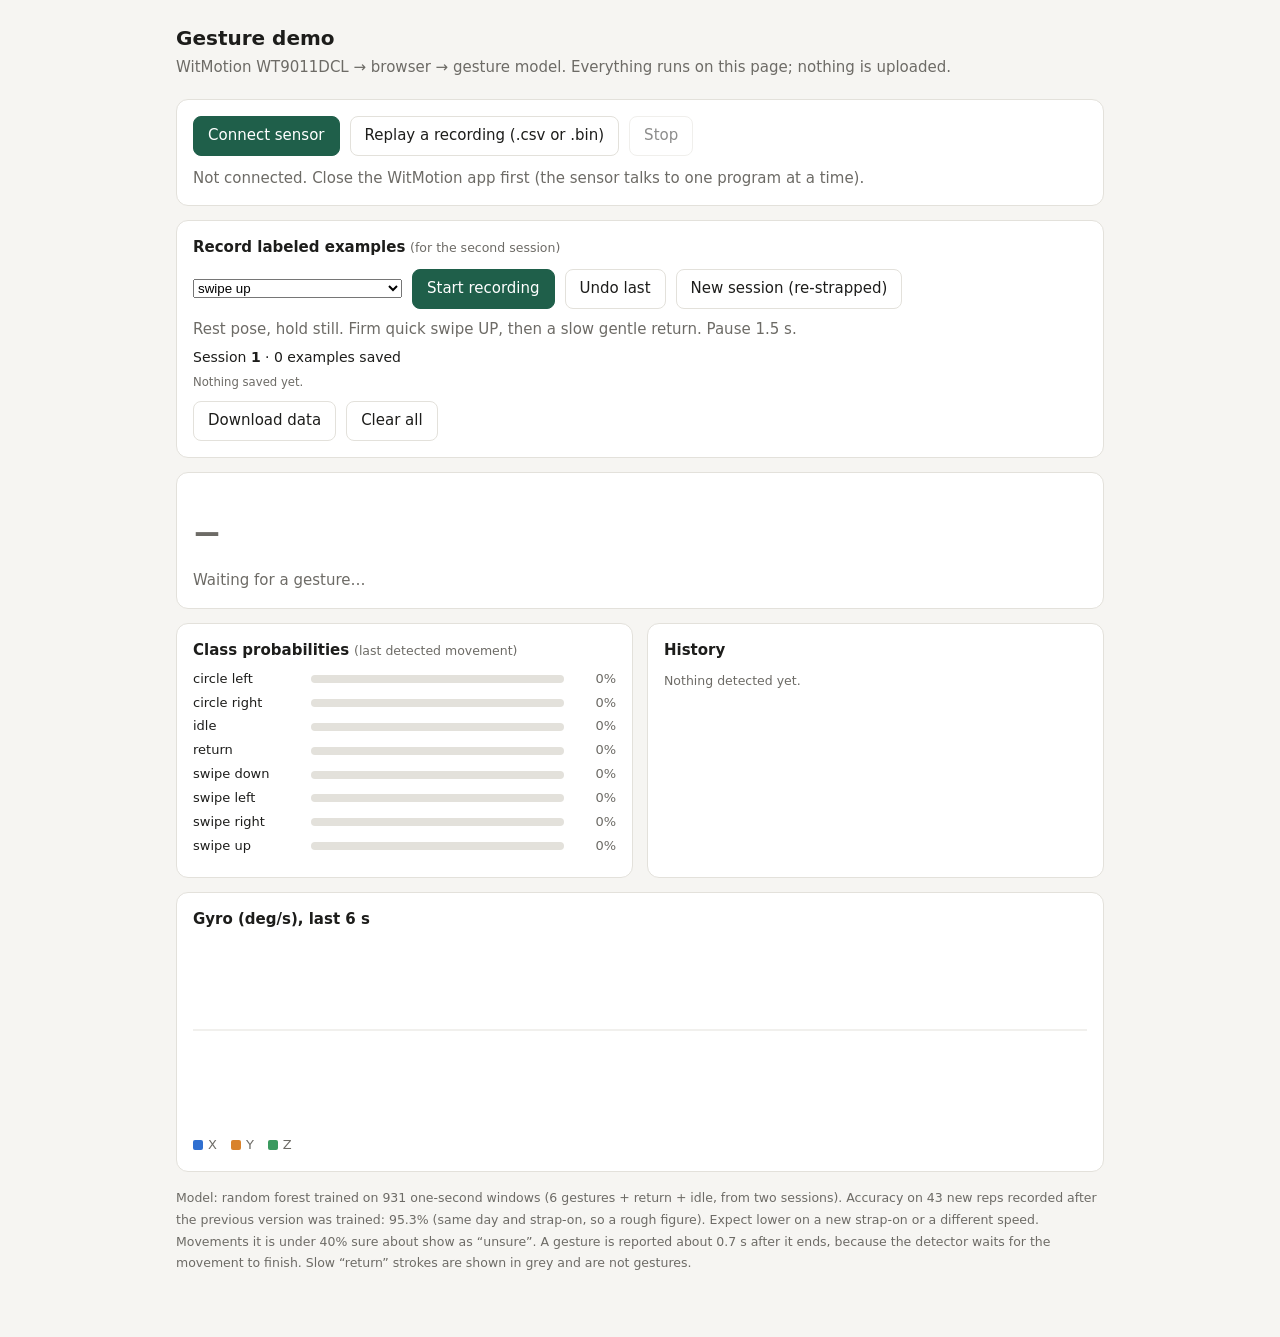
<file: gestures/gesture_demo.html>
<!DOCTYPE html>
<html lang="en">
<head>
<meta charset="utf-8">
<meta name="viewport" content="width=device-width, initial-scale=1">
<title>Gesture demo – WT9011DCL</title>
<style>
  :root { --bg:#f6f5f2; --card:#fff; --ink:#1d1d1b; --mute:#6d6b66; --line:#e3e1db; --acc:#1f5f4a; --warn:#a4491f; }
  @media (prefers-color-scheme: dark) { :root { --bg:#161614; --card:#1f1f1c; --ink:#efede8; --mute:#9a978f; --line:#34332f; --acc:#6fc4a3; --warn:#e08a5a; } }
  * { box-sizing: border-box; }
  body { margin:0; background:var(--bg); color:var(--ink); font:15px/1.45 system-ui, -apple-system, Segoe UI, sans-serif; }
  main { max-width:960px; margin:0 auto; padding:24px 16px 48px; }
  h1 { font-size:20px; margin:0 0 4px; }
  .sub { color:var(--mute); margin:0 0 20px; }
  .card { background:var(--card); border:1px solid var(--line); border-radius:12px; padding:16px; margin-bottom:14px; }
  .row { display:flex; gap:10px; flex-wrap:wrap; align-items:center; }
  button, .file { font:inherit; border:1px solid var(--line); background:var(--card); color:var(--ink); padding:8px 14px; border-radius:8px; cursor:pointer; }
  button.primary { background:var(--acc); border-color:var(--acc); color:#fff; }
  button:disabled { opacity:.5; cursor:default; }
  .status { color:var(--mute); }
  .status b { color:var(--ink); font-weight:600; }
  .warn { color:var(--warn); }
  #gesture { font-size:56px; font-weight:700; letter-spacing:-.02em; min-height:68px; }
  #gesture.idle { color:var(--mute); font-weight:500; }
  #conf { color:var(--mute); min-height:22px; }
  .grid { display:grid; grid-template-columns:1fr 1fr; gap:14px; }
  @media (max-width:700px) { .grid { grid-template-columns:1fr; } }
  .bar { display:grid; grid-template-columns:110px 1fr 44px; gap:8px; align-items:center; margin:5px 0; font-size:13px; }
  .bar .t { background:var(--line); height:8px; border-radius:4px; overflow:hidden; }
  .bar .t i { display:block; height:100%; width:0; background:var(--acc); }
  .bar span:last-child { text-align:right; color:var(--mute); font-variant-numeric:tabular-nums; }
  canvas { width:100%; height:200px; display:block; }
  .legend { display:flex; gap:14px; color:var(--mute); font-size:13px; margin-top:6px; }
  .legend i { display:inline-block; width:10px; height:10px; border-radius:2px; margin-right:5px; vertical-align:-1px; }
  ol { margin:0; padding-left:22px; } li { margin:2px 0; } li.dim { color:var(--mute); }
  small { color:var(--mute); }
</style>
</head>
<body>
<main>
  <h1>Gesture demo</h1>
  <p class="sub">WitMotion WT9011DCL → browser → gesture model. Everything runs on this page; nothing is uploaded.</p>

  <div class="card">
    <div class="row">
      <button class="primary" id="connect">Connect sensor</button>
      <label class="file">Replay a recording (.csv or .bin)<input type="file" id="replay" accept=".csv,.bin" hidden></label>
      <button id="stop" disabled>Stop</button>
    </div>
    <p class="status" id="status" style="margin:12px 0 0">Not connected. Close the WitMotion app first (the sensor talks to one program at a time).</p>
  </div>


  <div class="card" id="rec">
    <b>Record labeled examples</b> <small>(for the second session)</small>
    <div class="row" style="margin-top:10px">
      <select id="recLabel">
        <option value="swipe_up">swipe up</option><option value="swipe_down">swipe down</option>
        <option value="swipe_left">swipe left</option><option value="swipe_right">swipe right</option>
        <option value="circle_right">circle right</option><option value="circle_left">circle left</option>
        <option value="other">other movement (not a gesture)</option>
      </select>
      <button id="recToggle" class="primary">Start recording</button>
      <button id="recUndo">Undo last</button>
      <button id="recSession">New session (re-strapped)</button>
    </div>
    <p id="recHint" class="status" style="margin:10px 0 6px"></p>
    <div id="recCounts" style="font-size:14px"></div>
    <div class="row" style="margin-top:10px">
      <button id="recDownload">Download data</button>
      <button id="recClear">Clear all</button>
      <small id="recNote"></small>
    </div>
  </div>

  <div class="card">
    <div id="gesture" class="idle">–</div>
    <div id="conf">Waiting for a gesture…</div>
  </div>

  <div class="grid">
    <div class="card"><b>Class probabilities</b> <small>(last detected movement)</small><div id="bars" style="margin-top:8px"></div></div>
    <div class="card"><b>History</b><ol id="hist" style="margin-top:8px"></ol><small id="histEmpty">Nothing detected yet.</small></div>
  </div>

  <div class="card">
    <b>Gyro (deg/s), last 6 s</b>
    <canvas id="plot" width="900" height="200"></canvas>
    <div class="legend"><span><i style="background:#2f6fd0"></i>X</span><span><i style="background:#d9822b"></i>Y</span><span><i style="background:#3a9a5f"></i>Z</span></div>
  </div>

  <p><small>Model: random forest trained on 931 one-second windows (6 gestures + return + idle, from two sessions). Accuracy on 43 new reps recorded after the previous version was trained: 95.3% (same day and strap-on, so a rough figure). Expect lower on a new strap-on or a different speed. Movements it is under 40% sure about show as “unsure”. A gesture is reported about 0.7 s after it ends, because the detector waits for the movement to finish. Slow “return” strokes are shown in grey and are not gestures.</small></p>
</main>

<script>
const MODEL = {"classes":["circle_left","circle_right","idle","return","swipe_down","swipe_left","swipe_right","swipe_up"],"trees":[{"f":[3,20,-2,49,-2,-2,13,46,5,9,29,-2,35,-2,-2,35,-2,3,-2,51,-2,-2,28,54,-2,-2,12,10,58,-2,-2,-2,12,-2,-2,19,-2,-2,11,20,56,30,-2,-2,-2,29,9,-2,-2,-2,13,41,4,5,-2,-2,-2,6,-2,-2,56,37,24,52,-2,5,-2,54,-2,48,-2,-2,61,-2,-2,14,-2,31,-2,51,-2,-2,-2],"t":[-49.62949,-77.789501,-2.0,0.07,-2.0,-2.0,59.361691,51.286999,6.06719,0.115179,-34.087999,-2.0,82.367001,-2.0,-2.0,163.757,-2.0,-26.830736,-2.0,0.495,-2.0,-2.0,6.9275,0.89,-2.0,-2.0,35.526698,0.025321,0.145,-2.0,-2.0,-2.0,50.867506,-2.0,-2.0,-13.123,-2.0,-2.0,91.724022,-140.533501,0.5,25.5815,-2.0,-2.0,-2.0,157.806496,0.273593,-2.0,-2.0,-2.0,148.108078,0.2435,7.92176,15.48522,-2.0,-2.0,-2.0,38.548906,-2.0,-2.0,0.62,767.151001,6.5545,0.265,-2.0,-21.383965,-2.0,0.725,-2.0,0.475,-2.0,-2.0,0.515,-2.0,-2.0,9.606136,-2.0,5.6525,-2.0,0.39,-2.0,-2.0,-2.0],"l":[1,2,-1,4,-1,-1,7,8,9,10,11,-1,13,-1,-1,16,-1,18,-1,20,-1,-1,23,24,-1,-1,27,28,29,-1,-1,-1,33,-1,-1,36,-1,-1,39,40,41,42,-1,-1,-1,46,47,-1,-1,-1,51,52,53,54,-1,-1,-1,58,-1,-1,61,62,63,64,-1,66,-1,68,-1,70,-1,-1,73,-1,-1,76,-1,78,-1,80,-1,-1,-1],"r":[6,3,-1,5,-1,-1,38,35,22,15,12,-1,14,-1,-1,17,-1,19,-1,21,-1,-1,26,25,-1,-1,32,31,30,-1,-1,-1,34,-1,-1,37,-1,-1,50,45,44,43,-1,-1,-1,49,48,-1,-1,-1,60,57,56,55,-1,-1,-1,59,-1,-1,82,75,72,65,-1,67,-1,69,-1,71,-1,-1,74,-1,-1,77,-1,79,-1,81,-1,-1,-1],"v":[null,null,[0.0,0.0,0.0,0.0,1.0,0.0,0.0,0.0],null,[0.0,0.0,0.0,1.0,0.0,0.0,0.0,0.0],[1.0,0.0,0.0,0.0,0.0,0.0,0.0,0.0],null,null,null,null,null,[0.0,0.0,0.0,1.0,0.0,0.0,0.0,0.0],null,[0.0,0.0,1.0,0.0,0.0,0.0,0.0,0.0],[0.0,0.0,0.0,1.0,0.0,0.0,0.0,0.0],null,[0.0,0.0,0.0,1.0,0.0,0.0,0.0,0.0],null,[0.0,0.0,0.0,0.0,1.0,0.0,0.0,0.0],null,[0.0,1.0,0.0,0.0,0.0,0.0,0.0,0.0],[0.0,0.0,0.0,0.0,0.0,0.0,0.0,1.0],null,null,[0.0,0.0,1.0,0.0,0.0,0.0,0.0,0.0],[0.0,0.0,0.0,1.0,0.0,0.0,0.0,0.0],null,null,null,[0.0,0.0,1.0,0.0,0.0,0.0,0.0,0.0],[0.0,0.0,0.0,1.0,0.0,0.0,0.0,0.0],[0.0,0.0,0.0,1.0,0.0,0.0,0.0,0.0],null,[0.0,0.0,0.0,0.0,0.0,0.0,0.0,1.0],[1.0,0.0,0.0,0.0,0.0,0.0,0.0,0.0],null,[0.0,0.0,0.0,0.0,0.0,0.0,0.0,1.0],[0.0,0.0,0.0,1.0,0.0,0.0,0.0,0.0],null,null,null,null,[0.0,0.0,0.0,0.0,0.0,1.0,0.0,0.0],[1.0,0.0,0.0,0.0,0.0,0.0,0.0,0.0],[0.0,0.0,0.0,0.0,0.0,0.0,1.0,0.0],null,null,[1.0,0.0,0.0,0.0,0.0,0.0,0.0,0.0],[0.0,0.0,0.0,0.0,0.0,0.0,1.0,0.0],[0.0,0.0,0.0,0.0,0.0,1.0,0.0,0.0],null,null,null,null,[0.0,0.0,0.0,0.0,1.0,0.0,0.0,0.0],[0.0,1.0,0.0,0.0,0.0,0.0,0.0,0.0],[1.0,0.0,0.0,0.0,0.0,0.0,0.0,0.0],null,[0.0,0.0,0.0,0.0,0.0,0.0,0.0,1.0],[1.0,0.0,0.0,0.0,0.0,0.0,0.0,0.0],null,null,null,null,[1.0,0.0,0.0,0.0,0.0,0.0,0.0,0.0],null,[1.0,0.0,0.0,0.0,0.0,0.0,0.0,0.0],null,[0.0,1.0,0.0,0.0,0.0,0.0,0.0,0.0],null,[1.0,0.0,0.0,0.0,0.0,0.0,0.0,0.0],[0.0,1.0,0.0,0.0,0.0,0.0,0.0,0.0],null,[0.0,1.0,0.0,0.0,0.0,0.0,0.0,0.0],[1.0,0.0,0.0,0.0,0.0,0.0,0.0,0.0],null,[0.0,0.0,0.0,0.0,0.0,0.0,1.0,0.0],null,[1.0,0.0,0.0,0.0,0.0,0.0,0.0,0.0],null,[0.0,1.0,0.0,0.0,0.0,0.0,0.0,0.0],[0.0,0.0,0.0,0.0,0.0,1.0,0.0,0.0],[1.0,0.0,0.0,0.0,0.0,0.0,0.0,0.0]]},{"f":[16,41,19,4,26,-2,8,-2,-2,46,1,-2,-2,30,8,41,-2,-2,29,-2,-2,-2,20,37,-2,56,-2,-2,5,16,17,-2,-2,38,62,41,57,-2,-2,-2,-2,-2,9,13,-2,-2,59,48,-2,-2,-2,35,36,-2,14,-2,-2,56,-2,-2,13,27,-2,-2,37,10,5,-2,-2,20,29,-2,-2,32,37,39,-2,-2,-2,2,-2,-2,-2],"t":[-0.499,0.274,-219.848495,-12.28211,2.031,-2.0,0.513967,-2.0,-2.0,-43.8195,0.10789,-2.0,-2.0,33.036001,0.99332,-0.6075,-2.0,-2.0,515.289505,-2.0,-2.0,-2.0,-123.778996,231.689499,-2.0,0.5,-2.0,-2.0,42.948629,-1.29,-0.41,-2.0,-2.0,41.929499,0.74,0.0005,0.42,-2.0,-2.0,-2.0,-2.0,-2.0,0.159184,67.140413,-2.0,-2.0,0.465,0.72,-2.0,-2.0,-2.0,220.550499,118.927002,-2.0,7.858934,-2.0,-2.0,0.355,-2.0,-2.0,5.359089,56.183002,-2.0,-2.0,148.284996,0.02266,32.739889,-2.0,-2.0,-82.062,63.629501,-2.0,-2.0,0.177,53.6805,3.7765,-2.0,-2.0,-2.0,1.00283,-2.0,-2.0,-2.0],"l":[1,2,3,4,5,-1,7,-1,-1,10,11,-1,-1,14,15,16,-1,-1,19,-1,-1,-1,23,24,-1,26,-1,-1,29,30,31,-1,-1,34,35,36,37,-1,-1,-1,-1,-1,43,44,-1,-1,47,48,-1,-1,-1,52,53,-1,55,-1,-1,58,-1,-1,61,62,-1,-1,65,66,67,-1,-1,70,71,-1,-1,74,75,76,-1,-1,-1,80,-1,-1,-1],"r":[60,51,22,9,6,-1,8,-1,-1,13,12,-1,-1,21,18,17,-1,-1,20,-1,-1,-1,28,25,-1,27,-1,-1,42,33,32,-1,-1,41,40,39,38,-1,-1,-1,-1,-1,46,45,-1,-1,50,49,-1,-1,-1,57,54,-1,56,-1,-1,59,-1,-1,64,63,-1,-1,82,69,68,-1,-1,73,72,-1,-1,79,78,77,-1,-1,-1,81,-1,-1,-1],"v":[null,null,null,null,null,[0.0,0.0,0.0,0.0,0.0,0.0,1.0,0.0],null,[0.0,0.0,0.0,0.0,1.0,0.0,0.0,0.0],[0.0,1.0,0.0,0.0,0.0,0.0,0.0,0.0],null,null,[0.0,0.0,0.0,0.0,1.0,0.0,0.0,0.0],[1.0,0.0,0.0,0.0,0.0,0.0,0.0,0.0],null,null,null,[0.0,0.0,0.0,0.0,1.0,0.0,0.0,0.0],[1.0,0.0,0.0,0.0,0.0,0.0,0.0,0.0],null,[0.0,0.0,0.0,0.0,0.0,0.0,1.0,0.0],[0.0,0.0,0.0,0.0,0.0,1.0,0.0,0.0],[1.0,0.0,0.0,0.0,0.0,0.0,0.0,0.0],null,null,[0.0,0.0,0.0,0.0,1.0,0.0,0.0,0.0],null,[0.0,0.0,0.0,0.0,0.0,1.0,0.0,0.0],[0.0,0.0,0.0,0.0,0.0,0.0,1.0,0.0],null,null,null,[0.0,0.0,0.0,0.0,0.0,0.0,1.0,0.0],[0.0,0.0,1.0,0.0,0.0,0.0,0.0,0.0],null,null,null,null,[0.0,0.0,1.0,0.0,0.0,0.0,0.0,0.0],[0.0,0.0,0.0,0.0,1.0,0.0,0.0,0.0],[0.0,1.0,0.0,0.0,0.0,0.0,0.0,0.0],[0.0,0.0,0.0,1.0,0.0,0.0,0.0,0.0],[1.0,0.0,0.0,0.0,0.0,0.0,0.0,0.0],null,null,[0.0,0.0,0.0,1.0,0.0,0.0,0.0,0.0],[0.0,0.0,0.0,0.0,0.0,1.0,0.0,0.0],null,null,[0.0,0.0,0.0,0.0,0.0,1.0,0.0,0.0],[0.0,0.0,0.0,1.0,0.0,0.0,0.0,0.0],[0.0,0.0,0.0,0.0,0.0,1.0,0.0,0.0],null,null,[0.0,0.0,0.0,1.0,0.0,0.0,0.0,0.0],null,[0.0,0.0,0.0,0.0,0.0,0.0,1.0,0.0],[1.0,0.0,0.0,0.0,0.0,0.0,0.0,0.0],null,[1.0,0.0,0.0,0.0,0.0,0.0,0.0,0.0],[0.0,0.0,0.0,0.0,0.0,0.0,0.0,1.0],null,null,[0.0,0.0,1.0,0.0,0.0,0.0,0.0,0.0],[0.0,0.0,0.0,1.0,0.0,0.0,0.0,0.0],null,null,null,[0.0,0.0,1.0,0.0,0.0,0.0,0.0,0.0],[0.0,0.0,0.0,1.0,0.0,0.0,0.0,0.0],null,null,[0.0,0.0,0.0,0.0,0.0,0.0,0.0,1.0],[0.0,1.0,0.0,0.0,0.0,0.0,0.0,0.0],null,null,null,[0.0,0.0,0.0,1.0,0.0,0.0,0.0,0.0],[0.0,0.0,1.0,0.0,0.0,0.0,0.0,0.0],[0.0,0.0,0.0,1.0,0.0,0.0,0.0,0.0],null,[0.0,0.0,0.0,1.0,0.0,0.0,0.0,0.0],[0.0,0.0,1.0,0.0,0.0,0.0,0.0,0.0],[1.0,0.0,0.0,0.0,0.0,0.0,0.0,0.0]]},{"f":[11,27,3,29,13,13,-2,24,-2,-2,-2,-2,15,8,21,-2,-2,58,33,-2,-2,-2,34,-2,8,-2,-2,12,37,35,22,14,-2,-2,-2,48,-2,-2,10,-2,-2,14,7,-2,-2,44,-2,42,-2,-2,62,39,9,-2,5,-2,-2,62,-2,-2,13,27,25,-2,-2,-2,3,11,46,-2,31,2,15,41,-2,-2,-2,-2,47,-2,-2,2,-2,5,-2,-2,16,40,-2,25,-2,-2,5,48,-2,-2,28,-2,55,-2,-2],"t":[81.215538,29.724,-7.596395,171.844498,111.81041,5.774864,-2.0,0.365,-2.0,-2.0,-2.0,-2.0,2.285507,0.054302,21.8505,-2.0,-2.0,0.85,0.676,-2.0,-2.0,-2.0,0.9945,-2.0,0.520708,-2.0,-2.0,37.845549,158.691002,177.734505,14.639,1.018659,-2.0,-2.0,-2.0,0.745,-2.0,-2.0,0.220281,-2.0,-2.0,7.368258,11.44931,-2.0,-2.0,-13.1535,-2.0,-0.0565,-2.0,-2.0,0.435,28.5315,0.443843,-2.0,-11.38488,-2.0,-2.0,0.405,-2.0,-2.0,86.645626,469.72699,0.971,-2.0,-2.0,-2.0,-12.375785,216.313034,-68.724998,-2.0,25.735499,1.02053,4.237624,-0.401,-2.0,-2.0,-2.0,-2.0,12.211,-2.0,-2.0,0.891055,-2.0,26.525255,-2.0,-2.0,-2.375,0.683,-2.0,0.6125,-2.0,-2.0,7.51617,0.61,-2.0,-2.0,114.380001,-2.0,0.825,-2.0,-2.0],"l":[1,2,3,4,5,6,-1,8,-1,-1,-1,-1,13,14,15,-1,-1,18,19,-1,-1,-1,23,-1,25,-1,-1,28,29,30,31,32,-1,-1,-1,36,-1,-1,39,-1,-1,42,43,-1,-1,46,-1,48,-1,-1,51,52,53,-1,55,-1,-1,58,-1,-1,61,62,63,-1,-1,-1,67,68,69,-1,71,72,73,74,-1,-1,-1,-1,79,-1,-1,82,-1,84,-1,-1,87,88,-1,90,-1,-1,93,94,-1,-1,97,-1,99,-1,-1],"r":[50,27,12,11,10,7,-1,9,-1,-1,-1,-1,22,17,16,-1,-1,21,20,-1,-1,-1,24,-1,26,-1,-1,41,38,35,34,33,-1,-1,-1,37,-1,-1,40,-1,-1,45,44,-1,-1,47,-1,49,-1,-1,60,57,54,-1,56,-1,-1,59,-1,-1,66,65,64,-1,-1,-1,86,81,70,-1,78,77,76,75,-1,-1,-1,-1,80,-1,-1,83,-1,85,-1,-1,92,89,-1,91,-1,-1,96,95,-1,-1,98,-1,100,-1,-1],"v":[null,null,null,null,null,null,[0.0,0.0,1.0,0.0,0.0,0.0,0.0,0.0],null,[0.0,0.0,0.0,1.0,0.0,0.0,0.0,0.0],[0.0,0.0,0.0,0.0,0.0,1.0,0.0,0.0],[0.0,0.0,0.0,0.0,0.0,0.0,1.0,0.0],[0.0,0.0,0.0,0.0,0.0,1.0,0.0,0.0],null,null,null,[0.0,0.0,1.0,0.0,0.0,0.0,0.0,0.0],[0.0,0.0,0.0,1.0,0.0,0.0,0.0,0.0],null,null,[0.0,0.0,0.0,1.0,0.0,0.0,0.0,0.0],[0.0,0.0,0.0,0.0,0.0,0.0,1.0,0.0],[0.0,0.0,1.0,0.0,0.0,0.0,0.0,0.0],null,[0.0,0.0,1.0,0.0,0.0,0.0,0.0,0.0],null,[0.0,0.0,0.0,1.0,0.0,0.0,0.0,0.0],[0.0,0.0,0.0,0.0,0.0,1.0,0.0,0.0],null,null,null,null,null,[0.0,0.0,1.0,0.0,0.0,0.0,0.0,0.0],[0.0,0.0,0.0,1.0,0.0,0.0,0.0,0.0],[0.0,0.0,1.0,0.0,0.0,0.0,0.0,0.0],null,[0.0,1.0,0.0,0.0,0.0,0.0,0.0,0.0],[0.0,0.0,0.0,0.0,0.0,0.0,0.0,1.0],null,[0.0,0.0,0.0,0.0,0.0,0.0,1.0,0.0],[0.0,0.0,0.0,0.0,0.0,1.0,0.0,0.0],null,null,[0.0,0.0,0.0,0.0,0.0,0.0,1.0,0.0],[0.0,0.0,0.0,0.0,0.0,1.0,0.0,0.0],null,[0.0,0.0,0.0,0.0,1.0,0.0,0.0,0.0],null,[1.0,0.0,0.0,0.0,0.0,0.0,0.0,0.0],[0.0,0.0,0.0,0.0,0.0,1.0,0.0,0.0],null,null,null,[1.0,0.0,0.0,0.0,0.0,0.0,0.0,0.0],null,[1.0,0.0,0.0,0.0,0.0,0.0,0.0,0.0],[0.0,0.0,0.0,0.0,0.0,0.0,0.0,1.0],null,[0.0,0.0,0.0,0.0,0.0,0.0,1.0,0.0],[0.0,1.0,0.0,0.0,0.0,0.0,0.0,0.0],null,null,null,[0.0,0.0,0.0,0.0,1.0,0.0,0.0,0.0],[1.0,0.0,0.0,0.0,0.0,0.0,0.0,0.0],[0.0,0.0,0.0,0.0,0.0,0.0,0.0,1.0],null,null,null,[0.0,0.0,0.0,0.0,1.0,0.0,0.0,0.0],null,null,null,null,[1.0,0.0,0.0,0.0,0.0,0.0,0.0,0.0],[0.0,1.0,0.0,0.0,0.0,0.0,0.0,0.0],[1.0,0.0,0.0,0.0,0.0,0.0,0.0,0.0],[0.0,1.0,0.0,0.0,0.0,0.0,0.0,0.0],null,[0.0,0.0,0.0,0.0,0.0,1.0,0.0,0.0],[0.0,1.0,0.0,0.0,0.0,0.0,0.0,0.0],null,[0.0,0.0,0.0,0.0,1.0,0.0,0.0,0.0],null,[1.0,0.0,0.0,0.0,0.0,0.0,0.0,0.0],[0.0,0.0,0.0,0.0,0.0,1.0,0.0,0.0],null,null,[0.0,1.0,0.0,0.0,0.0,0.0,0.0,0.0],null,[0.0,1.0,0.0,0.0,0.0,0.0,0.0,0.0],[1.0,0.0,0.0,0.0,0.0,0.0,0.0,0.0],null,null,[1.0,0.0,0.0,0.0,0.0,0.0,0.0,0.0],[0.0,1.0,0.0,0.0,0.0,0.0,0.0,0.0],null,[0.0,1.0,0.0,0.0,0.0,0.0,0.0,0.0],null,[1.0,0.0,0.0,0.0,0.0,0.0,0.0,0.0],[0.0,1.0,0.0,0.0,0.0,0.0,0.0,0.0]]},{"f":[46,38,10,-2,1,-2,-2,40,-2,-2,11,5,-2,18,29,0,24,-2,-2,0,-2,47,-2,-2,39,-2,-2,12,46,3,-2,21,-2,5,-2,-2,-2,37,29,12,-2,-2,44,-2,13,-2,-2,-2,50,3,53,-2,43,-2,-2,58,-2,-2,37,31,55,57,-2,-2,-2,-2,61,29,-2,-2,62,33,-2,-2,6,-2,-2],"t":[-49.713499,73.050999,0.33053,-2.0,0.10145,-2.0,-2.0,-0.0385,-2.0,-2.0,86.535355,-59.842245,-2.0,0.566,170.104996,-0.01375,-0.006,-2.0,-2.0,0.0122,-2.0,-2.4965,-2.0,-2.0,29.297999,-2.0,-2.0,8.939999,33.63,-28.126541,-2.0,-52.124001,-2.0,43.674351,-2.0,-2.0,-2.0,171.905502,9.277,14.632445,-2.0,-2.0,-67.138502,-2.0,71.491491,-2.0,-2.0,-2.0,0.46,8.443905,0.49,-2.0,-6.256,-2.0,-2.0,0.525,-2.0,-2.0,413.147003,30.388,0.175,0.555,-2.0,-2.0,-2.0,-2.0,0.495,971.771515,-2.0,-2.0,0.62,7.7925,-2.0,-2.0,26.87508,-2.0,-2.0],"l":[1,2,3,-1,5,-1,-1,8,-1,-1,11,12,-1,14,15,16,17,-1,-1,20,-1,22,-1,-1,25,-1,-1,28,29,30,-1,32,-1,34,-1,-1,-1,38,39,40,-1,-1,43,-1,45,-1,-1,-1,49,50,51,-1,53,-1,-1,56,-1,-1,59,60,61,62,-1,-1,-1,-1,67,68,-1,-1,71,72,-1,-1,75,-1,-1],"r":[10,7,4,-1,6,-1,-1,9,-1,-1,48,13,-1,27,24,19,18,-1,-1,21,-1,23,-1,-1,26,-1,-1,37,36,31,-1,33,-1,35,-1,-1,-1,47,42,41,-1,-1,44,-1,46,-1,-1,-1,58,55,52,-1,54,-1,-1,57,-1,-1,66,65,64,63,-1,-1,-1,-1,70,69,-1,-1,74,73,-1,-1,76,-1,-1],"v":[null,null,null,[0.0,0.0,0.0,1.0,0.0,0.0,0.0,0.0],null,[0.0,0.0,0.0,0.0,1.0,0.0,0.0,0.0],[1.0,0.0,0.0,0.0,0.0,0.0,0.0,0.0],null,[1.0,0.0,0.0,0.0,0.0,0.0,0.0,0.0],[0.0,0.0,0.0,0.0,1.0,0.0,0.0,0.0],null,null,[0.0,0.0,0.0,0.0,0.0,0.0,1.0,0.0],null,null,null,null,[0.0,0.0,0.0,0.0,0.0,1.0,0.0,0.0],[0.0,0.0,0.0,1.0,0.0,0.0,0.0,0.0],null,[0.0,0.0,0.0,0.0,0.0,0.0,1.0,0.0],null,[0.0,1.0,0.0,0.0,0.0,0.0,0.0,0.0],[0.0,0.0,1.0,0.0,0.0,0.0,0.0,0.0],null,[0.0,0.0,0.0,0.0,0.0,1.0,0.0,0.0],[1.0,0.0,0.0,0.0,0.0,0.0,0.0,0.0],null,null,null,[0.0,0.0,0.0,1.0,0.0,0.0,0.0,0.0],null,[0.0,0.0,0.0,1.0,0.0,0.0,0.0,0.0],null,[0.0,0.0,1.0,0.0,0.0,0.0,0.0,0.0],[0.0,0.0,0.0,1.0,0.0,0.0,0.0,0.0],[0.0,0.0,0.0,1.0,0.0,0.0,0.0,0.0],null,null,null,[0.0,0.0,1.0,0.0,0.0,0.0,0.0,0.0],[0.0,0.0,0.0,1.0,0.0,0.0,0.0,0.0],null,[1.0,0.0,0.0,0.0,0.0,0.0,0.0,0.0],null,[0.0,0.0,0.0,1.0,0.0,0.0,0.0,0.0],[0.0,0.0,0.0,0.0,0.0,1.0,0.0,0.0],[0.0,0.0,0.0,0.0,0.0,1.0,0.0,0.0],null,null,null,[1.0,0.0,0.0,0.0,0.0,0.0,0.0,0.0],null,[0.0,1.0,0.0,0.0,0.0,0.0,0.0,0.0],[1.0,0.0,0.0,0.0,0.0,0.0,0.0,0.0],null,[0.0,1.0,0.0,0.0,0.0,0.0,0.0,0.0],[0.0,0.0,0.0,0.0,0.0,0.0,0.0,1.0],null,null,null,null,[0.0,1.0,0.0,0.0,0.0,0.0,0.0,0.0],[1.0,0.0,0.0,0.0,0.0,0.0,0.0,0.0],[1.0,0.0,0.0,0.0,0.0,0.0,0.0,0.0],[0.0,1.0,0.0,0.0,0.0,0.0,0.0,0.0],null,null,[0.0,1.0,0.0,0.0,0.0,0.0,0.0,0.0],[0.0,0.0,0.0,0.0,0.0,1.0,0.0,0.0],null,null,[1.0,0.0,0.0,0.0,0.0,0.0,0.0,0.0],[0.0,0.0,0.0,0.0,0.0,1.0,0.0,0.0],null,[1.0,0.0,0.0,0.0,0.0,0.0,0.0,0.0],[0.0,1.0,0.0,0.0,0.0,0.0,0.0,0.0]]},{"f":[4,34,-2,18,-2,25,-2,-2,3,18,61,-2,-2,-2,8,35,37,-2,-2,37,-2,-2,50,14,9,33,-2,28,-2,-2,30,-2,-2,-2,38,63,21,-2,22,-2,-2,52,59,-2,5,44,33,-2,-2,-2,38,-2,-2,-2,6,63,-2,-2,7,61,49,15,-2,-2,-2,21,-2,12,-2,-2,37,-2,-2],"t":[-36.296385,1.9585,-2.0,-0.211,-2.0,0.7385,-2.0,-2.0,-49.62949,0.472,0.565,-2.0,-2.0,-2.0,0.181875,32.715,50.536999,-2.0,-2.0,11.5965,-2.0,-2.0,0.455,21.322799,0.314306,0.486,-2.0,86.425999,-2.0,-2.0,37.883499,-2.0,-2.0,-2.0,27.993501,0.615,-315.673996,-2.0,-11.3545,-2.0,-2.0,0.785,0.41,-2.0,84.988106,-20.7825,0.4445,-2.0,-2.0,-2.0,13.7765,-2.0,-2.0,-2.0,4.87051,0.435,-2.0,-2.0,16.00024,0.485,0.35,6.059368,-2.0,-2.0,-2.0,-111.358501,-2.0,42.491909,-2.0,-2.0,875.182999,-2.0,-2.0],"l":[1,2,-1,4,-1,6,-1,-1,9,10,11,-1,-1,-1,15,16,17,-1,-1,20,-1,-1,23,24,25,26,-1,28,-1,-1,31,-1,-1,-1,35,36,37,-1,39,-1,-1,42,43,-1,45,46,47,-1,-1,-1,51,-1,-1,-1,55,56,-1,-1,59,60,61,62,-1,-1,-1,66,-1,68,-1,-1,71,-1,-1],"r":[8,3,-1,5,-1,7,-1,-1,14,13,12,-1,-1,-1,22,19,18,-1,-1,21,-1,-1,34,33,30,27,-1,29,-1,-1,32,-1,-1,-1,54,41,38,-1,40,-1,-1,53,44,-1,50,49,48,-1,-1,-1,52,-1,-1,-1,58,57,-1,-1,70,65,64,63,-1,-1,-1,67,-1,69,-1,-1,72,-1,-1],"v":[null,null,[0.0,0.0,0.0,0.0,0.0,0.0,1.0,0.0],null,[0.0,1.0,0.0,0.0,0.0,0.0,0.0,0.0],null,[0.0,1.0,0.0,0.0,0.0,0.0,0.0,0.0],[1.0,0.0,0.0,0.0,0.0,0.0,0.0,0.0],null,null,null,[0.0,0.0,0.0,0.0,1.0,0.0,0.0,0.0],[1.0,0.0,0.0,0.0,0.0,0.0,0.0,0.0],[0.0,0.0,0.0,1.0,0.0,0.0,0.0,0.0],null,null,null,[0.0,0.0,1.0,0.0,0.0,0.0,0.0,0.0],[0.0,0.0,0.0,1.0,0.0,0.0,0.0,0.0],null,[0.0,0.0,1.0,0.0,0.0,0.0,0.0,0.0],[0.0,0.0,0.0,1.0,0.0,0.0,0.0,0.0],null,null,null,null,[0.0,0.0,0.0,1.0,0.0,0.0,0.0,0.0],null,[0.0,0.0,0.0,0.0,0.0,1.0,0.0,0.0],[1.0,0.0,0.0,0.0,0.0,0.0,0.0,0.0],null,[0.0,0.0,0.0,0.0,0.0,0.0,1.0,0.0],[1.0,0.0,0.0,0.0,0.0,0.0,0.0,0.0],[0.0,0.0,0.0,0.0,0.0,0.0,0.0,1.0],null,null,null,[0.0,0.0,0.0,0.0,0.0,0.0,1.0,0.0],null,[1.0,0.0,0.0,0.0,0.0,0.0,0.0,0.0],[0.0,0.0,0.0,0.0,0.0,1.0,0.0,0.0],null,null,[0.0,0.0,0.0,1.0,0.0,0.0,0.0,0.0],null,null,null,[0.0,0.0,0.0,0.0,0.0,1.0,0.0,0.0],[0.0,0.0,0.0,1.0,0.0,0.0,0.0,0.0],[0.0,0.0,0.0,0.0,0.0,1.0,0.0,0.0],null,[0.0,0.0,0.0,1.0,0.0,0.0,0.0,0.0],[0.0,0.0,0.0,0.0,0.0,1.0,0.0,0.0],[0.0,0.0,0.0,1.0,0.0,0.0,0.0,0.0],null,null,[0.0,0.0,0.0,0.0,1.0,0.0,0.0,0.0],[1.0,0.0,0.0,0.0,0.0,0.0,0.0,0.0],null,null,null,null,[0.0,1.0,0.0,0.0,0.0,0.0,0.0,0.0],[1.0,0.0,0.0,0.0,0.0,0.0,0.0,0.0],[1.0,0.0,0.0,0.0,0.0,0.0,0.0,0.0],null,[1.0,0.0,0.0,0.0,0.0,0.0,0.0,0.0],null,[0.0,1.0,0.0,0.0,0.0,0.0,0.0,0.0],[0.0,0.0,0.0,1.0,0.0,0.0,0.0,0.0],null,[0.0,1.0,0.0,0.0,0.0,0.0,0.0,0.0],[0.0,0.0,0.0,0.0,0.0,1.0,0.0,0.0]]},{"f":[36,3,32,37,19,-2,-2,-2,32,-2,-2,-2,5,16,-2,-2,41,22,35,-2,-2,29,-2,56,-2,4,-2,-2,35,32,30,35,31,52,57,-2,32,-2,-2,-2,-2,4,-2,-2,57,-2,-2,40,30,36,-2,-2,-2,20,37,36,-2,-2,-2,-2,54,20,53,39,-2,54,-2,-2,27,-2,-2,37,14,2,-2,48,-2,-2,29,-2,-2,-2,3,2,-2,-2,44,4,-2,-2,-2],"t":[34.729,33.936775,1.0025,64.423,-57.922501,-2.0,-2.0,-2.0,1.819,-2.0,-2.0,-2.0,-53.046249,-0.5385,-2.0,-2.0,-0.7775,-28.891,160.003502,-2.0,-2.0,44.738501,-2.0,0.575,-2.0,-17.834165,-2.0,-2.0,233.246002,0.937,45.596001,177.734505,26.0955,0.81,0.685,-2.0,0.7665,-2.0,-2.0,-2.0,-2.0,-17.378255,-2.0,-2.0,0.36,-2.0,-2.0,-0.0105,42.748001,148.712002,-2.0,-2.0,-2.0,-6.3475,170.104996,83.007999,-2.0,-2.0,-2.0,-2.0,0.545,-217.804001,0.495,26.726999,-2.0,0.015,-2.0,-2.0,142.059502,-2.0,-2.0,728.912506,17.6434,0.872525,-2.0,0.37,-2.0,-2.0,21.057,-2.0,-2.0,-2.0,9.444895,0.974465,-2.0,-2.0,71.227999,-39.36887,-2.0,-2.0,-2.0],"l":[1,2,3,4,5,-1,-1,-1,9,-1,-1,-1,13,14,-1,-1,17,18,19,-1,-1,22,-1,24,-1,26,-1,-1,29,30,31,32,33,34,35,-1,37,-1,-1,-1,-1,42,-1,-1,45,-1,-1,48,49,50,-1,-1,-1,54,55,56,-1,-1,-1,-1,61,62,63,64,-1,66,-1,-1,69,-1,-1,72,73,74,-1,76,-1,-1,79,-1,-1,-1,83,84,-1,-1,87,88,-1,-1,-1],"r":[12,11,8,7,6,-1,-1,-1,10,-1,-1,-1,16,15,-1,-1,28,21,20,-1,-1,23,-1,25,-1,27,-1,-1,60,47,44,41,40,39,36,-1,38,-1,-1,-1,-1,43,-1,-1,46,-1,-1,53,52,51,-1,-1,-1,59,58,57,-1,-1,-1,-1,82,71,68,65,-1,67,-1,-1,70,-1,-1,81,78,75,-1,77,-1,-1,80,-1,-1,-1,86,85,-1,-1,90,89,-1,-1,-1],"v":[null,null,null,null,null,[0.0,0.0,0.0,1.0,0.0,0.0,0.0,0.0],[0.0,0.0,1.0,0.0,0.0,0.0,0.0,0.0],[0.0,0.0,0.0,1.0,0.0,0.0,0.0,0.0],null,[0.0,0.0,0.0,0.0,0.0,1.0,0.0,0.0],[0.0,0.0,0.0,0.0,0.0,0.0,1.0,0.0],[0.0,0.0,0.0,1.0,0.0,0.0,0.0,0.0],null,null,[0.0,0.0,0.0,0.0,0.0,0.0,1.0,0.0],[0.0,0.0,0.0,1.0,0.0,0.0,0.0,0.0],null,null,null,[0.0,0.0,0.0,1.0,0.0,0.0,0.0,0.0],[0.0,0.0,0.0,0.0,1.0,0.0,0.0,0.0],null,[0.0,0.0,0.0,1.0,0.0,0.0,0.0,0.0],null,[0.0,0.0,0.0,0.0,1.0,0.0,0.0,0.0],null,[0.0,1.0,0.0,0.0,0.0,0.0,0.0,0.0],[1.0,0.0,0.0,0.0,0.0,0.0,0.0,0.0],null,null,null,null,null,null,null,[0.0,0.0,0.0,1.0,0.0,0.0,0.0,0.0],null,[0.0,0.0,0.0,1.0,0.0,0.0,0.0,0.0],[0.0,0.0,0.0,0.0,0.0,1.0,0.0,0.0],[0.0,0.0,1.0,0.0,0.0,0.0,0.0,0.0],[0.0,0.0,0.0,0.0,0.0,1.0,0.0,0.0],null,[0.0,0.0,0.0,0.0,0.0,0.0,0.0,1.0],[0.0,1.0,0.0,0.0,0.0,0.0,0.0,0.0],null,[0.0,0.0,0.0,0.0,0.0,0.0,0.0,1.0],[1.0,0.0,0.0,0.0,0.0,0.0,0.0,0.0],null,null,null,[0.0,1.0,0.0,0.0,0.0,0.0,0.0,0.0],[0.0,0.0,0.0,0.0,1.0,0.0,0.0,0.0],[1.0,0.0,0.0,0.0,0.0,0.0,0.0,0.0],null,null,null,[0.0,0.0,0.0,1.0,0.0,0.0,0.0,0.0],[0.0,0.0,0.0,0.0,0.0,1.0,0.0,0.0],[0.0,0.0,0.0,0.0,0.0,1.0,0.0,0.0],[0.0,0.0,0.0,1.0,0.0,0.0,0.0,0.0],null,null,null,null,[1.0,0.0,0.0,0.0,0.0,0.0,0.0,0.0],null,[0.0,0.0,0.0,0.0,0.0,1.0,0.0,0.0],[0.0,0.0,0.0,0.0,0.0,0.0,1.0,0.0],null,[0.0,0.0,0.0,0.0,1.0,0.0,0.0,0.0],[0.0,1.0,0.0,0.0,0.0,0.0,0.0,0.0],null,null,null,[0.0,1.0,0.0,0.0,0.0,0.0,0.0,0.0],null,[0.0,1.0,0.0,0.0,0.0,0.0,0.0,0.0],[1.0,0.0,0.0,0.0,0.0,0.0,0.0,0.0],null,[0.0,0.0,0.0,0.0,1.0,0.0,0.0,0.0],[1.0,0.0,0.0,0.0,0.0,0.0,0.0,0.0],[0.0,0.0,0.0,0.0,0.0,1.0,0.0,0.0],null,null,[1.0,0.0,0.0,0.0,0.0,0.0,0.0,0.0],[0.0,1.0,0.0,0.0,0.0,0.0,0.0,0.0],null,null,[1.0,0.0,0.0,0.0,0.0,0.0,0.0,0.0],[0.0,0.0,0.0,0.0,0.0,0.0,0.0,1.0],[0.0,1.0,0.0,0.0,0.0,0.0,0.0,0.0]]},{"f":[41,57,8,-2,44,-2,59,29,-2,-2,-2,46,-2,-2,46,36,19,62,26,-2,-2,-2,8,-2,-2,53,14,63,26,-2,-2,29,17,-2,10,-2,-2,8,34,-2,-2,-2,29,26,-2,12,-2,-2,56,24,33,51,16,-2,41,-2,-2,50,-2,30,-2,-2,-2,-2,-2,11,21,-2,38,-2,-2,4,-2,-2,35,28,-2,-2,5,3,-2,-2,-2],"t":[-0.7745,0.75,0.117028,-2.0,-40.802,-2.0,0.475,91.399998,-2.0,-2.0,-2.0,-35.469,-2.0,-2.0,21.9835,34.4545,-38.665998,0.985,1.266,-2.0,-2.0,-2.0,0.118614,-2.0,-2.0,0.69,10.246716,0.485,1.4265,-2.0,-2.0,152.556999,-0.4275,-2.0,0.261845,-2.0,-2.0,0.296038,1.1695,-2.0,-2.0,-2.0,300.018494,1.411,-2.0,112.024769,-2.0,-2.0,0.565,7.1905,8.4505,0.36,-3.5785,-2.0,-0.0315,-2.0,-2.0,0.63,-2.0,52.4375,-2.0,-2.0,-2.0,-2.0,-2.0,100.206669,-183.654999,-2.0,29.2925,-2.0,-2.0,-6.23873,-2.0,-2.0,177.734505,116.607498,-2.0,-2.0,-11.227105,30.77974,-2.0,-2.0,-2.0],"l":[1,2,3,-1,5,-1,7,8,-1,-1,-1,12,-1,-1,15,16,17,18,19,-1,-1,-1,23,-1,-1,26,27,28,29,-1,-1,32,33,-1,35,-1,-1,38,39,-1,-1,-1,43,44,-1,46,-1,-1,49,50,51,52,53,-1,55,-1,-1,58,-1,60,-1,-1,-1,-1,-1,66,67,-1,69,-1,-1,72,-1,-1,75,76,-1,-1,79,80,-1,-1,-1],"r":[14,11,4,-1,6,-1,10,9,-1,-1,-1,13,-1,-1,74,25,22,21,20,-1,-1,-1,24,-1,-1,65,42,31,30,-1,-1,37,34,-1,36,-1,-1,41,40,-1,-1,-1,48,45,-1,47,-1,-1,64,63,62,57,54,-1,56,-1,-1,59,-1,61,-1,-1,-1,-1,-1,71,68,-1,70,-1,-1,73,-1,-1,78,77,-1,-1,82,81,-1,-1,-1],"v":[null,null,null,[0.0,0.0,0.0,1.0,0.0,0.0,0.0,0.0],null,[0.0,0.0,0.0,1.0,0.0,0.0,0.0,0.0],null,null,[0.0,0.0,0.0,0.0,1.0,0.0,0.0,0.0],[1.0,0.0,0.0,0.0,0.0,0.0,0.0,0.0],[0.0,0.0,0.0,0.0,1.0,0.0,0.0,0.0],null,[0.0,0.0,0.0,1.0,0.0,0.0,0.0,0.0],[0.0,1.0,0.0,0.0,0.0,0.0,0.0,0.0],null,null,null,null,null,[0.0,0.0,0.0,0.0,0.0,1.0,0.0,0.0],[0.0,0.0,0.0,0.0,0.0,0.0,1.0,0.0],[0.0,0.0,0.0,1.0,0.0,0.0,0.0,0.0],null,[0.0,0.0,1.0,0.0,0.0,0.0,0.0,0.0],[0.0,0.0,0.0,1.0,0.0,0.0,0.0,0.0],null,null,null,null,[0.0,0.0,0.0,1.0,0.0,0.0,0.0,0.0],[0.0,0.0,0.0,0.0,0.0,0.0,1.0,0.0],null,null,[0.0,0.0,0.0,0.0,0.0,0.0,1.0,0.0],null,[0.0,0.0,0.0,1.0,0.0,0.0,0.0,0.0],[0.0,1.0,0.0,0.0,0.0,0.0,0.0,0.0],null,null,[0.0,0.0,0.0,0.0,0.0,1.0,0.0,0.0],[0.0,0.0,0.0,1.0,0.0,0.0,0.0,0.0],[0.0,0.0,0.0,0.0,0.0,1.0,0.0,0.0],null,null,[0.0,0.0,0.0,1.0,0.0,0.0,0.0,0.0],null,[1.0,0.0,0.0,0.0,0.0,0.0,0.0,0.0],[0.0,1.0,0.0,0.0,0.0,0.0,0.0,0.0],null,null,null,null,null,[0.0,1.0,0.0,0.0,0.0,0.0,0.0,0.0],null,[0.0,0.0,0.0,0.0,0.0,1.0,0.0,0.0],[1.0,0.0,0.0,0.0,0.0,0.0,0.0,0.0],null,[0.0,1.0,0.0,0.0,0.0,0.0,0.0,0.0],null,[1.0,0.0,0.0,0.0,0.0,0.0,0.0,0.0],[0.0,1.0,0.0,0.0,0.0,0.0,0.0,0.0],[0.0,0.0,0.0,0.0,0.0,1.0,0.0,0.0],[1.0,0.0,0.0,0.0,0.0,0.0,0.0,0.0],[1.0,0.0,0.0,0.0,0.0,0.0,0.0,0.0],null,null,[0.0,0.0,0.0,0.0,0.0,0.0,1.0,0.0],null,[0.0,0.0,0.0,1.0,0.0,0.0,0.0,0.0],[0.0,0.0,1.0,0.0,0.0,0.0,0.0,0.0],null,[0.0,1.0,0.0,0.0,0.0,0.0,0.0,0.0],[1.0,0.0,0.0,0.0,0.0,0.0,0.0,0.0],null,null,[0.0,0.0,0.0,1.0,0.0,0.0,0.0,0.0],[1.0,0.0,0.0,0.0,0.0,0.0,0.0,0.0],null,null,[0.0,1.0,0.0,0.0,0.0,0.0,0.0,0.0],[1.0,0.0,0.0,0.0,0.0,0.0,0.0,0.0],[0.0,0.0,0.0,0.0,0.0,0.0,0.0,1.0]]},{"f":[19,16,5,14,-2,46,-2,-2,-2,41,46,1,-2,-2,0,-2,-2,28,-2,62,8,-2,-2,5,37,-2,-2,0,-2,-2,37,36,11,13,-2,-2,-2,33,30,34,-2,4,-2,-2,42,-2,-2,27,32,20,-2,-2,-2,19,51,-2,-2,-2,23,30,5,-2,-2,14,6,-2,-2,-2,-2],"t":[-221.007996,-3.2995,46.397696,23.516758,-2.0,-11.796501,-2.0,-2.0,-2.0,-0.7745,-34.115,0.083375,-2.0,-2.0,0.05921,-2.0,-2.0,62.5,-2.0,0.445,0.872643,-2.0,-2.0,13.840025,117.461998,-2.0,-2.0,0.058505,-2.0,-2.0,162.720001,32.532001,11.323755,25.183387,-2.0,-2.0,-2.0,0.7555,40.800499,0.88,-2.0,-27.000086,-2.0,-2.0,-0.067,-2.0,-2.0,160.919003,0.748,-76.477501,-2.0,-2.0,-2.0,-119.354,0.495,-2.0,-2.0,-2.0,6.257,35.585001,-0.483416,-2.0,-2.0,24.395731,27.138895,-2.0,-2.0,-2.0,-2.0],"l":[1,2,3,4,-1,6,-1,-1,-1,10,11,12,-1,-1,15,-1,-1,18,-1,20,21,-1,-1,24,25,-1,-1,28,-1,-1,31,32,33,34,-1,-1,-1,38,39,40,-1,42,-1,-1,45,-1,-1,48,49,50,-1,-1,-1,54,55,-1,-1,-1,59,60,61,-1,-1,64,65,-1,-1,-1,-1],"r":[30,9,8,5,-1,7,-1,-1,-1,17,14,13,-1,-1,16,-1,-1,19,-1,23,22,-1,-1,27,26,-1,-1,29,-1,-1,58,37,36,35,-1,-1,-1,47,44,41,-1,43,-1,-1,46,-1,-1,53,52,51,-1,-1,-1,57,56,-1,-1,-1,68,63,62,-1,-1,67,66,-1,-1,-1,-1],"v":[null,null,null,null,[0.0,1.0,0.0,0.0,0.0,0.0,0.0,0.0],null,[0.0,0.0,0.0,0.0,1.0,0.0,0.0,0.0],[0.0,0.0,0.0,0.0,0.0,0.0,0.0,1.0],[0.0,0.0,0.0,0.0,0.0,1.0,0.0,0.0],null,null,null,[0.0,0.0,0.0,0.0,1.0,0.0,0.0,0.0],[1.0,0.0,0.0,0.0,0.0,0.0,0.0,0.0],null,[1.0,0.0,0.0,0.0,0.0,0.0,0.0,0.0],[0.0,1.0,0.0,0.0,0.0,0.0,0.0,0.0],null,[0.0,1.0,0.0,0.0,0.0,0.0,0.0,0.0],null,null,[0.0,0.0,0.0,0.0,0.0,0.0,0.0,1.0],[0.0,1.0,0.0,0.0,0.0,0.0,0.0,0.0],null,null,[0.0,0.0,0.0,0.0,1.0,0.0,0.0,0.0],[1.0,0.0,0.0,0.0,0.0,0.0,0.0,0.0],null,[1.0,0.0,0.0,0.0,0.0,0.0,0.0,0.0],[0.0,1.0,0.0,0.0,0.0,0.0,0.0,0.0],null,null,null,null,[0.0,0.0,1.0,0.0,0.0,0.0,0.0,0.0],[0.0,0.0,0.0,1.0,0.0,0.0,0.0,0.0],[0.0,0.0,0.0,1.0,0.0,0.0,0.0,0.0],null,null,null,[0.0,0.0,1.0,0.0,0.0,0.0,0.0,0.0],null,[1.0,0.0,0.0,0.0,0.0,0.0,0.0,0.0],[0.0,0.0,0.0,1.0,0.0,0.0,0.0,0.0],null,[1.0,0.0,0.0,0.0,0.0,0.0,0.0,0.0],[0.0,0.0,1.0,0.0,0.0,0.0,0.0,0.0],null,null,null,[0.0,0.0,0.0,0.0,1.0,0.0,0.0,0.0],[0.0,0.0,0.0,1.0,0.0,0.0,0.0,0.0],[0.0,0.0,0.0,0.0,1.0,0.0,0.0,0.0],null,null,[0.0,1.0,0.0,0.0,0.0,0.0,0.0,0.0],[1.0,0.0,0.0,0.0,0.0,0.0,0.0,0.0],[0.0,0.0,0.0,0.0,0.0,0.0,0.0,1.0],null,null,null,[0.0,0.0,0.0,0.0,0.0,0.0,1.0,0.0],[0.0,0.0,0.0,0.0,0.0,1.0,0.0,0.0],null,null,[1.0,0.0,0.0,0.0,0.0,0.0,0.0,0.0],[0.0,1.0,0.0,0.0,0.0,0.0,0.0,0.0],[0.0,0.0,0.0,0.0,0.0,0.0,0.0,1.0],[0.0,0.0,0.0,0.0,0.0,1.0,0.0,0.0]]},{"f":[36,13,35,-2,-2,35,13,-2,-2,39,-2,-2,10,5,26,-2,-2,47,37,28,-2,-2,-2,51,20,14,-2,-2,32,-2,-2,13,1,-2,-2,-2,14,53,20,-2,10,-2,-2,6,6,-2,11,-2,26,-2,-2,50,53,-2,-2,0,-2,-2,41,-2,56,62,46,-2,4,-2,-2,22,-2,-2,-2],"t":[33.142,5.999414,57.952999,-2.0,-2.0,32.8675,22.715705,-2.0,-2.0,21.8735,-2.0,-2.0,0.406984,-39.403991,1.179,-2.0,-2.0,-3.7985,162.720001,116.088501,-2.0,-2.0,-2.0,0.935,-81.177002,6.504286,-2.0,-2.0,0.9945,-2.0,-2.0,77.829292,-0.15177,-2.0,-2.0,-2.0,23.381498,0.495,-266.937492,-2.0,2.001487,-2.0,-2.0,19.388075,-9.173575,-2.0,103.334023,-2.0,3.9335,-2.0,-2.0,0.63,0.77,-2.0,-2.0,0.23706,-2.0,-2.0,-0.797,-2.0,0.615,0.525,13.9495,-2.0,-38.280325,-2.0,-2.0,-39.001499,-2.0,-2.0,-2.0],"l":[1,2,3,-1,-1,6,7,-1,-1,10,-1,-1,13,14,15,-1,-1,18,19,20,-1,-1,-1,24,25,26,-1,-1,29,-1,-1,32,33,-1,-1,-1,37,38,39,-1,41,-1,-1,44,45,-1,47,-1,49,-1,-1,52,53,-1,-1,56,-1,-1,59,-1,61,62,63,-1,65,-1,-1,68,-1,-1,-1],"r":[12,5,4,-1,-1,9,8,-1,-1,11,-1,-1,36,17,16,-1,-1,23,22,21,-1,-1,-1,31,28,27,-1,-1,30,-1,-1,35,34,-1,-1,-1,58,43,40,-1,42,-1,-1,51,46,-1,48,-1,50,-1,-1,55,54,-1,-1,57,-1,-1,60,-1,70,67,64,-1,66,-1,-1,69,-1,-1,-1],"v":[null,null,null,[0.0,0.0,1.0,0.0,0.0,0.0,0.0,0.0],[0.0,0.0,0.0,1.0,0.0,0.0,0.0,0.0],null,null,[0.0,0.0,1.0,0.0,0.0,0.0,0.0,0.0],[0.0,0.0,0.0,1.0,0.0,0.0,0.0,0.0],null,[0.0,0.0,0.0,1.0,0.0,0.0,0.0,0.0],[0.0,0.0,0.0,0.0,0.0,1.0,0.0,0.0],null,null,null,[0.0,0.0,0.0,1.0,0.0,0.0,0.0,0.0],[0.0,0.0,0.0,0.0,0.0,0.0,1.0,0.0],null,null,null,[0.0,0.0,0.0,1.0,0.0,0.0,0.0,0.0],[1.0,0.0,0.0,0.0,0.0,0.0,0.0,0.0],[0.0,0.0,0.0,0.0,0.0,1.0,0.0,0.0],null,null,null,[0.0,0.0,0.0,0.0,0.0,1.0,0.0,0.0],[1.0,0.0,0.0,0.0,0.0,0.0,0.0,0.0],null,[0.0,0.0,0.0,1.0,0.0,0.0,0.0,0.0],[0.0,0.0,0.0,0.0,0.0,1.0,0.0,0.0],null,null,[0.0,0.0,1.0,0.0,0.0,0.0,0.0,0.0],[0.0,0.0,0.0,1.0,0.0,0.0,0.0,0.0],[0.0,0.0,0.0,0.0,0.0,1.0,0.0,0.0],null,null,null,[0.0,0.0,0.0,0.0,0.0,0.0,1.0,0.0],null,[1.0,0.0,0.0,0.0,0.0,0.0,0.0,0.0],[0.0,0.0,0.0,0.0,0.0,0.0,0.0,1.0],null,null,[0.0,0.0,0.0,0.0,1.0,0.0,0.0,0.0],null,[0.0,0.0,0.0,0.0,0.0,1.0,0.0,0.0],null,[1.0,0.0,0.0,0.0,0.0,0.0,0.0,0.0],[0.0,1.0,0.0,0.0,0.0,0.0,0.0,0.0],null,null,[0.0,1.0,0.0,0.0,0.0,0.0,0.0,0.0],[1.0,0.0,0.0,0.0,0.0,0.0,0.0,0.0],null,[0.0,1.0,0.0,0.0,0.0,0.0,0.0,0.0],[1.0,0.0,0.0,0.0,0.0,0.0,0.0,0.0],null,[0.0,0.0,0.0,0.0,1.0,0.0,0.0,0.0],null,null,null,[0.0,1.0,0.0,0.0,0.0,0.0,0.0,0.0],null,[1.0,0.0,0.0,0.0,0.0,0.0,0.0,0.0],[0.0,0.0,0.0,0.0,0.0,0.0,0.0,1.0],null,[0.0,1.0,0.0,0.0,0.0,0.0,0.0,0.0],[1.0,0.0,0.0,0.0,0.0,0.0,0.0,0.0],[1.0,0.0,0.0,0.0,0.0,0.0,0.0,0.0]]},{"f":[5,26,-2,-2,36,3,10,35,-2,5,29,42,-2,-2,-2,-2,57,57,-2,-2,-2,-2,4,46,-2,-2,3,35,8,11,-2,-2,6,47,-2,-2,34,-2,-2,41,61,-2,-2,14,38,-2,45,4,-2,-2,-2,4,42,-2,17,-2,-2,25,-2,41,-2,-2,11,-2,-2],"t":[-53.046249,1.159,-2.0,-2.0,34.637501,30.88166,0.083568,25.299,-2.0,38.156746,0.702,-0.0345,-2.0,-2.0,-2.0,-2.0,0.67,0.325,-2.0,-2.0,-2.0,-2.0,-36.72456,32.574501,-2.0,-2.0,29.174195,203.216499,0.234614,66.425106,-2.0,-2.0,20.664796,-0.316,-2.0,-2.0,1.516,-2.0,-2.0,-0.7555,0.565,-2.0,-2.0,11.439038,27.7655,-2.0,81.573503,8.274515,-2.0,-2.0,-2.0,10.357375,-0.29,-2.0,-6.286,-2.0,-2.0,0.252,-2.0,0.2725,-2.0,-2.0,64.020386,-2.0,-2.0],"l":[1,2,-1,-1,5,6,7,8,-1,10,11,12,-1,-1,-1,-1,17,18,-1,-1,-1,-1,23,24,-1,-1,27,28,29,30,-1,-1,33,34,-1,-1,37,-1,-1,40,41,-1,-1,44,45,-1,47,48,-1,-1,-1,52,53,-1,55,-1,-1,58,-1,60,-1,-1,63,-1,-1],"r":[4,3,-1,-1,22,21,16,9,-1,15,14,13,-1,-1,-1,-1,20,19,-1,-1,-1,-1,26,25,-1,-1,62,39,32,31,-1,-1,36,35,-1,-1,38,-1,-1,43,42,-1,-1,51,46,-1,50,49,-1,-1,-1,57,54,-1,56,-1,-1,59,-1,61,-1,-1,64,-1,-1],"v":[null,null,[0.0,0.0,0.0,1.0,0.0,0.0,0.0,0.0],[0.0,0.0,0.0,0.0,0.0,0.0,1.0,0.0],null,null,null,null,[0.0,0.0,1.0,0.0,0.0,0.0,0.0,0.0],null,null,null,[0.0,0.0,0.0,1.0,0.0,0.0,0.0,0.0],[0.0,0.0,1.0,0.0,0.0,0.0,0.0,0.0],[0.0,0.0,1.0,0.0,0.0,0.0,0.0,0.0],[0.0,0.0,0.0,1.0,0.0,0.0,0.0,0.0],null,null,[0.0,0.0,1.0,0.0,0.0,0.0,0.0,0.0],[0.0,0.0,0.0,0.0,0.0,1.0,0.0,0.0],[0.0,0.0,0.0,1.0,0.0,0.0,0.0,0.0],[0.0,0.0,0.0,1.0,0.0,0.0,0.0,0.0],null,null,[0.0,1.0,0.0,0.0,0.0,0.0,0.0,0.0],[1.0,0.0,0.0,0.0,0.0,0.0,0.0,0.0],null,null,null,null,[0.0,0.0,0.0,1.0,0.0,0.0,0.0,0.0],[0.0,0.0,0.0,0.0,1.0,0.0,0.0,0.0],null,null,[0.0,0.0,0.0,0.0,0.0,1.0,0.0,0.0],[0.0,0.0,0.0,1.0,0.0,0.0,0.0,0.0],null,[0.0,0.0,0.0,1.0,0.0,0.0,0.0,0.0],[1.0,0.0,0.0,0.0,0.0,0.0,0.0,0.0],null,null,[0.0,0.0,0.0,0.0,1.0,0.0,0.0,0.0],[1.0,0.0,0.0,0.0,0.0,0.0,0.0,0.0],null,null,[0.0,0.0,0.0,0.0,0.0,1.0,0.0,0.0],null,null,[0.0,1.0,0.0,0.0,0.0,0.0,0.0,0.0],[1.0,0.0,0.0,0.0,0.0,0.0,0.0,0.0],[0.0,0.0,0.0,0.0,0.0,0.0,1.0,0.0],null,null,[0.0,1.0,0.0,0.0,0.0,0.0,0.0,0.0],null,[0.0,0.0,0.0,0.0,0.0,1.0,0.0,0.0],[0.0,0.0,0.0,0.0,1.0,0.0,0.0,0.0],null,[0.0,0.0,0.0,0.0,1.0,0.0,0.0,0.0],null,[1.0,0.0,0.0,0.0,0.0,0.0,0.0,0.0],[0.0,0.0,0.0,0.0,0.0,0.0,0.0,1.0],null,[0.0,0.0,0.0,1.0,0.0,0.0,0.0,0.0],[0.0,0.0,0.0,0.0,0.0,0.0,0.0,1.0]]},{"f":[38,37,37,11,-2,-2,15,40,-2,-2,15,-2,33,50,-2,-2,-2,29,22,-2,-2,12,56,18,50,-2,-2,-2,-2,32,-2,-2,41,4,35,39,-2,-2,19,-2,-2,4,26,10,-2,43,-2,9,-2,-2,46,44,-2,20,61,-2,-2,-2,5,-2,-2,34,-2,27,-2,-2,11,-2,21,46,-2,-2,-2],"t":[30.193,171.905502,35.614,12.804853,-2.0,-2.0,4.457179,0.5895,-2.0,-2.0,4.906408,-2.0,0.704,0.36,-2.0,-2.0,-2.0,149.505997,-9.547,-2.0,-2.0,85.165768,0.53,-0.2355,0.58,-2.0,-2.0,-2.0,-2.0,4.736,-2.0,-2.0,0.5395,-14.173895,176.788498,14.661,-2.0,-2.0,-1160.827515,-2.0,-2.0,23.770755,1.9575,0.113006,-2.0,14.7095,-2.0,0.251388,-2.0,-2.0,-36.848,-40.802,-2.0,-45.471501,0.565,-2.0,-2.0,-2.0,27.606785,-2.0,-2.0,1.381,-2.0,532.47049,-2.0,-2.0,70.082317,-2.0,-204.650993,48.988501,-2.0,-2.0,-2.0],"l":[1,2,3,4,-1,-1,7,8,-1,-1,11,-1,13,14,-1,-1,-1,18,19,-1,-1,22,23,24,25,-1,-1,-1,-1,30,-1,-1,33,34,35,36,-1,-1,39,-1,-1,42,43,44,-1,46,-1,48,-1,-1,51,52,-1,54,55,-1,-1,-1,59,-1,-1,62,-1,64,-1,-1,67,-1,69,70,-1,-1,-1],"r":[32,17,6,5,-1,-1,10,9,-1,-1,12,-1,16,15,-1,-1,-1,21,20,-1,-1,29,28,27,26,-1,-1,-1,-1,31,-1,-1,66,41,38,37,-1,-1,40,-1,-1,61,50,45,-1,47,-1,49,-1,-1,58,53,-1,57,56,-1,-1,-1,60,-1,-1,63,-1,65,-1,-1,68,-1,72,71,-1,-1,-1],"v":[null,null,null,null,[0.0,0.0,1.0,0.0,0.0,0.0,0.0,0.0],[0.0,0.0,0.0,1.0,0.0,0.0,0.0,0.0],null,null,[0.0,0.0,0.0,1.0,0.0,0.0,0.0,0.0],[0.0,0.0,0.0,0.0,0.0,1.0,0.0,0.0],null,[0.0,0.0,0.0,0.0,0.0,1.0,0.0,0.0],null,null,[0.0,0.0,0.0,1.0,0.0,0.0,0.0,0.0],[1.0,0.0,0.0,0.0,0.0,0.0,0.0,0.0],[0.0,0.0,0.0,0.0,0.0,0.0,0.0,1.0],null,null,[1.0,0.0,0.0,0.0,0.0,0.0,0.0,0.0],[0.0,0.0,0.0,0.0,0.0,0.0,1.0,0.0],null,null,null,null,[0.0,0.0,0.0,0.0,0.0,1.0,0.0,0.0],[1.0,0.0,0.0,0.0,0.0,0.0,0.0,0.0],[0.0,0.0,0.0,0.0,0.0,1.0,0.0,0.0],[1.0,0.0,0.0,0.0,0.0,0.0,0.0,0.0],null,[1.0,0.0,0.0,0.0,0.0,0.0,0.0,0.0],[0.0,0.0,0.0,0.0,0.0,0.0,1.0,0.0],null,null,null,null,[0.0,0.0,1.0,0.0,0.0,0.0,0.0,0.0],[0.0,0.0,0.0,0.0,0.0,0.0,1.0,0.0],null,[0.0,0.0,0.0,0.0,1.0,0.0,0.0,0.0],[0.0,1.0,0.0,0.0,0.0,0.0,0.0,0.0],null,null,null,[0.0,0.0,1.0,0.0,0.0,0.0,0.0,0.0],null,[0.0,0.0,0.0,1.0,0.0,0.0,0.0,0.0],null,[1.0,0.0,0.0,0.0,0.0,0.0,0.0,0.0],[0.0,0.0,0.0,1.0,0.0,0.0,0.0,0.0],null,null,[0.0,0.0,0.0,1.0,0.0,0.0,0.0,0.0],null,null,[0.0,0.0,0.0,0.0,1.0,0.0,0.0,0.0],[1.0,0.0,0.0,0.0,0.0,0.0,0.0,0.0],[1.0,0.0,0.0,0.0,0.0,0.0,0.0,0.0],null,[1.0,0.0,0.0,0.0,0.0,0.0,0.0,0.0],[0.0,0.0,0.0,0.0,0.0,1.0,0.0,0.0],null,[0.0,0.0,0.0,1.0,0.0,0.0,0.0,0.0],null,[1.0,0.0,0.0,0.0,0.0,0.0,0.0,0.0],[0.0,0.0,0.0,0.0,0.0,0.0,0.0,1.0],null,[0.0,0.0,0.0,1.0,0.0,0.0,0.0,0.0],null,null,[1.0,0.0,0.0,0.0,0.0,0.0,0.0,0.0],[0.0,0.0,0.0,0.0,0.0,0.0,0.0,1.0],[0.0,0.0,0.0,0.0,0.0,0.0,0.0,1.0]]},{"f":[16,14,21,-2,34,37,3,14,-2,-2,-2,-2,8,-2,29,33,-2,-2,-2,46,41,47,12,-2,-2,20,-2,-2,13,13,0,-2,-2,-2,0,25,54,-2,-2,32,43,49,-2,-2,-2,32,-2,-2,32,-2,16,-2,-2,56,3,-2,-2,5,-2,-2,35,26,21,47,37,-2,-2,-2,-2,14,-2,24,-2,-2,10,16,-2,-2,62,-2,12,-2,-2],"t":[-0.5085,10.208067,-276.031502,-2.0,1.126,179.871002,-2.815245,2.275552,-2.0,-2.0,-2.0,-2.0,0.238846,-2.0,170.166,0.6435,-2.0,-2.0,-2.0,21.9835,-0.7805,-7.5195,77.984982,-2.0,-2.0,-79.528999,-2.0,-2.0,149.372475,53.563962,-0.19923,-2.0,-2.0,-2.0,0.38775,0.4485,0.7,-2.0,-2.0,6.9955,-56.244499,0.645,-2.0,-2.0,-2.0,7.682,-2.0,-2.0,3.083,-2.0,-3.742,-2.0,-2.0,0.35,43.365761,-2.0,-2.0,61.676062,-2.0,-2.0,35.492001,1.0455,8.545,12.61,51.880001,-2.0,-2.0,-2.0,-2.0,0.607196,-2.0,0.0595,-2.0,-2.0,0.403705,0.1165,-2.0,-2.0,0.485,-2.0,47.873199,-2.0,-2.0],"l":[1,2,3,-1,5,6,7,8,-1,-1,-1,-1,13,-1,15,16,-1,-1,-1,20,21,22,23,-1,-1,26,-1,-1,29,30,31,-1,-1,-1,35,36,37,-1,-1,40,41,42,-1,-1,-1,46,-1,-1,49,-1,51,-1,-1,54,55,-1,-1,58,-1,-1,61,62,63,64,65,-1,-1,-1,-1,70,-1,72,-1,-1,75,76,-1,-1,79,-1,81,-1,-1],"r":[60,19,4,-1,12,11,10,9,-1,-1,-1,-1,14,-1,18,17,-1,-1,-1,53,28,25,24,-1,-1,27,-1,-1,34,33,32,-1,-1,-1,48,39,38,-1,-1,45,44,43,-1,-1,-1,47,-1,-1,50,-1,52,-1,-1,57,56,-1,-1,59,-1,-1,74,69,68,67,66,-1,-1,-1,-1,71,-1,73,-1,-1,78,77,-1,-1,80,-1,82,-1,-1],"v":[null,null,null,[0.0,0.0,0.0,0.0,0.0,0.0,1.0,0.0],null,null,null,null,[0.0,0.0,0.0,1.0,0.0,0.0,0.0,0.0],[0.0,0.0,0.0,0.0,0.0,1.0,0.0,0.0],[0.0,0.0,1.0,0.0,0.0,0.0,0.0,0.0],[0.0,0.0,0.0,0.0,0.0,1.0,0.0,0.0],null,[0.0,0.0,0.0,1.0,0.0,0.0,0.0,0.0],null,null,[0.0,0.0,0.0,0.0,0.0,1.0,0.0,0.0],[0.0,0.0,0.0,1.0,0.0,0.0,0.0,0.0],[0.0,0.0,0.0,0.0,0.0,1.0,0.0,0.0],null,null,null,null,[0.0,1.0,0.0,0.0,0.0,0.0,0.0,0.0],[1.0,0.0,0.0,0.0,0.0,0.0,0.0,0.0],null,[0.0,0.0,0.0,0.0,1.0,0.0,0.0,0.0],[0.0,0.0,0.0,1.0,0.0,0.0,0.0,0.0],null,null,null,[0.0,0.0,0.0,0.0,1.0,0.0,0.0,0.0],[0.0,0.0,0.0,1.0,0.0,0.0,0.0,0.0],[1.0,0.0,0.0,0.0,0.0,0.0,0.0,0.0],null,null,null,[0.0,0.0,0.0,0.0,0.0,1.0,0.0,0.0],[1.0,0.0,0.0,0.0,0.0,0.0,0.0,0.0],null,null,null,[1.0,0.0,0.0,0.0,0.0,0.0,0.0,0.0],[0.0,1.0,0.0,0.0,0.0,0.0,0.0,0.0],[0.0,1.0,0.0,0.0,0.0,0.0,0.0,0.0],null,[1.0,0.0,0.0,0.0,0.0,0.0,0.0,0.0],[0.0,1.0,0.0,0.0,0.0,0.0,0.0,0.0],null,[0.0,1.0,0.0,0.0,0.0,0.0,0.0,0.0],null,[0.0,1.0,0.0,0.0,0.0,0.0,0.0,0.0],[1.0,0.0,0.0,0.0,0.0,0.0,0.0,0.0],null,null,[1.0,0.0,0.0,0.0,0.0,0.0,0.0,0.0],[0.0,0.0,0.0,1.0,0.0,0.0,0.0,0.0],null,[0.0,0.0,0.0,0.0,0.0,0.0,0.0,1.0],[1.0,0.0,0.0,0.0,0.0,0.0,0.0,0.0],null,null,null,null,null,[0.0,0.0,1.0,0.0,0.0,0.0,0.0,0.0],[0.0,0.0,0.0,1.0,0.0,0.0,0.0,0.0],[0.0,0.0,0.0,1.0,0.0,0.0,0.0,0.0],[0.0,0.0,0.0,1.0,0.0,0.0,0.0,0.0],null,[0.0,0.0,1.0,0.0,0.0,0.0,0.0,0.0],null,[0.0,0.0,1.0,0.0,0.0,0.0,0.0,0.0],[0.0,0.0,0.0,1.0,0.0,0.0,0.0,0.0],null,null,[0.0,0.0,0.0,1.0,0.0,0.0,0.0,0.0],[0.0,0.0,1.0,0.0,0.0,0.0,0.0,0.0],null,[0.0,0.0,0.0,0.0,0.0,0.0,0.0,1.0],null,[0.0,0.0,0.0,0.0,1.0,0.0,0.0,0.0],[1.0,0.0,0.0,0.0,0.0,0.0,0.0,0.0]]},{"f":[36,41,13,26,40,62,26,-2,-2,-2,-2,3,-2,-2,8,-2,7,-2,-2,-2,50,35,13,8,51,-2,-2,29,7,-2,23,-2,-2,-2,-2,13,11,45,-2,-2,-2,16,-2,4,-2,-2,41,11,-2,24,5,-2,-2,-2,14,20,8,16,-2,26,-2,-2,-2,32,-2,3,21,29,-2,-2,-2,5,-2,-2,13,25,40,-2,-2,33,12,-2,-2,-2,21,63,-2,-2,29,4,-2,-2,-2],"t":[34.729,0.5635,20.957106,1.0675,-0.1535,0.455,0.942,-2.0,-2.0,-2.0,-2.0,-26.601261,-2.0,-2.0,0.282339,-2.0,15.36401,-2.0,-2.0,-2.0,0.455,220.550499,124.593693,0.218935,0.03,-2.0,-2.0,210.570999,7.83454,-2.0,1.42,-2.0,-2.0,-2.0,-2.0,133.935688,98.02047,16.541001,-2.0,-2.0,-2.0,-6.262,-2.0,-6.013191,-2.0,-2.0,-0.7555,66.425106,-2.0,5.378,28.20923,-2.0,-2.0,-2.0,10.370163,-111.816498,1.687683,-0.5985,-2.0,2.521,-2.0,-2.0,-2.0,0.878,-2.0,-1.02479,-1.9835,170.104996,-2.0,-2.0,-2.0,-8.06126,-2.0,-2.0,150.789383,0.3485,-0.014,-2.0,-2.0,0.862,75.32999,-2.0,-2.0,-2.0,-581.054504,0.445,-2.0,-2.0,1028.136993,18.574515,-2.0,-2.0,-2.0],"l":[1,2,3,4,5,6,7,-1,-1,-1,-1,12,-1,-1,15,-1,17,-1,-1,-1,21,22,23,24,25,-1,-1,28,29,-1,31,-1,-1,-1,-1,36,37,38,-1,-1,-1,42,-1,44,-1,-1,47,48,-1,50,51,-1,-1,-1,55,56,57,58,-1,60,-1,-1,-1,64,-1,66,67,68,-1,-1,-1,72,-1,-1,75,76,77,-1,-1,80,81,-1,-1,-1,85,86,-1,-1,89,90,-1,-1,-1],"r":[20,19,14,11,10,9,8,-1,-1,-1,-1,13,-1,-1,16,-1,18,-1,-1,-1,46,35,34,27,26,-1,-1,33,30,-1,32,-1,-1,-1,-1,41,40,39,-1,-1,-1,43,-1,45,-1,-1,54,49,-1,53,52,-1,-1,-1,74,63,62,59,-1,61,-1,-1,-1,65,-1,71,70,69,-1,-1,-1,73,-1,-1,84,79,78,-1,-1,83,82,-1,-1,-1,88,87,-1,-1,92,91,-1,-1,-1],"v":[null,null,null,null,null,null,null,[0.0,0.0,1.0,0.0,0.0,0.0,0.0,0.0],[0.0,0.0,0.0,1.0,0.0,0.0,0.0,0.0],[0.0,0.0,1.0,0.0,0.0,0.0,0.0,0.0],[0.0,0.0,1.0,0.0,0.0,0.0,0.0,0.0],null,[0.0,0.0,0.0,1.0,0.0,0.0,0.0,0.0],[0.0,0.0,1.0,0.0,0.0,0.0,0.0,0.0],null,[0.0,0.0,0.0,1.0,0.0,0.0,0.0,0.0],null,[0.0,0.0,0.0,0.0,0.0,0.0,1.0,0.0],[0.0,0.0,0.0,0.0,0.0,1.0,0.0,0.0],[0.0,0.0,0.0,1.0,0.0,0.0,0.0,0.0],null,null,null,null,null,[0.0,0.0,1.0,0.0,0.0,0.0,0.0,0.0],[0.0,0.0,0.0,1.0,0.0,0.0,0.0,0.0],null,null,[1.0,0.0,0.0,0.0,0.0,0.0,0.0,0.0],null,[0.0,0.0,0.0,0.0,0.0,0.0,0.0,1.0],[0.0,0.0,0.0,1.0,0.0,0.0,0.0,0.0],[0.0,0.0,0.0,0.0,0.0,1.0,0.0,0.0],[0.0,0.0,0.0,0.0,0.0,0.0,1.0,0.0],null,null,null,[0.0,0.0,0.0,0.0,0.0,0.0,0.0,1.0],[1.0,0.0,0.0,0.0,0.0,0.0,0.0,0.0],[0.0,0.0,0.0,0.0,0.0,0.0,0.0,1.0],null,[0.0,0.0,0.0,0.0,0.0,0.0,1.0,0.0],null,[0.0,1.0,0.0,0.0,0.0,0.0,0.0,0.0],[1.0,0.0,0.0,0.0,0.0,0.0,0.0,0.0],null,null,[0.0,0.0,0.0,1.0,0.0,0.0,0.0,0.0],null,null,[0.0,0.0,0.0,0.0,1.0,0.0,0.0,0.0],[0.0,1.0,0.0,0.0,0.0,0.0,0.0,0.0],[1.0,0.0,0.0,0.0,0.0,0.0,0.0,0.0],null,null,null,null,[0.0,0.0,0.0,0.0,0.0,0.0,1.0,0.0],null,[0.0,1.0,0.0,0.0,0.0,0.0,0.0,0.0],[1.0,0.0,0.0,0.0,0.0,0.0,0.0,0.0],[0.0,0.0,0.0,0.0,0.0,1.0,0.0,0.0],null,[0.0,0.0,0.0,1.0,0.0,0.0,0.0,0.0],null,null,null,[0.0,0.0,0.0,1.0,0.0,0.0,0.0,0.0],[0.0,0.0,0.0,0.0,0.0,1.0,0.0,0.0],[0.0,0.0,0.0,1.0,0.0,0.0,0.0,0.0],null,[0.0,0.0,0.0,0.0,0.0,0.0,1.0,0.0],[0.0,0.0,0.0,0.0,0.0,1.0,0.0,0.0],null,null,null,[0.0,0.0,0.0,0.0,1.0,0.0,0.0,0.0],[0.0,0.0,0.0,1.0,0.0,0.0,0.0,0.0],null,null,[1.0,0.0,0.0,0.0,0.0,0.0,0.0,0.0],[0.0,1.0,0.0,0.0,0.0,0.0,0.0,0.0],[1.0,0.0,0.0,0.0,0.0,0.0,0.0,0.0],null,null,[0.0,1.0,0.0,0.0,0.0,0.0,0.0,0.0],[1.0,0.0,0.0,0.0,0.0,0.0,0.0,0.0],null,null,[0.0,1.0,0.0,0.0,0.0,0.0,0.0,0.0],[1.0,0.0,0.0,0.0,0.0,0.0,0.0,0.0],[0.0,0.0,0.0,0.0,0.0,1.0,0.0,0.0]]},{"f":[16,46,11,5,-2,9,36,-2,15,-2,54,-2,-2,29,20,-2,-2,29,6,-2,-2,-2,20,3,-2,38,14,41,-2,-2,-2,56,5,46,-2,-2,27,-2,-2,-2,41,16,-2,-2,53,-2,28,-2,4,1,-2,-2,-2,10,-2,-2,35,20,4,13,-2,-2,-2,28,-2,-2,18,55,-2,-2,26,2,-2,-2,45,-2,6,-2,11,-2,27,56,-2,-2,-2],"t":[-0.5085,32.654,81.205608,-45.115061,-2.0,0.160203,28.839001,-2.0,2.708249,-2.0,0.88,-2.0,-2.0,164.184502,-111.694496,-2.0,-2.0,170.104996,18.56233,-2.0,-2.0,-2.0,-164.0625,-33.436265,-2.0,35.3155,10.679006,-0.054,-2.0,-2.0,-2.0,0.64,-7.68215,1.752,-2.0,-2.0,619.292999,-2.0,-2.0,-2.0,-0.8085,-2.791,-2.0,-2.0,0.495,-2.0,77.0875,-2.0,18.783545,-0.28136,-2.0,-2.0,-2.0,0.258599,-2.0,-2.0,25.696,0.2135,8.85893,20.988553,-2.0,-2.0,-2.0,20.324499,-2.0,-2.0,0.1635,0.32,-2.0,-2.0,0.965,0.883785,-2.0,-2.0,-78.612999,-2.0,-26.969646,-2.0,4.925871,-2.0,-2.3195,0.865,-2.0,-2.0,-2.0],"l":[1,2,3,4,-1,6,7,-1,9,-1,11,-1,-1,14,15,-1,-1,18,19,-1,-1,-1,23,24,-1,26,27,28,-1,-1,-1,32,33,34,-1,-1,37,-1,-1,-1,41,42,-1,-1,45,-1,47,-1,49,50,-1,-1,-1,54,-1,-1,57,58,59,60,-1,-1,-1,64,-1,-1,67,68,-1,-1,71,72,-1,-1,75,-1,77,-1,79,-1,81,82,-1,-1,-1],"r":[56,53,22,5,-1,13,8,-1,10,-1,12,-1,-1,17,16,-1,-1,21,20,-1,-1,-1,40,25,-1,31,30,29,-1,-1,-1,39,36,35,-1,-1,38,-1,-1,-1,44,43,-1,-1,46,-1,48,-1,52,51,-1,-1,-1,55,-1,-1,66,63,62,61,-1,-1,-1,65,-1,-1,70,69,-1,-1,74,73,-1,-1,76,-1,78,-1,80,-1,84,83,-1,-1,-1],"v":[null,null,null,null,[0.0,0.0,0.0,0.0,0.0,0.0,1.0,0.0],null,null,[0.0,0.0,1.0,0.0,0.0,0.0,0.0,0.0],null,[0.0,0.0,0.0,1.0,0.0,0.0,0.0,0.0],null,[0.0,0.0,0.0,0.0,0.0,1.0,0.0,0.0],[1.0,0.0,0.0,0.0,0.0,0.0,0.0,0.0],null,null,[0.0,0.0,0.0,0.0,1.0,0.0,0.0,0.0],[0.0,0.0,0.0,1.0,0.0,0.0,0.0,0.0],null,null,[0.0,0.0,0.0,0.0,0.0,1.0,0.0,0.0],[0.0,0.0,0.0,1.0,0.0,0.0,0.0,0.0],[0.0,0.0,0.0,0.0,0.0,1.0,0.0,0.0],null,null,[0.0,0.0,0.0,0.0,1.0,0.0,0.0,0.0],null,null,null,[0.0,0.0,0.0,0.0,0.0,1.0,0.0,0.0],[0.0,0.0,0.0,0.0,0.0,0.0,1.0,0.0],[1.0,0.0,0.0,0.0,0.0,0.0,0.0,0.0],null,null,null,[1.0,0.0,0.0,0.0,0.0,0.0,0.0,0.0],[0.0,1.0,0.0,0.0,0.0,0.0,0.0,0.0],null,[0.0,1.0,0.0,0.0,0.0,0.0,0.0,0.0],[0.0,0.0,0.0,0.0,0.0,0.0,0.0,1.0],[1.0,0.0,0.0,0.0,0.0,0.0,0.0,0.0],null,null,[1.0,0.0,0.0,0.0,0.0,0.0,0.0,0.0],[0.0,0.0,0.0,0.0,1.0,0.0,0.0,0.0],null,[1.0,0.0,0.0,0.0,0.0,0.0,0.0,0.0],null,[0.0,1.0,0.0,0.0,0.0,0.0,0.0,0.0],null,null,[0.0,0.0,0.0,0.0,0.0,1.0,0.0,0.0],[0.0,1.0,0.0,0.0,0.0,0.0,0.0,0.0],[1.0,0.0,0.0,0.0,0.0,0.0,0.0,0.0],null,[0.0,0.0,0.0,1.0,0.0,0.0,0.0,0.0],[0.0,0.0,0.0,0.0,0.0,0.0,0.0,1.0],null,null,null,null,[0.0,0.0,1.0,0.0,0.0,0.0,0.0,0.0],[0.0,0.0,0.0,1.0,0.0,0.0,0.0,0.0],[0.0,0.0,0.0,1.0,0.0,0.0,0.0,0.0],null,[0.0,0.0,1.0,0.0,0.0,0.0,0.0,0.0],[0.0,0.0,0.0,1.0,0.0,0.0,0.0,0.0],null,null,[0.0,0.0,0.0,0.0,0.0,0.0,0.0,1.0],[1.0,0.0,0.0,0.0,0.0,0.0,0.0,0.0],null,null,[0.0,0.0,1.0,0.0,0.0,0.0,0.0,0.0],[0.0,0.0,0.0,1.0,0.0,0.0,0.0,0.0],null,[1.0,0.0,0.0,0.0,0.0,0.0,0.0,0.0],null,[0.0,0.0,1.0,0.0,0.0,0.0,0.0,0.0],null,[0.0,0.0,1.0,0.0,0.0,0.0,0.0,0.0],null,null,[0.0,0.0,0.0,1.0,0.0,0.0,0.0,0.0],[0.0,0.0,1.0,0.0,0.0,0.0,0.0,0.0],[0.0,0.0,0.0,1.0,0.0,0.0,0.0,0.0]]},{"f":[18,46,13,55,1,-2,-2,36,-2,-2,8,10,-2,24,-2,52,-2,-2,38,41,-2,40,-2,-2,61,56,14,63,18,-2,-2,-2,-2,-2,28,19,29,-2,-2,-2,14,63,-2,-2,-2,46,53,-2,-2,-2,16,0,29,26,-2,9,-2,28,-2,-2,-2,56,47,-2,-2,-2,27,24,-2,8,42,13,4,-2,-2,8,-2,-2,-2,4,63,-2,-2,12,-2,24,36,5,35,-2,-2,-2,-2,-2,11,23,-2,-2,-2],"t":[0.279,24.7465,78.811199,0.86,0.285215,-2.0,-2.0,101.440498,-2.0,-2.0,0.727072,0.373329,-2.0,0.3825,-2.0,0.9,-2.0,-2.0,34.409,-0.0965,-2.0,-0.013,-2.0,-2.0,0.495,0.565,26.178472,0.22,-3.6055,-2.0,-2.0,-2.0,-2.0,-2.0,176.544006,-266.388,297.882004,-2.0,-2.0,-2.0,29.628289,0.84,-2.0,-2.0,-2.0,43.116001,0.44,-2.0,-2.0,-2.0,-0.777,-0.19076,170.104996,1.139,-2.0,0.286433,-2.0,106.720002,-2.0,-2.0,-2.0,0.5,1.5325,-2.0,-2.0,-2.0,30.3345,-0.1145,-2.0,0.043316,0.285,9.72039,17.180465,-2.0,-2.0,0.026645,-2.0,-2.0,-2.0,-5.781225,0.725,-2.0,-2.0,4.538172,-2.0,0.33,19.531,44.939281,25.299,-2.0,-2.0,-2.0,-2.0,-2.0,64.451424,-17.158,-2.0,-2.0,-2.0],"l":[1,2,3,4,5,-1,-1,8,-1,-1,11,12,-1,14,-1,16,-1,-1,19,20,-1,22,-1,-1,25,26,27,28,29,-1,-1,-1,-1,-1,35,36,37,-1,-1,-1,41,42,-1,-1,-1,46,47,-1,-1,-1,51,52,53,54,-1,56,-1,58,-1,-1,-1,62,63,-1,-1,-1,67,68,-1,70,71,72,73,-1,-1,76,-1,-1,-1,80,81,-1,-1,84,-1,86,87,88,89,-1,-1,-1,-1,-1,95,96,-1,-1,-1],"r":[50,45,10,7,6,-1,-1,9,-1,-1,18,13,-1,15,-1,17,-1,-1,24,21,-1,23,-1,-1,34,33,32,31,30,-1,-1,-1,-1,-1,40,39,38,-1,-1,-1,44,43,-1,-1,-1,49,48,-1,-1,-1,66,61,60,55,-1,57,-1,59,-1,-1,-1,65,64,-1,-1,-1,94,69,-1,79,78,75,74,-1,-1,77,-1,-1,-1,83,82,-1,-1,85,-1,93,92,91,90,-1,-1,-1,-1,-1,98,97,-1,-1,-1],"v":[null,null,null,null,null,[0.0,0.0,0.0,0.0,1.0,0.0,0.0,0.0],[0.0,1.0,0.0,0.0,0.0,0.0,0.0,0.0],null,[0.0,0.0,1.0,0.0,0.0,0.0,0.0,0.0],[1.0,0.0,0.0,0.0,0.0,0.0,0.0,0.0],null,null,[0.0,0.0,0.0,0.0,0.0,1.0,0.0,0.0],null,[0.0,0.0,0.0,0.0,1.0,0.0,0.0,0.0],null,[1.0,0.0,0.0,0.0,0.0,0.0,0.0,0.0],[0.0,1.0,0.0,0.0,0.0,0.0,0.0,0.0],null,null,[0.0,0.0,0.0,0.0,0.0,1.0,0.0,0.0],null,[0.0,0.0,0.0,0.0,0.0,0.0,1.0,0.0],[0.0,0.0,0.0,0.0,0.0,1.0,0.0,0.0],null,null,null,null,null,[0.0,0.0,0.0,0.0,0.0,0.0,0.0,1.0],[0.0,1.0,0.0,0.0,0.0,0.0,0.0,0.0],[0.0,1.0,0.0,0.0,0.0,0.0,0.0,0.0],[0.0,0.0,0.0,0.0,1.0,0.0,0.0,0.0],[1.0,0.0,0.0,0.0,0.0,0.0,0.0,0.0],null,null,null,[1.0,0.0,0.0,0.0,0.0,0.0,0.0,0.0],[0.0,1.0,0.0,0.0,0.0,0.0,0.0,0.0],[1.0,0.0,0.0,0.0,0.0,0.0,0.0,0.0],null,null,[1.0,0.0,0.0,0.0,0.0,0.0,0.0,0.0],[0.0,1.0,0.0,0.0,0.0,0.0,0.0,0.0],[0.0,0.0,0.0,0.0,1.0,0.0,0.0,0.0],null,null,[1.0,0.0,0.0,0.0,0.0,0.0,0.0,0.0],[0.0,0.0,0.0,0.0,0.0,0.0,0.0,1.0],[0.0,0.0,0.0,0.0,0.0,0.0,0.0,1.0],null,null,null,null,[0.0,0.0,0.0,0.0,0.0,1.0,0.0,0.0],null,[0.0,0.0,0.0,1.0,0.0,0.0,0.0,0.0],null,[0.0,0.0,0.0,0.0,0.0,0.0,1.0,0.0],[0.0,0.0,0.0,0.0,1.0,0.0,0.0,0.0],[0.0,0.0,0.0,0.0,0.0,1.0,0.0,0.0],null,null,[0.0,0.0,0.0,0.0,0.0,1.0,0.0,0.0],[1.0,0.0,0.0,0.0,0.0,0.0,0.0,0.0],[0.0,0.0,0.0,0.0,0.0,0.0,1.0,0.0],null,null,[0.0,0.0,1.0,0.0,0.0,0.0,0.0,0.0],null,null,null,null,[0.0,0.0,1.0,0.0,0.0,0.0,0.0,0.0],[0.0,0.0,0.0,1.0,0.0,0.0,0.0,0.0],null,[0.0,0.0,1.0,0.0,0.0,0.0,0.0,0.0],[0.0,0.0,0.0,1.0,0.0,0.0,0.0,0.0],[0.0,0.0,0.0,1.0,0.0,0.0,0.0,0.0],null,null,[0.0,0.0,0.0,0.0,0.0,0.0,1.0,0.0],[0.0,0.0,1.0,0.0,0.0,0.0,0.0,0.0],null,[0.0,0.0,1.0,0.0,0.0,0.0,0.0,0.0],null,null,null,null,[0.0,0.0,1.0,0.0,0.0,0.0,0.0,0.0],[0.0,0.0,0.0,1.0,0.0,0.0,0.0,0.0],[0.0,0.0,0.0,1.0,0.0,0.0,0.0,0.0],[0.0,0.0,0.0,1.0,0.0,0.0,0.0,0.0],[0.0,0.0,1.0,0.0,0.0,0.0,0.0,0.0],null,null,[0.0,0.0,0.0,0.0,0.0,0.0,1.0,0.0],[0.0,0.0,0.0,1.0,0.0,0.0,0.0,0.0],[0.0,0.0,0.0,0.0,1.0,0.0,0.0,0.0]]},{"f":[5,32,-2,-2,21,29,13,55,41,-2,-2,-2,3,45,-2,-2,-2,53,62,47,-2,28,-2,-2,18,-2,-2,22,28,-2,-2,32,-2,-2,37,10,13,27,35,40,23,-2,-2,-2,-2,-2,36,35,-2,-2,34,-2,47,7,-2,-2,-2,54,20,-2,58,-2,-2,1,-2,-2,22,41,55,-2,-2,-2,57,-2,-2],"t":[-55.262451,0.73,-2.0,-2.0,-172.515999,287.903,96.181335,0.845,-0.6435,-2.0,-2.0,-2.0,-54.606668,12.024,-2.0,-2.0,-2.0,0.495,0.455,2.9855,-2.0,364.746006,-2.0,-2.0,-5.419,-2.0,-2.0,-10.761,172.851501,-2.0,-2.0,8.397,-2.0,-2.0,172.576996,0.350654,7.484833,51.330502,50.7505,-0.15,16.271,-2.0,-2.0,-2.0,-2.0,-2.0,26.459,23.6205,-2.0,-2.0,1.281,-2.0,3.8555,14.684035,-2.0,-2.0,-2.0,0.475,-76.477501,-2.0,0.51,-2.0,-2.0,0.10153,-2.0,-2.0,-4.765,0.0605,0.355,-2.0,-2.0,-2.0,0.41,-2.0,-2.0],"l":[1,2,-1,-1,5,6,7,8,9,-1,-1,-1,13,14,-1,-1,-1,18,19,20,-1,22,-1,-1,25,-1,-1,28,29,-1,-1,32,-1,-1,35,36,37,38,39,40,41,-1,-1,-1,-1,-1,47,48,-1,-1,51,-1,53,54,-1,-1,-1,58,59,-1,61,-1,-1,64,-1,-1,67,68,69,-1,-1,-1,73,-1,-1],"r":[4,3,-1,-1,34,17,12,11,10,-1,-1,-1,16,15,-1,-1,-1,27,24,21,-1,23,-1,-1,26,-1,-1,31,30,-1,-1,33,-1,-1,66,57,46,45,44,43,42,-1,-1,-1,-1,-1,50,49,-1,-1,52,-1,56,55,-1,-1,-1,63,60,-1,62,-1,-1,65,-1,-1,72,71,70,-1,-1,-1,74,-1,-1],"v":[null,null,[0.0,0.0,0.0,1.0,0.0,0.0,0.0,0.0],[0.0,0.0,0.0,0.0,0.0,0.0,1.0,0.0],null,null,null,null,null,[0.0,0.0,0.0,0.0,1.0,0.0,0.0,0.0],[1.0,0.0,0.0,0.0,0.0,0.0,0.0,0.0],[1.0,0.0,0.0,0.0,0.0,0.0,0.0,0.0],null,null,[0.0,0.0,0.0,0.0,1.0,0.0,0.0,0.0],[1.0,0.0,0.0,0.0,0.0,0.0,0.0,0.0],[1.0,0.0,0.0,0.0,0.0,0.0,0.0,0.0],null,null,null,[0.0,0.0,0.0,0.0,0.0,0.0,0.0,1.0],null,[0.0,1.0,0.0,0.0,0.0,0.0,0.0,0.0],[0.0,0.0,0.0,0.0,0.0,0.0,1.0,0.0],null,[0.0,0.0,0.0,0.0,1.0,0.0,0.0,0.0],[1.0,0.0,0.0,0.0,0.0,0.0,0.0,0.0],null,null,[0.0,1.0,0.0,0.0,0.0,0.0,0.0,0.0],[1.0,0.0,0.0,0.0,0.0,0.0,0.0,0.0],null,[0.0,1.0,0.0,0.0,0.0,0.0,0.0,0.0],[0.0,0.0,0.0,0.0,0.0,1.0,0.0,0.0],null,null,null,null,null,null,null,[0.0,0.0,1.0,0.0,0.0,0.0,0.0,0.0],[0.0,0.0,0.0,1.0,0.0,0.0,0.0,0.0],[0.0,0.0,1.0,0.0,0.0,0.0,0.0,0.0],[0.0,0.0,0.0,1.0,0.0,0.0,0.0,0.0],[0.0,0.0,0.0,1.0,0.0,0.0,0.0,0.0],null,null,[0.0,0.0,1.0,0.0,0.0,0.0,0.0,0.0],[0.0,0.0,0.0,1.0,0.0,0.0,0.0,0.0],null,[0.0,0.0,0.0,1.0,0.0,0.0,0.0,0.0],null,null,[1.0,0.0,0.0,0.0,0.0,0.0,0.0,0.0],[0.0,0.0,0.0,0.0,0.0,1.0,0.0,0.0],[0.0,0.0,0.0,1.0,0.0,0.0,0.0,0.0],null,null,[0.0,0.0,0.0,0.0,1.0,0.0,0.0,0.0],null,[1.0,0.0,0.0,0.0,0.0,0.0,0.0,0.0],[0.0,0.0,0.0,1.0,0.0,0.0,0.0,0.0],null,[0.0,0.0,0.0,0.0,0.0,0.0,0.0,1.0],[1.0,0.0,0.0,0.0,0.0,0.0,0.0,0.0],null,null,null,[0.0,0.0,0.0,0.0,1.0,0.0,0.0,0.0],[1.0,0.0,0.0,0.0,0.0,0.0,0.0,0.0],[0.0,0.0,0.0,0.0,0.0,0.0,0.0,1.0],null,[1.0,0.0,0.0,0.0,0.0,0.0,0.0,0.0],[0.0,0.0,0.0,0.0,0.0,1.0,0.0,0.0]]},{"f":[16,3,23,7,-2,-2,5,36,-2,5,-2,-2,-2,13,41,19,-2,11,7,62,12,-2,-2,-2,9,-2,-2,22,-2,11,-2,-2,50,-2,11,13,-2,-2,-2,56,10,46,-2,57,-2,41,-2,-2,4,-2,21,3,-2,-2,-2,22,43,-2,-2,-2,29,35,-2,40,-2,-2,12,-2,14,11,6,59,-2,4,-2,-2,-2,16,-2,-2,54,13,-2,-2,35,-2,-2],"t":[-0.5085,-36.335155,-13.0465,-4.12835,-2.0,-2.0,32.133755,88.043499,-2.0,-55.07015,-2.0,-2.0,-2.0,131.948235,0.2915,-171.631004,-2.0,22.981961,16.12066,0.405,15.719615,-2.0,-2.0,-2.0,0.043702,-2.0,-2.0,18.295,-2.0,31.828095,-2.0,-2.0,0.285,-2.0,98.674076,66.83725,-2.0,-2.0,-2.0,0.565,0.670169,-3.2905,-2.0,0.57,-2.0,0.0535,-2.0,-2.0,-8.960265,-2.0,-198.669006,12.366935,-2.0,-2.0,-2.0,1.5955,74.0965,-2.0,-2.0,-2.0,13.672,32.715,-2.0,0.071,-2.0,-2.0,5.068977,-2.0,23.900844,68.875996,38.229005,0.835,-2.0,-6.553975,-2.0,-2.0,-2.0,-0.3645,-2.0,-2.0,0.53,58.692862,-2.0,-2.0,217.773499,-2.0,-2.0],"l":[1,2,3,4,-1,-1,7,8,-1,10,-1,-1,-1,14,15,16,-1,18,19,20,21,-1,-1,-1,25,-1,-1,28,-1,30,-1,-1,33,-1,35,36,-1,-1,-1,40,41,42,-1,44,-1,46,-1,-1,49,-1,51,52,-1,-1,-1,56,57,-1,-1,-1,61,62,-1,64,-1,-1,67,-1,69,70,71,72,-1,74,-1,-1,-1,78,-1,-1,81,82,-1,-1,85,-1,-1],"r":[60,13,6,5,-1,-1,12,9,-1,11,-1,-1,-1,39,32,17,-1,27,24,23,22,-1,-1,-1,26,-1,-1,29,-1,31,-1,-1,34,-1,38,37,-1,-1,-1,55,48,43,-1,45,-1,47,-1,-1,50,-1,54,53,-1,-1,-1,59,58,-1,-1,-1,66,63,-1,65,-1,-1,68,-1,80,77,76,73,-1,75,-1,-1,-1,79,-1,-1,84,83,-1,-1,86,-1,-1],"v":[null,null,null,null,[0.0,0.0,0.0,0.0,1.0,0.0,0.0,0.0],[1.0,0.0,0.0,0.0,0.0,0.0,0.0,0.0],null,null,[0.0,0.0,0.0,1.0,0.0,0.0,0.0,0.0],null,[1.0,0.0,0.0,0.0,0.0,0.0,0.0,0.0],[0.0,0.0,0.0,0.0,1.0,0.0,0.0,0.0],[0.0,0.0,0.0,0.0,0.0,1.0,0.0,0.0],null,null,null,[1.0,0.0,0.0,0.0,0.0,0.0,0.0,0.0],null,null,null,null,[0.0,0.0,0.0,1.0,0.0,0.0,0.0,0.0],[0.0,0.0,0.0,0.0,0.0,1.0,0.0,0.0],[0.0,0.0,0.0,0.0,0.0,0.0,1.0,0.0],null,[0.0,0.0,1.0,0.0,0.0,0.0,0.0,0.0],[0.0,0.0,0.0,1.0,0.0,0.0,0.0,0.0],null,[0.0,0.0,0.0,0.0,0.0,1.0,0.0,0.0],null,[0.0,0.0,0.0,1.0,0.0,0.0,0.0,0.0],[0.0,0.0,0.0,0.0,0.0,1.0,0.0,0.0],null,[1.0,0.0,0.0,0.0,0.0,0.0,0.0,0.0],null,null,[0.0,0.0,0.0,0.0,0.0,0.0,0.0,1.0],[1.0,0.0,0.0,0.0,0.0,0.0,0.0,0.0],[0.0,0.0,0.0,0.0,0.0,0.0,0.0,1.0],null,null,null,[0.0,0.0,0.0,0.0,0.0,1.0,0.0,0.0],null,[0.0,0.0,0.0,0.0,0.0,0.0,1.0,0.0],null,[0.0,0.0,0.0,0.0,0.0,1.0,0.0,0.0],[0.0,1.0,0.0,0.0,0.0,0.0,0.0,0.0],null,[0.0,1.0,0.0,0.0,0.0,0.0,0.0,0.0],null,null,[1.0,0.0,0.0,0.0,0.0,0.0,0.0,0.0],[0.0,0.0,0.0,0.0,0.0,0.0,1.0,0.0],[0.0,0.0,0.0,0.0,0.0,1.0,0.0,0.0],null,null,[1.0,0.0,0.0,0.0,0.0,0.0,0.0,0.0],[0.0,1.0,0.0,0.0,0.0,0.0,0.0,0.0],[0.0,0.0,0.0,0.0,0.0,0.0,1.0,0.0],null,null,[0.0,0.0,1.0,0.0,0.0,0.0,0.0,0.0],null,[0.0,0.0,0.0,1.0,0.0,0.0,0.0,0.0],[0.0,0.0,1.0,0.0,0.0,0.0,0.0,0.0],null,[0.0,0.0,1.0,0.0,0.0,0.0,0.0,0.0],null,null,null,null,[0.0,0.0,0.0,1.0,0.0,0.0,0.0,0.0],null,[0.0,0.0,1.0,0.0,0.0,0.0,0.0,0.0],[0.0,0.0,0.0,1.0,0.0,0.0,0.0,0.0],[0.0,0.0,1.0,0.0,0.0,0.0,0.0,0.0],null,[0.0,1.0,0.0,0.0,0.0,0.0,0.0,0.0],[1.0,0.0,0.0,0.0,0.0,0.0,0.0,0.0],null,null,[0.0,0.0,0.0,0.0,1.0,0.0,0.0,0.0],[1.0,0.0,0.0,0.0,0.0,0.0,0.0,0.0],null,[0.0,0.0,0.0,1.0,0.0,0.0,0.0,0.0],[0.0,0.0,0.0,0.0,0.0,0.0,0.0,1.0]]},{"f":[32,35,21,37,-2,-2,-2,15,34,-2,-2,-2,46,11,63,32,48,24,17,-2,-2,-2,38,15,37,-2,-2,23,-2,-2,-2,-2,8,23,-2,-2,22,16,-2,20,-2,-2,-2,6,2,59,56,-2,-2,22,-2,-2,34,-2,-2,13,3,-2,43,-2,23,-2,-2,20,4,-2,21,20,-2,-2,-2,36,14,-2,-2,-2,58,14,31,-2,-2,-2,-2],"t":[0.5085,33.8745,16.1435,57.738998,-2.0,-2.0,-2.0,8.602026,0.952,-2.0,-2.0,-2.0,24.7465,86.579132,0.625,5.1025,0.495,0.6895,-0.114,-2.0,-2.0,-2.0,31.080001,2.464752,70.8925,-2.0,-2.0,-17.6385,-2.0,-2.0,-2.0,-2.0,0.227185,3.974,-2.0,-2.0,19.712,-0.8605,-2.0,-50.3845,-2.0,-2.0,-2.0,9.8719,0.88628,0.505,0.71,-2.0,-2.0,-42.627001,-2.0,-2.0,4.384,-2.0,-2.0,148.498474,-55.06439,-2.0,53.893999,-2.0,-20.841,-2.0,-2.0,-194.518997,-16.753865,-2.0,-394.073486,-335.632507,-2.0,-2.0,-2.0,211.364494,20.580951,-2.0,-2.0,-2.0,0.77,22.623699,20.954,-2.0,-2.0,-2.0,-2.0],"l":[1,2,3,4,-1,-1,-1,8,9,-1,-1,-1,13,14,15,16,17,18,19,-1,-1,-1,23,24,25,-1,-1,28,-1,-1,-1,-1,33,34,-1,-1,37,38,-1,40,-1,-1,-1,44,45,46,47,-1,-1,50,-1,-1,53,-1,-1,56,57,-1,59,-1,61,-1,-1,64,65,-1,67,68,-1,-1,-1,72,73,-1,-1,-1,77,78,79,-1,-1,-1,-1],"r":[12,7,6,5,-1,-1,-1,11,10,-1,-1,-1,76,43,32,31,22,21,20,-1,-1,-1,30,27,26,-1,-1,29,-1,-1,-1,-1,36,35,-1,-1,42,39,-1,41,-1,-1,-1,55,52,49,48,-1,-1,51,-1,-1,54,-1,-1,63,58,-1,60,-1,62,-1,-1,71,66,-1,70,69,-1,-1,-1,75,74,-1,-1,-1,82,81,80,-1,-1,-1,-1],"v":[null,null,null,null,[0.0,0.0,1.0,0.0,0.0,0.0,0.0,0.0],[0.0,0.0,0.0,1.0,0.0,0.0,0.0,0.0],[0.0,0.0,0.0,1.0,0.0,0.0,0.0,0.0],null,null,[0.0,0.0,1.0,0.0,0.0,0.0,0.0,0.0],[0.0,0.0,0.0,1.0,0.0,0.0,0.0,0.0],[0.0,0.0,0.0,0.0,0.0,0.0,0.0,1.0],null,null,null,null,null,null,null,[0.0,0.0,0.0,1.0,0.0,0.0,0.0,0.0],[0.0,0.0,1.0,0.0,0.0,0.0,0.0,0.0],[0.0,0.0,0.0,0.0,0.0,0.0,1.0,0.0],null,null,null,[0.0,0.0,1.0,0.0,0.0,0.0,0.0,0.0],[0.0,0.0,0.0,1.0,0.0,0.0,0.0,0.0],null,[0.0,0.0,0.0,0.0,0.0,0.0,1.0,0.0],[0.0,0.0,0.0,0.0,0.0,1.0,0.0,0.0],[0.0,0.0,0.0,0.0,1.0,0.0,0.0,0.0],[0.0,0.0,0.0,0.0,0.0,1.0,0.0,0.0],null,null,[0.0,1.0,0.0,0.0,0.0,0.0,0.0,0.0],[0.0,0.0,0.0,1.0,0.0,0.0,0.0,0.0],null,null,[0.0,0.0,0.0,0.0,0.0,1.0,0.0,0.0],null,[0.0,0.0,0.0,1.0,0.0,0.0,0.0,0.0],[0.0,0.0,0.0,0.0,0.0,1.0,0.0,0.0],[0.0,0.0,0.0,1.0,0.0,0.0,0.0,0.0],null,null,null,null,[0.0,0.0,0.0,0.0,1.0,0.0,0.0,0.0],[1.0,0.0,0.0,0.0,0.0,0.0,0.0,0.0],null,[1.0,0.0,0.0,0.0,0.0,0.0,0.0,0.0],[0.0,0.0,0.0,0.0,1.0,0.0,0.0,0.0],null,[1.0,0.0,0.0,0.0,0.0,0.0,0.0,0.0],[0.0,1.0,0.0,0.0,0.0,0.0,0.0,0.0],null,null,[0.0,0.0,0.0,0.0,1.0,0.0,0.0,0.0],null,[1.0,0.0,0.0,0.0,0.0,0.0,0.0,0.0],null,[0.0,1.0,0.0,0.0,0.0,0.0,0.0,0.0],[0.0,0.0,0.0,0.0,0.0,0.0,0.0,1.0],null,null,[0.0,1.0,0.0,0.0,0.0,0.0,0.0,0.0],null,null,[0.0,0.0,0.0,0.0,0.0,0.0,1.0,0.0],[1.0,0.0,0.0,0.0,0.0,0.0,0.0,0.0],[0.0,0.0,0.0,0.0,0.0,1.0,0.0,0.0],null,null,[0.0,1.0,0.0,0.0,0.0,0.0,0.0,0.0],[1.0,0.0,0.0,0.0,0.0,0.0,0.0,0.0],[1.0,0.0,0.0,0.0,0.0,0.0,0.0,0.0],null,null,null,[1.0,0.0,0.0,0.0,0.0,0.0,0.0,0.0],[0.0,0.0,0.0,1.0,0.0,0.0,0.0,0.0],[0.0,0.0,0.0,0.0,0.0,0.0,0.0,1.0],[1.0,0.0,0.0,0.0,0.0,0.0,0.0,0.0]]},{"f":[35,37,43,37,14,-2,-2,13,46,-2,-2,-2,41,43,-2,5,-2,46,-2,-2,-2,21,-2,43,-2,-2,4,21,2,42,46,6,-2,-2,-2,4,-2,1,22,-2,-2,32,-2,-2,38,5,6,8,-2,-2,-2,-2,11,-2,-2,-2,44,-2,-2],"t":[206.145996,172.240997,24.445,41.1985,10.790924,-2.0,-2.0,79.679276,66.857502,-2.0,-2.0,-2.0,0.4555,33.264001,-2.0,57.693171,-2.0,16.136,-2.0,-2.0,-2.0,-259.277496,-2.0,25.757,-2.0,-2.0,23.5385,-40.741001,0.87507,-0.134,21.945,5.56182,-2.0,-2.0,-2.0,-32.090469,-2.0,0.10145,-9.7175,-2.0,-2.0,0.8735,-2.0,-2.0,36.403502,25.197105,14.049325,0.330877,-2.0,-2.0,-2.0,-2.0,122.528465,-2.0,-2.0,-2.0,-74.341002,-2.0,-2.0],"l":[1,2,3,4,5,-1,-1,8,9,-1,-1,-1,13,14,-1,16,-1,18,-1,-1,-1,22,-1,24,-1,-1,27,28,29,30,31,32,-1,-1,-1,36,-1,38,39,-1,-1,42,-1,-1,45,46,47,48,-1,-1,-1,-1,53,-1,-1,-1,57,-1,-1],"r":[26,21,12,7,6,-1,-1,11,10,-1,-1,-1,20,15,-1,17,-1,19,-1,-1,-1,23,-1,25,-1,-1,56,55,44,35,34,33,-1,-1,-1,37,-1,41,40,-1,-1,43,-1,-1,52,51,50,49,-1,-1,-1,-1,54,-1,-1,-1,58,-1,-1],"v":[null,null,null,null,null,[0.0,0.0,1.0,0.0,0.0,0.0,0.0,0.0],[0.0,0.0,0.0,1.0,0.0,0.0,0.0,0.0],null,null,[0.0,0.0,0.0,1.0,0.0,0.0,0.0,0.0],[0.0,0.0,0.0,0.0,0.0,0.0,0.0,1.0],[1.0,0.0,0.0,0.0,0.0,0.0,0.0,0.0],null,null,[0.0,0.0,1.0,0.0,0.0,0.0,0.0,0.0],null,[0.0,0.0,0.0,1.0,0.0,0.0,0.0,0.0],null,[0.0,0.0,0.0,0.0,0.0,1.0,0.0,0.0],[1.0,0.0,0.0,0.0,0.0,0.0,0.0,0.0],[0.0,0.0,0.0,1.0,0.0,0.0,0.0,0.0],null,[0.0,0.0,0.0,0.0,0.0,0.0,1.0,0.0],null,[0.0,0.0,0.0,0.0,0.0,1.0,0.0,0.0],[1.0,0.0,0.0,0.0,0.0,0.0,0.0,0.0],null,null,null,null,null,null,[0.0,0.0,0.0,0.0,1.0,0.0,0.0,0.0],[0.0,1.0,0.0,0.0,0.0,0.0,0.0,0.0],[0.0,0.0,0.0,0.0,0.0,0.0,0.0,1.0],null,[0.0,1.0,0.0,0.0,0.0,0.0,0.0,0.0],null,null,[0.0,0.0,0.0,0.0,1.0,0.0,0.0,0.0],[1.0,0.0,0.0,0.0,0.0,0.0,0.0,0.0],null,[0.0,1.0,0.0,0.0,0.0,0.0,0.0,0.0],[1.0,0.0,0.0,0.0,0.0,0.0,0.0,0.0],null,null,null,null,[0.0,0.0,0.0,0.0,1.0,0.0,0.0,0.0],[1.0,0.0,0.0,0.0,0.0,0.0,0.0,0.0],[0.0,0.0,0.0,0.0,0.0,0.0,1.0,0.0],[0.0,0.0,0.0,0.0,0.0,1.0,0.0,0.0],null,[1.0,0.0,0.0,0.0,0.0,0.0,0.0,0.0],[0.0,1.0,0.0,0.0,0.0,0.0,0.0,0.0],[0.0,0.0,0.0,0.0,0.0,0.0,0.0,1.0],null,[0.0,0.0,0.0,0.0,0.0,0.0,0.0,1.0],[1.0,0.0,0.0,0.0,0.0,0.0,0.0,0.0]]},{"f":[14,13,28,3,-2,32,-2,-2,-2,4,8,-2,-2,37,21,-2,-2,63,-2,21,-2,8,-2,6,-2,-2,22,46,20,-2,-2,8,-2,50,-2,50,52,-2,-2,-2,53,62,41,59,38,-2,-2,51,-2,-2,53,27,-2,-2,-2,-2,8,0,-2,41,32,-2,-2,-2,58,22,59,-2,-2,20,-2,-2,25,-2,-2],"t":[10.246716,13.899138,49.3165,17.153985,-2.0,0.3575,-2.0,-2.0,-2.0,-4.57153,0.277495,-2.0,-2.0,162.720001,-64.941502,-2.0,-2.0,0.455,-2.0,-401.641991,-2.0,0.222507,-2.0,21.613685,-2.0,-2.0,-25.1065,-42.865999,-81.360001,-2.0,-2.0,0.181875,-2.0,0.46,-2.0,0.535,0.41,-2.0,-2.0,-2.0,0.495,0.875,0.5495,0.325,35.491501,-2.0,-2.0,0.08,-2.0,-2.0,0.355,165.893501,-2.0,-2.0,-2.0,-2.0,0.575714,-0.036815,-2.0,-0.5835,0.754,-2.0,-2.0,-2.0,0.715,-18.2565,0.455,-2.0,-2.0,-79.772499,-2.0,-2.0,0.637,-2.0,-2.0],"l":[1,2,3,4,-1,6,-1,-1,-1,10,11,-1,-1,14,15,-1,-1,18,-1,20,-1,22,-1,24,-1,-1,27,28,29,-1,-1,32,-1,34,-1,36,37,-1,-1,-1,41,42,43,44,45,-1,-1,48,-1,-1,51,52,-1,-1,-1,-1,57,58,-1,60,61,-1,-1,-1,65,66,67,-1,-1,70,-1,-1,73,-1,-1],"r":[26,9,8,5,-1,7,-1,-1,-1,13,12,-1,-1,17,16,-1,-1,19,-1,21,-1,23,-1,25,-1,-1,40,31,30,-1,-1,33,-1,35,-1,39,38,-1,-1,-1,56,55,50,47,46,-1,-1,49,-1,-1,54,53,-1,-1,-1,-1,64,59,-1,63,62,-1,-1,-1,72,69,68,-1,-1,71,-1,-1,74,-1,-1],"v":[null,null,null,null,[0.0,0.0,1.0,0.0,0.0,0.0,0.0,0.0],null,[0.0,0.0,1.0,0.0,0.0,0.0,0.0,0.0],[0.0,0.0,0.0,1.0,0.0,0.0,0.0,0.0],[0.0,0.0,0.0,1.0,0.0,0.0,0.0,0.0],null,null,[0.0,0.0,0.0,1.0,0.0,0.0,0.0,0.0],[0.0,0.0,0.0,0.0,0.0,0.0,1.0,0.0],null,null,[0.0,1.0,0.0,0.0,0.0,0.0,0.0,0.0],[0.0,0.0,0.0,1.0,0.0,0.0,0.0,0.0],null,[0.0,0.0,0.0,0.0,0.0,0.0,1.0,0.0],null,[0.0,0.0,0.0,0.0,0.0,0.0,1.0,0.0],null,[0.0,0.0,0.0,1.0,0.0,0.0,0.0,0.0],null,[0.0,0.0,0.0,0.0,0.0,1.0,0.0,0.0],[0.0,0.0,0.0,1.0,0.0,0.0,0.0,0.0],null,null,null,[0.0,0.0,0.0,0.0,1.0,0.0,0.0,0.0],[0.0,0.0,0.0,1.0,0.0,0.0,0.0,0.0],null,[0.0,0.0,0.0,1.0,0.0,0.0,0.0,0.0],null,[0.0,0.0,0.0,0.0,0.0,0.0,0.0,1.0],null,null,[1.0,0.0,0.0,0.0,0.0,0.0,0.0,0.0],[0.0,1.0,0.0,0.0,0.0,0.0,0.0,0.0],[1.0,0.0,0.0,0.0,0.0,0.0,0.0,0.0],null,null,null,null,null,[1.0,0.0,0.0,0.0,0.0,0.0,0.0,0.0],[0.0,1.0,0.0,0.0,0.0,0.0,0.0,0.0],null,[0.0,0.0,0.0,0.0,1.0,0.0,0.0,0.0],[1.0,0.0,0.0,0.0,0.0,0.0,0.0,0.0],null,null,[0.0,0.0,0.0,1.0,0.0,0.0,0.0,0.0],[1.0,0.0,0.0,0.0,0.0,0.0,0.0,0.0],[0.0,0.0,0.0,0.0,0.0,0.0,0.0,1.0],[0.0,0.0,0.0,1.0,0.0,0.0,0.0,0.0],null,null,[0.0,0.0,0.0,0.0,0.0,0.0,0.0,1.0],null,null,[0.0,0.0,0.0,1.0,0.0,0.0,0.0,0.0],[0.0,0.0,0.0,0.0,1.0,0.0,0.0,0.0],[1.0,0.0,0.0,0.0,0.0,0.0,0.0,0.0],null,null,null,[0.0,0.0,0.0,0.0,0.0,0.0,0.0,1.0],[1.0,0.0,0.0,0.0,0.0,0.0,0.0,0.0],null,[0.0,1.0,0.0,0.0,0.0,0.0,0.0,0.0],[1.0,0.0,0.0,0.0,0.0,0.0,0.0,0.0],null,[1.0,0.0,0.0,0.0,0.0,0.0,0.0,0.0],[0.0,1.0,0.0,0.0,0.0,0.0,0.0,0.0]]},{"f":[16,3,14,5,50,-2,5,-2,30,-2,-2,9,40,-2,-2,16,-2,26,-2,-2,41,61,3,11,-2,-2,-2,26,-2,-2,4,38,-2,-2,30,15,-2,-2,34,-2,19,-2,-2,10,-2,54,-2,-2,36,41,9,59,19,5,-2,-2,-2,1,39,-2,-2,-2,22,-2,13,-2,-2,-2,17,29,43,-2,-2,-2,8,-2,47,-2,-2],"t":[-0.5005,34.131491,10.208067,13.3856,0.3,-2.0,-41.63146,-2.0,30.674,-2.0,-2.0,0.160203,0.3055,-2.0,-2.0,-0.8605,-2.0,1.106,-2.0,-2.0,-0.754,0.565,-25.410134,67.40316,-2.0,-2.0,-2.0,2.1355,-2.0,-2.0,-10.294825,36.09,-2.0,-2.0,22.198,8.868545,-2.0,-2.0,6.8155,-2.0,-740.386475,-2.0,-2.0,0.258599,-2.0,0.455,-2.0,-2.0,34.637501,0.542,0.086643,0.035,6.5615,44.319156,-2.0,-2.0,-2.0,0.0016,2.84,-2.0,-2.0,-2.0,-13.447,-2.0,6.179053,-2.0,-2.0,-2.0,-0.9715,74.188499,-23.132501,-2.0,-2.0,-2.0,0.218935,-2.0,-16.9355,-2.0,-2.0],"l":[1,2,3,4,5,-1,7,-1,9,-1,-1,12,13,-1,-1,16,-1,18,-1,-1,21,22,23,24,-1,-1,-1,28,-1,-1,31,32,-1,-1,35,36,-1,-1,39,-1,41,-1,-1,44,-1,46,-1,-1,49,50,51,52,53,54,-1,-1,-1,58,59,-1,-1,-1,63,-1,65,-1,-1,-1,69,70,71,-1,-1,-1,75,-1,77,-1,-1],"r":[48,43,20,11,6,-1,8,-1,10,-1,-1,15,14,-1,-1,17,-1,19,-1,-1,30,27,26,25,-1,-1,-1,29,-1,-1,34,33,-1,-1,38,37,-1,-1,40,-1,42,-1,-1,45,-1,47,-1,-1,68,67,62,57,56,55,-1,-1,-1,61,60,-1,-1,-1,64,-1,66,-1,-1,-1,74,73,72,-1,-1,-1,76,-1,78,-1,-1],"v":[null,null,null,null,null,[0.0,0.0,1.0,0.0,0.0,0.0,0.0,0.0],null,[0.0,0.0,0.0,0.0,0.0,0.0,1.0,0.0],null,[0.0,0.0,0.0,0.0,0.0,0.0,1.0,0.0],[1.0,0.0,0.0,0.0,0.0,0.0,0.0,0.0],null,null,[0.0,0.0,0.0,1.0,0.0,0.0,0.0,0.0],[0.0,0.0,0.0,0.0,0.0,1.0,0.0,0.0],null,[0.0,0.0,0.0,0.0,0.0,1.0,0.0,0.0],null,[0.0,0.0,0.0,0.0,0.0,1.0,0.0,0.0],[0.0,0.0,0.0,1.0,0.0,0.0,0.0,0.0],null,null,null,null,[0.0,0.0,0.0,1.0,0.0,0.0,0.0,0.0],[0.0,0.0,0.0,0.0,1.0,0.0,0.0,0.0],[0.0,1.0,0.0,0.0,0.0,0.0,0.0,0.0],null,[0.0,0.0,0.0,1.0,0.0,0.0,0.0,0.0],[1.0,0.0,0.0,0.0,0.0,0.0,0.0,0.0],null,null,[1.0,0.0,0.0,0.0,0.0,0.0,0.0,0.0],[0.0,1.0,0.0,0.0,0.0,0.0,0.0,0.0],null,null,[0.0,0.0,0.0,0.0,1.0,0.0,0.0,0.0],[0.0,0.0,0.0,0.0,0.0,1.0,0.0,0.0],null,[1.0,0.0,0.0,0.0,0.0,0.0,0.0,0.0],null,[0.0,0.0,0.0,0.0,0.0,1.0,0.0,0.0],[0.0,0.0,0.0,0.0,0.0,0.0,0.0,1.0],null,[0.0,0.0,0.0,1.0,0.0,0.0,0.0,0.0],null,[0.0,1.0,0.0,0.0,0.0,0.0,0.0,0.0],[0.0,0.0,0.0,0.0,0.0,0.0,0.0,1.0],null,null,null,null,null,null,[0.0,0.0,1.0,0.0,0.0,0.0,0.0,0.0],[0.0,0.0,0.0,1.0,0.0,0.0,0.0,0.0],[0.0,0.0,0.0,1.0,0.0,0.0,0.0,0.0],null,null,[0.0,0.0,0.0,1.0,0.0,0.0,0.0,0.0],[0.0,0.0,1.0,0.0,0.0,0.0,0.0,0.0],[0.0,0.0,1.0,0.0,0.0,0.0,0.0,0.0],null,[0.0,0.0,1.0,0.0,0.0,0.0,0.0,0.0],null,[0.0,0.0,1.0,0.0,0.0,0.0,0.0,0.0],[0.0,0.0,0.0,1.0,0.0,0.0,0.0,0.0],[0.0,0.0,0.0,1.0,0.0,0.0,0.0,0.0],null,null,null,[0.0,0.0,0.0,0.0,1.0,0.0,0.0,0.0],[0.0,0.0,0.0,0.0,0.0,0.0,0.0,1.0],[1.0,0.0,0.0,0.0,0.0,0.0,0.0,0.0],null,[0.0,0.0,0.0,1.0,0.0,0.0,0.0,0.0],null,[0.0,0.0,0.0,0.0,0.0,0.0,0.0,1.0],[1.0,0.0,0.0,0.0,0.0,0.0,0.0,0.0]]},{"f":[36,11,21,-2,13,-2,-2,47,50,-2,42,-2,-2,-2,38,4,61,-2,45,7,-2,-2,-2,8,-2,47,11,13,5,-2,-2,-2,-2,21,-2,12,22,-2,-2,-2,41,35,-2,3,-2,42,-2,-2,13,14,62,-2,52,42,-2,46,-2,-2,-2,10,-2,38,-2,60,-2,-2,4,32,17,-2,-2,4,-2,41,-2,-2,27,-2,-2],"t":[33.172501,13.254186,-52.124001,-2.0,20.325672,-2.0,-2.0,11.222,0.715,-2.0,0.169,-2.0,-2.0,-2.0,30.2425,-8.60409,0.59,-2.0,-1.068,8.832955,-2.0,-2.0,-2.0,0.226829,-2.0,-0.9745,103.143215,77.126823,56.224974,-2.0,-2.0,-2.0,-2.0,-396.087494,-2.0,48.183905,8.1765,-2.0,-2.0,-2.0,-0.7705,160.003502,-2.0,-49.44059,-2.0,0.213,-2.0,-2.0,83.377213,23.302366,0.355,-2.0,0.555,-0.1295,-2.0,-30.874001,-2.0,-2.0,-2.0,0.322902,-2.0,76.167999,-2.0,0.565,-2.0,-2.0,9.20834,1.5775,-1.062,-2.0,-2.0,-10.333255,-2.0,-0.092,-2.0,-2.0,532.47049,-2.0,-2.0],"l":[1,2,3,-1,5,-1,-1,8,9,-1,11,-1,-1,-1,15,16,17,-1,19,20,-1,-1,-1,24,-1,26,27,28,29,-1,-1,-1,-1,34,-1,36,37,-1,-1,-1,41,42,-1,44,-1,46,-1,-1,49,50,51,-1,53,54,-1,56,-1,-1,-1,60,-1,62,-1,64,-1,-1,67,68,69,-1,-1,72,-1,74,-1,-1,77,-1,-1],"r":[14,7,4,-1,6,-1,-1,13,10,-1,12,-1,-1,-1,40,23,18,-1,22,21,-1,-1,-1,25,-1,33,32,31,30,-1,-1,-1,-1,35,-1,39,38,-1,-1,-1,48,43,-1,45,-1,47,-1,-1,66,59,52,-1,58,55,-1,57,-1,-1,-1,61,-1,63,-1,65,-1,-1,76,71,70,-1,-1,73,-1,75,-1,-1,78,-1,-1],"v":[null,null,null,[0.0,0.0,0.0,1.0,0.0,0.0,0.0,0.0],null,[0.0,0.0,1.0,0.0,0.0,0.0,0.0,0.0],[0.0,0.0,0.0,1.0,0.0,0.0,0.0,0.0],null,null,[0.0,0.0,0.0,1.0,0.0,0.0,0.0,0.0],null,[0.0,0.0,0.0,0.0,0.0,1.0,0.0,0.0],[0.0,0.0,0.0,1.0,0.0,0.0,0.0,0.0],[0.0,0.0,0.0,0.0,0.0,0.0,1.0,0.0],null,null,null,[0.0,0.0,0.0,0.0,0.0,0.0,1.0,0.0],null,null,[1.0,0.0,0.0,0.0,0.0,0.0,0.0,0.0],[0.0,0.0,0.0,1.0,0.0,0.0,0.0,0.0],[0.0,0.0,0.0,0.0,0.0,0.0,0.0,1.0],null,[0.0,0.0,0.0,1.0,0.0,0.0,0.0,0.0],null,null,null,null,[0.0,0.0,0.0,1.0,0.0,0.0,0.0,0.0],[0.0,0.0,0.0,0.0,0.0,1.0,0.0,0.0],[0.0,0.0,0.0,0.0,0.0,1.0,0.0,0.0],[1.0,0.0,0.0,0.0,0.0,0.0,0.0,0.0],null,[0.0,0.0,0.0,0.0,0.0,0.0,1.0,0.0],null,null,[0.0,0.0,0.0,0.0,0.0,1.0,0.0,0.0],[0.0,0.0,0.0,1.0,0.0,0.0,0.0,0.0],[1.0,0.0,0.0,0.0,0.0,0.0,0.0,0.0],null,null,[0.0,0.0,0.0,1.0,0.0,0.0,0.0,0.0],null,[0.0,0.0,0.0,0.0,1.0,0.0,0.0,0.0],null,[0.0,0.0,0.0,0.0,1.0,0.0,0.0,0.0],[1.0,0.0,0.0,0.0,0.0,0.0,0.0,0.0],null,null,null,[0.0,0.0,0.0,1.0,0.0,0.0,0.0,0.0],null,null,[1.0,0.0,0.0,0.0,0.0,0.0,0.0,0.0],null,[0.0,0.0,0.0,1.0,0.0,0.0,0.0,0.0],[0.0,1.0,0.0,0.0,0.0,0.0,0.0,0.0],[0.0,0.0,0.0,0.0,1.0,0.0,0.0,0.0],null,[0.0,0.0,0.0,1.0,0.0,0.0,0.0,0.0],null,[0.0,0.0,0.0,0.0,0.0,0.0,0.0,1.0],null,[0.0,0.0,0.0,0.0,0.0,0.0,0.0,1.0],[1.0,0.0,0.0,0.0,0.0,0.0,0.0,0.0],null,null,null,[1.0,0.0,0.0,0.0,0.0,0.0,0.0,0.0],[0.0,0.0,0.0,0.0,0.0,0.0,1.0,0.0],null,[0.0,1.0,0.0,0.0,0.0,0.0,0.0,0.0],null,[0.0,0.0,0.0,0.0,0.0,1.0,0.0,0.0],[0.0,0.0,0.0,0.0,0.0,0.0,0.0,1.0],null,[1.0,0.0,0.0,0.0,0.0,0.0,0.0,0.0],[0.0,0.0,0.0,0.0,0.0,0.0,0.0,1.0]]},{"f":[12,10,34,36,11,29,-2,-2,-2,-2,5,32,-2,-2,-2,59,-2,-2,41,12,-2,40,25,-2,-2,43,-2,-2,2,27,37,13,-2,8,-2,-2,16,-2,-2,4,14,37,-2,6,48,-2,46,-2,-2,8,-2,-2,34,-2,39,39,-2,49,-2,-2,-2,31,61,29,-2,50,0,-2,-2,-2,-2,-2,19,-2,17,4,-2,49,38,-2,-2,-2,13,-2,0,-2,-2],"t":[10.133137,0.115184,1.0505,42.632999,18.333925,-34.667999,-2.0,-2.0,-2.0,-2.0,15.24991,0.2945,-2.0,-2.0,-2.0,0.51,-2.0,-2.0,-0.78,34.589672,-2.0,0.5955,0.9535,-2.0,-2.0,28.717003,-2.0,-2.0,0.983415,54.412998,171.905502,7.548593,-2.0,0.317114,-2.0,-2.0,-0.684,-2.0,-2.0,9.110715,23.695113,87.707499,-2.0,20.18733,0.49,-2.0,10.0825,-2.0,-2.0,0.582592,-2.0,-2.0,1.432,-2.0,33.997,25.812,-2.0,0.945,-2.0,-2.0,-2.0,26.834,0.865,25.787001,-2.0,0.445,0.114015,-2.0,-2.0,-2.0,-2.0,-2.0,-357.23851,-2.0,-0.6445,8.21105,-2.0,0.275,44.324499,-2.0,-2.0,-2.0,73.415787,-2.0,-0.021,-2.0,-2.0],"l":[1,2,3,4,5,6,-1,-1,-1,-1,11,12,-1,-1,-1,16,-1,-1,19,20,-1,22,23,-1,-1,26,-1,-1,29,30,31,32,-1,34,-1,-1,37,-1,-1,40,41,42,-1,44,45,-1,47,-1,-1,50,-1,-1,53,-1,55,56,-1,58,-1,-1,-1,62,63,64,-1,66,67,-1,-1,-1,-1,-1,73,-1,75,76,-1,78,79,-1,-1,-1,83,-1,85,-1,-1],"r":[18,15,10,9,8,7,-1,-1,-1,-1,14,13,-1,-1,-1,17,-1,-1,28,21,-1,25,24,-1,-1,27,-1,-1,72,39,36,33,-1,35,-1,-1,38,-1,-1,61,52,43,-1,49,46,-1,48,-1,-1,51,-1,-1,54,-1,60,57,-1,59,-1,-1,-1,71,70,65,-1,69,68,-1,-1,-1,-1,-1,74,-1,82,77,-1,81,80,-1,-1,-1,84,-1,86,-1,-1],"v":[null,null,null,null,null,null,[0.0,0.0,0.0,1.0,0.0,0.0,0.0,0.0],[0.0,0.0,1.0,0.0,0.0,0.0,0.0,0.0],[0.0,0.0,0.0,1.0,0.0,0.0,0.0,0.0],[0.0,0.0,0.0,1.0,0.0,0.0,0.0,0.0],null,null,[0.0,0.0,1.0,0.0,0.0,0.0,0.0,0.0],[0.0,0.0,0.0,1.0,0.0,0.0,0.0,0.0],[0.0,0.0,0.0,1.0,0.0,0.0,0.0,0.0],null,[0.0,0.0,0.0,1.0,0.0,0.0,0.0,0.0],[0.0,0.0,0.0,0.0,0.0,1.0,0.0,0.0],null,null,[0.0,0.0,0.0,1.0,0.0,0.0,0.0,0.0],null,null,[0.0,0.0,0.0,0.0,1.0,0.0,0.0,0.0],[1.0,0.0,0.0,0.0,0.0,0.0,0.0,0.0],null,[1.0,0.0,0.0,0.0,0.0,0.0,0.0,0.0],[0.0,1.0,0.0,0.0,0.0,0.0,0.0,0.0],null,null,null,null,[0.0,0.0,1.0,0.0,0.0,0.0,0.0,0.0],null,[0.0,0.0,0.0,1.0,0.0,0.0,0.0,0.0],[0.0,0.0,0.0,0.0,0.0,1.0,0.0,0.0],null,[0.0,0.0,0.0,0.0,0.0,1.0,0.0,0.0],[1.0,0.0,0.0,0.0,0.0,0.0,0.0,0.0],null,null,null,[0.0,0.0,0.0,1.0,0.0,0.0,0.0,0.0],null,null,[0.0,0.0,0.0,0.0,0.0,0.0,1.0,0.0],null,[0.0,0.0,0.0,0.0,0.0,1.0,0.0,0.0],[1.0,0.0,0.0,0.0,0.0,0.0,0.0,0.0],null,[0.0,0.0,0.0,0.0,0.0,0.0,1.0,0.0],[0.0,1.0,0.0,0.0,0.0,0.0,0.0,0.0],null,[0.0,0.0,0.0,1.0,0.0,0.0,0.0,0.0],null,null,[0.0,0.0,0.0,0.0,0.0,0.0,0.0,1.0],null,[1.0,0.0,0.0,0.0,0.0,0.0,0.0,0.0],[0.0,0.0,0.0,0.0,0.0,0.0,0.0,1.0],[0.0,1.0,0.0,0.0,0.0,0.0,0.0,0.0],null,null,null,[0.0,0.0,0.0,0.0,1.0,0.0,0.0,0.0],null,null,[1.0,0.0,0.0,0.0,0.0,0.0,0.0,0.0],[0.0,0.0,0.0,0.0,0.0,0.0,0.0,1.0],[1.0,0.0,0.0,0.0,0.0,0.0,0.0,0.0],[0.0,0.0,0.0,0.0,0.0,0.0,0.0,1.0],[0.0,0.0,0.0,0.0,0.0,0.0,0.0,1.0],null,[0.0,1.0,0.0,0.0,0.0,0.0,0.0,0.0],null,null,[0.0,0.0,0.0,0.0,0.0,0.0,1.0,0.0],null,null,[0.0,0.0,0.0,1.0,0.0,0.0,0.0,0.0],[1.0,0.0,0.0,0.0,0.0,0.0,0.0,0.0],[0.0,0.0,0.0,0.0,0.0,1.0,0.0,0.0],null,[0.0,0.0,0.0,1.0,0.0,0.0,0.0,0.0],null,[0.0,0.0,0.0,0.0,0.0,1.0,0.0,0.0],[0.0,0.0,0.0,0.0,0.0,0.0,1.0,0.0]]},{"f":[32,24,3,-2,-2,37,54,-2,56,-2,-2,36,39,-2,3,-2,-2,9,40,15,12,-2,45,-2,-2,-2,-2,51,-2,38,-2,-2,30,21,22,9,-2,-2,-2,37,33,11,15,-2,-2,-2,-2,47,27,-2,14,-2,-2,-2,8,41,-2,41,29,34,-2,-2,8,-2,5,21,8,-2,-2,-2,6,-2,-2,56,-2,-2,28,20,25,-2,-2,-2,4,54,6,15,-2,-2,-2,-2,-2],"t":[0.5605,-0.211,27.853091,-2.0,-2.0,16.3265,0.86,-2.0,0.535,-2.0,-2.0,19.531,3.186,-2.0,-10.35185,-2.0,-2.0,0.474836,0.312,10.409297,5.559116,-2.0,-23.773,-2.0,-2.0,-2.0,-2.0,0.58,-2.0,57.334999,-2.0,-2.0,30.2095,-310.028,-13.505,0.915442,-2.0,-2.0,-2.0,162.720001,1.5635,83.206547,0.503122,-2.0,-2.0,-2.0,-2.0,4.381,0.1525,-2.0,12.864023,-2.0,-2.0,-2.0,0.94135,-0.805,-2.0,0.224,30.639501,1.4575,-2.0,-2.0,0.24837,-2.0,5.611265,-325.927505,0.775519,-2.0,-2.0,-2.0,20.36645,-2.0,-2.0,0.35,-2.0,-2.0,192.901497,-85.785002,0.946,-2.0,-2.0,-2.0,20.20507,0.55,21.237845,8.655641,-2.0,-2.0,-2.0,-2.0,-2.0],"l":[1,2,3,-1,-1,6,7,-1,9,-1,-1,12,13,-1,15,-1,-1,18,19,20,21,-1,23,-1,-1,-1,-1,28,-1,30,-1,-1,33,34,35,36,-1,-1,-1,40,41,42,43,-1,-1,-1,-1,48,49,-1,51,-1,-1,-1,55,56,-1,58,59,60,-1,-1,63,-1,65,66,67,-1,-1,-1,71,-1,-1,74,-1,-1,77,78,79,-1,-1,-1,83,84,85,86,-1,-1,-1,-1,-1],"r":[32,5,4,-1,-1,11,8,-1,10,-1,-1,17,14,-1,16,-1,-1,27,26,25,22,-1,24,-1,-1,-1,-1,29,-1,31,-1,-1,54,39,38,37,-1,-1,-1,47,46,45,44,-1,-1,-1,-1,53,50,-1,52,-1,-1,-1,76,57,-1,73,62,61,-1,-1,64,-1,70,69,68,-1,-1,-1,72,-1,-1,75,-1,-1,82,81,80,-1,-1,-1,90,89,88,87,-1,-1,-1,-1,-1],"v":[null,null,null,[0.0,0.0,1.0,0.0,0.0,0.0,0.0,0.0],[0.0,0.0,0.0,1.0,0.0,0.0,0.0,0.0],null,null,[0.0,0.0,1.0,0.0,0.0,0.0,0.0,0.0],null,[0.0,0.0,0.0,1.0,0.0,0.0,0.0,0.0],[0.0,0.0,1.0,0.0,0.0,0.0,0.0,0.0],null,null,[0.0,0.0,0.0,1.0,0.0,0.0,0.0,0.0],null,[0.0,0.0,0.0,1.0,0.0,0.0,0.0,0.0],[0.0,0.0,1.0,0.0,0.0,0.0,0.0,0.0],null,null,null,null,[0.0,0.0,1.0,0.0,0.0,0.0,0.0,0.0],null,[0.0,0.0,1.0,0.0,0.0,0.0,0.0,0.0],[0.0,0.0,0.0,1.0,0.0,0.0,0.0,0.0],[1.0,0.0,0.0,0.0,0.0,0.0,0.0,0.0],[0.0,0.0,1.0,0.0,0.0,0.0,0.0,0.0],null,[0.0,0.0,0.0,0.0,0.0,0.0,0.0,1.0],null,[0.0,0.0,0.0,0.0,1.0,0.0,0.0,0.0],[1.0,0.0,0.0,0.0,0.0,0.0,0.0,0.0],null,null,null,null,[1.0,0.0,0.0,0.0,0.0,0.0,0.0,0.0],[0.0,1.0,0.0,0.0,0.0,0.0,0.0,0.0],[0.0,0.0,0.0,0.0,0.0,0.0,1.0,0.0],null,null,null,null,[0.0,0.0,1.0,0.0,0.0,0.0,0.0,0.0],[0.0,0.0,0.0,1.0,0.0,0.0,0.0,0.0],[0.0,0.0,0.0,0.0,0.0,0.0,0.0,1.0],[0.0,0.0,0.0,0.0,1.0,0.0,0.0,0.0],null,null,[0.0,0.0,0.0,1.0,0.0,0.0,0.0,0.0],null,[0.0,0.0,0.0,0.0,0.0,1.0,0.0,0.0],[1.0,0.0,0.0,0.0,0.0,0.0,0.0,0.0],[1.0,0.0,0.0,0.0,0.0,0.0,0.0,0.0],null,null,[0.0,0.0,0.0,0.0,1.0,0.0,0.0,0.0],null,null,null,[0.0,0.0,0.0,1.0,0.0,0.0,0.0,0.0],[0.0,0.0,0.0,0.0,0.0,0.0,1.0,0.0],null,[0.0,1.0,0.0,0.0,0.0,0.0,0.0,0.0],null,null,null,[1.0,0.0,0.0,0.0,0.0,0.0,0.0,0.0],[0.0,1.0,0.0,0.0,0.0,0.0,0.0,0.0],[1.0,0.0,0.0,0.0,0.0,0.0,0.0,0.0],null,[1.0,0.0,0.0,0.0,0.0,0.0,0.0,0.0],[0.0,1.0,0.0,0.0,0.0,0.0,0.0,0.0],null,[1.0,0.0,0.0,0.0,0.0,0.0,0.0,0.0],[0.0,0.0,0.0,0.0,0.0,0.0,0.0,1.0],null,null,null,[0.0,1.0,0.0,0.0,0.0,0.0,0.0,0.0],[0.0,0.0,0.0,0.0,0.0,0.0,0.0,1.0],[1.0,0.0,0.0,0.0,0.0,0.0,0.0,0.0],null,null,null,null,[0.0,0.0,0.0,0.0,1.0,0.0,0.0,0.0],[0.0,0.0,0.0,0.0,0.0,1.0,0.0,0.0],[0.0,1.0,0.0,0.0,0.0,0.0,0.0,0.0],[0.0,0.0,0.0,0.0,0.0,0.0,0.0,1.0],[1.0,0.0,0.0,0.0,0.0,0.0,0.0,0.0]]},{"f":[35,37,11,13,36,44,32,-2,44,-2,-2,-2,-2,-2,36,10,57,26,-2,-2,-2,-2,38,-2,-2,48,-2,38,-2,-2,49,14,50,63,41,-2,-2,11,18,24,-2,-2,-2,3,4,41,-2,-2,-2,35,-2,27,-2,-2,38,16,-2,-2,61,-2,-2,25,42,-2,-2,20,-2,-2,41,34,20,5,-2,-2,-2,56,32,-2,-2,39,-2,55,-2,-2,3,-2,30,-2,5,-2,-2],"t":[206.145996,172.240997,10.860471,15.616877,39.550501,-11.322,0.4205,-2.0,-21.942,-2.0,-2.0,-2.0,-2.0,-2.0,93.445,0.523406,0.01,0.9545,-2.0,-2.0,-2.0,-2.0,41.313999,-2.0,-2.0,0.535,-2.0,39.797999,-2.0,-2.0,0.595,24.539935,0.575,0.26,-0.3025,-2.0,-2.0,116.540649,0.1175,2.839,-2.0,-2.0,-2.0,-8.855905,14.37925,-0.415,-2.0,-2.0,-2.0,332.427994,-2.0,364.807007,-2.0,-2.0,53.196001,-2.9255,-2.0,-2.0,0.575,-2.0,-2.0,0.8895,-0.1425,-2.0,-2.0,-142.639004,-2.0,-2.0,0.283,3.3685,-140.2285,-55.364412,-2.0,-2.0,-2.0,0.345,4.5425,-2.0,-2.0,36.5625,-2.0,0.36,-2.0,-2.0,5.85298,-2.0,26.933001,-2.0,-11.38488,-2.0,-2.0],"l":[1,2,3,4,5,6,7,-1,9,-1,-1,-1,-1,-1,15,16,17,18,-1,-1,-1,-1,23,-1,-1,26,-1,28,-1,-1,31,32,33,34,35,-1,-1,38,39,40,-1,-1,-1,44,45,46,-1,-1,-1,50,-1,52,-1,-1,55,56,-1,-1,59,-1,-1,62,63,-1,-1,66,-1,-1,69,70,71,72,-1,-1,-1,76,77,-1,-1,80,-1,82,-1,-1,85,-1,87,-1,89,-1,-1],"r":[30,25,14,13,12,11,8,-1,10,-1,-1,-1,-1,-1,22,21,20,19,-1,-1,-1,-1,24,-1,-1,27,-1,29,-1,-1,68,61,54,37,36,-1,-1,43,42,41,-1,-1,-1,49,48,47,-1,-1,-1,51,-1,53,-1,-1,58,57,-1,-1,60,-1,-1,65,64,-1,-1,67,-1,-1,84,75,74,73,-1,-1,-1,79,78,-1,-1,81,-1,83,-1,-1,86,-1,88,-1,90,-1,-1],"v":[null,null,null,null,null,null,null,[0.0,0.0,1.0,0.0,0.0,0.0,0.0,0.0],null,[0.0,0.0,1.0,0.0,0.0,0.0,0.0,0.0],[0.0,0.0,0.0,1.0,0.0,0.0,0.0,0.0],[0.0,0.0,1.0,0.0,0.0,0.0,0.0,0.0],[0.0,0.0,0.0,1.0,0.0,0.0,0.0,0.0],[0.0,0.0,0.0,1.0,0.0,0.0,0.0,0.0],null,null,null,null,[0.0,0.0,1.0,0.0,0.0,0.0,0.0,0.0],[0.0,0.0,0.0,1.0,0.0,0.0,0.0,0.0],[0.0,0.0,0.0,1.0,0.0,0.0,0.0,0.0],[1.0,0.0,0.0,0.0,0.0,0.0,0.0,0.0],null,[0.0,0.0,0.0,0.0,0.0,0.0,0.0,1.0],[1.0,0.0,0.0,0.0,0.0,0.0,0.0,0.0],null,[0.0,0.0,0.0,0.0,0.0,0.0,1.0,0.0],null,[0.0,0.0,0.0,0.0,0.0,1.0,0.0,0.0],[1.0,0.0,0.0,0.0,0.0,0.0,0.0,0.0],null,null,null,null,null,[0.0,0.0,0.0,0.0,1.0,0.0,0.0,0.0],[0.0,0.0,0.0,0.0,0.0,0.0,1.0,0.0],null,null,null,[1.0,0.0,0.0,0.0,0.0,0.0,0.0,0.0],[0.0,0.0,0.0,0.0,0.0,1.0,0.0,0.0],[0.0,0.0,0.0,0.0,0.0,0.0,1.0,0.0],null,null,null,[0.0,0.0,0.0,0.0,0.0,1.0,0.0,0.0],[0.0,1.0,0.0,0.0,0.0,0.0,0.0,0.0],[1.0,0.0,0.0,0.0,0.0,0.0,0.0,0.0],null,[1.0,0.0,0.0,0.0,0.0,0.0,0.0,0.0],null,[0.0,1.0,0.0,0.0,0.0,0.0,0.0,0.0],[1.0,0.0,0.0,0.0,0.0,0.0,0.0,0.0],null,null,[0.0,1.0,0.0,0.0,0.0,0.0,0.0,0.0],[1.0,0.0,0.0,0.0,0.0,0.0,0.0,0.0],null,[0.0,1.0,0.0,0.0,0.0,0.0,0.0,0.0],[1.0,0.0,0.0,0.0,0.0,0.0,0.0,0.0],null,null,[0.0,1.0,0.0,0.0,0.0,0.0,0.0,0.0],[0.0,0.0,0.0,0.0,1.0,0.0,0.0,0.0],null,[0.0,0.0,0.0,0.0,1.0,0.0,0.0,0.0],[1.0,0.0,0.0,0.0,0.0,0.0,0.0,0.0],null,null,null,null,[0.0,0.0,0.0,0.0,0.0,0.0,1.0,0.0],[0.0,1.0,0.0,0.0,0.0,0.0,0.0,0.0],[1.0,0.0,0.0,0.0,0.0,0.0,0.0,0.0],null,null,[0.0,1.0,0.0,0.0,0.0,0.0,0.0,0.0],[1.0,0.0,0.0,0.0,0.0,0.0,0.0,0.0],null,[0.0,1.0,0.0,0.0,0.0,0.0,0.0,0.0],null,[1.0,0.0,0.0,0.0,0.0,0.0,0.0,0.0],[0.0,1.0,0.0,0.0,0.0,0.0,0.0,0.0],null,[0.0,1.0,0.0,0.0,0.0,0.0,0.0,0.0],null,[1.0,0.0,0.0,0.0,0.0,0.0,0.0,0.0],null,[1.0,0.0,0.0,0.0,0.0,0.0,0.0,0.0],[0.0,0.0,0.0,0.0,0.0,0.0,0.0,1.0]]},{"f":[11,8,11,12,15,20,-2,-2,-2,39,-2,36,-2,-2,37,-2,26,20,25,-2,-2,16,8,4,-2,-2,-2,28,-2,-2,-2,20,26,-2,-2,5,-2,37,42,-2,-2,-2,14,48,16,5,38,29,-2,-2,-2,-2,6,-2,45,56,-2,8,-2,-2,31,59,-2,-2,8,-2,-2,29,-2,-2,54,23,3,1,-2,11,-2,-2,-2,3,-2,-2,31,34,-2,-2,53,6,-2,-2,-2],"t":[72.570797,0.227185,6.782292,8.032786,4.382857,1.6785,-2.0,-2.0,-2.0,10.423,-2.0,45.776501,-2.0,-2.0,13.733,-2.0,3.311,-80.169998,0.6505,-2.0,-2.0,-0.0485,0.0314,-2.616315,-2.0,-2.0,-2.0,41.961501,-2.0,-2.0,-2.0,-140.533501,2.2755,-2.0,-2.0,-12.82473,-2.0,170.166,0.0905,-2.0,-2.0,-2.0,24.215215,0.61,-3.239,37.677625,34.4995,51.361,-2.0,-2.0,-2.0,-2.0,-5.47275,-2.0,-78.704998,0.515,-2.0,1.177289,-2.0,-2.0,24.9225,0.315,-2.0,-2.0,0.737342,-2.0,-2.0,241.882492,-2.0,-2.0,0.51,-12.615,-14.41556,-0.50848,-2.0,103.725563,-2.0,-2.0,-2.0,-45.014946,-2.0,-2.0,-0.541,4.4935,-2.0,-2.0,0.27,23.512976,-2.0,-2.0,-2.0],"l":[1,2,3,4,5,6,-1,-1,-1,10,-1,12,-1,-1,15,-1,17,18,19,-1,-1,22,23,24,-1,-1,-1,28,-1,-1,-1,32,33,-1,-1,36,-1,38,39,-1,-1,-1,43,44,45,46,47,48,-1,-1,-1,-1,53,-1,55,56,-1,58,-1,-1,61,62,-1,-1,65,-1,-1,68,-1,-1,71,72,73,74,-1,76,-1,-1,-1,80,-1,-1,83,84,-1,-1,87,88,-1,-1,-1],"r":[42,31,14,9,8,7,-1,-1,-1,11,-1,13,-1,-1,16,-1,30,21,20,-1,-1,27,26,25,-1,-1,-1,29,-1,-1,-1,35,34,-1,-1,37,-1,41,40,-1,-1,-1,70,67,52,51,50,49,-1,-1,-1,-1,54,-1,60,57,-1,59,-1,-1,64,63,-1,-1,66,-1,-1,69,-1,-1,82,79,78,75,-1,77,-1,-1,-1,81,-1,-1,86,85,-1,-1,90,89,-1,-1,-1],"v":[null,null,null,null,null,null,[0.0,0.0,1.0,0.0,0.0,0.0,0.0,0.0],[0.0,0.0,0.0,1.0,0.0,0.0,0.0,0.0],[0.0,0.0,0.0,1.0,0.0,0.0,0.0,0.0],null,[0.0,0.0,0.0,1.0,0.0,0.0,0.0,0.0],null,[0.0,0.0,1.0,0.0,0.0,0.0,0.0,0.0],[0.0,0.0,0.0,1.0,0.0,0.0,0.0,0.0],null,[0.0,0.0,1.0,0.0,0.0,0.0,0.0,0.0],null,null,null,[1.0,0.0,0.0,0.0,0.0,0.0,0.0,0.0],[0.0,1.0,0.0,0.0,0.0,0.0,0.0,0.0],null,null,null,[0.0,0.0,1.0,0.0,0.0,0.0,0.0,0.0],[0.0,0.0,0.0,1.0,0.0,0.0,0.0,0.0],[0.0,0.0,0.0,1.0,0.0,0.0,0.0,0.0],null,[0.0,0.0,1.0,0.0,0.0,0.0,0.0,0.0],[0.0,0.0,0.0,1.0,0.0,0.0,0.0,0.0],[0.0,0.0,0.0,0.0,1.0,0.0,0.0,0.0],null,null,[0.0,0.0,0.0,0.0,0.0,0.0,1.0,0.0],[0.0,0.0,0.0,0.0,0.0,1.0,0.0,0.0],null,[0.0,0.0,0.0,0.0,0.0,0.0,1.0,0.0],null,null,[0.0,0.0,0.0,1.0,0.0,0.0,0.0,0.0],[0.0,0.0,0.0,0.0,0.0,1.0,0.0,0.0],[0.0,0.0,0.0,0.0,0.0,1.0,0.0,0.0],null,null,null,null,null,null,[0.0,0.0,0.0,0.0,1.0,0.0,0.0,0.0],[0.0,0.0,0.0,0.0,0.0,0.0,1.0,0.0],[0.0,1.0,0.0,0.0,0.0,0.0,0.0,0.0],[0.0,0.0,0.0,0.0,0.0,1.0,0.0,0.0],null,[0.0,0.0,0.0,0.0,1.0,0.0,0.0,0.0],null,null,[0.0,0.0,0.0,0.0,0.0,0.0,0.0,1.0],null,[0.0,1.0,0.0,0.0,0.0,0.0,0.0,0.0],[1.0,0.0,0.0,0.0,0.0,0.0,0.0,0.0],null,null,[0.0,1.0,0.0,0.0,0.0,0.0,0.0,0.0],[1.0,0.0,0.0,0.0,0.0,0.0,0.0,0.0],null,[1.0,0.0,0.0,0.0,0.0,0.0,0.0,0.0],[0.0,1.0,0.0,0.0,0.0,0.0,0.0,0.0],null,[1.0,0.0,0.0,0.0,0.0,0.0,0.0,0.0],[0.0,1.0,0.0,0.0,0.0,0.0,0.0,0.0],null,null,null,null,[0.0,0.0,0.0,0.0,1.0,0.0,0.0,0.0],null,[0.0,0.0,0.0,0.0,1.0,0.0,0.0,0.0],[1.0,0.0,0.0,0.0,0.0,0.0,0.0,0.0],[0.0,1.0,0.0,0.0,0.0,0.0,0.0,0.0],null,[0.0,0.0,0.0,0.0,1.0,0.0,0.0,0.0],[1.0,0.0,0.0,0.0,0.0,0.0,0.0,0.0],null,null,[0.0,1.0,0.0,0.0,0.0,0.0,0.0,0.0],[1.0,0.0,0.0,0.0,0.0,0.0,0.0,0.0],null,null,[0.0,0.0,0.0,0.0,0.0,0.0,0.0,1.0],[1.0,0.0,0.0,0.0,0.0,0.0,0.0,0.0],[0.0,0.0,0.0,0.0,0.0,0.0,0.0,1.0]]},{"f":[56,38,37,15,28,-2,-2,5,35,-2,-2,-2,48,19,-2,-2,10,-2,46,-2,-2,14,20,6,-2,30,44,-2,45,-2,-2,8,-2,61,10,28,-2,-2,19,-2,-2,36,-2,-2,13,11,36,-2,-2,26,-2,-2,-2,41,59,13,-2,-2,35,-2,-2,58,-2,47,-2,-2,2,11,29,27,-2,10,-2,-2,-2,6,8,-2,61,52,-2,-2,-2,62,10,-2,42,-2,-2,45,-2,-2,33,12,-2,43,-2,-2,-2],"t":[0.575,27.697001,162.720001,0.742311,34.4235,-2.0,-2.0,33.509515,48.889501,-2.0,-2.0,-2.0,0.525,-129.211502,-2.0,-2.0,0.095372,-2.0,-22.5415,-2.0,-2.0,24.765934,-112.304501,-0.001485,-2.0,36.09,-415.741013,-2.0,-7.6905,-2.0,-2.0,0.656908,-2.0,0.505,2.335181,274.749496,-2.0,-2.0,-709.319992,-2.0,-2.0,346.222,-2.0,-2.0,35.664429,13.043812,50.140501,-2.0,-2.0,1.942,-2.0,-2.0,-2.0,0.352,0.505,119.395752,-2.0,-2.0,324.188004,-2.0,-2.0,0.735,-2.0,-19.921,-2.0,-2.0,0.962885,13.138191,49.8965,33.539,-2.0,0.034637,-2.0,-2.0,-2.0,8.889485,0.148756,-2.0,0.55,0.76,-2.0,-2.0,-2.0,0.75,0.440574,-2.0,0.704,-2.0,-2.0,-17.9445,-2.0,-2.0,0.5055,6.478223,-2.0,24.383999,-2.0,-2.0,-2.0],"l":[1,2,3,4,5,-1,-1,8,9,-1,-1,-1,13,14,-1,-1,17,-1,19,-1,-1,22,23,24,-1,26,27,-1,29,-1,-1,32,-1,34,35,36,-1,-1,39,-1,-1,42,-1,-1,45,46,47,-1,-1,50,-1,-1,-1,54,55,56,-1,-1,59,-1,-1,62,-1,64,-1,-1,67,68,69,70,-1,72,-1,-1,-1,76,77,-1,79,80,-1,-1,-1,84,85,-1,87,-1,-1,90,-1,-1,93,94,-1,96,-1,-1,-1],"r":[66,21,12,7,6,-1,-1,11,10,-1,-1,-1,16,15,-1,-1,18,-1,20,-1,-1,53,44,25,-1,31,28,-1,30,-1,-1,33,-1,41,38,37,-1,-1,40,-1,-1,43,-1,-1,52,49,48,-1,-1,51,-1,-1,-1,61,58,57,-1,-1,60,-1,-1,63,-1,65,-1,-1,92,75,74,71,-1,73,-1,-1,-1,83,78,-1,82,81,-1,-1,-1,89,86,-1,88,-1,-1,91,-1,-1,98,95,-1,97,-1,-1,-1],"v":[null,null,null,null,null,[0.0,0.0,1.0,0.0,0.0,0.0,0.0,0.0],[0.0,0.0,0.0,1.0,0.0,0.0,0.0,0.0],null,null,[0.0,0.0,1.0,0.0,0.0,0.0,0.0,0.0],[0.0,0.0,0.0,1.0,0.0,0.0,0.0,0.0],[0.0,0.0,0.0,1.0,0.0,0.0,0.0,0.0],null,null,[1.0,0.0,0.0,0.0,0.0,0.0,0.0,0.0],[0.0,0.0,0.0,0.0,0.0,0.0,1.0,0.0],null,[0.0,0.0,0.0,1.0,0.0,0.0,0.0,0.0],null,[1.0,0.0,0.0,0.0,0.0,0.0,0.0,0.0],[0.0,0.0,0.0,0.0,0.0,1.0,0.0,0.0],null,null,null,[0.0,0.0,0.0,0.0,1.0,0.0,0.0,0.0],null,null,[0.0,0.0,0.0,0.0,0.0,0.0,1.0,0.0],null,[0.0,0.0,0.0,0.0,0.0,1.0,0.0,0.0],[1.0,0.0,0.0,0.0,0.0,0.0,0.0,0.0],null,[1.0,0.0,0.0,0.0,0.0,0.0,0.0,0.0],null,null,null,[0.0,1.0,0.0,0.0,0.0,0.0,0.0,0.0],[1.0,0.0,0.0,0.0,0.0,0.0,0.0,0.0],null,[0.0,1.0,0.0,0.0,0.0,0.0,0.0,0.0],[0.0,0.0,0.0,0.0,0.0,0.0,0.0,1.0],null,[0.0,1.0,0.0,0.0,0.0,0.0,0.0,0.0],[1.0,0.0,0.0,0.0,0.0,0.0,0.0,0.0],null,null,null,[0.0,0.0,1.0,0.0,0.0,0.0,0.0,0.0],[0.0,0.0,0.0,1.0,0.0,0.0,0.0,0.0],null,[0.0,0.0,0.0,1.0,0.0,0.0,0.0,0.0],[0.0,0.0,0.0,0.0,0.0,0.0,0.0,1.0],[1.0,0.0,0.0,0.0,0.0,0.0,0.0,0.0],null,null,null,[0.0,0.0,0.0,0.0,1.0,0.0,0.0,0.0],[0.0,1.0,0.0,0.0,0.0,0.0,0.0,0.0],null,[0.0,0.0,0.0,0.0,1.0,0.0,0.0,0.0],[1.0,0.0,0.0,0.0,0.0,0.0,0.0,0.0],null,[0.0,0.0,0.0,0.0,0.0,0.0,0.0,1.0],null,[1.0,0.0,0.0,0.0,0.0,0.0,0.0,0.0],[0.0,0.0,0.0,1.0,0.0,0.0,0.0,0.0],null,null,null,null,[0.0,0.0,1.0,0.0,0.0,0.0,0.0,0.0],null,[0.0,0.0,0.0,1.0,0.0,0.0,0.0,0.0],[0.0,0.0,1.0,0.0,0.0,0.0,0.0,0.0],[0.0,0.0,0.0,1.0,0.0,0.0,0.0,0.0],null,null,[0.0,0.0,0.0,1.0,0.0,0.0,0.0,0.0],null,null,[0.0,0.0,0.0,0.0,1.0,0.0,0.0,0.0],[0.0,0.0,0.0,0.0,0.0,0.0,0.0,1.0],[1.0,0.0,0.0,0.0,0.0,0.0,0.0,0.0],null,null,[0.0,0.0,0.0,0.0,0.0,0.0,1.0,0.0],null,[1.0,0.0,0.0,0.0,0.0,0.0,0.0,0.0],[0.0,0.0,0.0,0.0,1.0,0.0,0.0,0.0],null,[0.0,1.0,0.0,0.0,0.0,0.0,0.0,0.0],[0.0,0.0,0.0,1.0,0.0,0.0,0.0,0.0],null,null,[0.0,0.0,1.0,0.0,0.0,0.0,0.0,0.0],null,[0.0,0.0,0.0,1.0,0.0,0.0,0.0,0.0],[1.0,0.0,0.0,0.0,0.0,0.0,0.0,0.0],[0.0,0.0,0.0,0.0,0.0,0.0,1.0,0.0]]},{"f":[20,46,45,33,-2,53,48,-2,-2,-2,-2,5,29,-2,-2,3,16,5,13,-2,5,2,-2,47,-2,-2,28,-2,61,-2,-2,-2,4,11,29,-2,-2,24,-2,54,-2,6,-2,-2,25,-2,3,-2,-2,9,45,-2,-2,36,-2,-2,11,36,8,29,-2,-2,-2,53,-2,-2,8,25,27,-2,-2,-2,23,-2,15,54,29,10,-2,-2,-2,-2,-2],"t":[-49.194,-44.901501,20.264,0.975,-2.0,0.45,0.565,-2.0,-2.0,-2.0,-2.0,-45.335991,-2.533,-2.0,-2.0,34.881935,-2.2975,46.397696,126.976444,-2.0,-9.24804,0.76014,-2.0,11.0105,-2.0,-2.0,311.9505,-2.0,0.56,-2.0,-2.0,-2.0,11.492925,46.696234,188.324005,-2.0,-2.0,0.592,-2.0,0.09,-2.0,14.316805,-2.0,-2.0,0.274,-2.0,12.1219,-2.0,-2.0,0.452444,-7.4155,-2.0,-2.0,293.517998,-2.0,-2.0,9.123417,33.905001,0.125592,-35.0645,-2.0,-2.0,-2.0,0.675,-2.0,-2.0,0.234163,0.057,45.715502,-2.0,-2.0,-2.0,-3.2,-2.0,7.491727,0.23,170.104996,0.452319,-2.0,-2.0,-2.0,-2.0,-2.0],"l":[1,2,3,4,-1,6,7,-1,-1,-1,-1,12,13,-1,-1,16,17,18,19,-1,21,22,-1,24,-1,-1,27,-1,29,-1,-1,-1,33,34,35,-1,-1,38,-1,40,-1,42,-1,-1,45,-1,47,-1,-1,50,51,-1,-1,54,-1,-1,57,58,59,60,-1,-1,-1,64,-1,-1,67,68,69,-1,-1,-1,73,-1,75,76,77,78,-1,-1,-1,-1,-1],"r":[56,11,10,5,-1,9,8,-1,-1,-1,-1,15,14,-1,-1,49,32,31,20,-1,26,23,-1,25,-1,-1,28,-1,30,-1,-1,-1,44,37,36,-1,-1,39,-1,41,-1,43,-1,-1,46,-1,48,-1,-1,53,52,-1,-1,55,-1,-1,66,63,62,61,-1,-1,-1,65,-1,-1,72,71,70,-1,-1,-1,74,-1,82,81,80,79,-1,-1,-1,-1,-1],"v":[null,null,null,null,[0.0,0.0,0.0,1.0,0.0,0.0,0.0,0.0],null,null,[1.0,0.0,0.0,0.0,0.0,0.0,0.0,0.0],[0.0,0.0,0.0,0.0,1.0,0.0,0.0,0.0],[0.0,0.0,0.0,0.0,1.0,0.0,0.0,0.0],[1.0,0.0,0.0,0.0,0.0,0.0,0.0,0.0],null,null,[0.0,0.0,0.0,1.0,0.0,0.0,0.0,0.0],[0.0,0.0,0.0,0.0,0.0,0.0,1.0,0.0],null,null,null,null,[0.0,0.0,0.0,0.0,0.0,0.0,0.0,1.0],null,null,[0.0,1.0,0.0,0.0,0.0,0.0,0.0,0.0],null,[1.0,0.0,0.0,0.0,0.0,0.0,0.0,0.0],[0.0,0.0,0.0,0.0,0.0,0.0,1.0,0.0],null,[0.0,1.0,0.0,0.0,0.0,0.0,0.0,0.0],null,[0.0,1.0,0.0,0.0,0.0,0.0,0.0,0.0],[1.0,0.0,0.0,0.0,0.0,0.0,0.0,0.0],[0.0,0.0,0.0,0.0,0.0,1.0,0.0,0.0],null,null,null,[0.0,0.0,0.0,1.0,0.0,0.0,0.0,0.0],[0.0,0.0,0.0,0.0,0.0,1.0,0.0,0.0],null,[1.0,0.0,0.0,0.0,0.0,0.0,0.0,0.0],null,[0.0,0.0,0.0,0.0,1.0,0.0,0.0,0.0],null,[1.0,0.0,0.0,0.0,0.0,0.0,0.0,0.0],[0.0,1.0,0.0,0.0,0.0,0.0,0.0,0.0],null,[0.0,0.0,0.0,0.0,1.0,0.0,0.0,0.0],null,[1.0,0.0,0.0,0.0,0.0,0.0,0.0,0.0],[0.0,0.0,0.0,0.0,0.0,0.0,0.0,1.0],null,null,[1.0,0.0,0.0,0.0,0.0,0.0,0.0,0.0],[0.0,0.0,0.0,1.0,0.0,0.0,0.0,0.0],null,[0.0,0.0,0.0,0.0,0.0,0.0,0.0,1.0],[0.0,1.0,0.0,0.0,0.0,0.0,0.0,0.0],null,null,null,null,[0.0,0.0,0.0,1.0,0.0,0.0,0.0,0.0],[0.0,0.0,1.0,0.0,0.0,0.0,0.0,0.0],[0.0,0.0,0.0,1.0,0.0,0.0,0.0,0.0],null,[0.0,0.0,0.0,1.0,0.0,0.0,0.0,0.0],[0.0,0.0,1.0,0.0,0.0,0.0,0.0,0.0],null,null,null,[0.0,0.0,1.0,0.0,0.0,0.0,0.0,0.0],[0.0,0.0,0.0,1.0,0.0,0.0,0.0,0.0],[0.0,0.0,0.0,1.0,0.0,0.0,0.0,0.0],null,[1.0,0.0,0.0,0.0,0.0,0.0,0.0,0.0],null,null,null,null,[0.0,0.0,0.0,1.0,0.0,0.0,0.0,0.0],[1.0,0.0,0.0,0.0,0.0,0.0,0.0,0.0],[0.0,0.0,0.0,0.0,0.0,1.0,0.0,0.0],[0.0,0.0,0.0,0.0,0.0,1.0,0.0,0.0],[0.0,0.0,0.0,0.0,0.0,0.0,1.0,0.0]]},{"f":[10,8,5,11,-2,-2,56,37,-2,-2,35,-2,28,11,-2,57,-2,49,-2,-2,-2,37,21,-2,29,-2,30,-2,35,-2,-2,36,41,-2,-2,29,-2,31,-2,-2,50,57,2,-2,17,46,50,-2,-2,-2,-2,7,28,61,-2,6,-2,-2,-2,-2,41,1,-2,13,-2,-2,61,59,56,-2,-2,11,6,25,-2,-2,-2,4,-2,-2,17,56,-2,9,-2,-2,53,-2,4,13,-2,-2,-2],"t":[0.406984,0.220404,4.06494,10.845152,-2.0,-2.0,0.005,48.828499,-2.0,-2.0,11.7185,-2.0,128.936501,5.16376,-2.0,0.845,-2.0,0.525,-2.0,-2.0,-2.0,332.153503,-101.013,-2.0,162.720001,-2.0,23.323999,-2.0,91.583,-2.0,-2.0,123.839996,-0.0595,-2.0,-2.0,301.452995,-2.0,12.42,-2.0,-2.0,0.455,0.495,0.688125,-2.0,-0.6325,43.116001,0.405,-2.0,-2.0,-2.0,-2.0,10.251985,175.598,0.595,-2.0,33.913774,-2.0,-2.0,-2.0,-2.0,-0.768,-0.75276,-2.0,144.94775,-2.0,-2.0,0.505,0.39,0.455,-2.0,-2.0,124.617466,18.902365,0.2175,-2.0,-2.0,-2.0,14.0048,-2.0,-2.0,-4.5225,0.46,-2.0,1.389546,-2.0,-2.0,0.495,-2.0,19.85901,23.982461,-2.0,-2.0,-2.0],"l":[1,2,3,4,-1,-1,7,8,-1,-1,11,-1,13,14,-1,16,-1,18,-1,-1,-1,22,23,-1,25,-1,27,-1,29,-1,-1,32,33,-1,-1,36,-1,38,-1,-1,41,42,43,-1,45,46,47,-1,-1,-1,-1,52,53,54,-1,56,-1,-1,-1,-1,61,62,-1,64,-1,-1,67,68,69,-1,-1,72,73,74,-1,-1,-1,78,-1,-1,81,82,-1,84,-1,-1,87,-1,89,90,-1,-1,-1],"r":[40,21,6,5,-1,-1,10,9,-1,-1,12,-1,20,15,-1,17,-1,19,-1,-1,-1,31,24,-1,26,-1,28,-1,30,-1,-1,35,34,-1,-1,37,-1,39,-1,-1,60,51,44,-1,50,49,48,-1,-1,-1,-1,59,58,55,-1,57,-1,-1,-1,-1,66,63,-1,65,-1,-1,80,71,70,-1,-1,77,76,75,-1,-1,-1,79,-1,-1,86,83,-1,85,-1,-1,88,-1,92,91,-1,-1,-1],"v":[null,null,null,null,[0.0,0.0,1.0,0.0,0.0,0.0,0.0,0.0],[0.0,0.0,0.0,1.0,0.0,0.0,0.0,0.0],null,null,[0.0,0.0,1.0,0.0,0.0,0.0,0.0,0.0],[0.0,0.0,0.0,1.0,0.0,0.0,0.0,0.0],null,[0.0,0.0,1.0,0.0,0.0,0.0,0.0,0.0],null,null,[0.0,0.0,1.0,0.0,0.0,0.0,0.0,0.0],null,[0.0,0.0,0.0,1.0,0.0,0.0,0.0,0.0],null,[0.0,0.0,0.0,1.0,0.0,0.0,0.0,0.0],[0.0,0.0,1.0,0.0,0.0,0.0,0.0,0.0],[1.0,0.0,0.0,0.0,0.0,0.0,0.0,0.0],null,null,[1.0,0.0,0.0,0.0,0.0,0.0,0.0,0.0],null,[0.0,0.0,0.0,1.0,0.0,0.0,0.0,0.0],null,[0.0,0.0,0.0,0.0,0.0,1.0,0.0,0.0],null,[0.0,0.0,0.0,1.0,0.0,0.0,0.0,0.0],[0.0,0.0,0.0,0.0,0.0,1.0,0.0,0.0],null,null,[0.0,0.0,0.0,0.0,0.0,1.0,0.0,0.0],[0.0,0.0,0.0,0.0,0.0,0.0,1.0,0.0],null,[0.0,0.0,0.0,0.0,0.0,0.0,1.0,0.0],null,[1.0,0.0,0.0,0.0,0.0,0.0,0.0,0.0],[0.0,0.0,0.0,0.0,0.0,1.0,0.0,0.0],null,null,null,[1.0,0.0,0.0,0.0,0.0,0.0,0.0,0.0],null,null,null,[1.0,0.0,0.0,0.0,0.0,0.0,0.0,0.0],[0.0,0.0,0.0,0.0,0.0,0.0,0.0,1.0],[0.0,0.0,0.0,0.0,0.0,0.0,0.0,1.0],[1.0,0.0,0.0,0.0,0.0,0.0,0.0,0.0],null,null,null,[0.0,1.0,0.0,0.0,0.0,0.0,0.0,0.0],null,[1.0,0.0,0.0,0.0,0.0,0.0,0.0,0.0],[0.0,0.0,0.0,0.0,0.0,0.0,0.0,1.0],[1.0,0.0,0.0,0.0,0.0,0.0,0.0,0.0],[0.0,0.0,0.0,0.0,0.0,0.0,1.0,0.0],null,null,[1.0,0.0,0.0,0.0,0.0,0.0,0.0,0.0],null,[0.0,0.0,0.0,0.0,1.0,0.0,0.0,0.0],[0.0,1.0,0.0,0.0,0.0,0.0,0.0,0.0],null,null,null,[0.0,1.0,0.0,0.0,0.0,0.0,0.0,0.0],[1.0,0.0,0.0,0.0,0.0,0.0,0.0,0.0],null,null,null,[0.0,0.0,0.0,0.0,1.0,0.0,0.0,0.0],[0.0,0.0,0.0,0.0,0.0,1.0,0.0,0.0],[1.0,0.0,0.0,0.0,0.0,0.0,0.0,0.0],null,[0.0,1.0,0.0,0.0,0.0,0.0,0.0,0.0],[1.0,0.0,0.0,0.0,0.0,0.0,0.0,0.0],null,null,[0.0,0.0,0.0,0.0,0.0,1.0,0.0,0.0],null,[0.0,0.0,0.0,0.0,0.0,0.0,1.0,0.0],[0.0,1.0,0.0,0.0,0.0,0.0,0.0,0.0],null,[1.0,0.0,0.0,0.0,0.0,0.0,0.0,0.0],null,null,[0.0,0.0,0.0,0.0,1.0,0.0,0.0,0.0],[0.0,1.0,0.0,0.0,0.0,0.0,0.0,0.0],[1.0,0.0,0.0,0.0,0.0,0.0,0.0,0.0]]},{"f":[10,21,-2,35,36,3,47,15,5,-2,-2,11,-2,-2,-2,-2,32,25,-2,-2,-2,32,15,22,-2,24,-2,-2,53,-2,-2,48,-2,-2,6,62,-2,46,24,-2,-2,37,-2,-2,16,38,40,-2,-2,12,22,-2,-2,20,-2,-2,41,48,4,42,21,-2,-2,-2,11,-2,-2,34,-2,-2,-2],"t":[0.40801,-361.938492,-2.0,37.688999,33.905001,20.28232,10.9755,5.177099,44.939281,-2.0,-2.0,6.342504,-2.0,-2.0,-2.0,-2.0,0.9955,0.001,-2.0,-2.0,-2.0,0.878,7.316267,15.2765,-2.0,-0.006,-2.0,-2.0,0.2,-2.0,-2.0,0.525,-2.0,-2.0,8.626915,0.435,-2.0,-34.4395,0.0445,-2.0,-2.0,487.2435,-2.0,-2.0,-2.2975,34.409,-0.149,-2.0,-2.0,63.598682,-4.029,-2.0,-2.0,-148.650993,-2.0,-2.0,0.6715,0.61,7.90192,0.3755,-59.936501,-2.0,-2.0,-2.0,225.18383,-2.0,-2.0,3.7385,-2.0,-2.0,-2.0],"l":[1,2,-1,4,5,6,7,8,9,-1,-1,12,-1,-1,-1,-1,17,18,-1,-1,-1,22,23,24,-1,26,-1,-1,29,-1,-1,32,-1,-1,35,36,-1,38,39,-1,-1,42,-1,-1,45,46,47,-1,-1,50,51,-1,-1,54,-1,-1,57,58,59,60,61,-1,-1,-1,65,-1,-1,68,-1,-1,-1],"r":[34,3,-1,21,16,15,14,11,10,-1,-1,13,-1,-1,-1,-1,20,19,-1,-1,-1,31,28,25,-1,27,-1,-1,30,-1,-1,33,-1,-1,44,37,-1,41,40,-1,-1,43,-1,-1,56,49,48,-1,-1,53,52,-1,-1,55,-1,-1,70,67,64,63,62,-1,-1,-1,66,-1,-1,69,-1,-1,-1],"v":[null,null,[0.0,0.0,0.0,0.0,0.0,0.0,1.0,0.0],null,null,null,null,null,null,[0.0,0.0,1.0,0.0,0.0,0.0,0.0,0.0],[0.0,0.0,0.0,1.0,0.0,0.0,0.0,0.0],null,[0.0,0.0,0.0,1.0,0.0,0.0,0.0,0.0],[0.0,0.0,1.0,0.0,0.0,0.0,0.0,0.0],[0.0,0.0,0.0,1.0,0.0,0.0,0.0,0.0],[0.0,0.0,0.0,1.0,0.0,0.0,0.0,0.0],null,null,[0.0,0.0,1.0,0.0,0.0,0.0,0.0,0.0],[0.0,0.0,0.0,1.0,0.0,0.0,0.0,0.0],[0.0,0.0,0.0,0.0,0.0,1.0,0.0,0.0],null,null,null,[0.0,0.0,0.0,1.0,0.0,0.0,0.0,0.0],null,[0.0,0.0,0.0,0.0,0.0,1.0,0.0,0.0],[0.0,0.0,0.0,1.0,0.0,0.0,0.0,0.0],null,[0.0,0.0,0.0,1.0,0.0,0.0,0.0,0.0],[1.0,0.0,0.0,0.0,0.0,0.0,0.0,0.0],null,[1.0,0.0,0.0,0.0,0.0,0.0,0.0,0.0],[0.0,0.0,0.0,0.0,0.0,1.0,0.0,0.0],null,null,[0.0,0.0,0.0,0.0,0.0,0.0,0.0,1.0],null,null,[0.0,0.0,0.0,1.0,0.0,0.0,0.0,0.0],[0.0,0.0,0.0,0.0,1.0,0.0,0.0,0.0],null,[1.0,0.0,0.0,0.0,0.0,0.0,0.0,0.0],[0.0,1.0,0.0,0.0,0.0,0.0,0.0,0.0],null,null,null,[0.0,0.0,0.0,0.0,0.0,0.0,1.0,0.0],[0.0,0.0,0.0,0.0,0.0,1.0,0.0,0.0],null,null,[0.0,0.0,0.0,0.0,0.0,0.0,0.0,1.0],[0.0,1.0,0.0,0.0,0.0,0.0,0.0,0.0],null,[0.0,1.0,0.0,0.0,0.0,0.0,0.0,0.0],[1.0,0.0,0.0,0.0,0.0,0.0,0.0,0.0],null,null,null,null,null,[0.0,1.0,0.0,0.0,0.0,0.0,0.0,0.0],[1.0,0.0,0.0,0.0,0.0,0.0,0.0,0.0],[0.0,0.0,0.0,0.0,1.0,0.0,0.0,0.0],null,[1.0,0.0,0.0,0.0,0.0,0.0,0.0,0.0],[0.0,0.0,0.0,0.0,0.0,0.0,0.0,1.0],null,[0.0,1.0,0.0,0.0,0.0,0.0,0.0,0.0],[0.0,0.0,0.0,0.0,1.0,0.0,0.0,0.0],[0.0,0.0,0.0,0.0,0.0,0.0,0.0,1.0]]},{"f":[32,12,26,27,-2,-2,13,36,-2,-2,-2,13,46,-2,-2,9,37,-2,18,-2,63,-2,-2,38,-2,-2,5,11,5,-2,6,17,-2,-2,44,-2,-2,42,50,58,31,-2,-2,17,-2,-2,53,6,-2,14,27,-2,-2,-2,9,29,-2,6,-2,-2,30,-2,-2,22,57,28,-2,-2,23,22,-2,-2,-2,13,4,63,-2,-2,-2,20,62,-2,-2,37,-2,58,-2,-2,24,-2,29,-2,59,-2,-2],"t":[0.5085,8.871188,1.038,32.8675,-2.0,-2.0,5.181139,20.447001,-2.0,-2.0,-2.0,4.596936,22.900501,-2.0,-2.0,0.490828,14.374,-2.0,0.8845,-2.0,0.225,-2.0,-2.0,41.547501,-2.0,-2.0,43.226616,72.068985,-39.90721,-2.0,17.455295,-1.413,-2.0,-2.0,-8.9725,-2.0,-2.0,-0.0465,0.46,0.485,8.9595,-2.0,-2.0,-0.507,-2.0,-2.0,0.505,3.100405,-2.0,13.660223,368.744003,-2.0,-2.0,-2.0,0.734284,123.871,-2.0,20.435485,-2.0,-2.0,40.6355,-2.0,-2.0,-28.586499,0.46,84.045498,-2.0,-2.0,-17.2595,-59.768501,-2.0,-2.0,-2.0,147.918129,7.47771,0.69,-2.0,-2.0,-2.0,-214.812996,0.43,-2.0,-2.0,449.859497,-2.0,0.3,-2.0,-2.0,-0.0955,-2.0,162.720001,-2.0,0.4,-2.0,-2.0],"l":[1,2,3,4,-1,-1,7,8,-1,-1,-1,12,13,-1,-1,16,17,-1,19,-1,21,-1,-1,24,-1,-1,27,28,29,-1,31,32,-1,-1,35,-1,-1,38,39,40,41,-1,-1,44,-1,-1,47,48,-1,50,51,-1,-1,-1,55,56,-1,58,-1,-1,61,-1,-1,64,65,66,-1,-1,69,70,-1,-1,-1,74,75,76,-1,-1,-1,80,81,-1,-1,84,-1,86,-1,-1,89,-1,91,-1,93,-1,-1],"r":[26,11,6,5,-1,-1,10,9,-1,-1,-1,15,14,-1,-1,23,18,-1,20,-1,22,-1,-1,25,-1,-1,88,37,30,-1,34,33,-1,-1,36,-1,-1,63,46,43,42,-1,-1,45,-1,-1,54,49,-1,53,52,-1,-1,-1,60,57,-1,59,-1,-1,62,-1,-1,73,68,67,-1,-1,72,71,-1,-1,-1,79,78,77,-1,-1,-1,83,82,-1,-1,85,-1,87,-1,-1,90,-1,92,-1,94,-1,-1],"v":[null,null,null,null,[0.0,0.0,1.0,0.0,0.0,0.0,0.0,0.0],[0.0,0.0,0.0,1.0,0.0,0.0,0.0,0.0],null,null,[0.0,0.0,1.0,0.0,0.0,0.0,0.0,0.0],[0.0,0.0,0.0,1.0,0.0,0.0,0.0,0.0],[0.0,0.0,0.0,1.0,0.0,0.0,0.0,0.0],null,null,[0.0,0.0,1.0,0.0,0.0,0.0,0.0,0.0],[0.0,0.0,0.0,1.0,0.0,0.0,0.0,0.0],null,null,[0.0,0.0,1.0,0.0,0.0,0.0,0.0,0.0],null,[0.0,0.0,0.0,1.0,0.0,0.0,0.0,0.0],null,[0.0,0.0,0.0,1.0,0.0,0.0,0.0,0.0],[0.0,0.0,1.0,0.0,0.0,0.0,0.0,0.0],null,[0.0,0.0,0.0,0.0,1.0,0.0,0.0,0.0],[0.0,0.0,0.0,0.0,0.0,0.0,0.0,1.0],null,null,null,[0.0,0.0,0.0,0.0,0.0,0.0,1.0,0.0],null,null,[0.0,0.0,0.0,0.0,1.0,0.0,0.0,0.0],[0.0,0.0,0.0,1.0,0.0,0.0,0.0,0.0],null,[0.0,0.0,0.0,0.0,0.0,1.0,0.0,0.0],[0.0,0.0,1.0,0.0,0.0,0.0,0.0,0.0],null,null,null,null,[1.0,0.0,0.0,0.0,0.0,0.0,0.0,0.0],[0.0,1.0,0.0,0.0,0.0,0.0,0.0,0.0],null,[0.0,0.0,0.0,0.0,0.0,0.0,0.0,1.0],[1.0,0.0,0.0,0.0,0.0,0.0,0.0,0.0],null,null,[0.0,0.0,0.0,0.0,1.0,0.0,0.0,0.0],null,null,[0.0,0.0,0.0,0.0,0.0,0.0,1.0,0.0],[0.0,1.0,0.0,0.0,0.0,0.0,0.0,0.0],[1.0,0.0,0.0,0.0,0.0,0.0,0.0,0.0],null,null,[0.0,0.0,0.0,0.0,1.0,0.0,0.0,0.0],null,[1.0,0.0,0.0,0.0,0.0,0.0,0.0,0.0],[0.0,1.0,0.0,0.0,0.0,0.0,0.0,0.0],null,[1.0,0.0,0.0,0.0,0.0,0.0,0.0,0.0],[0.0,1.0,0.0,0.0,0.0,0.0,0.0,0.0],null,null,null,[0.0,0.0,0.0,0.0,0.0,0.0,0.0,1.0],[0.0,1.0,0.0,0.0,0.0,0.0,0.0,0.0],null,null,[0.0,1.0,0.0,0.0,0.0,0.0,0.0,0.0],[1.0,0.0,0.0,0.0,0.0,0.0,0.0,0.0],[0.0,0.0,0.0,0.0,1.0,0.0,0.0,0.0],null,null,null,[0.0,0.0,0.0,0.0,1.0,0.0,0.0,0.0],[0.0,0.0,0.0,0.0,0.0,0.0,0.0,1.0],[1.0,0.0,0.0,0.0,0.0,0.0,0.0,0.0],null,null,[0.0,0.0,0.0,0.0,0.0,0.0,1.0,0.0],[0.0,1.0,0.0,0.0,0.0,0.0,0.0,0.0],null,[0.0,1.0,0.0,0.0,0.0,0.0,0.0,0.0],null,[0.0,1.0,0.0,0.0,0.0,0.0,0.0,0.0],[1.0,0.0,0.0,0.0,0.0,0.0,0.0,0.0],null,[0.0,0.0,0.0,1.0,0.0,0.0,0.0,0.0],null,[0.0,0.0,0.0,1.0,0.0,0.0,0.0,0.0],null,[0.0,0.0,0.0,0.0,0.0,0.0,0.0,1.0],[0.0,0.0,0.0,0.0,0.0,1.0,0.0,0.0]]},{"f":[34,13,46,-2,-2,0,13,10,-2,12,-2,25,-2,2,-2,-2,-2,-2,38,57,8,24,32,26,-2,-2,-2,29,21,-2,-2,-2,58,-2,-2,6,32,-2,-2,4,37,-2,-2,-2,54,41,57,19,-2,-2,32,-2,-2,32,14,-2,27,-2,44,50,-2,-2,52,-2,-2,16,-2,28,-2,-2,49,-2,18,46,4,-2,-2,12,-2,61,-2,-2,10,-2,-2],"t":[1.1135,6.680348,29.9735,-2.0,-2.0,0.332895,73.035969,0.017935,-2.0,5.625792,-2.0,0.555,-2.0,0.86363,-2.0,-2.0,-2.0,-2.0,30.193,0.595,1.302721,0.599,0.937,1.463,-2.0,-2.0,-2.0,149.505997,-328.246994,-2.0,-2.0,-2.0,0.505,-2.0,-2.0,9.131535,0.9165,-2.0,-2.0,20.140695,164.184502,-2.0,-2.0,-2.0,0.555,-0.7805,0.74,-160.003502,-2.0,-2.0,1.2945,-2.0,-2.0,2.095,7.4107,-2.0,24.872001,-2.0,-17.6085,0.53,-2.0,-2.0,0.81,-2.0,-2.0,-2.2975,-2.0,202.911499,-2.0,-2.0,0.565,-2.0,0.15,19.5415,-10.765365,-2.0,-2.0,61.818609,-2.0,0.695,-2.0,-2.0,0.403105,-2.0,-2.0],"l":[1,2,3,-1,-1,6,7,8,-1,10,-1,12,-1,14,-1,-1,-1,-1,19,20,21,22,23,24,-1,-1,-1,28,29,-1,-1,-1,33,-1,-1,36,37,-1,-1,40,41,-1,-1,-1,45,46,47,48,-1,-1,51,-1,-1,54,55,-1,57,-1,59,60,-1,-1,63,-1,-1,66,-1,68,-1,-1,71,-1,73,74,75,-1,-1,78,-1,80,-1,-1,83,-1,-1],"r":[18,5,4,-1,-1,17,16,9,-1,11,-1,13,-1,15,-1,-1,-1,-1,44,35,32,27,26,25,-1,-1,-1,31,30,-1,-1,-1,34,-1,-1,39,38,-1,-1,43,42,-1,-1,-1,70,53,50,49,-1,-1,52,-1,-1,65,56,-1,58,-1,62,61,-1,-1,64,-1,-1,67,-1,69,-1,-1,72,-1,82,77,76,-1,-1,79,-1,81,-1,-1,84,-1,-1],"v":[null,null,null,[0.0,0.0,1.0,0.0,0.0,0.0,0.0,0.0],[0.0,0.0,0.0,1.0,0.0,0.0,0.0,0.0],null,null,null,[0.0,0.0,1.0,0.0,0.0,0.0,0.0,0.0],null,[0.0,0.0,1.0,0.0,0.0,0.0,0.0,0.0],null,[0.0,0.0,0.0,1.0,0.0,0.0,0.0,0.0],null,[0.0,0.0,0.0,1.0,0.0,0.0,0.0,0.0],[0.0,0.0,0.0,0.0,0.0,1.0,0.0,0.0],[0.0,0.0,0.0,0.0,0.0,1.0,0.0,0.0],[0.0,0.0,1.0,0.0,0.0,0.0,0.0,0.0],null,null,null,null,null,null,[0.0,0.0,0.0,1.0,0.0,0.0,0.0,0.0],[1.0,0.0,0.0,0.0,0.0,0.0,0.0,0.0],[0.0,0.0,0.0,0.0,0.0,1.0,0.0,0.0],null,null,[0.0,0.0,0.0,0.0,0.0,0.0,1.0,0.0],[1.0,0.0,0.0,0.0,0.0,0.0,0.0,0.0],[1.0,0.0,0.0,0.0,0.0,0.0,0.0,0.0],null,[0.0,0.0,0.0,0.0,0.0,1.0,0.0,0.0],[0.0,0.0,0.0,0.0,0.0,0.0,1.0,0.0],null,null,[0.0,0.0,0.0,1.0,0.0,0.0,0.0,0.0],[1.0,0.0,0.0,0.0,0.0,0.0,0.0,0.0],null,null,[0.0,0.0,0.0,1.0,0.0,0.0,0.0,0.0],[0.0,0.0,0.0,0.0,0.0,1.0,0.0,0.0],[0.0,0.0,0.0,1.0,0.0,0.0,0.0,0.0],null,null,null,null,[0.0,0.0,0.0,0.0,1.0,0.0,0.0,0.0],[0.0,0.0,0.0,1.0,0.0,0.0,0.0,0.0],null,[0.0,0.0,0.0,1.0,0.0,0.0,0.0,0.0],[0.0,1.0,0.0,0.0,0.0,0.0,0.0,0.0],null,null,[0.0,0.0,0.0,0.0,0.0,0.0,1.0,0.0],null,[0.0,0.0,0.0,1.0,0.0,0.0,0.0,0.0],null,null,[0.0,0.0,0.0,0.0,1.0,0.0,0.0,0.0],[0.0,1.0,0.0,0.0,0.0,0.0,0.0,0.0],null,[1.0,0.0,0.0,0.0,0.0,0.0,0.0,0.0],[0.0,1.0,0.0,0.0,0.0,0.0,0.0,0.0],null,[0.0,1.0,0.0,0.0,0.0,0.0,0.0,0.0],null,[0.0,1.0,0.0,0.0,0.0,0.0,0.0,0.0],[1.0,0.0,0.0,0.0,0.0,0.0,0.0,0.0],null,[1.0,0.0,0.0,0.0,0.0,0.0,0.0,0.0],null,null,null,[0.0,1.0,0.0,0.0,0.0,0.0,0.0,0.0],[1.0,0.0,0.0,0.0,0.0,0.0,0.0,0.0],null,[0.0,0.0,0.0,0.0,0.0,0.0,0.0,1.0],null,[0.0,0.0,0.0,0.0,0.0,0.0,0.0,1.0],[1.0,0.0,0.0,0.0,0.0,0.0,0.0,0.0],null,[0.0,0.0,0.0,1.0,0.0,0.0,0.0,0.0],[0.0,0.0,0.0,0.0,0.0,0.0,0.0,1.0]]},{"f":[35,20,8,13,-2,-2,-2,12,34,11,5,-2,-2,-2,12,-2,6,59,-2,-2,7,-2,-2,21,55,28,13,-2,-2,34,-2,54,53,-2,-2,-2,59,-2,1,-2,-2,37,19,-2,38,15,27,-2,-2,-2,1,-2,-2,-2,5,37,3,-2,-2,63,41,-2,4,-2,11,-2,-2,34,-2,15,54,-2,-2,63,17,-2,-2,54,-2,40,-2,-2,46,14,-2,19,47,-2,-2,29,-2,21,-2,55,2,54,-2,-2,-2,25,37,-2,-2,-2,2,-2,-2],"t":[206.145996,-94.146999,1.37877,68.52568,-2.0,-2.0,-2.0,10.314847,1.038,19.495142,-39.957891,-2.0,-2.0,-2.0,4.523891,-2.0,-14.07991,0.18,-2.0,-2.0,14.57463,-2.0,-2.0,-21.240499,0.525,43.152,90.289726,-2.0,-2.0,1.126,-2.0,0.005,0.64,-2.0,-2.0,-2.0,0.705,-2.0,0.14645,-2.0,-2.0,171.844498,-70.648003,-2.0,42.231499,1.092432,5.5845,-2.0,-2.0,-2.0,0.566415,-2.0,-2.0,-2.0,2.351385,195.892494,12.05686,-2.0,-2.0,0.435,-0.722,-2.0,-6.950075,-2.0,84.97303,-2.0,-2.0,1.8475,-2.0,3.046101,0.65,-2.0,-2.0,0.61,-5.534,-2.0,-2.0,0.35,-2.0,-0.2925,-2.0,-2.0,20.6545,9.761384,-2.0,-1040.252502,3.0325,-2.0,-2.0,277.435493,-2.0,-663.72699,-2.0,0.65,0.76332,0.39,-2.0,-2.0,-2.0,0.66,443.664505,-2.0,-2.0,-2.0,0.67151,-2.0,-2.0],"l":[1,2,3,4,-1,-1,-1,8,9,10,11,-1,-1,-1,15,-1,17,18,-1,-1,21,-1,-1,24,25,26,27,-1,-1,30,-1,32,33,-1,-1,-1,37,-1,39,-1,-1,42,43,-1,45,46,47,-1,-1,-1,51,-1,-1,-1,55,56,57,-1,-1,60,61,-1,63,-1,65,-1,-1,68,-1,70,71,-1,-1,74,75,-1,-1,78,-1,80,-1,-1,83,84,-1,86,87,-1,-1,90,-1,92,-1,94,95,96,-1,-1,-1,100,101,-1,-1,-1,105,-1,-1],"r":[54,7,6,5,-1,-1,-1,23,14,13,12,-1,-1,-1,16,-1,20,19,-1,-1,22,-1,-1,41,36,29,28,-1,-1,31,-1,35,34,-1,-1,-1,38,-1,40,-1,-1,53,44,-1,50,49,48,-1,-1,-1,52,-1,-1,-1,82,59,58,-1,-1,67,62,-1,64,-1,66,-1,-1,69,-1,73,72,-1,-1,77,76,-1,-1,79,-1,81,-1,-1,104,85,-1,89,88,-1,-1,91,-1,93,-1,99,98,97,-1,-1,-1,103,102,-1,-1,-1,106,-1,-1],"v":[null,null,null,null,[0.0,0.0,0.0,0.0,1.0,0.0,0.0,0.0],[0.0,0.0,0.0,0.0,0.0,0.0,1.0,0.0],[0.0,0.0,0.0,0.0,0.0,1.0,0.0,0.0],null,null,null,null,[0.0,0.0,0.0,1.0,0.0,0.0,0.0,0.0],[0.0,0.0,1.0,0.0,0.0,0.0,0.0,0.0],[0.0,0.0,0.0,1.0,0.0,0.0,0.0,0.0],null,[0.0,0.0,1.0,0.0,0.0,0.0,0.0,0.0],null,null,[0.0,0.0,0.0,1.0,0.0,0.0,0.0,0.0],[0.0,0.0,1.0,0.0,0.0,0.0,0.0,0.0],null,[0.0,0.0,0.0,1.0,0.0,0.0,0.0,0.0],[0.0,0.0,0.0,0.0,0.0,1.0,0.0,0.0],null,null,null,null,[0.0,0.0,0.0,1.0,0.0,0.0,0.0,0.0],[0.0,0.0,0.0,0.0,0.0,1.0,0.0,0.0],null,[0.0,0.0,0.0,1.0,0.0,0.0,0.0,0.0],null,null,[0.0,0.0,0.0,0.0,0.0,1.0,0.0,0.0],[0.0,0.0,0.0,1.0,0.0,0.0,0.0,0.0],[0.0,0.0,0.0,0.0,0.0,1.0,0.0,0.0],null,[0.0,0.0,0.0,1.0,0.0,0.0,0.0,0.0],null,[0.0,0.0,0.0,0.0,0.0,0.0,1.0,0.0],[0.0,0.0,0.0,1.0,0.0,0.0,0.0,0.0],null,null,[0.0,0.0,0.0,0.0,0.0,1.0,0.0,0.0],null,null,null,[0.0,0.0,1.0,0.0,0.0,0.0,0.0,0.0],[0.0,0.0,0.0,1.0,0.0,0.0,0.0,0.0],[0.0,0.0,0.0,1.0,0.0,0.0,0.0,0.0],null,[0.0,0.0,0.0,1.0,0.0,0.0,0.0,0.0],[0.0,0.0,1.0,0.0,0.0,0.0,0.0,0.0],[0.0,0.0,0.0,0.0,0.0,1.0,0.0,0.0],null,null,null,[0.0,0.0,0.0,0.0,1.0,0.0,0.0,0.0],[0.0,0.0,0.0,0.0,0.0,0.0,0.0,1.0],null,null,[0.0,0.0,0.0,0.0,1.0,0.0,0.0,0.0],null,[0.0,1.0,0.0,0.0,0.0,0.0,0.0,0.0],null,[0.0,0.0,0.0,0.0,0.0,0.0,1.0,0.0],[1.0,0.0,0.0,0.0,0.0,0.0,0.0,0.0],null,[0.0,0.0,0.0,0.0,0.0,0.0,1.0,0.0],null,null,[0.0,0.0,0.0,0.0,1.0,0.0,0.0,0.0],[1.0,0.0,0.0,0.0,0.0,0.0,0.0,0.0],null,null,[0.0,0.0,0.0,0.0,1.0,0.0,0.0,0.0],[1.0,0.0,0.0,0.0,0.0,0.0,0.0,0.0],null,[0.0,1.0,0.0,0.0,0.0,0.0,0.0,0.0],null,[0.0,1.0,0.0,0.0,0.0,0.0,0.0,0.0],[1.0,0.0,0.0,0.0,0.0,0.0,0.0,0.0],null,null,[0.0,0.0,0.0,0.0,0.0,1.0,0.0,0.0],null,null,[0.0,0.0,0.0,0.0,1.0,0.0,0.0,0.0],[0.0,1.0,0.0,0.0,0.0,0.0,0.0,0.0],null,[1.0,0.0,0.0,0.0,0.0,0.0,0.0,0.0],null,[1.0,0.0,0.0,0.0,0.0,0.0,0.0,0.0],null,null,null,[0.0,1.0,0.0,0.0,0.0,0.0,0.0,0.0],[1.0,0.0,0.0,0.0,0.0,0.0,0.0,0.0],[0.0,1.0,0.0,0.0,0.0,0.0,0.0,0.0],null,null,[0.0,1.0,0.0,0.0,0.0,0.0,0.0,0.0],[1.0,0.0,0.0,0.0,0.0,0.0,0.0,0.0],[0.0,1.0,0.0,0.0,0.0,0.0,0.0,0.0],null,[1.0,0.0,0.0,0.0,0.0,0.0,0.0,0.0],[0.0,0.0,0.0,0.0,0.0,0.0,0.0,1.0]]},{"f":[8,3,13,28,-2,-2,8,29,-2,-2,6,13,-2,-2,52,5,32,-2,-2,-2,-2,22,-2,4,-2,-2,2,38,55,37,58,-2,31,-2,-2,-2,6,-2,24,-2,-2,57,14,0,-2,-2,22,-2,42,2,-2,-2,63,60,-2,24,-2,-2,-2,3,2,-2,3,-2,13,1,-2,-2,-2,3,48,-2,13,-2,58,-2,-2,29,59,-2,15,-2,53,-2,11,-2,-2,54,-2,-2,14,4,51,-2,21,-2,3,-2,-2,42,-2,-2,-2],"t":[0.181825,12.416665,7.452605,40.0695,-2.0,-2.0,0.03672,51.696501,-2.0,-2.0,-5.714645,21.539172,-2.0,-2.0,0.84,-15.214829,0.2465,-2.0,-2.0,-2.0,-2.0,15.331,-2.0,5.75832,-2.0,-2.0,0.96601,27.079,0.565,171.905502,0.1,-2.0,26.101,-2.0,-2.0,-2.0,9.631625,-2.0,0.973,-2.0,-2.0,0.495,21.74833,-0.51261,-2.0,-2.0,-41.6325,-2.0,0.0535,0.688125,-2.0,-2.0,0.41,0.275,-2.0,1.901,-2.0,-2.0,-2.0,-45.021971,0.62008,-2.0,-49.44059,-2.0,99.920528,0.12689,-2.0,-2.0,-2.0,-7.105735,0.37,-2.0,56.596002,-2.0,0.27,-2.0,-2.0,279.602005,0.545,-2.0,3.922961,-2.0,0.3,-2.0,77.205015,-2.0,-2.0,0.825,-2.0,-2.0,9.831113,5.68663,0.33,-2.0,-276.031502,-2.0,-0.921995,-2.0,-2.0,-0.0385,-2.0,-2.0,-2.0],"l":[1,2,3,4,-1,-1,7,8,-1,-1,11,12,-1,-1,15,16,17,-1,-1,-1,-1,22,-1,24,-1,-1,27,28,29,30,31,-1,33,-1,-1,-1,37,-1,39,-1,-1,42,43,44,-1,-1,47,-1,49,50,-1,-1,53,54,-1,56,-1,-1,-1,60,61,-1,63,-1,65,66,-1,-1,-1,70,71,-1,73,-1,75,-1,-1,78,79,-1,81,-1,83,-1,85,-1,-1,88,-1,-1,91,92,93,-1,95,-1,97,-1,-1,100,-1,-1,-1],"r":[26,21,6,5,-1,-1,10,9,-1,-1,14,13,-1,-1,20,19,18,-1,-1,-1,-1,23,-1,25,-1,-1,90,41,36,35,32,-1,34,-1,-1,-1,38,-1,40,-1,-1,59,46,45,-1,-1,48,-1,52,51,-1,-1,58,55,-1,57,-1,-1,-1,69,62,-1,64,-1,68,67,-1,-1,-1,77,72,-1,74,-1,76,-1,-1,87,80,-1,82,-1,84,-1,86,-1,-1,89,-1,-1,102,99,94,-1,96,-1,98,-1,-1,101,-1,-1,-1],"v":[null,null,null,null,[0.0,0.0,1.0,0.0,0.0,0.0,0.0,0.0],[0.0,0.0,0.0,1.0,0.0,0.0,0.0,0.0],null,null,[0.0,0.0,1.0,0.0,0.0,0.0,0.0,0.0],[0.0,0.0,0.0,1.0,0.0,0.0,0.0,0.0],null,null,[0.0,0.0,0.0,0.0,1.0,0.0,0.0,0.0],[0.0,0.0,0.0,1.0,0.0,0.0,0.0,0.0],null,null,null,[0.0,0.0,1.0,0.0,0.0,0.0,0.0,0.0],[0.0,0.0,0.0,1.0,0.0,0.0,0.0,0.0],[0.0,0.0,0.0,1.0,0.0,0.0,0.0,0.0],[0.0,0.0,1.0,0.0,0.0,0.0,0.0,0.0],null,[0.0,0.0,0.0,1.0,0.0,0.0,0.0,0.0],null,[0.0,0.0,1.0,0.0,0.0,0.0,0.0,0.0],[0.0,0.0,0.0,1.0,0.0,0.0,0.0,0.0],null,null,null,null,null,[0.0,0.0,0.0,0.0,0.0,1.0,0.0,0.0],null,[0.0,0.0,0.0,1.0,0.0,0.0,0.0,0.0],[0.0,0.0,0.0,0.0,0.0,1.0,0.0,0.0],[0.0,0.0,0.0,0.0,0.0,1.0,0.0,0.0],null,[1.0,0.0,0.0,0.0,0.0,0.0,0.0,0.0],null,[0.0,0.0,0.0,1.0,0.0,0.0,0.0,0.0],[0.0,0.0,0.0,0.0,0.0,0.0,1.0,0.0],null,null,null,[0.0,1.0,0.0,0.0,0.0,0.0,0.0,0.0],[1.0,0.0,0.0,0.0,0.0,0.0,0.0,0.0],null,[0.0,0.0,0.0,0.0,1.0,0.0,0.0,0.0],null,null,[1.0,0.0,0.0,0.0,0.0,0.0,0.0,0.0],[0.0,0.0,0.0,0.0,0.0,0.0,0.0,1.0],null,null,[0.0,1.0,0.0,0.0,0.0,0.0,0.0,0.0],null,[0.0,0.0,0.0,0.0,1.0,0.0,0.0,0.0],[0.0,0.0,0.0,0.0,0.0,0.0,0.0,1.0],[1.0,0.0,0.0,0.0,0.0,0.0,0.0,0.0],null,null,[1.0,0.0,0.0,0.0,0.0,0.0,0.0,0.0],null,[0.0,0.0,0.0,0.0,1.0,0.0,0.0,0.0],null,null,[0.0,0.0,0.0,0.0,1.0,0.0,0.0,0.0],[0.0,0.0,0.0,1.0,0.0,0.0,0.0,0.0],[1.0,0.0,0.0,0.0,0.0,0.0,0.0,0.0],null,null,[0.0,1.0,0.0,0.0,0.0,0.0,0.0,0.0],null,[0.0,0.0,0.0,0.0,1.0,0.0,0.0,0.0],null,[0.0,1.0,0.0,0.0,0.0,0.0,0.0,0.0],[1.0,0.0,0.0,0.0,0.0,0.0,0.0,0.0],null,null,[1.0,0.0,0.0,0.0,0.0,0.0,0.0,0.0],null,[0.0,0.0,0.0,0.0,0.0,0.0,0.0,1.0],null,[0.0,0.0,0.0,0.0,0.0,0.0,1.0,0.0],null,[0.0,0.0,0.0,1.0,0.0,0.0,0.0,0.0],[1.0,0.0,0.0,0.0,0.0,0.0,0.0,0.0],null,[0.0,1.0,0.0,0.0,0.0,0.0,0.0,0.0],[1.0,0.0,0.0,0.0,0.0,0.0,0.0,0.0],null,null,null,[0.0,0.0,0.0,0.0,0.0,1.0,0.0,0.0],null,[0.0,0.0,0.0,0.0,0.0,0.0,1.0,0.0],null,[0.0,0.0,0.0,0.0,0.0,1.0,0.0,0.0],[0.0,0.0,0.0,1.0,0.0,0.0,0.0,0.0],null,[0.0,0.0,0.0,0.0,0.0,0.0,1.0,0.0],[0.0,0.0,0.0,0.0,0.0,1.0,0.0,0.0],[0.0,1.0,0.0,0.0,0.0,0.0,0.0,0.0]]},{"f":[10,9,2,29,21,-2,-2,-2,37,-2,-2,29,17,2,-2,-2,37,15,25,-2,12,-2,22,-2,39,-2,-2,29,-2,-2,-2,5,-2,-2,54,46,45,22,13,16,-2,53,-2,-2,-2,-2,-2,56,53,37,-2,26,-2,-2,11,-2,20,18,8,-2,-2,-2,-2,-2,8,9,-2,-2,46,40,4,-2,29,-2,-2,5,-2,-2,-2],"t":[0.406984,0.085476,0.942925,49.8965,-51.3915,-2.0,-2.0,-2.0,53.6805,-2.0,-2.0,173.553497,-0.962,0.8932,-2.0,-2.0,253.204498,7.316267,0.0145,-2.0,5.4972,-2.0,15.293,-2.0,25.8315,-2.0,-2.0,92.223999,-2.0,-2.0,-2.0,17.204899,-2.0,-2.0,0.555,-43.6355,16.693,-9.9565,121.76675,-0.681,-2.0,0.585,-2.0,-2.0,-2.0,-2.0,-2.0,0.615,0.495,866.455017,-2.0,7.6255,-2.0,-2.0,109.482143,-2.0,-100.067497,-4.149,1.667407,-2.0,-2.0,-2.0,-2.0,-2.0,0.437288,0.443843,-2.0,-2.0,27.1695,-0.027,-18.201585,-2.0,124.938999,-2.0,-2.0,21.830145,-2.0,-2.0,-2.0],"l":[1,2,3,4,5,-1,-1,-1,9,-1,-1,12,13,14,-1,-1,17,18,19,-1,21,-1,23,-1,25,-1,-1,28,-1,-1,-1,32,-1,-1,35,36,37,38,39,40,-1,42,-1,-1,-1,-1,-1,48,49,50,-1,52,-1,-1,55,-1,57,58,59,-1,-1,-1,-1,-1,65,66,-1,-1,69,70,71,-1,73,-1,-1,76,-1,-1,-1],"r":[34,11,8,7,6,-1,-1,-1,10,-1,-1,31,16,15,-1,-1,30,27,20,-1,22,-1,24,-1,26,-1,-1,29,-1,-1,-1,33,-1,-1,64,47,46,45,44,41,-1,43,-1,-1,-1,-1,-1,63,54,51,-1,53,-1,-1,56,-1,62,61,60,-1,-1,-1,-1,-1,68,67,-1,-1,78,75,72,-1,74,-1,-1,77,-1,-1,-1],"v":[null,null,null,null,null,[0.0,0.0,0.0,1.0,0.0,0.0,0.0,0.0],[0.0,0.0,1.0,0.0,0.0,0.0,0.0,0.0],[0.0,0.0,0.0,1.0,0.0,0.0,0.0,0.0],null,[0.0,0.0,1.0,0.0,0.0,0.0,0.0,0.0],[0.0,0.0,0.0,1.0,0.0,0.0,0.0,0.0],null,null,null,[0.0,0.0,0.0,1.0,0.0,0.0,0.0,0.0],[0.0,0.0,0.0,0.0,0.0,0.0,1.0,0.0],null,null,null,[0.0,0.0,1.0,0.0,0.0,0.0,0.0,0.0],null,[0.0,0.0,1.0,0.0,0.0,0.0,0.0,0.0],null,[0.0,0.0,0.0,1.0,0.0,0.0,0.0,0.0],null,[0.0,0.0,0.0,1.0,0.0,0.0,0.0,0.0],[0.0,0.0,0.0,0.0,0.0,1.0,0.0,0.0],null,[0.0,0.0,0.0,1.0,0.0,0.0,0.0,0.0],[1.0,0.0,0.0,0.0,0.0,0.0,0.0,0.0],[0.0,0.0,0.0,0.0,0.0,0.0,1.0,0.0],null,[1.0,0.0,0.0,0.0,0.0,0.0,0.0,0.0],[0.0,0.0,0.0,0.0,0.0,1.0,0.0,0.0],null,null,null,null,null,null,[0.0,0.0,0.0,0.0,1.0,0.0,0.0,0.0],null,[0.0,0.0,0.0,1.0,0.0,0.0,0.0,0.0],[0.0,0.0,0.0,0.0,1.0,0.0,0.0,0.0],[1.0,0.0,0.0,0.0,0.0,0.0,0.0,0.0],[1.0,0.0,0.0,0.0,0.0,0.0,0.0,0.0],[1.0,0.0,0.0,0.0,0.0,0.0,0.0,0.0],null,null,null,[1.0,0.0,0.0,0.0,0.0,0.0,0.0,0.0],null,[0.0,0.0,0.0,0.0,0.0,0.0,1.0,0.0],[0.0,0.0,0.0,0.0,0.0,1.0,0.0,0.0],null,[0.0,0.0,0.0,0.0,0.0,1.0,0.0,0.0],null,null,null,[1.0,0.0,0.0,0.0,0.0,0.0,0.0,0.0],[0.0,1.0,0.0,0.0,0.0,0.0,0.0,0.0],[0.0,1.0,0.0,0.0,0.0,0.0,0.0,0.0],[1.0,0.0,0.0,0.0,0.0,0.0,0.0,0.0],[1.0,0.0,0.0,0.0,0.0,0.0,0.0,0.0],null,null,[1.0,0.0,0.0,0.0,0.0,0.0,0.0,0.0],[0.0,0.0,0.0,0.0,0.0,0.0,0.0,1.0],null,null,null,[0.0,1.0,0.0,0.0,0.0,0.0,0.0,0.0],null,[0.0,0.0,0.0,0.0,0.0,0.0,1.0,0.0],[1.0,0.0,0.0,0.0,0.0,0.0,0.0,0.0],null,[1.0,0.0,0.0,0.0,0.0,0.0,0.0,0.0],[0.0,1.0,0.0,0.0,0.0,0.0,0.0,0.0],[0.0,0.0,0.0,0.0,0.0,0.0,0.0,1.0]]},{"f":[36,34,12,-2,54,-2,-2,30,21,-2,-2,19,49,-2,-2,11,-2,-2,3,38,16,29,2,37,-2,-2,-2,21,23,-2,-2,7,-2,-2,9,36,-2,60,-2,-2,4,-2,11,-2,-2,6,41,10,32,-2,-2,-2,60,-2,-2,61,8,46,-2,29,9,-2,-2,-2,57,-2,0,13,24,-2,-2,-2,42,-2,-2,20,30,-2,-2,32,-2,6,-2,59,-2,-2,35,-2,13,-2,-2],"t":[34.485001,1.041,10.082167,-2.0,0.885,-2.0,-2.0,7.2815,-4.059,-2.0,-2.0,-68.695,0.215,-2.0,-2.0,49.639771,-2.0,-2.0,30.463264,32.692501,-0.8175,170.104996,0.92271,215.485001,-2.0,-2.0,-2.0,-256.774994,0.3735,-2.0,-2.0,-9.894475,-2.0,-2.0,0.338256,118.560505,-2.0,0.54,-2.0,-2.0,0.470885,-2.0,68.057903,-2.0,-2.0,10.0312,-0.6155,0.458422,0.5365,-2.0,-2.0,-2.0,0.545,-2.0,-2.0,0.555,0.617596,-54.7855,-2.0,112.274498,0.303935,-2.0,-2.0,-2.0,0.25,-2.0,0.484645,144.128693,2.047,-2.0,-2.0,-2.0,-0.168,-2.0,-2.0,-182.526001,35.357,-2.0,-2.0,0.3645,-2.0,11.924945,-2.0,0.36,-2.0,-2.0,170.318504,-2.0,148.247463,-2.0,-2.0],"l":[1,2,3,-1,5,-1,-1,8,9,-1,-1,12,13,-1,-1,16,-1,-1,19,20,21,22,23,24,-1,-1,-1,28,29,-1,-1,32,-1,-1,35,36,-1,38,-1,-1,41,-1,43,-1,-1,46,47,48,49,-1,-1,-1,53,-1,-1,56,57,58,-1,60,61,-1,-1,-1,65,-1,67,68,69,-1,-1,-1,73,-1,-1,76,77,-1,-1,80,-1,82,-1,84,-1,-1,87,-1,89,-1,-1],"r":[18,7,4,-1,6,-1,-1,11,10,-1,-1,15,14,-1,-1,17,-1,-1,86,45,34,27,26,25,-1,-1,-1,31,30,-1,-1,33,-1,-1,40,37,-1,39,-1,-1,42,-1,44,-1,-1,55,52,51,50,-1,-1,-1,54,-1,-1,75,64,59,-1,63,62,-1,-1,-1,66,-1,72,71,70,-1,-1,-1,74,-1,-1,79,78,-1,-1,81,-1,83,-1,85,-1,-1,88,-1,90,-1,-1],"v":[null,null,null,[0.0,0.0,1.0,0.0,0.0,0.0,0.0,0.0],null,[0.0,0.0,1.0,0.0,0.0,0.0,0.0,0.0],[0.0,0.0,0.0,1.0,0.0,0.0,0.0,0.0],null,null,[0.0,0.0,1.0,0.0,0.0,0.0,0.0,0.0],[0.0,0.0,0.0,1.0,0.0,0.0,0.0,0.0],null,null,[0.0,0.0,0.0,1.0,0.0,0.0,0.0,0.0],[0.0,0.0,0.0,0.0,0.0,1.0,0.0,0.0],null,[0.0,0.0,0.0,1.0,0.0,0.0,0.0,0.0],[0.0,0.0,0.0,0.0,0.0,0.0,1.0,0.0],null,null,null,null,null,null,[0.0,0.0,0.0,1.0,0.0,0.0,0.0,0.0],[1.0,0.0,0.0,0.0,0.0,0.0,0.0,0.0],[0.0,0.0,0.0,0.0,0.0,0.0,1.0,0.0],null,null,[1.0,0.0,0.0,0.0,0.0,0.0,0.0,0.0],[0.0,0.0,0.0,0.0,0.0,0.0,1.0,0.0],null,[1.0,0.0,0.0,0.0,0.0,0.0,0.0,0.0],[0.0,0.0,0.0,0.0,0.0,1.0,0.0,0.0],null,null,[0.0,0.0,0.0,1.0,0.0,0.0,0.0,0.0],null,[0.0,0.0,0.0,0.0,0.0,0.0,1.0,0.0],[1.0,0.0,0.0,0.0,0.0,0.0,0.0,0.0],null,[0.0,0.0,0.0,0.0,0.0,0.0,1.0,0.0],null,[0.0,0.0,0.0,1.0,0.0,0.0,0.0,0.0],[1.0,0.0,0.0,0.0,0.0,0.0,0.0,0.0],null,null,null,null,[0.0,0.0,0.0,0.0,1.0,0.0,0.0,0.0],[0.0,0.0,0.0,1.0,0.0,0.0,0.0,0.0],[0.0,0.0,0.0,0.0,1.0,0.0,0.0,0.0],null,[0.0,1.0,0.0,0.0,0.0,0.0,0.0,0.0],[1.0,0.0,0.0,0.0,0.0,0.0,0.0,0.0],null,null,null,[0.0,0.0,0.0,0.0,1.0,0.0,0.0,0.0],null,null,[0.0,0.0,0.0,1.0,0.0,0.0,0.0,0.0],[0.0,0.0,0.0,0.0,0.0,0.0,1.0,0.0],[1.0,0.0,0.0,0.0,0.0,0.0,0.0,0.0],null,[1.0,0.0,0.0,0.0,0.0,0.0,0.0,0.0],null,null,null,[1.0,0.0,0.0,0.0,0.0,0.0,0.0,0.0],[0.0,0.0,0.0,0.0,1.0,0.0,0.0,0.0],[0.0,1.0,0.0,0.0,0.0,0.0,0.0,0.0],null,[0.0,1.0,0.0,0.0,0.0,0.0,0.0,0.0],[1.0,0.0,0.0,0.0,0.0,0.0,0.0,0.0],null,null,[1.0,0.0,0.0,0.0,0.0,0.0,0.0,0.0],[0.0,1.0,0.0,0.0,0.0,0.0,0.0,0.0],null,[0.0,0.0,0.0,1.0,0.0,0.0,0.0,0.0],null,[0.0,0.0,0.0,0.0,1.0,0.0,0.0,0.0],null,[0.0,1.0,0.0,0.0,0.0,0.0,0.0,0.0],[1.0,0.0,0.0,0.0,0.0,0.0,0.0,0.0],null,[0.0,0.0,0.0,1.0,0.0,0.0,0.0,0.0],null,[0.0,0.0,0.0,0.0,0.0,0.0,0.0,1.0],[0.0,1.0,0.0,0.0,0.0,0.0,0.0,0.0]]},{"f":[14,5,21,30,59,-2,-2,28,-2,-2,-2,32,-2,9,-2,1,14,-2,8,49,-2,-2,-2,-2,62,9,27,-2,-2,55,40,-2,21,-2,-2,24,-2,-2,46,20,29,-2,5,-2,-2,9,-2,-2,16,20,54,-2,-2,15,-2,20,-2,-2,61,28,-2,36,-2,-2,5,25,-2,-2,-2],"t":[10.408812,30.85019,-52.154501,36.0735,0.045,-2.0,-2.0,87.799,-2.0,-2.0,-2.0,0.829,-2.0,0.121631,-2.0,0.2709,0.635558,-2.0,0.272526,0.355,-2.0,-2.0,-2.0,-2.0,0.45,0.452444,179.504501,-2.0,-2.0,0.775,-0.3005,-2.0,-269.927994,-2.0,-2.0,1.4815,-2.0,-2.0,-44.901501,-83.800999,83.038002,-2.0,-24.956981,-2.0,-2.0,0.52747,-2.0,-2.0,-2.375,-206.2985,0.115,-2.0,-2.0,7.944103,-2.0,-104.919502,-2.0,-2.0,0.46,111.938496,-2.0,186.9505,-2.0,-2.0,24.86208,0.252,-2.0,-2.0,-2.0],"l":[1,2,3,4,5,-1,-1,8,-1,-1,-1,12,-1,14,-1,16,17,-1,19,20,-1,-1,-1,-1,25,26,27,-1,-1,30,31,-1,33,-1,-1,36,-1,-1,39,40,41,-1,43,-1,-1,46,-1,-1,49,50,51,-1,-1,54,-1,56,-1,-1,59,60,-1,62,-1,-1,65,66,-1,-1,-1],"r":[24,11,10,7,6,-1,-1,9,-1,-1,-1,13,-1,15,-1,23,18,-1,22,21,-1,-1,-1,-1,38,29,28,-1,-1,35,32,-1,34,-1,-1,37,-1,-1,48,45,42,-1,44,-1,-1,47,-1,-1,58,53,52,-1,-1,55,-1,57,-1,-1,64,61,-1,63,-1,-1,68,67,-1,-1,-1],"v":[null,null,null,null,null,[0.0,0.0,0.0,1.0,0.0,0.0,0.0,0.0],[0.0,0.0,0.0,0.0,0.0,0.0,1.0,0.0],null,[0.0,0.0,0.0,1.0,0.0,0.0,0.0,0.0],[0.0,1.0,0.0,0.0,0.0,0.0,0.0,0.0],[0.0,0.0,1.0,0.0,0.0,0.0,0.0,0.0],null,[0.0,0.0,0.0,1.0,0.0,0.0,0.0,0.0],null,[0.0,0.0,0.0,1.0,0.0,0.0,0.0,0.0],null,null,[0.0,0.0,0.0,1.0,0.0,0.0,0.0,0.0],null,null,[0.0,0.0,0.0,0.0,0.0,1.0,0.0,0.0],[0.0,0.0,0.0,1.0,0.0,0.0,0.0,0.0],[0.0,0.0,0.0,0.0,0.0,1.0,0.0,0.0],[0.0,0.0,0.0,1.0,0.0,0.0,0.0,0.0],null,null,null,[0.0,0.0,0.0,1.0,0.0,0.0,0.0,0.0],[1.0,0.0,0.0,0.0,0.0,0.0,0.0,0.0],null,null,[0.0,1.0,0.0,0.0,0.0,0.0,0.0,0.0],null,[0.0,1.0,0.0,0.0,0.0,0.0,0.0,0.0],[0.0,0.0,0.0,0.0,0.0,0.0,0.0,1.0],null,[0.0,0.0,0.0,0.0,0.0,0.0,0.0,1.0],[0.0,1.0,0.0,0.0,0.0,0.0,0.0,0.0],null,null,null,[0.0,0.0,0.0,0.0,1.0,0.0,0.0,0.0],null,[1.0,0.0,0.0,0.0,0.0,0.0,0.0,0.0],[0.0,0.0,0.0,0.0,1.0,0.0,0.0,0.0],null,[0.0,0.0,0.0,1.0,0.0,0.0,0.0,0.0],[1.0,0.0,0.0,0.0,0.0,0.0,0.0,0.0],null,null,null,[0.0,0.0,0.0,0.0,0.0,1.0,0.0,0.0],[0.0,1.0,0.0,0.0,0.0,0.0,0.0,0.0],null,[1.0,0.0,0.0,0.0,0.0,0.0,0.0,0.0],null,[0.0,1.0,0.0,0.0,0.0,0.0,0.0,0.0],[0.0,0.0,0.0,0.0,0.0,1.0,0.0,0.0],null,null,[0.0,1.0,0.0,0.0,0.0,0.0,0.0,0.0],null,[1.0,0.0,0.0,0.0,0.0,0.0,0.0,0.0],[0.0,0.0,0.0,0.0,1.0,0.0,0.0,0.0],null,null,[0.0,0.0,0.0,0.0,1.0,0.0,0.0,0.0],[1.0,0.0,0.0,0.0,0.0,0.0,0.0,0.0],[0.0,1.0,0.0,0.0,0.0,0.0,0.0,0.0]]},{"f":[12,9,21,8,-2,-2,24,-2,-2,-2,10,29,21,-2,11,13,-2,-2,47,-2,-2,21,7,-2,-2,5,-2,-2,62,47,9,-2,4,-2,-2,54,-2,-2,29,4,3,20,22,-2,-2,17,-2,-2,51,-2,35,-2,28,-2,59,-2,-2,37,-2,-2,28,4,-2,56,-2,46,-2,-2,31,-2,17,-2,-2],"t":[9.466655,0.180689,9.857,0.118614,-2.0,-2.0,0.082,-2.0,-2.0,-2.0,0.406984,164.184502,-247.039993,-2.0,9.092711,6.249565,-2.0,-2.0,-18.8745,-2.0,-2.0,-156.738503,1.189615,-2.0,-2.0,90.848671,-2.0,-2.0,0.435,4.0375,0.381044,-2.0,-39.19552,-2.0,-2.0,0.09,-2.0,-2.0,287.445007,23.372219,-28.200705,-77.789501,-9.753,-2.0,-2.0,-1.61,-2.0,-2.0,0.45,-2.0,270.385498,-2.0,176.819004,-2.0,0.455,-2.0,-2.0,181.334999,-2.0,-2.0,267.944504,-11.27565,-2.0,0.46,-2.0,-23.804001,-2.0,-2.0,20.8495,-2.0,-3.2345,-2.0,-2.0],"l":[1,2,3,4,-1,-1,7,-1,-1,-1,11,12,13,-1,15,16,-1,-1,19,-1,-1,22,23,-1,-1,26,-1,-1,29,30,31,-1,33,-1,-1,36,-1,-1,39,40,41,42,43,-1,-1,46,-1,-1,49,-1,51,-1,53,-1,55,-1,-1,58,-1,-1,61,62,-1,64,-1,66,-1,-1,69,-1,71,-1,-1],"r":[10,9,6,5,-1,-1,8,-1,-1,-1,28,21,14,-1,18,17,-1,-1,20,-1,-1,25,24,-1,-1,27,-1,-1,38,35,32,-1,34,-1,-1,37,-1,-1,60,57,48,45,44,-1,-1,47,-1,-1,50,-1,52,-1,54,-1,56,-1,-1,59,-1,-1,68,63,-1,65,-1,67,-1,-1,70,-1,72,-1,-1],"v":[null,null,null,null,[0.0,0.0,1.0,0.0,0.0,0.0,0.0,0.0],[0.0,0.0,0.0,1.0,0.0,0.0,0.0,0.0],null,[0.0,0.0,1.0,0.0,0.0,0.0,0.0,0.0],[0.0,0.0,0.0,1.0,0.0,0.0,0.0,0.0],[0.0,0.0,0.0,1.0,0.0,0.0,0.0,0.0],null,null,null,[0.0,0.0,0.0,0.0,0.0,0.0,1.0,0.0],null,null,[0.0,0.0,1.0,0.0,0.0,0.0,0.0,0.0],[0.0,0.0,0.0,1.0,0.0,0.0,0.0,0.0],null,[1.0,0.0,0.0,0.0,0.0,0.0,0.0,0.0],[0.0,0.0,0.0,1.0,0.0,0.0,0.0,0.0],null,null,[1.0,0.0,0.0,0.0,0.0,0.0,0.0,0.0],[0.0,0.0,0.0,0.0,0.0,1.0,0.0,0.0],null,[0.0,0.0,0.0,0.0,0.0,1.0,0.0,0.0],[0.0,0.0,0.0,1.0,0.0,0.0,0.0,0.0],null,null,null,[1.0,0.0,0.0,0.0,0.0,0.0,0.0,0.0],null,[1.0,0.0,0.0,0.0,0.0,0.0,0.0,0.0],[0.0,0.0,0.0,0.0,0.0,0.0,0.0,1.0],null,[0.0,0.0,0.0,0.0,0.0,0.0,1.0,0.0],[0.0,1.0,0.0,0.0,0.0,0.0,0.0,0.0],null,null,null,null,null,[0.0,0.0,0.0,0.0,1.0,0.0,0.0,0.0],[1.0,0.0,0.0,0.0,0.0,0.0,0.0,0.0],null,[1.0,0.0,0.0,0.0,0.0,0.0,0.0,0.0],[0.0,0.0,0.0,1.0,0.0,0.0,0.0,0.0],null,[1.0,0.0,0.0,0.0,0.0,0.0,0.0,0.0],null,[0.0,1.0,0.0,0.0,0.0,0.0,0.0,0.0],null,[0.0,0.0,0.0,0.0,0.0,0.0,0.0,1.0],null,[0.0,0.0,0.0,0.0,0.0,0.0,1.0,0.0],[1.0,0.0,0.0,0.0,0.0,0.0,0.0,0.0],null,[0.0,0.0,0.0,0.0,1.0,0.0,0.0,0.0],[1.0,0.0,0.0,0.0,0.0,0.0,0.0,0.0],null,null,[0.0,1.0,0.0,0.0,0.0,0.0,0.0,0.0],null,[0.0,0.0,0.0,0.0,0.0,1.0,0.0,0.0],null,[0.0,0.0,0.0,0.0,1.0,0.0,0.0,0.0],[1.0,0.0,0.0,0.0,0.0,0.0,0.0,0.0],null,[1.0,0.0,0.0,0.0,0.0,0.0,0.0,0.0],null,[0.0,0.0,0.0,0.0,0.0,1.0,0.0,0.0],[0.0,1.0,0.0,0.0,0.0,0.0,0.0,0.0]]},{"f":[11,5,-2,37,8,15,35,29,-2,-2,-2,63,-2,-2,13,28,-2,-2,20,36,-2,-2,18,28,40,-2,-2,-2,60,-2,-2,32,-2,36,-2,-2,46,46,22,-2,-2,61,14,47,-2,-2,16,43,-2,26,-2,-2,29,-2,62,-2,-2,38,58,50,33,47,-2,42,-2,-2,52,-2,15,-2,-2,-2,25,-2,-2,-2,3,12,-2,-2,-2],"t":[68.584274,-59.361876,-2.0,157.806496,0.041704,2.271894,51.330502,59.204,-2.0,-2.0,-2.0,0.02,-2.0,-2.0,5.326436,34.942499,-2.0,-2.0,-80.169998,115.051003,-2.0,-2.0,0.9325,4.059,-0.0475,-2.0,-2.0,-2.0,0.29,-2.0,-2.0,0.8015,-2.0,229.949997,-2.0,-2.0,24.7465,-44.901501,-7.2125,-2.0,-2.0,0.505,9.440082,3.4795,-2.0,-2.0,-1.794,40.1005,-2.0,5.0925,-2.0,-2.0,271.362495,-2.0,0.46,-2.0,-2.0,70.751999,0.525,0.575,3.402,5.444,-2.0,0.061,-2.0,-2.0,0.56,-2.0,5.330056,-2.0,-2.0,-2.0,0.464,-2.0,-2.0,-2.0,33.36062,55.099676,-2.0,-2.0,-2.0],"l":[1,2,-1,4,5,6,7,8,-1,-1,-1,12,-1,-1,15,16,-1,-1,19,20,-1,-1,23,24,25,-1,-1,-1,29,-1,-1,32,-1,34,-1,-1,37,38,39,-1,-1,42,43,44,-1,-1,47,48,-1,50,-1,-1,53,-1,55,-1,-1,58,59,60,61,62,-1,64,-1,-1,67,-1,69,-1,-1,-1,73,-1,-1,-1,77,78,-1,-1,-1],"r":[36,3,-1,31,14,11,10,9,-1,-1,-1,13,-1,-1,18,17,-1,-1,22,21,-1,-1,28,27,26,-1,-1,-1,30,-1,-1,33,-1,35,-1,-1,76,41,40,-1,-1,57,46,45,-1,-1,52,49,-1,51,-1,-1,54,-1,56,-1,-1,75,72,71,66,63,-1,65,-1,-1,68,-1,70,-1,-1,-1,74,-1,-1,-1,80,79,-1,-1,-1],"v":[null,null,[0.0,0.0,0.0,0.0,0.0,0.0,1.0,0.0],null,null,null,null,null,[0.0,0.0,1.0,0.0,0.0,0.0,0.0,0.0],[0.0,0.0,0.0,1.0,0.0,0.0,0.0,0.0],[0.0,0.0,0.0,1.0,0.0,0.0,0.0,0.0],null,[0.0,0.0,1.0,0.0,0.0,0.0,0.0,0.0],[0.0,0.0,0.0,1.0,0.0,0.0,0.0,0.0],null,null,[0.0,0.0,1.0,0.0,0.0,0.0,0.0,0.0],[0.0,0.0,0.0,1.0,0.0,0.0,0.0,0.0],null,null,[0.0,0.0,0.0,1.0,0.0,0.0,0.0,0.0],[1.0,0.0,0.0,0.0,0.0,0.0,0.0,0.0],null,null,null,[0.0,0.0,1.0,0.0,0.0,0.0,0.0,0.0],[0.0,0.0,0.0,1.0,0.0,0.0,0.0,0.0],[0.0,0.0,0.0,1.0,0.0,0.0,0.0,0.0],null,[0.0,0.0,0.0,1.0,0.0,0.0,0.0,0.0],[0.0,0.0,1.0,0.0,0.0,0.0,0.0,0.0],null,[0.0,0.0,0.0,1.0,0.0,0.0,0.0,0.0],null,[0.0,0.0,0.0,0.0,0.0,1.0,0.0,0.0],[0.0,0.0,0.0,0.0,0.0,0.0,1.0,0.0],null,null,null,[0.0,0.0,0.0,0.0,1.0,0.0,0.0,0.0],[1.0,0.0,0.0,0.0,0.0,0.0,0.0,0.0],null,null,null,[0.0,0.0,0.0,0.0,0.0,1.0,0.0,0.0],[0.0,0.0,0.0,0.0,0.0,0.0,1.0,0.0],null,null,[0.0,1.0,0.0,0.0,0.0,0.0,0.0,0.0],null,[0.0,1.0,0.0,0.0,0.0,0.0,0.0,0.0],[1.0,0.0,0.0,0.0,0.0,0.0,0.0,0.0],null,[1.0,0.0,0.0,0.0,0.0,0.0,0.0,0.0],null,[0.0,0.0,0.0,0.0,0.0,0.0,0.0,1.0],[0.0,1.0,0.0,0.0,0.0,0.0,0.0,0.0],null,null,null,null,null,[1.0,0.0,0.0,0.0,0.0,0.0,0.0,0.0],null,[1.0,0.0,0.0,0.0,0.0,0.0,0.0,0.0],[0.0,1.0,0.0,0.0,0.0,0.0,0.0,0.0],null,[0.0,0.0,0.0,0.0,0.0,1.0,0.0,0.0],null,[0.0,1.0,0.0,0.0,0.0,0.0,0.0,0.0],[0.0,0.0,0.0,0.0,1.0,0.0,0.0,0.0],[1.0,0.0,0.0,0.0,0.0,0.0,0.0,0.0],null,[0.0,0.0,0.0,0.0,0.0,0.0,1.0,0.0],[0.0,1.0,0.0,0.0,0.0,0.0,0.0,0.0],[0.0,1.0,0.0,0.0,0.0,0.0,0.0,0.0],null,null,[0.0,0.0,0.0,0.0,0.0,0.0,0.0,1.0],[1.0,0.0,0.0,0.0,0.0,0.0,0.0,0.0],[0.0,0.0,0.0,0.0,0.0,0.0,0.0,1.0]]},{"f":[11,37,11,20,36,37,-2,-2,-2,-2,10,6,-2,43,-2,-2,44,-2,-2,20,1,-2,-2,47,8,-2,-2,-2,57,4,-2,63,-2,35,-2,54,-2,7,-2,-2,41,51,-2,51,-2,37,-2,26,-2,-2,61,24,-2,11,-2,34,17,-2,-2,-2,14,53,62,10,-2,-2,38,-2,-2,19,-2,47,60,-2,15,-2,-2,-2,-2],"t":[81.215538,162.720001,9.123417,-0.2745,35.2785,51.880001,-2.0,-2.0,-2.0,-2.0,0.403105,-26.051255,-2.0,77.088001,-2.0,-2.0,7.2935,-2.0,-2.0,-140.533501,-0.350375,-2.0,-2.0,8.4265,0.222507,-2.0,-2.0,-2.0,0.495,-41.302814,-2.0,0.06,-2.0,246.612503,-2.0,0.495,-2.0,-10.548285,-2.0,-2.0,-0.7745,0.685,-2.0,0.695,-2.0,381.988495,-2.0,4.4625,-2.0,-2.0,0.495,1.1775,-2.0,108.67561,-2.0,2.779,-1.384,-2.0,-2.0,-2.0,40.435024,0.55,0.455,0.744791,-2.0,-2.0,19.198999,-2.0,-2.0,-447.692993,-2.0,9.4975,0.5,-2.0,11.697817,-2.0,-2.0,-2.0,-2.0],"l":[1,2,3,4,5,6,-1,-1,-1,-1,11,12,-1,14,-1,-1,17,-1,-1,20,21,-1,-1,24,25,-1,-1,-1,29,30,-1,32,-1,34,-1,36,-1,38,-1,-1,41,42,-1,44,-1,46,-1,48,-1,-1,51,52,-1,54,-1,56,57,-1,-1,-1,61,62,63,64,-1,-1,67,-1,-1,70,-1,72,73,-1,75,-1,-1,-1,-1],"r":[28,19,10,9,8,7,-1,-1,-1,-1,16,13,-1,15,-1,-1,18,-1,-1,23,22,-1,-1,27,26,-1,-1,-1,40,31,-1,33,-1,35,-1,37,-1,39,-1,-1,50,43,-1,45,-1,47,-1,49,-1,-1,60,53,-1,55,-1,59,58,-1,-1,-1,78,69,66,65,-1,-1,68,-1,-1,71,-1,77,74,-1,76,-1,-1,-1,-1],"v":[null,null,null,null,null,null,[0.0,0.0,1.0,0.0,0.0,0.0,0.0,0.0],[0.0,0.0,0.0,1.0,0.0,0.0,0.0,0.0],[0.0,0.0,0.0,1.0,0.0,0.0,0.0,0.0],[0.0,0.0,0.0,1.0,0.0,0.0,0.0,0.0],null,null,[0.0,0.0,1.0,0.0,0.0,0.0,0.0,0.0],null,[0.0,0.0,0.0,1.0,0.0,0.0,0.0,0.0],[1.0,0.0,0.0,0.0,0.0,0.0,0.0,0.0],null,[0.0,0.0,0.0,0.0,1.0,0.0,0.0,0.0],[0.0,0.0,0.0,0.0,0.0,0.0,0.0,1.0],null,null,[0.0,0.0,0.0,0.0,0.0,1.0,0.0,0.0],[0.0,0.0,0.0,0.0,0.0,0.0,1.0,0.0],null,null,[0.0,0.0,0.0,1.0,0.0,0.0,0.0,0.0],[0.0,0.0,0.0,0.0,0.0,1.0,0.0,0.0],[0.0,0.0,0.0,0.0,0.0,0.0,1.0,0.0],null,null,[0.0,1.0,0.0,0.0,0.0,0.0,0.0,0.0],null,[0.0,0.0,0.0,0.0,1.0,0.0,0.0,0.0],null,[1.0,0.0,0.0,0.0,0.0,0.0,0.0,0.0],null,[1.0,0.0,0.0,0.0,0.0,0.0,0.0,0.0],null,[1.0,0.0,0.0,0.0,0.0,0.0,0.0,0.0],[0.0,0.0,0.0,0.0,0.0,0.0,0.0,1.0],null,null,[0.0,0.0,0.0,0.0,1.0,0.0,0.0,0.0],null,[1.0,0.0,0.0,0.0,0.0,0.0,0.0,0.0],null,[0.0,0.0,0.0,0.0,1.0,0.0,0.0,0.0],null,[0.0,1.0,0.0,0.0,0.0,0.0,0.0,0.0],[1.0,0.0,0.0,0.0,0.0,0.0,0.0,0.0],null,null,[1.0,0.0,0.0,0.0,0.0,0.0,0.0,0.0],null,[0.0,0.0,0.0,0.0,1.0,0.0,0.0,0.0],null,null,[1.0,0.0,0.0,0.0,0.0,0.0,0.0,0.0],[0.0,1.0,0.0,0.0,0.0,0.0,0.0,0.0],[0.0,1.0,0.0,0.0,0.0,0.0,0.0,0.0],null,null,null,null,[0.0,1.0,0.0,0.0,0.0,0.0,0.0,0.0],[0.0,0.0,0.0,0.0,0.0,0.0,1.0,0.0],null,[0.0,0.0,0.0,0.0,0.0,1.0,0.0,0.0],[1.0,0.0,0.0,0.0,0.0,0.0,0.0,0.0],null,[0.0,1.0,0.0,0.0,0.0,0.0,0.0,0.0],null,null,[1.0,0.0,0.0,0.0,0.0,0.0,0.0,0.0],null,[0.0,0.0,0.0,0.0,0.0,0.0,0.0,1.0],[0.0,1.0,0.0,0.0,0.0,0.0,0.0,0.0],[0.0,0.0,0.0,0.0,1.0,0.0,0.0,0.0],[0.0,1.0,0.0,0.0,0.0,0.0,0.0,0.0]]},{"f":[10,48,24,36,41,27,-2,-2,-2,-2,-2,13,10,23,20,-2,-2,-2,37,-2,47,38,-2,-2,38,-2,13,29,-2,-2,8,-2,-2,49,29,-2,-2,63,-2,-2,21,3,4,22,-2,-2,-2,48,61,26,13,-2,-2,-2,2,-2,28,-2,-2,-2,5,3,29,-2,20,-2,-2,17,-2,-2,19,10,13,63,-2,-2,-2,35,-2,-2,62,-2,61,1,-2,16,-2,13,-2,-2,-2],"t":[0.406984,0.525,0.6405,36.987499,0.482,31.8605,-2.0,-2.0,-2.0,-2.0,-2.0,60.033131,0.024814,5.0265,0.336,-2.0,-2.0,-2.0,14.7095,-2.0,-14.219,42.6625,-2.0,-2.0,3.447,-2.0,59.361691,2.136,-2.0,-2.0,0.222507,-2.0,-2.0,0.55,170.104996,-2.0,-2.0,0.695,-2.0,-2.0,-217.041,-12.03401,17.3517,-7.416,-2.0,-2.0,-2.0,0.57,0.465,8.6405,131.853283,-2.0,-2.0,-2.0,0.958055,-2.0,259.093994,-2.0,-2.0,-2.0,-8.123775,-34.0433,89.385998,-2.0,-90.057498,-2.0,-2.0,-1.1105,-2.0,-2.0,-221.007996,1.300558,183.901955,0.4,-2.0,-2.0,-2.0,874.206512,-2.0,-2.0,0.435,-2.0,0.73,-0.203145,-2.0,-2.1175,-2.0,53.813604,-2.0,-2.0,-2.0],"l":[1,2,3,4,5,6,-1,-1,-1,-1,-1,12,13,14,15,-1,-1,-1,19,-1,21,22,-1,-1,25,-1,27,28,-1,-1,31,-1,-1,34,35,-1,-1,38,-1,-1,41,42,43,44,-1,-1,-1,48,49,50,51,-1,-1,-1,55,-1,57,-1,-1,-1,61,62,63,-1,65,-1,-1,68,-1,-1,71,72,73,74,-1,-1,-1,78,-1,-1,81,-1,83,84,-1,86,-1,88,-1,-1,-1],"r":[40,11,10,9,8,7,-1,-1,-1,-1,-1,33,18,17,16,-1,-1,-1,20,-1,24,23,-1,-1,26,-1,30,29,-1,-1,32,-1,-1,37,36,-1,-1,39,-1,-1,60,47,46,45,-1,-1,-1,59,54,53,52,-1,-1,-1,56,-1,58,-1,-1,-1,70,67,64,-1,66,-1,-1,69,-1,-1,80,77,76,75,-1,-1,-1,79,-1,-1,82,-1,90,85,-1,87,-1,89,-1,-1,-1],"v":[null,null,null,null,null,null,[0.0,0.0,1.0,0.0,0.0,0.0,0.0,0.0],[0.0,0.0,0.0,1.0,0.0,0.0,0.0,0.0],[0.0,0.0,0.0,1.0,0.0,0.0,0.0,0.0],[0.0,0.0,0.0,1.0,0.0,0.0,0.0,0.0],[0.0,0.0,0.0,0.0,0.0,0.0,1.0,0.0],null,null,null,null,[0.0,0.0,1.0,0.0,0.0,0.0,0.0,0.0],[0.0,0.0,0.0,1.0,0.0,0.0,0.0,0.0],[0.0,0.0,1.0,0.0,0.0,0.0,0.0,0.0],null,[0.0,0.0,1.0,0.0,0.0,0.0,0.0,0.0],null,null,[0.0,0.0,1.0,0.0,0.0,0.0,0.0,0.0],[1.0,0.0,0.0,0.0,0.0,0.0,0.0,0.0],null,[0.0,0.0,1.0,0.0,0.0,0.0,0.0,0.0],null,null,[0.0,0.0,1.0,0.0,0.0,0.0,0.0,0.0],[0.0,0.0,0.0,1.0,0.0,0.0,0.0,0.0],null,[0.0,0.0,0.0,1.0,0.0,0.0,0.0,0.0],[0.0,0.0,0.0,0.0,0.0,1.0,0.0,0.0],null,null,[0.0,0.0,0.0,1.0,0.0,0.0,0.0,0.0],[0.0,0.0,0.0,0.0,0.0,1.0,0.0,0.0],null,[0.0,0.0,0.0,0.0,0.0,0.0,1.0,0.0],[1.0,0.0,0.0,0.0,0.0,0.0,0.0,0.0],null,null,null,null,[0.0,0.0,0.0,0.0,1.0,0.0,0.0,0.0],[0.0,1.0,0.0,0.0,0.0,0.0,0.0,0.0],[1.0,0.0,0.0,0.0,0.0,0.0,0.0,0.0],null,null,null,null,[1.0,0.0,0.0,0.0,0.0,0.0,0.0,0.0],[0.0,1.0,0.0,0.0,0.0,0.0,0.0,0.0],[0.0,0.0,0.0,0.0,0.0,0.0,0.0,1.0],null,[1.0,0.0,0.0,0.0,0.0,0.0,0.0,0.0],null,[0.0,1.0,0.0,0.0,0.0,0.0,0.0,0.0],[0.0,0.0,0.0,0.0,0.0,0.0,1.0,0.0],[0.0,1.0,0.0,0.0,0.0,0.0,0.0,0.0],null,null,null,[0.0,0.0,0.0,0.0,1.0,0.0,0.0,0.0],null,[0.0,0.0,0.0,0.0,1.0,0.0,0.0,0.0],[1.0,0.0,0.0,0.0,0.0,0.0,0.0,0.0],null,[1.0,0.0,0.0,0.0,0.0,0.0,0.0,0.0],[0.0,1.0,0.0,0.0,0.0,0.0,0.0,0.0],null,null,null,null,[0.0,1.0,0.0,0.0,0.0,0.0,0.0,0.0],[1.0,0.0,0.0,0.0,0.0,0.0,0.0,0.0],[0.0,0.0,0.0,0.0,0.0,1.0,0.0,0.0],null,[0.0,0.0,0.0,0.0,0.0,0.0,0.0,1.0],[0.0,0.0,0.0,0.0,1.0,0.0,0.0,0.0],null,[0.0,0.0,0.0,0.0,0.0,0.0,0.0,1.0],null,null,[0.0,0.0,0.0,0.0,0.0,1.0,0.0,0.0],null,[0.0,0.0,0.0,0.0,0.0,0.0,0.0,1.0],null,[0.0,0.0,0.0,0.0,1.0,0.0,0.0,0.0],[1.0,0.0,0.0,0.0,0.0,0.0,0.0,0.0],[0.0,1.0,0.0,0.0,0.0,0.0,0.0,0.0]]},{"f":[11,8,17,1,58,-2,-2,-2,37,11,-2,-2,43,-2,-2,21,-2,37,1,-2,-2,-2,50,20,54,14,-2,14,-2,-2,27,-2,23,-2,-2,31,-2,-2,32,53,3,-2,34,-2,-2,0,6,-2,46,-2,28,-2,-2,24,2,-2,-2,-2,53,21,17,-2,0,17,19,-2,-2,-2,-2,-2,28,22,-2,17,-2,-2,17,-2,-2],"t":[68.442902,0.234614,-0.5215,-0.41555,0.51,-2.0,-2.0,-2.0,48.431501,12.228713,-2.0,-2.0,64.301003,-2.0,-2.0,-244.476501,-2.0,162.720001,0.03788,-2.0,-2.0,-2.0,0.455,-53.375,0.495,11.214836,-2.0,20.120499,-2.0,-2.0,191.223,-2.0,-25.3895,-2.0,-2.0,14.1775,-2.0,-2.0,3.0705,0.485,-55.888376,-2.0,4.756,-2.0,-2.0,0.13109,11.96506,-2.0,-47.222,-2.0,110.168499,-2.0,-2.0,1.4675,0.69207,-2.0,-2.0,-2.0,0.505,-261.382996,-5.5505,-2.0,0.072035,-3.522,-525.451504,-2.0,-2.0,-2.0,-2.0,-2.0,264.037994,-27.655501,-2.0,-6.8005,-2.0,-2.0,-2.5665,-2.0,-2.0],"l":[1,2,3,4,5,-1,-1,-1,9,10,-1,-1,13,-1,-1,16,-1,18,19,-1,-1,-1,23,24,25,26,-1,28,-1,-1,31,-1,33,-1,-1,36,-1,-1,39,40,41,-1,43,-1,-1,46,47,-1,49,-1,51,-1,-1,54,55,-1,-1,-1,59,60,61,-1,63,64,65,-1,-1,-1,-1,-1,71,72,-1,74,-1,-1,77,-1,-1],"r":[22,15,8,7,6,-1,-1,-1,12,11,-1,-1,14,-1,-1,17,-1,21,20,-1,-1,-1,38,35,30,27,-1,29,-1,-1,32,-1,34,-1,-1,37,-1,-1,58,45,42,-1,44,-1,-1,53,48,-1,50,-1,52,-1,-1,57,56,-1,-1,-1,70,69,62,-1,68,67,66,-1,-1,-1,-1,-1,76,73,-1,75,-1,-1,78,-1,-1],"v":[null,null,null,null,null,[0.0,0.0,1.0,0.0,0.0,0.0,0.0,0.0],[0.0,0.0,0.0,0.0,1.0,0.0,0.0,0.0],[0.0,0.0,0.0,1.0,0.0,0.0,0.0,0.0],null,null,[0.0,0.0,1.0,0.0,0.0,0.0,0.0,0.0],[0.0,0.0,0.0,1.0,0.0,0.0,0.0,0.0],null,[0.0,0.0,0.0,1.0,0.0,0.0,0.0,0.0],[1.0,0.0,0.0,0.0,0.0,0.0,0.0,0.0],null,[0.0,0.0,0.0,0.0,0.0,0.0,1.0,0.0],null,null,[1.0,0.0,0.0,0.0,0.0,0.0,0.0,0.0],[0.0,0.0,0.0,1.0,0.0,0.0,0.0,0.0],[0.0,0.0,0.0,0.0,0.0,1.0,0.0,0.0],null,null,null,null,[0.0,0.0,0.0,0.0,0.0,0.0,1.0,0.0],null,[0.0,1.0,0.0,0.0,0.0,0.0,0.0,0.0],[1.0,0.0,0.0,0.0,0.0,0.0,0.0,0.0],null,[0.0,0.0,0.0,0.0,0.0,0.0,1.0,0.0],null,[0.0,1.0,0.0,0.0,0.0,0.0,0.0,0.0],[0.0,0.0,0.0,0.0,0.0,0.0,0.0,1.0],null,[1.0,0.0,0.0,0.0,0.0,0.0,0.0,0.0],[0.0,0.0,0.0,0.0,0.0,0.0,0.0,1.0],null,null,null,[0.0,0.0,0.0,0.0,1.0,0.0,0.0,0.0],null,[1.0,0.0,0.0,0.0,0.0,0.0,0.0,0.0],[0.0,0.0,0.0,0.0,1.0,0.0,0.0,0.0],null,null,[0.0,0.0,0.0,0.0,1.0,0.0,0.0,0.0],null,[0.0,0.0,0.0,0.0,1.0,0.0,0.0,0.0],null,[0.0,1.0,0.0,0.0,0.0,0.0,0.0,0.0],[1.0,0.0,0.0,0.0,0.0,0.0,0.0,0.0],null,null,[0.0,0.0,0.0,0.0,1.0,0.0,0.0,0.0],[1.0,0.0,0.0,0.0,0.0,0.0,0.0,0.0],[0.0,1.0,0.0,0.0,0.0,0.0,0.0,0.0],null,null,null,[0.0,0.0,0.0,0.0,1.0,0.0,0.0,0.0],null,null,null,[1.0,0.0,0.0,0.0,0.0,0.0,0.0,0.0],[0.0,0.0,0.0,0.0,0.0,0.0,1.0,0.0],[0.0,1.0,0.0,0.0,0.0,0.0,0.0,0.0],[1.0,0.0,0.0,0.0,0.0,0.0,0.0,0.0],[0.0,0.0,0.0,0.0,0.0,1.0,0.0,0.0],null,null,[0.0,0.0,0.0,0.0,1.0,0.0,0.0,0.0],null,[0.0,0.0,0.0,0.0,0.0,1.0,0.0,0.0],[0.0,1.0,0.0,0.0,0.0,0.0,0.0,0.0],null,[1.0,0.0,0.0,0.0,0.0,0.0,0.0,0.0],[0.0,0.0,0.0,0.0,1.0,0.0,0.0,0.0]]},{"f":[35,21,-2,10,5,35,14,-2,5,-2,-2,56,-2,-2,35,-2,11,44,-2,60,-2,-2,13,-2,-2,56,29,34,-2,26,-2,-2,49,5,-2,-2,-2,61,-2,27,-2,-2,4,19,-2,19,-2,-2,57,1,12,-2,3,-2,-2,21,33,-2,-2,41,-2,-2,22,13,26,-2,-2,-2,30,57,-2,10,-2,-2,13,46,-2,-2,5,31,-2,55,-2,-2,-2],"t":[206.207001,-243.224998,-2.0,0.098723,9.646605,33.539,4.244137,-2.0,-33.484486,-2.0,-2.0,0.915,-2.0,-2.0,12.3295,-2.0,6.90574,6.439,-2.0,0.1,-2.0,-2.0,73.39159,-2.0,-2.0,0.485,162.720001,0.8655,-2.0,1.5385,-2.0,-2.0,0.465,17.82103,-2.0,-2.0,-2.0,0.06,-2.0,161.010502,-2.0,-2.0,-36.296385,-178.314003,-2.0,-137.267998,-2.0,-2.0,0.495,-0.33265,69.076847,-2.0,-36.604934,-2.0,-2.0,-226.043999,2.63,-2.0,-2.0,0.364,-2.0,-2.0,-22.054999,122.564499,1.7315,-2.0,-2.0,-2.0,26.9935,0.515,-2.0,0.576092,-2.0,-2.0,80.650314,-43.360001,-2.0,-2.0,23.80128,28.952,-2.0,0.61,-2.0,-2.0,-2.0],"l":[1,2,-1,4,5,6,7,-1,9,-1,-1,12,-1,-1,15,-1,17,18,-1,20,-1,-1,23,-1,-1,26,27,28,-1,30,-1,-1,33,34,-1,-1,-1,38,-1,40,-1,-1,43,44,-1,46,-1,-1,49,50,51,-1,53,-1,-1,56,57,-1,-1,60,-1,-1,63,64,65,-1,-1,-1,69,70,-1,72,-1,-1,75,76,-1,-1,79,80,-1,82,-1,-1,-1],"r":[42,3,-1,25,14,11,8,-1,10,-1,-1,13,-1,-1,16,-1,22,19,-1,21,-1,-1,24,-1,-1,37,32,29,-1,31,-1,-1,36,35,-1,-1,-1,39,-1,41,-1,-1,48,45,-1,47,-1,-1,62,55,52,-1,54,-1,-1,59,58,-1,-1,61,-1,-1,68,67,66,-1,-1,-1,74,71,-1,73,-1,-1,78,77,-1,-1,84,81,-1,83,-1,-1,-1],"v":[null,null,[0.0,0.0,0.0,0.0,0.0,0.0,1.0,0.0],null,null,null,null,[0.0,0.0,1.0,0.0,0.0,0.0,0.0,0.0],null,[0.0,0.0,0.0,1.0,0.0,0.0,0.0,0.0],[0.0,0.0,1.0,0.0,0.0,0.0,0.0,0.0],null,[0.0,0.0,0.0,1.0,0.0,0.0,0.0,0.0],[0.0,0.0,1.0,0.0,0.0,0.0,0.0,0.0],null,[0.0,0.0,1.0,0.0,0.0,0.0,0.0,0.0],null,null,[0.0,0.0,0.0,1.0,0.0,0.0,0.0,0.0],null,[0.0,0.0,0.0,1.0,0.0,0.0,0.0,0.0],[0.0,0.0,1.0,0.0,0.0,0.0,0.0,0.0],null,[0.0,0.0,0.0,1.0,0.0,0.0,0.0,0.0],[0.0,0.0,0.0,0.0,0.0,1.0,0.0,0.0],null,null,null,[0.0,0.0,1.0,0.0,0.0,0.0,0.0,0.0],null,[0.0,0.0,0.0,1.0,0.0,0.0,0.0,0.0],[1.0,0.0,0.0,0.0,0.0,0.0,0.0,0.0],null,null,[1.0,0.0,0.0,0.0,0.0,0.0,0.0,0.0],[0.0,0.0,0.0,0.0,0.0,1.0,0.0,0.0],[1.0,0.0,0.0,0.0,0.0,0.0,0.0,0.0],null,[1.0,0.0,0.0,0.0,0.0,0.0,0.0,0.0],null,[0.0,0.0,0.0,1.0,0.0,0.0,0.0,0.0],[0.0,0.0,0.0,0.0,0.0,0.0,0.0,1.0],null,null,[0.0,1.0,0.0,0.0,0.0,0.0,0.0,0.0],null,[1.0,0.0,0.0,0.0,0.0,0.0,0.0,0.0],[0.0,0.0,0.0,0.0,0.0,0.0,1.0,0.0],null,null,null,[0.0,0.0,0.0,0.0,1.0,0.0,0.0,0.0],null,[0.0,0.0,0.0,0.0,0.0,1.0,0.0,0.0],[1.0,0.0,0.0,0.0,0.0,0.0,0.0,0.0],null,null,[1.0,0.0,0.0,0.0,0.0,0.0,0.0,0.0],[0.0,0.0,0.0,0.0,0.0,0.0,0.0,1.0],null,[1.0,0.0,0.0,0.0,0.0,0.0,0.0,0.0],[0.0,0.0,0.0,0.0,0.0,0.0,0.0,1.0],null,null,null,[1.0,0.0,0.0,0.0,0.0,0.0,0.0,0.0],[0.0,0.0,0.0,0.0,1.0,0.0,0.0,0.0],[1.0,0.0,0.0,0.0,0.0,0.0,0.0,0.0],null,null,[0.0,0.0,0.0,0.0,0.0,1.0,0.0,0.0],null,[0.0,0.0,0.0,0.0,0.0,0.0,1.0,0.0],[1.0,0.0,0.0,0.0,0.0,0.0,0.0,0.0],null,null,[0.0,0.0,0.0,0.0,1.0,0.0,0.0,0.0],[0.0,1.0,0.0,0.0,0.0,0.0,0.0,0.0],null,null,[1.0,0.0,0.0,0.0,0.0,0.0,0.0,0.0],null,[0.0,0.0,0.0,0.0,0.0,0.0,1.0,0.0],[0.0,1.0,0.0,0.0,0.0,0.0,0.0,0.0],[0.0,1.0,0.0,0.0,0.0,0.0,0.0,0.0]]},{"f":[8,12,37,46,9,-2,-2,-2,-2,25,-2,3,-2,13,10,-2,-2,-2,11,50,29,5,-2,28,8,-2,-2,1,-2,40,-2,40,-2,-2,12,-2,-2,24,17,-2,-2,1,-2,37,-2,-2,46,51,-2,6,-2,-2,4,-2,37,-2,3,61,6,29,-2,-2,-2,3,27,19,-2,-2,-2,-2,-2],"t":[0.181875,10.206053,58.044498,36.337501,0.156603,-2.0,-2.0,-2.0,-2.0,-0.042,-2.0,-62.25617,-2.0,5.354331,0.058914,-2.0,-2.0,-2.0,81.215538,0.625,166.839996,-59.361876,-2.0,87.799,0.307478,-2.0,-2.0,-0.221835,-2.0,0.0045,-2.0,0.321,-2.0,-2.0,145.750271,-2.0,-2.0,0.034,-0.1645,-2.0,-2.0,0.211315,-2.0,192.017006,-2.0,-2.0,-45.999498,0.635,-2.0,34.72074,-2.0,-2.0,-36.296385,-2.0,160.553001,-2.0,23.083501,0.485,25.133615,871.765503,-2.0,-2.0,-2.0,18.377675,53.008999,-348.083511,-2.0,-2.0,-2.0,-2.0,-2.0],"l":[1,2,3,4,5,-1,-1,-1,-1,10,-1,12,-1,14,15,-1,-1,-1,19,20,21,22,-1,24,25,-1,-1,28,-1,30,-1,32,-1,-1,35,-1,-1,38,39,-1,-1,42,-1,44,-1,-1,47,48,-1,50,-1,-1,53,-1,55,-1,57,58,59,60,-1,-1,-1,64,65,66,-1,-1,-1,-1,-1],"r":[18,9,8,7,6,-1,-1,-1,-1,11,-1,13,-1,17,16,-1,-1,-1,46,37,34,23,-1,27,26,-1,-1,29,-1,31,-1,33,-1,-1,36,-1,-1,41,40,-1,-1,43,-1,45,-1,-1,52,49,-1,51,-1,-1,54,-1,56,-1,70,63,62,61,-1,-1,-1,69,68,67,-1,-1,-1,-1,-1],"v":[null,null,null,null,null,[0.0,0.0,1.0,0.0,0.0,0.0,0.0,0.0],[0.0,0.0,0.0,1.0,0.0,0.0,0.0,0.0],[0.0,0.0,0.0,1.0,0.0,0.0,0.0,0.0],[0.0,0.0,0.0,1.0,0.0,0.0,0.0,0.0],null,[0.0,0.0,1.0,0.0,0.0,0.0,0.0,0.0],null,[0.0,0.0,0.0,0.0,1.0,0.0,0.0,0.0],null,null,[0.0,0.0,1.0,0.0,0.0,0.0,0.0,0.0],[0.0,0.0,0.0,1.0,0.0,0.0,0.0,0.0],[0.0,0.0,0.0,1.0,0.0,0.0,0.0,0.0],null,null,null,null,[0.0,0.0,0.0,0.0,0.0,0.0,1.0,0.0],null,null,[0.0,0.0,0.0,1.0,0.0,0.0,0.0,0.0],[0.0,0.0,0.0,0.0,0.0,0.0,0.0,1.0],null,[0.0,0.0,0.0,0.0,1.0,0.0,0.0,0.0],null,[0.0,0.0,0.0,0.0,0.0,0.0,1.0,0.0],null,[0.0,1.0,0.0,0.0,0.0,0.0,0.0,0.0],[1.0,0.0,0.0,0.0,0.0,0.0,0.0,0.0],null,[0.0,0.0,0.0,0.0,0.0,1.0,0.0,0.0],[1.0,0.0,0.0,0.0,0.0,0.0,0.0,0.0],null,null,[0.0,0.0,0.0,0.0,0.0,1.0,0.0,0.0],[0.0,0.0,0.0,1.0,0.0,0.0,0.0,0.0],null,[0.0,0.0,0.0,0.0,0.0,1.0,0.0,0.0],null,[0.0,0.0,0.0,1.0,0.0,0.0,0.0,0.0],[0.0,0.0,0.0,0.0,0.0,1.0,0.0,0.0],null,null,[0.0,0.0,0.0,0.0,1.0,0.0,0.0,0.0],null,[0.0,0.0,0.0,0.0,1.0,0.0,0.0,0.0],[1.0,0.0,0.0,0.0,0.0,0.0,0.0,0.0],null,[0.0,1.0,0.0,0.0,0.0,0.0,0.0,0.0],null,[0.0,0.0,0.0,0.0,0.0,0.0,0.0,1.0],null,null,null,null,[1.0,0.0,0.0,0.0,0.0,0.0,0.0,0.0],[0.0,0.0,0.0,0.0,0.0,1.0,0.0,0.0],[0.0,1.0,0.0,0.0,0.0,0.0,0.0,0.0],null,null,null,[1.0,0.0,0.0,0.0,0.0,0.0,0.0,0.0],[0.0,0.0,0.0,0.0,0.0,1.0,0.0,0.0],[1.0,0.0,0.0,0.0,0.0,0.0,0.0,0.0],[0.0,0.0,0.0,0.0,0.0,0.0,1.0,0.0],[0.0,0.0,0.0,0.0,0.0,0.0,0.0,1.0]]},{"f":[3,56,12,55,-2,25,-2,-2,-2,-2,10,8,12,34,27,29,-2,-2,-2,44,9,-2,-2,21,-2,52,-2,-2,26,43,36,-2,0,-2,-2,-2,-2,63,33,13,38,-2,-2,-2,47,-2,-2,17,-2,-2,21,5,61,23,-2,55,13,-2,-2,-2,13,41,38,-2,-2,-2,28,-2,40,-2,-2,21,21,-2,12,46,-2,-2,-2,33,57,-2,-2,-2,37,14,26,-2,31,-2,-2,-2,-2],"t":[-49.44059,0.645,34.589672,0.275,-2.0,0.5365,-2.0,-2.0,-2.0,-2.0,0.373329,0.271345,9.410302,1.038,33.539,50.536999,-2.0,-2.0,-2.0,-2.655,0.141489,-2.0,-2.0,11.0475,-2.0,0.83,-2.0,-2.0,1.463,73.212002,24.231,-2.0,0.196695,-2.0,-2.0,-2.0,-2.0,0.62,2.938,105.098999,21.39,-2.0,-2.0,-2.0,5.5725,-2.0,-2.0,-0.0845,-2.0,-2.0,-152.6185,1.47156,0.505,-30.0425,-2.0,0.7,102.627474,-2.0,-2.0,-2.0,254.6464,-0.7775,63.945501,-2.0,-2.0,-2.0,144.805494,-2.0,0.4605,-2.0,-2.0,-263.733002,-663.72699,-2.0,49.474148,-6.644,-2.0,-2.0,-2.0,4.578,0.5,-2.0,-2.0,-2.0,601.135498,22.482348,2.274,-2.0,5.315,-2.0,-2.0,-2.0,-2.0],"l":[1,2,3,4,-1,6,-1,-1,-1,-1,11,12,13,14,15,16,-1,-1,-1,20,21,-1,-1,24,-1,26,-1,-1,29,30,31,-1,33,-1,-1,-1,-1,38,39,40,41,-1,-1,-1,45,-1,-1,48,-1,-1,51,52,53,54,-1,56,57,-1,-1,-1,61,62,63,-1,-1,-1,67,-1,69,-1,-1,72,73,-1,75,76,-1,-1,-1,80,81,-1,-1,-1,85,86,87,-1,89,-1,-1,-1,-1],"r":[10,9,8,5,-1,7,-1,-1,-1,-1,50,37,28,19,18,17,-1,-1,-1,23,22,-1,-1,25,-1,27,-1,-1,36,35,32,-1,34,-1,-1,-1,-1,47,44,43,42,-1,-1,-1,46,-1,-1,49,-1,-1,84,71,60,55,-1,59,58,-1,-1,-1,66,65,64,-1,-1,-1,68,-1,70,-1,-1,79,74,-1,78,77,-1,-1,-1,83,82,-1,-1,-1,92,91,88,-1,90,-1,-1,-1,-1],"v":[null,null,null,null,[1.0,0.0,0.0,0.0,0.0,0.0,0.0,0.0],null,[0.0,0.0,0.0,1.0,0.0,0.0,0.0,0.0],[0.0,0.0,0.0,0.0,1.0,0.0,0.0,0.0],[0.0,0.0,0.0,0.0,1.0,0.0,0.0,0.0],[1.0,0.0,0.0,0.0,0.0,0.0,0.0,0.0],null,null,null,null,null,null,[0.0,0.0,1.0,0.0,0.0,0.0,0.0,0.0],[0.0,0.0,0.0,1.0,0.0,0.0,0.0,0.0],[0.0,0.0,0.0,1.0,0.0,0.0,0.0,0.0],null,null,[0.0,0.0,1.0,0.0,0.0,0.0,0.0,0.0],[0.0,0.0,0.0,1.0,0.0,0.0,0.0,0.0],null,[0.0,0.0,0.0,1.0,0.0,0.0,0.0,0.0],null,[0.0,0.0,0.0,1.0,0.0,0.0,0.0,0.0],[0.0,0.0,1.0,0.0,0.0,0.0,0.0,0.0],null,null,null,[0.0,0.0,1.0,0.0,0.0,0.0,0.0,0.0],null,[0.0,0.0,0.0,1.0,0.0,0.0,0.0,0.0],[0.0,0.0,1.0,0.0,0.0,0.0,0.0,0.0],[1.0,0.0,0.0,0.0,0.0,0.0,0.0,0.0],[1.0,0.0,0.0,0.0,0.0,0.0,0.0,0.0],null,null,null,null,[0.0,0.0,0.0,0.0,0.0,1.0,0.0,0.0],[1.0,0.0,0.0,0.0,0.0,0.0,0.0,0.0],[0.0,0.0,0.0,0.0,0.0,0.0,1.0,0.0],null,[0.0,0.0,0.0,0.0,0.0,1.0,0.0,0.0],[0.0,0.0,0.0,0.0,0.0,0.0,1.0,0.0],null,[0.0,0.0,0.0,0.0,0.0,1.0,0.0,0.0],[0.0,0.0,0.0,1.0,0.0,0.0,0.0,0.0],null,null,null,null,[1.0,0.0,0.0,0.0,0.0,0.0,0.0,0.0],null,null,[0.0,0.0,0.0,0.0,1.0,0.0,0.0,0.0],[0.0,1.0,0.0,0.0,0.0,0.0,0.0,0.0],[1.0,0.0,0.0,0.0,0.0,0.0,0.0,0.0],null,null,null,[1.0,0.0,0.0,0.0,0.0,0.0,0.0,0.0],[0.0,0.0,0.0,0.0,1.0,0.0,0.0,0.0],[1.0,0.0,0.0,0.0,0.0,0.0,0.0,0.0],null,[0.0,1.0,0.0,0.0,0.0,0.0,0.0,0.0],null,[0.0,0.0,0.0,0.0,0.0,0.0,1.0,0.0],[1.0,0.0,0.0,0.0,0.0,0.0,0.0,0.0],null,null,[1.0,0.0,0.0,0.0,0.0,0.0,0.0,0.0],null,null,[0.0,1.0,0.0,0.0,0.0,0.0,0.0,0.0],[1.0,0.0,0.0,0.0,0.0,0.0,0.0,0.0],[0.0,1.0,0.0,0.0,0.0,0.0,0.0,0.0],null,null,[0.0,0.0,0.0,0.0,0.0,0.0,0.0,1.0],[0.0,1.0,0.0,0.0,0.0,0.0,0.0,0.0],[0.0,0.0,0.0,0.0,0.0,1.0,0.0,0.0],null,null,null,[1.0,0.0,0.0,0.0,0.0,0.0,0.0,0.0],null,[0.0,1.0,0.0,0.0,0.0,0.0,0.0,0.0],[0.0,0.0,0.0,0.0,1.0,0.0,0.0,0.0],[0.0,0.0,0.0,0.0,0.0,0.0,0.0,1.0],[0.0,0.0,0.0,0.0,0.0,1.0,0.0,0.0]]},{"f":[14,24,13,5,-2,-2,8,-2,2,22,60,32,-2,-2,17,-2,0,-2,-2,-2,-2,48,4,-2,-2,-2,21,46,25,40,-2,-2,12,-2,-2,16,50,13,-2,42,-2,-2,29,44,56,-2,-2,-2,-2,10,3,5,15,-2,50,-2,-2,27,-2,-2,-2,-2,11,43,-2,-2,1,-2,31,41,-2,-2,-2],"t":[10.208067,0.693,14.556508,38.436275,-2.0,-2.0,0.227185,-2.0,0.983875,19.712,0.07,1.0545,-2.0,-2.0,-0.0845,-2.0,-0.37239,-2.0,-2.0,-2.0,-2.0,0.535,10.587765,-2.0,-2.0,-2.0,-74.310001,-45.999498,0.979,-0.4,-2.0,-2.0,99.569576,-2.0,-2.0,-2.3395,0.485,161.887402,-2.0,0.2565,-2.0,-2.0,785.339508,96.679497,0.64,-2.0,-2.0,-2.0,-2.0,1.759899,18.002625,10.166935,11.286852,-2.0,0.675,-2.0,-2.0,269.470001,-2.0,-2.0,-2.0,-2.0,67.264141,77.088001,-2.0,-2.0,-0.338995,-2.0,25.812,-0.256,-2.0,-2.0,-2.0],"l":[1,2,3,4,-1,-1,7,-1,9,10,11,12,-1,-1,15,-1,17,-1,-1,-1,-1,22,23,-1,-1,-1,27,28,29,30,-1,-1,33,-1,-1,36,37,38,-1,40,-1,-1,43,44,45,-1,-1,-1,-1,50,51,52,53,-1,55,-1,-1,58,-1,-1,-1,-1,63,64,-1,-1,67,-1,69,70,-1,-1,-1],"r":[26,21,6,5,-1,-1,8,-1,20,19,14,13,-1,-1,16,-1,18,-1,-1,-1,-1,25,24,-1,-1,-1,62,35,32,31,-1,-1,34,-1,-1,49,42,39,-1,41,-1,-1,48,47,46,-1,-1,-1,-1,61,60,57,54,-1,56,-1,-1,59,-1,-1,-1,-1,66,65,-1,-1,68,-1,72,71,-1,-1,-1],"v":[null,null,null,null,[0.0,0.0,1.0,0.0,0.0,0.0,0.0,0.0],[0.0,0.0,0.0,1.0,0.0,0.0,0.0,0.0],null,[0.0,0.0,0.0,1.0,0.0,0.0,0.0,0.0],null,null,null,null,[0.0,0.0,0.0,1.0,0.0,0.0,0.0,0.0],[0.0,0.0,0.0,0.0,0.0,1.0,0.0,0.0],null,[0.0,0.0,0.0,0.0,0.0,1.0,0.0,0.0],null,[0.0,0.0,0.0,0.0,0.0,1.0,0.0,0.0],[0.0,0.0,0.0,1.0,0.0,0.0,0.0,0.0],[0.0,0.0,0.0,1.0,0.0,0.0,0.0,0.0],[0.0,0.0,0.0,1.0,0.0,0.0,0.0,0.0],null,null,[0.0,0.0,0.0,0.0,0.0,0.0,1.0,0.0],[0.0,0.0,0.0,0.0,0.0,1.0,0.0,0.0],[0.0,0.0,0.0,0.0,0.0,1.0,0.0,0.0],null,null,null,null,[0.0,0.0,0.0,1.0,0.0,0.0,0.0,0.0],[0.0,0.0,0.0,0.0,1.0,0.0,0.0,0.0],null,[1.0,0.0,0.0,0.0,0.0,0.0,0.0,0.0],[0.0,0.0,0.0,0.0,1.0,0.0,0.0,0.0],null,null,null,[0.0,0.0,0.0,0.0,0.0,0.0,0.0,1.0],null,[0.0,1.0,0.0,0.0,0.0,0.0,0.0,0.0],[1.0,0.0,0.0,0.0,0.0,0.0,0.0,0.0],null,null,null,[0.0,1.0,0.0,0.0,0.0,0.0,0.0,0.0],[1.0,0.0,0.0,0.0,0.0,0.0,0.0,0.0],[1.0,0.0,0.0,0.0,0.0,0.0,0.0,0.0],[0.0,0.0,0.0,0.0,0.0,1.0,0.0,0.0],null,null,null,null,[1.0,0.0,0.0,0.0,0.0,0.0,0.0,0.0],null,[1.0,0.0,0.0,0.0,0.0,0.0,0.0,0.0],[0.0,1.0,0.0,0.0,0.0,0.0,0.0,0.0],null,[0.0,1.0,0.0,0.0,0.0,0.0,0.0,0.0],[1.0,0.0,0.0,0.0,0.0,0.0,0.0,0.0],[0.0,1.0,0.0,0.0,0.0,0.0,0.0,0.0],[0.0,0.0,0.0,0.0,0.0,0.0,0.0,1.0],null,null,[0.0,0.0,0.0,1.0,0.0,0.0,0.0,0.0],[1.0,0.0,0.0,0.0,0.0,0.0,0.0,0.0],null,[0.0,0.0,0.0,0.0,1.0,0.0,0.0,0.0],null,null,[0.0,0.0,0.0,0.0,1.0,0.0,0.0,0.0],[0.0,0.0,0.0,0.0,0.0,0.0,0.0,1.0],[1.0,0.0,0.0,0.0,0.0,0.0,0.0,0.0]]},{"f":[5,-2,35,37,8,41,29,-2,-2,-2,25,12,-2,-2,36,-2,50,46,52,12,36,58,-2,-2,56,-2,-2,-2,-2,-2,2,-2,-2,59,20,-2,-2,1,-2,-2,41,57,-2,-2,41,8,4,46,-2,-2,-2,20,9,18,-2,-2,-2,29,12,-2,-2,-2,57,22,5,-2,-2,-2,59,-2,-2],"t":[-62.916555,-2.0,203.216499,159.270996,0.039761,0.491,52.581499,-2.0,-2.0,-2.0,0.0995,12.498438,-2.0,-2.0,11.5965,-2.0,0.96,66.857502,0.975,50.253084,18.4325,0.115,-2.0,-2.0,0.875,-2.0,-2.0,-2.0,-2.0,-2.0,0.91936,-2.0,-2.0,0.43,-133.7285,-2.0,-2.0,0.269245,-2.0,-2.0,-0.7725,0.76,-2.0,-2.0,0.283,0.727072,10.357375,-30.254,-2.0,-2.0,-2.0,-215.7285,2.020005,-0.5335,-2.0,-2.0,-2.0,712.92099,65.120283,-2.0,-2.0,-2.0,0.495,-2.587,-11.38488,-2.0,-2.0,-2.0,0.505,-2.0,-2.0],"l":[1,-1,3,4,5,6,7,-1,-1,-1,11,12,-1,-1,15,-1,17,18,19,20,21,22,-1,-1,25,-1,-1,-1,-1,-1,31,-1,-1,34,35,-1,-1,38,-1,-1,41,42,-1,-1,45,46,47,48,-1,-1,-1,52,53,54,-1,-1,-1,58,59,-1,-1,-1,63,64,65,-1,-1,-1,69,-1,-1],"r":[2,-1,40,33,10,9,8,-1,-1,-1,14,13,-1,-1,16,-1,30,29,28,27,24,23,-1,-1,26,-1,-1,-1,-1,-1,32,-1,-1,37,36,-1,-1,39,-1,-1,44,43,-1,-1,62,51,50,49,-1,-1,-1,57,56,55,-1,-1,-1,61,60,-1,-1,-1,68,67,66,-1,-1,-1,70,-1,-1],"v":[null,[0.0,0.0,0.0,0.0,0.0,0.0,1.0,0.0],null,null,null,null,null,[0.0,0.0,1.0,0.0,0.0,0.0,0.0,0.0],[0.0,0.0,0.0,1.0,0.0,0.0,0.0,0.0],[0.0,0.0,0.0,1.0,0.0,0.0,0.0,0.0],null,null,[0.0,0.0,1.0,0.0,0.0,0.0,0.0,0.0],[0.0,0.0,0.0,1.0,0.0,0.0,0.0,0.0],null,[0.0,0.0,1.0,0.0,0.0,0.0,0.0,0.0],null,null,null,null,null,null,[0.0,0.0,1.0,0.0,0.0,0.0,0.0,0.0],[0.0,0.0,0.0,1.0,0.0,0.0,0.0,0.0],null,[0.0,0.0,0.0,1.0,0.0,0.0,0.0,0.0],[0.0,0.0,0.1429,0.8571,0.0,0.0,0.0,0.0],[1.0,0.0,0.0,0.0,0.0,0.0,0.0,0.0],[0.0,0.0,1.0,0.0,0.0,0.0,0.0,0.0],[0.0,0.0,0.0,0.0,0.0,0.0,0.0,1.0],null,[0.0,0.0,1.0,0.0,0.0,0.0,0.0,0.0],[0.0,0.0,0.0,1.0,0.0,0.0,0.0,0.0],null,null,[0.0,0.0,0.0,0.0,0.0,0.0,1.0,0.0],[0.0,0.0,0.0,1.0,0.0,0.0,0.0,0.0],null,[0.0,0.0,0.0,0.0,0.0,1.0,0.0,0.0],[1.0,0.0,0.0,0.0,0.0,0.0,0.0,0.0],null,null,[0.0,0.0,0.0,0.0,1.0,0.0,0.0,0.0],[0.0,1.0,0.0,0.0,0.0,0.0,0.0,0.0],null,null,null,null,[0.0,0.0,0.0,0.0,1.0,0.0,0.0,0.0],[0.0,1.0,0.0,0.0,0.0,0.0,0.0,0.0],[1.0,0.0,0.0,0.0,0.0,0.0,0.0,0.0],null,null,null,[0.0,1.0,0.0,0.0,0.0,0.0,0.0,0.0],[0.0,0.0,0.0,0.0,0.0,0.0,1.0,0.0],[0.0,0.0,0.0,0.0,0.0,1.0,0.0,0.0],null,null,[0.0,1.0,0.0,0.0,0.0,0.0,0.0,0.0],[1.0,0.0,0.0,0.0,0.0,0.0,0.0,0.0],[0.0,0.0,0.0,0.0,0.0,1.0,0.0,0.0],null,null,null,[1.0,0.0,0.0,0.0,0.0,0.0,0.0,0.0],[0.0,0.0,0.0,0.0,0.0,0.0,0.0,1.0],[1.0,0.0,0.0,0.0,0.0,0.0,0.0,0.0],null,[1.0,0.0,0.0,0.0,0.0,0.0,0.0,0.0],[0.0,1.0,0.0,0.0,0.0,0.0,0.0,0.0]]},{"f":[36,11,15,2,-2,1,-2,-2,6,-2,-2,13,-2,2,-2,-2,46,3,61,32,-2,-2,11,-2,-2,11,4,5,-2,37,-2,-2,19,47,49,14,-2,-2,17,-2,-2,49,20,-2,-2,37,-2,-2,32,32,48,-2,-2,-2,36,-2,-2,16,18,29,-2,24,42,49,-2,-2,-2,34,-2,-2,53,-2,-2,61,25,-2,20,-2,63,17,43,-2,-2,-2,5,50,51,-2,-2,-2,-2,-2,42,1,-2,19,-2,-2,46,-2,-2],"t":[32.532001,13.254186,3.442279,0.994585,-2.0,0.05,-2.0,-2.0,18.323881,-2.0,-2.0,68.598267,-2.0,0.931785,-2.0,-2.0,24.7465,-47.201809,0.6,0.391,-2.0,-2.0,95.836936,-2.0,-2.0,91.724022,-6.98,-35.365566,-2.0,17.944499,-2.0,-2.0,-51.6665,2.1365,0.545,0.635558,-2.0,-2.0,-1.066,-2.0,-2.0,0.09,-127.990997,-2.0,-2.0,495.209,-2.0,-2.0,0.88,0.142,0.32,-2.0,-2.0,-2.0,93.445,-2.0,-2.0,-2.2975,-0.481,279.602005,-2.0,7.3265,0.628,0.045,-2.0,-2.0,-2.0,4.683,-2.0,-2.0,0.455,-2.0,-2.0,0.76,0.2955,-2.0,-290.466003,-2.0,0.39,-1.4805,40.008499,-2.0,-2.0,-2.0,25.468745,0.455,0.51,-2.0,-2.0,-2.0,-2.0,-2.0,-0.024,0.167145,-2.0,-57.098499,-2.0,-2.0,65.402,-2.0,-2.0],"l":[1,2,3,4,-1,6,-1,-1,9,-1,-1,12,-1,14,-1,-1,17,18,19,20,-1,-1,23,-1,-1,26,27,28,-1,30,-1,-1,33,34,35,36,-1,-1,39,-1,-1,42,43,-1,-1,46,-1,-1,49,50,51,-1,-1,-1,55,-1,-1,58,59,60,-1,62,63,64,-1,-1,-1,68,-1,-1,71,-1,-1,74,75,-1,77,-1,79,80,81,-1,-1,-1,85,86,87,-1,-1,-1,-1,-1,93,94,-1,96,-1,-1,99,-1,-1],"r":[16,11,8,5,-1,7,-1,-1,10,-1,-1,13,-1,15,-1,-1,92,25,22,21,-1,-1,24,-1,-1,57,32,29,-1,31,-1,-1,48,41,38,37,-1,-1,40,-1,-1,45,44,-1,-1,47,-1,-1,54,53,52,-1,-1,-1,56,-1,-1,73,70,61,-1,67,66,65,-1,-1,-1,69,-1,-1,72,-1,-1,91,76,-1,78,-1,84,83,82,-1,-1,-1,90,89,88,-1,-1,-1,-1,-1,98,95,-1,97,-1,-1,100,-1,-1],"v":[null,null,null,null,[0.0,0.0,1.0,0.0,0.0,0.0,0.0,0.0],null,[0.0,0.0,1.0,0.0,0.0,0.0,0.0,0.0],[0.0,0.0,0.0,1.0,0.0,0.0,0.0,0.0],null,[0.0,0.0,0.0,1.0,0.0,0.0,0.0,0.0],[0.0,0.0,1.0,0.0,0.0,0.0,0.0,0.0],null,[0.0,0.0,0.0,1.0,0.0,0.0,0.0,0.0],null,[0.0,0.0,0.0,0.0,0.0,1.0,0.0,0.0],[0.0,0.0,0.0,0.0,0.0,0.0,1.0,0.0],null,null,null,null,[0.0,0.0,0.0,1.0,0.0,0.0,0.0,0.0],[0.0,0.0,0.0,0.0,1.0,0.0,0.0,0.0],null,[0.0,0.0,0.0,1.0,0.0,0.0,0.0,0.0],[1.0,0.0,0.0,0.0,0.0,0.0,0.0,0.0],null,null,null,[0.0,0.0,0.0,0.0,0.0,0.0,1.0,0.0],null,[0.0,0.0,1.0,0.0,0.0,0.0,0.0,0.0],[0.0,0.0,0.0,1.0,0.0,0.0,0.0,0.0],null,null,null,null,[0.0,0.0,0.0,1.0,0.0,0.0,0.0,0.0],[0.0,0.0,0.0,0.0,0.0,1.0,0.0,0.0],null,[0.0,0.0,0.0,0.0,0.0,0.0,1.0,0.0],[0.0,1.0,0.0,0.0,0.0,0.0,0.0,0.0],null,null,[0.0,0.0,0.0,0.0,1.0,0.0,0.0,0.0],[0.0,0.0,0.0,1.0,0.0,0.0,0.0,0.0],null,[1.0,0.0,0.0,0.0,0.0,0.0,0.0,0.0],[0.0,0.0,0.0,0.0,0.0,0.0,1.0,0.0],null,null,null,[0.0,0.0,1.0,0.0,0.0,0.0,0.0,0.0],[0.0,0.0,0.0,1.0,0.0,0.0,0.0,0.0],[0.0,0.0,0.0,1.0,0.0,0.0,0.0,0.0],null,[0.0,0.0,0.0,0.0,0.0,1.0,0.0,0.0],[0.0,0.0,0.0,0.0,0.0,0.0,1.0,0.0],null,null,null,[1.0,0.0,0.0,0.0,0.0,0.0,0.0,0.0],null,null,null,[1.0,0.0,0.0,0.0,0.0,0.0,0.0,0.0],[0.0,1.0,0.0,0.0,0.0,0.0,0.0,0.0],[1.0,0.0,0.0,0.0,0.0,0.0,0.0,0.0],null,[0.0,0.0,0.0,0.0,0.0,1.0,0.0,0.0],[1.0,0.0,0.0,0.0,0.0,0.0,0.0,0.0],null,[0.0,0.0,0.0,0.0,0.0,0.0,1.0,0.0],[0.0,0.0,0.0,0.0,1.0,0.0,0.0,0.0],null,null,[0.0,0.0,0.0,0.0,1.0,0.0,0.0,0.0],null,[0.0,1.0,0.0,0.0,0.0,0.0,0.0,0.0],null,null,null,[1.0,0.0,0.0,0.0,0.0,0.0,0.0,0.0],[0.0,0.0,0.0,0.0,0.0,0.0,0.0,1.0],[0.0,1.0,0.0,0.0,0.0,0.0,0.0,0.0],null,null,null,[1.0,0.0,0.0,0.0,0.0,0.0,0.0,0.0],[0.0,1.0,0.0,0.0,0.0,0.0,0.0,0.0],[1.0,0.0,0.0,0.0,0.0,0.0,0.0,0.0],[0.0,1.0,0.0,0.0,0.0,0.0,0.0,0.0],[0.0,1.0,0.0,0.0,0.0,0.0,0.0,0.0],null,null,[0.0,0.0,0.0,0.0,0.0,0.0,0.0,1.0],null,[1.0,0.0,0.0,0.0,0.0,0.0,0.0,0.0],[0.0,0.0,0.0,1.0,0.0,0.0,0.0,0.0],null,[0.0,0.0,0.0,1.0,0.0,0.0,0.0,0.0],[0.0,0.0,0.0,0.0,0.0,0.0,0.0,1.0]]},{"f":[11,9,34,5,-2,-2,61,53,-2,19,-2,-2,5,-2,-2,17,5,-2,14,-2,37,-2,-2,14,13,37,-2,42,-2,19,-2,-2,53,0,-2,-2,-2,-2,20,28,13,29,-2,-2,-2,22,41,-2,2,-2,-2,41,4,21,20,18,-2,-2,-2,-2,-2,-2,13,57,5,-2,-2,6,5,-2,-2,19,-2,-2,4,14,17,-2,-2,54,1,-2,-2,-2,-2],"t":[68.875996,0.06504,1.023,35.890209,-2.0,-2.0,0.155,0.545,-2.0,-13.397,-2.0,-2.0,43.009669,-2.0,-2.0,-0.882,-37.60347,-2.0,13.829812,-2.0,53.497499,-2.0,-2.0,10.842442,71.754852,48.523,-2.0,0.0915,-2.0,-61.279501,-2.0,-2.0,0.69,-0.056965,-2.0,-2.0,-2.0,-2.0,-194.518997,153.137505,128.431267,376.464996,-2.0,-2.0,-2.0,-14.414,-0.45,-2.0,0.985985,-2.0,-2.0,0.056,15.81054,-270.263992,-364.288498,-3.576,-2.0,-2.0,-2.0,-2.0,-2.0,-2.0,87.201824,0.495,-12.244855,-2.0,-2.0,35.81512,4.61638,-2.0,-2.0,-496.398987,-2.0,-2.0,13.646555,22.342382,-3.7495,-2.0,-2.0,0.51,-0.220605,-2.0,-2.0,-2.0,-2.0],"l":[1,2,3,4,-1,-1,7,8,-1,10,-1,-1,13,-1,-1,16,17,-1,19,-1,21,-1,-1,24,25,26,-1,28,-1,30,-1,-1,33,34,-1,-1,-1,-1,39,40,41,42,-1,-1,-1,46,47,-1,49,-1,-1,52,53,54,55,56,-1,-1,-1,-1,-1,-1,63,64,65,-1,-1,68,69,-1,-1,72,-1,-1,75,76,77,-1,-1,80,81,-1,-1,-1,-1],"r":[38,15,6,5,-1,-1,12,9,-1,11,-1,-1,14,-1,-1,23,18,-1,20,-1,22,-1,-1,37,32,27,-1,29,-1,31,-1,-1,36,35,-1,-1,-1,-1,62,45,44,43,-1,-1,-1,51,48,-1,50,-1,-1,61,60,59,58,57,-1,-1,-1,-1,-1,-1,74,67,66,-1,-1,71,70,-1,-1,73,-1,-1,84,79,78,-1,-1,83,82,-1,-1,-1,-1],"v":[null,null,null,null,[0.0,0.0,1.0,0.0,0.0,0.0,0.0,0.0],[0.0,0.0,0.0,1.0,0.0,0.0,0.0,0.0],null,null,[0.0,0.0,0.0,1.0,0.0,0.0,0.0,0.0],null,[0.0,0.0,1.0,0.0,0.0,0.0,0.0,0.0],[0.0,0.0,0.0,1.0,0.0,0.0,0.0,0.0],null,[0.0,0.0,1.0,0.0,0.0,0.0,0.0,0.0],[0.0,0.0,0.0,1.0,0.0,0.0,0.0,0.0],null,null,[0.0,0.0,0.0,0.0,0.0,0.0,1.0,0.0],null,[0.0,0.0,0.0,0.0,0.0,1.0,0.0,0.0],null,[0.0,0.0,0.0,0.0,1.0,0.0,0.0,0.0],[0.0,0.0,0.0,1.0,0.0,0.0,0.0,0.0],null,null,null,[0.0,0.0,1.0,0.0,0.0,0.0,0.0,0.0],null,[0.0,0.0,0.0,1.0,0.0,0.0,0.0,0.0],null,[0.0,0.0,0.0,0.0,0.0,1.0,0.0,0.0],[0.0,0.0,0.0,1.0,0.0,0.0,0.0,0.0],null,null,[0.0,0.0,0.0,0.0,0.0,1.0,0.0,0.0],[0.0,0.0,0.0,0.0,0.0,0.0,1.0,0.0],[0.0,0.0,0.0,0.0,0.0,0.0,1.0,0.0],[0.0,0.0,0.0,1.0,0.0,0.0,0.0,0.0],null,null,null,null,[0.0,0.0,0.0,0.0,1.0,0.0,0.0,0.0],[0.0,0.0,0.0,0.0,0.0,0.0,0.0,1.0],[0.0,1.0,0.0,0.0,0.0,0.0,0.0,0.0],null,null,[0.0,0.0,0.0,0.0,1.0,0.0,0.0,0.0],null,[1.0,0.0,0.0,0.0,0.0,0.0,0.0,0.0],[0.0,1.0,0.0,0.0,0.0,0.0,0.0,0.0],null,null,null,null,null,[0.0,0.0,0.0,0.0,1.0,0.0,0.0,0.0],[0.0,1.0,0.0,0.0,0.0,0.0,0.0,0.0],[0.0,0.0,0.0,0.0,0.0,0.0,1.0,0.0],[0.0,0.0,0.0,0.0,0.0,1.0,0.0,0.0],[1.0,0.0,0.0,0.0,0.0,0.0,0.0,0.0],[0.0,1.0,0.0,0.0,0.0,0.0,0.0,0.0],null,null,null,[0.0,0.0,0.0,0.0,1.0,0.0,0.0,0.0],[0.0,0.0,0.0,0.0,0.0,0.0,0.0,1.0],null,null,[0.0,0.0,0.0,0.0,1.0,0.0,0.0,0.0],[0.0,1.0,0.0,0.0,0.0,0.0,0.0,0.0],null,[1.0,0.0,0.0,0.0,0.0,0.0,0.0,0.0],[0.0,0.0,0.0,0.0,0.0,0.0,0.0,1.0],null,null,null,[0.0,0.0,0.0,0.0,0.0,1.0,0.0,0.0],[0.0,1.0,0.0,0.0,0.0,0.0,0.0,0.0],null,null,[0.0,0.0,0.0,0.0,1.0,0.0,0.0,0.0],[1.0,0.0,0.0,0.0,0.0,0.0,0.0,0.0],[0.0,0.0,0.0,0.0,0.0,0.0,0.0,1.0],[1.0,0.0,0.0,0.0,0.0,0.0,0.0,0.0]]},{"f":[11,37,26,29,59,35,-2,-2,10,-2,18,-2,-2,33,-2,60,30,-2,-2,-2,10,44,-2,-2,24,37,9,-2,-2,49,-2,-2,50,-2,-2,56,24,-2,59,-2,-2,-2,41,22,3,-2,13,-2,-2,16,4,-2,5,35,-2,-2,-2,4,27,29,-2,-2,-2,-2,58,-2,-2],"t":[72.570797,162.720001,1.0365,29.663,0.005,30.182,-2.0,-2.0,0.04315,-2.0,0.774,-2.0,-2.0,0.1845,-2.0,0.005,24.228,-2.0,-2.0,-2.0,0.039723,-2.3195,-2.0,-2.0,0.5425,149.627495,0.033702,-2.0,-2.0,0.655,-2.0,-2.0,0.485,-2.0,-2.0,0.505,-0.0955,-2.0,0.41,-2.0,-2.0,-2.0,0.283,-29.9735,-25.097665,-2.0,241.937408,-2.0,-2.0,-2.3395,-8.48513,-2.0,27.989805,348.388504,-2.0,-2.0,-2.0,8.12561,232.116501,317.016502,-2.0,-2.0,-2.0,-2.0,0.515,-2.0,-2.0],"l":[1,2,3,4,5,6,-1,-1,9,-1,11,-1,-1,14,-1,16,17,-1,-1,-1,21,22,-1,-1,25,26,27,-1,-1,30,-1,-1,33,-1,-1,36,37,-1,39,-1,-1,-1,43,44,45,-1,47,-1,-1,50,51,-1,53,54,-1,-1,-1,58,59,60,-1,-1,-1,-1,65,-1,-1],"r":[42,35,20,13,8,7,-1,-1,10,-1,12,-1,-1,15,-1,19,18,-1,-1,-1,24,23,-1,-1,32,29,28,-1,-1,31,-1,-1,34,-1,-1,41,38,-1,40,-1,-1,-1,64,49,46,-1,48,-1,-1,57,52,-1,56,55,-1,-1,-1,63,62,61,-1,-1,-1,-1,66,-1,-1],"v":[null,null,null,null,null,null,[0.0,0.0,1.0,0.0,0.0,0.0,0.0,0.0],[0.0,0.0,0.0,1.0,0.0,0.0,0.0,0.0],null,[0.0,0.0,1.0,0.0,0.0,0.0,0.0,0.0],null,[0.0,0.0,1.0,0.0,0.0,0.0,0.0,0.0],[0.0,0.0,0.0,1.0,0.0,0.0,0.0,0.0],null,[0.0,0.0,1.0,0.0,0.0,0.0,0.0,0.0],null,null,[0.0,0.0,0.0,1.0,0.0,0.0,0.0,0.0],[0.0,0.0,1.0,0.0,0.0,0.0,0.0,0.0],[0.0,0.0,0.0,1.0,0.0,0.0,0.0,0.0],null,null,[0.0,0.0,1.0,0.0,0.0,0.0,0.0,0.0],[0.0,0.0,0.0,1.0,0.0,0.0,0.0,0.0],null,null,null,[0.0,0.0,1.0,0.0,0.0,0.0,0.0,0.0],[0.0,0.0,0.0,1.0,0.0,0.0,0.0,0.0],null,[0.0,0.0,0.0,1.0,0.0,0.0,0.0,0.0],[1.0,0.0,0.0,0.0,0.0,0.0,0.0,0.0],null,[0.0,1.0,0.0,0.0,0.0,0.0,0.0,0.0],[0.0,0.0,0.0,0.0,1.0,0.0,0.0,0.0],null,null,[0.0,0.0,0.0,1.0,0.0,0.0,0.0,0.0],null,[0.0,0.0,0.0,1.0,0.0,0.0,0.0,0.0],[0.0,0.0,0.0,0.0,0.0,1.0,0.0,0.0],[0.0,0.0,0.0,0.0,0.0,0.0,1.0,0.0],null,null,null,[0.0,0.0,0.0,0.0,1.0,0.0,0.0,0.0],null,[1.0,0.0,0.0,0.0,0.0,0.0,0.0,0.0],[0.0,1.0,0.0,0.0,0.0,0.0,0.0,0.0],null,null,[0.0,1.0,0.0,0.0,0.0,0.0,0.0,0.0],null,null,[0.0,0.0,0.0,0.0,0.0,0.0,1.0,0.0],[1.0,0.0,0.0,0.0,0.0,0.0,0.0,0.0],[0.0,0.0,0.0,0.0,0.0,1.0,0.0,0.0],null,null,null,[0.0,0.0,0.0,0.0,1.0,0.0,0.0,0.0],[0.0,1.0,0.0,0.0,0.0,0.0,0.0,0.0],[0.0,1.0,0.0,0.0,0.0,0.0,0.0,0.0],[1.0,0.0,0.0,0.0,0.0,0.0,0.0,0.0],null,[0.0,1.0,0.0,0.0,0.0,0.0,0.0,0.0],[0.0,0.0,0.0,0.0,0.0,0.0,0.0,1.0]]},{"f":[32,21,12,26,-2,11,-2,-2,36,46,-2,-2,-2,12,-2,29,-2,43,-2,40,-2,49,-2,-2,18,4,4,19,-2,-2,3,3,34,-2,-2,56,57,-2,-2,14,-2,-2,-2,37,-2,27,63,62,-2,-2,-2,-2,29,46,44,-2,-2,57,32,14,19,-2,-2,-2,-2,24,-2,-2,21,-2,59,54,-2,-2,-2],"t":[0.508,-0.824,13.742054,1.049,-2.0,7.224958,-2.0,-2.0,118.560505,71.468502,-2.0,-2.0,-2.0,4.573906,-2.0,14.3435,-2.0,-27.160999,-2.0,0.312,-2.0,0.415,-2.0,-2.0,0.0785,16.47614,-36.72456,-161.987503,-2.0,-2.0,23.083501,-37.28701,2.036,-2.0,-2.0,0.49,0.56,-2.0,-2.0,5.611652,-2.0,-2.0,-2.0,160.003502,-2.0,532.47049,0.025,0.795,-2.0,-2.0,-2.0,-2.0,162.720001,-49.018499,-40.802,-2.0,-2.0,0.6,0.978,23.332212,-53.3755,-2.0,-2.0,-2.0,-2.0,0.4605,-2.0,-2.0,-250.152496,-2.0,0.41,0.24,-2.0,-2.0,-2.0],"l":[1,2,3,4,-1,6,-1,-1,9,10,-1,-1,-1,14,-1,16,-1,18,-1,20,-1,22,-1,-1,25,26,27,28,-1,-1,31,32,33,-1,-1,36,37,-1,-1,40,-1,-1,-1,44,-1,46,47,48,-1,-1,-1,-1,53,54,55,-1,-1,58,59,60,61,-1,-1,-1,-1,66,-1,-1,69,-1,71,72,-1,-1,-1],"r":[24,13,8,5,-1,7,-1,-1,12,11,-1,-1,-1,15,-1,17,-1,19,-1,21,-1,23,-1,-1,52,43,30,29,-1,-1,42,35,34,-1,-1,39,38,-1,-1,41,-1,-1,-1,45,-1,51,50,49,-1,-1,-1,-1,68,57,56,-1,-1,65,64,63,62,-1,-1,-1,-1,67,-1,-1,70,-1,74,73,-1,-1,-1],"v":[null,null,null,null,[0.0,0.0,1.0,0.0,0.0,0.0,0.0,0.0],null,[0.0,0.0,1.0,0.0,0.0,0.0,0.0,0.0],[0.0,0.0,0.0,1.0,0.0,0.0,0.0,0.0],null,null,[0.0,0.0,0.0,1.0,0.0,0.0,0.0,0.0],[0.0,0.0,0.0,0.0,0.0,0.0,0.0,1.0],[1.0,0.0,0.0,0.0,0.0,0.0,0.0,0.0],null,[0.0,0.0,1.0,0.0,0.0,0.0,0.0,0.0],null,[0.0,0.0,1.0,0.0,0.0,0.0,0.0,0.0],null,[0.0,0.0,1.0,0.0,0.0,0.0,0.0,0.0],null,[0.0,0.0,0.0,1.0,0.0,0.0,0.0,0.0],null,[0.0,0.0,0.0,1.0,0.0,0.0,0.0,0.0],[0.0,0.0,1.0,0.0,0.0,0.0,0.0,0.0],null,null,null,null,[0.0,1.0,0.0,0.0,0.0,0.0,0.0,0.0],[1.0,0.0,0.0,0.0,0.0,0.0,0.0,0.0],null,null,null,[1.0,0.0,0.0,0.0,0.0,0.0,0.0,0.0],[0.0,0.0,0.0,0.0,1.0,0.0,0.0,0.0],null,null,[0.0,0.0,0.0,0.0,0.0,1.0,0.0,0.0],[1.0,0.0,0.0,0.0,0.0,0.0,0.0,0.0],null,[0.0,0.0,0.0,0.0,0.0,0.0,1.0,0.0],[0.0,1.0,0.0,0.0,0.0,0.0,0.0,0.0],[0.0,0.0,0.0,0.0,0.0,0.0,0.0,1.0],null,[0.0,0.0,0.0,0.0,1.0,0.0,0.0,0.0],null,null,null,[1.0,0.0,0.0,0.0,0.0,0.0,0.0,0.0],[0.0,0.0,0.0,0.0,1.0,0.0,0.0,0.0],[1.0,0.0,0.0,0.0,0.0,0.0,0.0,0.0],[0.0,0.0,0.0,0.0,0.0,0.0,0.0,1.0],null,null,null,[0.0,0.0,0.0,1.0,0.0,0.0,0.0,0.0],[0.0,0.0,0.0,0.0,1.0,0.0,0.0,0.0],null,null,null,null,[1.0,0.0,0.0,0.0,0.0,0.0,0.0,0.0],[0.0,0.0,0.0,1.0,0.0,0.0,0.0,0.0],[0.0,0.0,0.0,0.0,0.0,0.0,0.0,1.0],[0.0,0.0,0.0,0.0,0.0,0.0,1.0,0.0],null,[0.0,0.0,0.0,1.0,0.0,0.0,0.0,0.0],[0.0,0.0,1.0,0.0,0.0,0.0,0.0,0.0],null,[1.0,0.0,0.0,0.0,0.0,0.0,0.0,0.0],null,null,[0.0,0.0,0.0,1.0,0.0,0.0,0.0,0.0],[0.0,0.0,0.0,0.0,0.0,1.0,0.0,0.0],[0.0,0.0,0.0,0.0,0.0,1.0,0.0,0.0]]},{"f":[4,10,19,-2,-2,37,-2,-2,3,55,1,5,-2,-2,16,-2,-2,51,-2,-2,5,5,-2,34,35,-2,36,31,-2,-2,-2,41,30,60,46,-2,-2,-2,12,14,-2,-2,-2,-2,9,8,-2,-2,9,18,-2,-2,-2],"t":[-32.028795,0.617824,-50.476,-2.0,-2.0,184.509495,-2.0,-2.0,-43.088045,0.745,0.11464,34.614224,-2.0,-2.0,-0.81,-2.0,-2.0,0.325,-2.0,-2.0,42.948629,-55.262451,-2.0,1.3315,33.203501,-2.0,18.1885,7.089,-2.0,-2.0,-2.0,0.27,24.598499,0.49,-22.030499,-2.0,-2.0,-2.0,139.387909,7.12235,-2.0,-2.0,-2.0,-2.0,0.166041,0.34272,-2.0,-2.0,0.222574,0.364,-2.0,-2.0,-2.0],"l":[1,2,3,-1,-1,6,-1,-1,9,10,11,12,-1,-1,15,-1,-1,18,-1,-1,21,22,-1,24,25,-1,27,28,-1,-1,-1,32,33,34,35,-1,-1,-1,39,40,-1,-1,-1,-1,45,46,-1,-1,49,50,-1,-1,-1],"r":[8,5,4,-1,-1,7,-1,-1,20,17,14,13,-1,-1,16,-1,-1,19,-1,-1,44,23,-1,31,26,-1,30,29,-1,-1,-1,43,38,37,36,-1,-1,-1,42,41,-1,-1,-1,-1,48,47,-1,-1,52,51,-1,-1,-1],"v":[null,null,null,[0.0,0.0,0.0,0.0,0.0,0.0,1.0,0.0],[0.0,0.0,0.0,0.0,0.0,0.0,0.0,1.0],null,[0.0,0.0,0.0,0.0,0.0,0.0,0.0,1.0],[0.0,1.0,0.0,0.0,0.0,0.0,0.0,0.0],null,null,null,null,[0.0,0.0,0.0,0.0,1.0,0.0,0.0,0.0],[0.0,0.0,0.0,0.0,0.0,1.0,0.0,0.0],null,[1.0,0.0,0.0,0.0,0.0,0.0,0.0,0.0],[0.0,0.0,0.0,1.0,0.0,0.0,0.0,0.0],null,[0.0,0.0,0.0,1.0,0.0,0.0,0.0,0.0],[1.0,0.0,0.0,0.0,0.0,0.0,0.0,0.0],null,null,[0.0,0.0,0.0,0.0,0.0,0.0,1.0,0.0],null,null,[0.0,0.0,1.0,0.0,0.0,0.0,0.0,0.0],null,null,[0.0,0.0,1.0,0.0,0.0,0.0,0.0,0.0],[0.0,0.0,0.0,1.0,0.0,0.0,0.0,0.0],[0.0,0.0,0.0,1.0,0.0,0.0,0.0,0.0],null,null,null,null,[0.0,0.0,0.0,1.0,0.0,0.0,0.0,0.0],[0.0,0.0,0.0,0.0,0.0,0.0,1.0,0.0],[0.0,0.0,0.0,0.0,1.0,0.0,0.0,0.0],null,null,[0.0,1.0,0.0,0.0,0.0,0.0,0.0,0.0],[1.0,0.0,0.0,0.0,0.0,0.0,0.0,0.0],[0.0,0.0,0.0,0.0,0.0,0.0,1.0,0.0],[0.0,0.0,0.0,0.0,0.0,0.0,0.0,1.0],null,null,[0.0,0.0,0.0,1.0,0.0,0.0,0.0,0.0],[0.0,0.0,0.0,0.0,0.0,1.0,0.0,0.0],null,null,[0.0,0.0,0.0,1.0,0.0,0.0,0.0,0.0],[0.0,0.0,0.0,0.0,0.0,1.0,0.0,0.0],[0.0,0.0,0.0,0.0,0.0,1.0,0.0,0.0]]},{"f":[19,14,37,53,-2,30,-2,-2,4,-2,38,-2,51,60,-2,35,2,-2,-2,-2,-2,46,6,-2,14,-2,-2,10,0,38,-2,-2,-2,-2,12,21,9,13,8,-2,48,-2,-2,-2,-2,56,-2,-2,10,4,12,-2,-2,37,27,37,-2,56,36,-2,-2,25,-2,25,-2,-2,25,-2,-2,48,5,-2,-2,-2,3,26,-2,50,42,-2,-2,6,-2,-2,-2],"t":[-227.966003,23.321036,384.490997,0.5,-2.0,23.7275,-2.0,-2.0,-8.88152,-2.0,27.7655,-2.0,0.59,0.405,-2.0,798.919464,0.999425,-2.0,-2.0,-2.0,-2.0,-48.425499,33.916716,-2.0,44.684326,-2.0,-2.0,1.703057,0.76752,46.177999,-2.0,-2.0,-2.0,-2.0,10.574177,11.627,0.172076,22.715705,0.053676,-2.0,0.005,-2.0,-2.0,-2.0,-2.0,0.015,-2.0,-2.0,0.464263,-13.43629,30.884288,-2.0,-2.0,171.844498,172.698498,17.273,-2.0,0.035,69.916,-2.0,-2.0,0.5665,-2.0,0.579,-2.0,-2.0,0.7355,-2.0,-2.0,0.53,-28.651105,-2.0,-2.0,-2.0,39.054235,2.3335,-2.0,0.495,0.127,-2.0,-2.0,9.63582,-2.0,-2.0,-2.0],"l":[1,2,3,4,-1,6,-1,-1,9,-1,11,-1,13,14,-1,16,17,-1,-1,-1,-1,22,23,-1,25,-1,-1,28,29,30,-1,-1,-1,-1,35,36,37,38,39,-1,41,-1,-1,-1,-1,46,-1,-1,49,50,51,-1,-1,54,55,56,-1,58,59,-1,-1,62,-1,64,-1,-1,67,-1,-1,70,71,-1,-1,-1,75,76,-1,78,79,-1,-1,82,-1,-1,-1],"r":[34,21,8,5,-1,7,-1,-1,10,-1,12,-1,20,15,-1,19,18,-1,-1,-1,-1,27,24,-1,26,-1,-1,33,32,31,-1,-1,-1,-1,48,45,44,43,40,-1,42,-1,-1,-1,-1,47,-1,-1,74,53,52,-1,-1,69,66,57,-1,61,60,-1,-1,63,-1,65,-1,-1,68,-1,-1,73,72,-1,-1,-1,84,77,-1,81,80,-1,-1,83,-1,-1,-1],"v":[null,null,null,null,[1.0,0.0,0.0,0.0,0.0,0.0,0.0,0.0],null,[0.0,0.0,0.0,0.0,1.0,0.0,0.0,0.0],[1.0,0.0,0.0,0.0,0.0,0.0,0.0,0.0],null,[0.0,1.0,0.0,0.0,0.0,0.0,0.0,0.0],null,[0.0,0.0,0.0,0.0,0.0,1.0,0.0,0.0],null,null,[0.0,0.0,0.0,0.0,0.0,0.0,0.0,1.0],null,null,[1.0,0.0,0.0,0.0,0.0,0.0,0.0,0.0],[0.0,0.0,0.0,0.0,0.0,0.0,1.0,0.0],[0.0,0.0,0.0,0.0,0.0,1.0,0.0,0.0],[1.0,0.0,0.0,0.0,0.0,0.0,0.0,0.0],null,null,[0.0,0.0,0.0,0.0,1.0,0.0,0.0,0.0],null,[1.0,0.0,0.0,0.0,0.0,0.0,0.0,0.0],[0.0,0.0,0.0,0.0,1.0,0.0,0.0,0.0],null,null,null,[0.0,1.0,0.0,0.0,0.0,0.0,0.0,0.0],[1.0,0.0,0.0,0.0,0.0,0.0,0.0,0.0],[0.0,1.0,0.0,0.0,0.0,0.0,0.0,0.0],[0.0,0.0,0.0,0.0,0.0,0.0,0.0,1.0],null,null,null,null,null,[0.0,0.0,1.0,0.0,0.0,0.0,0.0,0.0],null,[0.0,0.0,0.0,1.0,0.0,0.0,0.0,0.0],[0.0,0.0,1.0,0.0,0.0,0.0,0.0,0.0],[0.0,0.0,0.0,1.0,0.0,0.0,0.0,0.0],[0.0,0.0,0.0,1.0,0.0,0.0,0.0,0.0],null,[0.0,0.0,1.0,0.0,0.0,0.0,0.0,0.0],[0.0,0.0,0.0,1.0,0.0,0.0,0.0,0.0],null,null,null,[0.0,0.0,0.0,1.0,0.0,0.0,0.0,0.0],[0.0,0.0,0.0,0.0,0.0,0.0,1.0,0.0],null,null,null,[0.0,0.0,1.0,0.0,0.0,0.0,0.0,0.0],null,null,[0.0,0.0,0.0,1.0,0.0,0.0,0.0,0.0],[0.0,0.0,0.0,0.0,0.0,1.0,0.0,0.0],null,[0.0,0.0,0.0,1.0,0.0,0.0,0.0,0.0],null,[0.0,0.0,0.0,0.0,0.0,1.0,0.0,0.0],[0.0,0.0,0.0,1.0,0.0,0.0,0.0,0.0],null,[0.0,0.0,0.0,0.0,0.0,0.0,0.0,1.0],[0.0,1.0,0.0,0.0,0.0,0.0,0.0,0.0],null,null,[0.0,0.0,0.0,0.0,0.0,0.0,1.0,0.0],[1.0,0.0,0.0,0.0,0.0,0.0,0.0,0.0],[0.0,0.0,0.0,0.0,0.0,1.0,0.0,0.0],null,null,[1.0,0.0,0.0,0.0,0.0,0.0,0.0,0.0],null,null,[0.0,0.0,0.0,0.0,0.0,0.0,0.0,1.0],[1.0,0.0,0.0,0.0,0.0,0.0,0.0,0.0],null,[0.0,0.0,0.0,0.0,1.0,0.0,0.0,0.0],[0.0,1.0,0.0,0.0,0.0,0.0,0.0,0.0],[0.0,0.0,0.0,0.0,0.0,0.0,0.0,1.0]]},{"f":[35,37,24,14,-2,-2,9,27,29,-2,-2,19,4,-2,-2,60,18,-2,-2,-2,34,-2,27,43,11,-2,-2,-2,-2,5,-2,22,18,-2,-2,-2,4,29,30,-2,-2,-2,3,13,3,61,-2,-2,5,-2,-2,8,18,14,30,-2,10,31,-2,-2,15,35,-2,38,-2,-2,58,-2,-2,-2,-2,-2,-2],"t":[203.247002,162.720001,-0.241,8.830512,-2.0,-2.0,0.07908,14.282,49.591499,-2.0,-2.0,-1.404,6.05714,-2.0,-2.0,0.095,0.8815,-2.0,-2.0,-2.0,0.9345,-2.0,170.318504,77.088001,5.823667,-2.0,-2.0,-2.0,-2.0,-32.36512,-2.0,19.712,-0.3135,-2.0,-2.0,-2.0,-36.296385,229.553497,35.585001,-2.0,-2.0,-2.0,26.499004,98.495491,-34.0433,0.585,-2.0,-2.0,3.24159,-2.0,-2.0,1.784502,0.3725,33.254496,20.3575,-2.0,0.462861,12.42,-2.0,-2.0,11.888985,558.716003,-2.0,59.834,-2.0,-2.0,0.295,-2.0,-2.0,-2.0,-2.0,-2.0,-2.0],"l":[1,2,3,4,-1,-1,7,8,9,-1,-1,12,13,-1,-1,16,17,-1,-1,-1,21,-1,23,24,25,-1,-1,-1,-1,30,-1,32,33,-1,-1,-1,37,38,39,-1,-1,-1,43,44,45,46,-1,-1,49,-1,-1,52,53,54,55,-1,57,58,-1,-1,61,62,-1,64,-1,-1,67,-1,-1,-1,-1,-1,-1],"r":[36,29,6,5,-1,-1,20,11,10,-1,-1,15,14,-1,-1,19,18,-1,-1,-1,22,-1,28,27,26,-1,-1,-1,-1,31,-1,35,34,-1,-1,-1,42,41,40,-1,-1,-1,72,51,48,47,-1,-1,50,-1,-1,71,70,69,56,-1,60,59,-1,-1,66,63,-1,65,-1,-1,68,-1,-1,-1,-1,-1,-1],"v":[null,null,null,null,[0.0,0.0,1.0,0.0,0.0,0.0,0.0,0.0],[0.0,0.0,0.0,1.0,0.0,0.0,0.0,0.0],null,null,null,[0.0,0.0,1.0,0.0,0.0,0.0,0.0,0.0],[0.0,0.0,0.0,1.0,0.0,0.0,0.0,0.0],null,null,[0.0,0.0,1.0,0.0,0.0,0.0,0.0,0.0],[0.0,0.0,0.0,1.0,0.0,0.0,0.0,0.0],null,null,[0.0,0.0,1.0,0.0,0.0,0.0,0.0,0.0],[0.0,0.0,0.0,1.0,0.0,0.0,0.0,0.0],[0.0,0.0,1.0,0.0,0.0,0.0,0.0,0.0],null,[0.0,0.0,1.0,0.0,0.0,0.0,0.0,0.0],null,null,null,[0.0,0.0,1.0,0.0,0.0,0.0,0.0,0.0],[0.0,0.0,0.0,1.0,0.0,0.0,0.0,0.0],[1.0,0.0,0.0,0.0,0.0,0.0,0.0,0.0],[0.0,0.0,0.0,0.0,0.0,0.0,0.0,1.0],null,[0.0,0.0,0.0,0.0,0.0,0.0,1.0,0.0],null,null,[1.0,0.0,0.0,0.0,0.0,0.0,0.0,0.0],[0.0,0.0,0.0,0.0,0.0,1.0,0.0,0.0],[0.0,0.0,0.0,1.0,0.0,0.0,0.0,0.0],null,null,null,[0.0,0.0,0.0,0.0,0.0,0.0,1.0,0.0],[1.0,0.0,0.0,0.0,0.0,0.0,0.0,0.0],[0.0,1.0,0.0,0.0,0.0,0.0,0.0,0.0],null,null,null,null,[0.0,0.0,0.0,0.0,1.0,0.0,0.0,0.0],[1.0,0.0,0.0,0.0,0.0,0.0,0.0,0.0],null,[1.0,0.0,0.0,0.0,0.0,0.0,0.0,0.0],[0.0,1.0,0.0,0.0,0.0,0.0,0.0,0.0],null,null,null,null,[0.0,0.0,0.0,0.0,0.0,1.0,0.0,0.0],null,null,[1.0,0.0,0.0,0.0,0.0,0.0,0.0,0.0],[0.0,0.0,0.0,0.0,0.0,1.0,0.0,0.0],null,null,[1.0,0.0,0.0,0.0,0.0,0.0,0.0,0.0],null,[1.0,0.0,0.0,0.0,0.0,0.0,0.0,0.0],[0.0,1.0,0.0,0.0,0.0,0.0,0.0,0.0],null,[0.0,1.0,0.0,0.0,0.0,0.0,0.0,0.0],[1.0,0.0,0.0,0.0,0.0,0.0,0.0,0.0],[0.0,0.0,0.0,0.0,1.0,0.0,0.0,0.0],[0.0,0.0,0.0,0.0,0.0,0.0,1.0,0.0],[0.0,0.0,0.0,0.0,0.0,1.0,0.0,0.0],[0.0,0.0,0.0,0.0,0.0,0.0,0.0,1.0]]},{"f":[35,35,29,21,8,-2,-2,-2,-2,20,11,60,-2,-2,-2,27,63,11,-2,-2,32,30,-2,55,-2,-2,16,8,43,-2,-2,-2,8,-2,-2,9,13,-2,23,-2,-2,-2,41,8,61,46,-2,29,-2,5,-2,-2,63,-2,49,-2,-2,25,27,-2,51,-2,49,-2,-2,28,13,61,-2,-2,24,-2,18,-2,-2,51,27,-2,47,-2,-2,-2,2,-2,4,-2,-2],"t":[206.207001,34.1495,52.032499,-51.574501,0.327562,-2.0,-2.0,-2.0,-2.0,-108.733997,68.10257,0.455,-2.0,-2.0,-2.0,52.307499,0.485,8.646298,-2.0,-2.0,0.878,21.113,-2.0,0.215,-2.0,-2.0,-0.937,0.296038,-8.148,-2.0,-2.0,-2.0,0.295587,-2.0,-2.0,0.468245,41.796385,-2.0,1.2195,-2.0,-2.0,-2.0,0.283,0.727072,0.565,-35.359499,-2.0,50.232,-2.0,23.446345,-2.0,-2.0,0.67,-2.0,0.465,-2.0,-2.0,0.4355,230.041496,-2.0,0.37,-2.0,0.425,-2.0,-2.0,262.725998,148.34977,0.565,-2.0,-2.0,5.937,-2.0,-2.426,-2.0,-2.0,0.525,362.610001,-2.0,-1.5105,-2.0,-2.0,-2.0,0.67151,-2.0,-39.36887,-2.0,-2.0],"l":[1,2,3,4,5,-1,-1,-1,-1,10,11,12,-1,-1,-1,16,17,18,-1,-1,21,22,-1,24,-1,-1,27,28,29,-1,-1,-1,33,-1,-1,36,37,-1,39,-1,-1,-1,43,44,45,46,-1,48,-1,50,-1,-1,53,-1,55,-1,-1,58,59,-1,61,-1,63,-1,-1,66,67,68,-1,-1,71,-1,73,-1,-1,76,77,-1,79,-1,-1,-1,83,-1,85,-1,-1],"r":[42,9,8,7,6,-1,-1,-1,-1,15,14,13,-1,-1,-1,35,20,19,-1,-1,26,23,-1,25,-1,-1,32,31,30,-1,-1,-1,34,-1,-1,41,38,-1,40,-1,-1,-1,82,57,52,47,-1,49,-1,51,-1,-1,54,-1,56,-1,-1,65,60,-1,62,-1,64,-1,-1,75,70,69,-1,-1,72,-1,74,-1,-1,81,78,-1,80,-1,-1,-1,84,-1,86,-1,-1],"v":[null,null,null,null,null,[0.0,0.0,0.0,1.0,0.0,0.0,0.0,0.0],[0.0,0.0,0.0,0.0,0.0,0.0,1.0,0.0],[0.0,0.0,1.0,0.0,0.0,0.0,0.0,0.0],[0.0,0.0,0.0,1.0,0.0,0.0,0.0,0.0],null,null,null,[0.0,0.0,0.0,0.0,0.0,1.0,0.0,0.0],[0.0,0.0,0.0,0.0,0.0,0.0,1.0,0.0],[0.0,0.0,0.0,0.0,1.0,0.0,0.0,0.0],null,null,null,[0.0,0.0,1.0,0.0,0.0,0.0,0.0,0.0],[0.0,0.0,0.0,1.0,0.0,0.0,0.0,0.0],null,null,[0.0,0.0,0.0,1.0,0.0,0.0,0.0,0.0],null,[0.0,0.0,0.0,0.0,0.0,1.0,0.0,0.0],[0.0,0.0,0.0,1.0,0.0,0.0,0.0,0.0],null,null,null,[0.0,0.0,0.0,1.0,0.0,0.0,0.0,0.0],[0.0,0.0,0.0,0.0,0.0,1.0,0.0,0.0],[0.0,0.0,0.0,0.0,0.0,1.0,0.0,0.0],null,[0.0,0.0,0.0,1.0,0.0,0.0,0.0,0.0],[0.0,0.0,0.0,0.0,0.0,1.0,0.0,0.0],null,null,[0.0,0.0,0.0,1.0,0.0,0.0,0.0,0.0],null,[1.0,0.0,0.0,0.0,0.0,0.0,0.0,0.0],[0.0,0.0,0.0,0.0,0.0,0.0,1.0,0.0],[0.0,0.0,0.0,0.0,0.0,0.0,1.0,0.0],null,null,null,null,[0.0,0.0,0.0,0.0,1.0,0.0,0.0,0.0],null,[0.0,0.0,0.0,0.0,0.0,0.0,1.0,0.0],null,[1.0,0.0,0.0,0.0,0.0,0.0,0.0,0.0],[0.0,1.0,0.0,0.0,0.0,0.0,0.0,0.0],null,[1.0,0.0,0.0,0.0,0.0,0.0,0.0,0.0],null,[1.0,0.0,0.0,0.0,0.0,0.0,0.0,0.0],[0.0,1.0,0.0,0.0,0.0,0.0,0.0,0.0],null,null,[0.0,0.0,0.0,0.0,0.0,1.0,0.0,0.0],null,[1.0,0.0,0.0,0.0,0.0,0.0,0.0,0.0],null,[0.0,0.0,0.0,0.0,0.0,0.0,1.0,0.0],[0.0,0.0,0.0,0.0,1.0,0.0,0.0,0.0],null,null,null,[0.0,0.0,0.0,0.0,1.0,0.0,0.0,0.0],[1.0,0.0,0.0,0.0,0.0,0.0,0.0,0.0],null,[0.0,1.0,0.0,0.0,0.0,0.0,0.0,0.0],null,[0.0,1.0,0.0,0.0,0.0,0.0,0.0,0.0],[1.0,0.0,0.0,0.0,0.0,0.0,0.0,0.0],null,null,[0.0,0.0,0.0,0.0,1.0,0.0,0.0,0.0],null,[0.0,1.0,0.0,0.0,0.0,0.0,0.0,0.0],[0.0,0.0,0.0,0.0,0.0,0.0,1.0,0.0],[1.0,0.0,0.0,0.0,0.0,0.0,0.0,0.0],null,[1.0,0.0,0.0,0.0,0.0,0.0,0.0,0.0],null,[1.0,0.0,0.0,0.0,0.0,0.0,0.0,0.0],[0.0,0.0,0.0,0.0,0.0,0.0,0.0,1.0]]},{"f":[14,32,21,12,19,13,-2,-2,-2,28,-2,-2,-2,21,-2,22,38,-2,-2,-2,46,3,26,-2,22,24,-2,-2,-2,13,37,23,-2,-2,31,-2,-2,53,18,-2,-2,35,-2,4,-2,-2,24,13,-2,-2,9,58,-2,-2,1,-2,23,-2,-2],"t":[10.023275,0.878,1.4035,12.955064,9.186,25.183387,-2.0,-2.0,-2.0,93.932999,-2.0,-2.0,-2.0,-328.186005,-2.0,19.712,28.9465,-2.0,-2.0,-2.0,24.079,-43.06517,2.046,-2.0,-7.2125,0.0445,-2.0,-2.0,-2.0,148.108078,156.9515,-9.547,-2.0,-2.0,-10.5495,-2.0,-2.0,0.495,-0.476,-2.0,-2.0,204.223999,-2.0,12.319024,-2.0,-2.0,0.139,32.119477,-2.0,-2.0,0.443843,0.765,-2.0,-2.0,-0.03455,-2.0,-9.5445,-2.0,-2.0],"l":[1,2,3,4,5,6,-1,-1,-1,10,-1,-1,-1,14,-1,16,17,-1,-1,-1,21,22,23,-1,25,26,-1,-1,-1,30,31,32,-1,-1,35,-1,-1,38,39,-1,-1,42,-1,44,-1,-1,47,48,-1,-1,51,52,-1,-1,55,-1,57,-1,-1],"r":[20,13,12,9,8,7,-1,-1,-1,11,-1,-1,-1,15,-1,19,18,-1,-1,-1,46,29,24,-1,28,27,-1,-1,-1,37,34,33,-1,-1,36,-1,-1,41,40,-1,-1,43,-1,45,-1,-1,50,49,-1,-1,54,53,-1,-1,56,-1,58,-1,-1],"v":[null,null,null,null,null,null,[0.0,0.0,1.0,0.0,0.0,0.0,0.0,0.0],[0.0,0.0,0.0,1.0,0.0,0.0,0.0,0.0],[0.0,0.0,0.0,1.0,0.0,0.0,0.0,0.0],null,[0.0,0.0,0.0,1.0,0.0,0.0,0.0,0.0],[0.0,1.0,0.0,0.0,0.0,0.0,0.0,0.0],[0.0,0.0,0.0,1.0,0.0,0.0,0.0,0.0],null,[0.0,0.0,0.0,0.0,0.0,0.0,1.0,0.0],null,null,[0.0,0.0,0.0,0.0,0.0,1.0,0.0,0.0],[1.0,0.0,0.0,0.0,0.0,0.0,0.0,0.0],[0.0,0.0,0.0,1.0,0.0,0.0,0.0,0.0],null,null,null,[0.0,0.0,0.0,1.0,0.0,0.0,0.0,0.0],null,null,[0.0,0.0,0.0,1.0,0.0,0.0,0.0,0.0],[0.0,0.0,0.0,0.0,1.0,0.0,0.0,0.0],[1.0,0.0,0.0,0.0,0.0,0.0,0.0,0.0],null,null,null,[0.0,0.0,0.0,0.0,1.0,0.0,0.0,0.0],[0.0,0.0,0.0,1.0,0.0,0.0,0.0,0.0],null,[0.0,1.0,0.0,0.0,0.0,0.0,0.0,0.0],[1.0,0.0,0.0,0.0,0.0,0.0,0.0,0.0],null,null,[1.0,0.0,0.0,0.0,0.0,0.0,0.0,0.0],[0.0,1.0,0.0,0.0,0.0,0.0,0.0,0.0],null,[0.0,0.0,0.0,0.0,0.0,1.0,0.0,0.0],null,[0.0,1.0,0.0,0.0,0.0,0.0,0.0,0.0],[1.0,0.0,0.0,0.0,0.0,0.0,0.0,0.0],null,null,[0.0,0.0,0.0,1.0,0.0,0.0,0.0,0.0],[0.0,0.0,0.0,0.0,0.0,0.0,0.0,1.0],null,null,[0.0,0.0,0.0,1.0,0.0,0.0,0.0,0.0],[1.0,0.0,0.0,0.0,0.0,0.0,0.0,0.0],null,[0.0,0.0,0.0,0.0,0.0,0.0,0.0,1.0],null,[1.0,0.0,0.0,0.0,0.0,0.0,0.0,0.0],[0.0,0.0,0.0,0.0,0.0,0.0,0.0,1.0]]},{"f":[10,21,-2,29,36,26,5,-2,-2,36,52,-2,-2,-2,36,13,21,-2,-2,13,54,50,-2,-2,-2,-2,-2,14,59,-2,20,-2,33,-2,-2,-2,46,17,3,25,28,-2,-2,-2,25,3,-2,-2,20,29,-2,-2,28,8,-2,-2,-2,3,1,-2,-2,20,53,-2,45,11,62,-2,-2,-2,-2,13,-2,-2,50,-2,21,37,-2,-2,-2],"t":[0.403105,-361.938492,-2.0,162.720001,27.1915,1.0695,-41.390705,-2.0,-2.0,19.348,0.34,-2.0,-2.0,-2.0,146.422997,4.812662,-1.709,-2.0,-2.0,6.732695,0.495,0.32,-2.0,-2.0,-2.0,-2.0,-2.0,11.359152,0.41,-2.0,-16.632,-2.0,0.5215,-2.0,-2.0,-2.0,24.7465,-1.711,-37.28701,0.979,619.0495,-2.0,-2.0,-2.0,0.4015,3.3609,-2.0,-2.0,-219.573997,233.856506,-2.0,-2.0,209.747505,0.807161,-2.0,-2.0,-2.0,-55.888376,-0.27934,-2.0,-2.0,-159.850998,0.34,-2.0,1.678,116.158699,0.835,-2.0,-2.0,-2.0,-2.0,164.331032,-2.0,-2.0,0.285,-2.0,-204.650993,231.872498,-2.0,-2.0,-2.0],"l":[1,2,-1,4,5,6,7,-1,-1,10,11,-1,-1,-1,15,16,17,-1,-1,20,21,22,-1,-1,-1,-1,-1,28,29,-1,31,-1,33,-1,-1,-1,37,38,39,40,41,-1,-1,-1,45,46,-1,-1,49,50,-1,-1,53,54,-1,-1,-1,58,59,-1,-1,62,63,-1,65,66,67,-1,-1,-1,-1,72,-1,-1,75,-1,77,78,-1,-1,-1],"r":[36,3,-1,27,14,9,8,-1,-1,13,12,-1,-1,-1,26,19,18,-1,-1,25,24,23,-1,-1,-1,-1,-1,35,30,-1,32,-1,34,-1,-1,-1,74,57,44,43,42,-1,-1,-1,48,47,-1,-1,52,51,-1,-1,56,55,-1,-1,-1,61,60,-1,-1,71,64,-1,70,69,68,-1,-1,-1,-1,73,-1,-1,76,-1,80,79,-1,-1,-1],"v":[null,null,[0.0,0.0,0.0,0.0,0.0,0.0,1.0,0.0],null,null,null,null,[0.0,0.0,0.0,1.0,0.0,0.0,0.0,0.0],[0.0,0.0,1.0,0.0,0.0,0.0,0.0,0.0],null,null,[0.0,0.0,1.0,0.0,0.0,0.0,0.0,0.0],[0.0,0.0,0.0,1.0,0.0,0.0,0.0,0.0],[0.0,0.0,0.0,1.0,0.0,0.0,0.0,0.0],null,null,null,[0.0,0.0,1.0,0.0,0.0,0.0,0.0,0.0],[0.0,0.0,0.0,1.0,0.0,0.0,0.0,0.0],null,null,null,[0.0,0.0,1.0,0.0,0.0,0.0,0.0,0.0],[0.0,0.0,0.0,1.0,0.0,0.0,0.0,0.0],[0.0,0.0,0.0,1.0,0.0,0.0,0.0,0.0],[0.0,0.0,0.0,1.0,0.0,0.0,0.0,0.0],[1.0,0.0,0.0,0.0,0.0,0.0,0.0,0.0],null,null,[0.0,0.0,0.0,1.0,0.0,0.0,0.0,0.0],null,[0.0,0.0,0.0,0.0,0.0,1.0,0.0,0.0],null,[0.0,0.0,0.0,1.0,0.0,0.0,0.0,0.0],[0.0,0.0,0.0,0.0,0.0,1.0,0.0,0.0],[1.0,0.0,0.0,0.0,0.0,0.0,0.0,0.0],null,null,null,null,null,[0.0,0.0,0.0,0.0,1.0,0.0,0.0,0.0],[0.0,0.0,0.0,0.0,0.0,1.0,0.0,0.0],[1.0,0.0,0.0,0.0,0.0,0.0,0.0,0.0],null,null,[0.0,0.0,0.0,0.0,0.0,1.0,0.0,0.0],[0.0,0.0,0.0,0.0,0.0,0.0,1.0,0.0],null,null,[1.0,0.0,0.0,0.0,0.0,0.0,0.0,0.0],[0.0,1.0,0.0,0.0,0.0,0.0,0.0,0.0],null,null,[1.0,0.0,0.0,0.0,0.0,0.0,0.0,0.0],[0.0,1.0,0.0,0.0,0.0,0.0,0.0,0.0],[1.0,0.0,0.0,0.0,0.0,0.0,0.0,0.0],null,null,[0.0,0.0,0.0,1.0,0.0,0.0,0.0,0.0],[0.0,0.0,0.0,0.0,1.0,0.0,0.0,0.0],null,null,[1.0,0.0,0.0,0.0,0.0,0.0,0.0,0.0],null,null,null,[0.0,1.0,0.0,0.0,0.0,0.0,0.0,0.0],[0.0,0.0,0.0,0.0,1.0,0.0,0.0,0.0],[0.0,1.0,0.0,0.0,0.0,0.0,0.0,0.0],[1.0,0.0,0.0,0.0,0.0,0.0,0.0,0.0],null,[1.0,0.0,0.0,0.0,0.0,0.0,0.0,0.0],[0.0,1.0,0.0,0.0,0.0,0.0,0.0,0.0],null,[1.0,0.0,0.0,0.0,0.0,0.0,0.0,0.0],null,null,[1.0,0.0,0.0,0.0,0.0,0.0,0.0,0.0],[0.0,0.0,0.0,0.0,0.0,0.0,0.0,1.0],[0.0,0.0,0.0,0.0,0.0,0.0,0.0,1.0]]},{"f":[11,16,49,29,7,-2,-2,17,-2,-2,0,23,-2,-2,-2,34,12,20,19,-2,-2,-2,-2,14,37,-2,-2,37,31,-2,-2,8,33,-2,10,46,-2,-2,-2,-2,47,46,20,24,19,-2,-2,-2,62,-2,-2,56,-2,-2,14,4,-2,33,6,-2,62,-2,29,-2,-2,5,-2,15,-2,-2,44,19,62,-2,4,-2,-2,-2,20,47,-2,-2,37,-2,-2],"t":[65.433693,-0.5615,0.555,158.782501,13.698475,-2.0,-2.0,-0.0925,-2.0,-2.0,-0.21285,2.936,-2.0,-2.0,-2.0,0.993,11.458427,9.247,9.3385,-2.0,-2.0,-2.0,-2.0,1.657792,67.047001,-2.0,-2.0,15.2585,4.9575,-2.0,-2.0,0.219447,0.091,-2.0,0.030362,-4.9625,-2.0,-2.0,-2.0,-2.0,-5.101,21.577,-172.545998,5.879,-965.972992,-2.0,-2.0,-2.0,0.795,-2.0,-2.0,0.285,-2.0,-2.0,22.685188,-6.984245,-2.0,3.698,-4.14025,-2.0,0.16,-2.0,638.671997,-2.0,-2.0,21.80236,-2.0,3.54849,-2.0,-2.0,20.111,-206.573502,0.45,-2.0,26.01835,-2.0,-2.0,-2.0,-133.422497,8.49,-2.0,-2.0,130.584501,-2.0,-2.0],"l":[1,2,3,4,5,-1,-1,8,-1,-1,11,12,-1,-1,-1,16,17,18,19,-1,-1,-1,-1,24,25,-1,-1,28,29,-1,-1,32,33,-1,35,36,-1,-1,-1,-1,41,42,43,44,45,-1,-1,-1,49,-1,-1,52,-1,-1,55,56,-1,58,59,-1,61,-1,63,-1,-1,66,-1,68,-1,-1,71,72,73,-1,75,-1,-1,-1,79,80,-1,-1,83,-1,-1],"r":[40,15,10,7,6,-1,-1,9,-1,-1,14,13,-1,-1,-1,23,22,21,20,-1,-1,-1,-1,27,26,-1,-1,31,30,-1,-1,39,34,-1,38,37,-1,-1,-1,-1,54,51,48,47,46,-1,-1,-1,50,-1,-1,53,-1,-1,70,57,-1,65,60,-1,62,-1,64,-1,-1,67,-1,69,-1,-1,78,77,74,-1,76,-1,-1,-1,82,81,-1,-1,84,-1,-1],"v":[null,null,null,null,null,[0.0,0.0,0.0,0.0,0.0,0.0,1.0,0.0],[0.0,0.0,0.0,1.0,0.0,0.0,0.0,0.0],null,[0.0,0.0,0.0,0.0,0.0,1.0,0.0,0.0],[0.0,0.0,0.0,1.0,0.0,0.0,0.0,0.0],null,null,[1.0,0.0,0.0,0.0,0.0,0.0,0.0,0.0],[0.0,0.0,0.0,1.0,0.0,0.0,0.0,0.0],[0.0,0.0,0.0,0.0,0.0,0.0,1.0,0.0],null,null,null,null,[0.0,0.0,1.0,0.0,0.0,0.0,0.0,0.0],[0.0,0.0,0.0,1.0,0.0,0.0,0.0,0.0],[0.0,0.0,0.0,1.0,0.0,0.0,0.0,0.0],[0.0,0.0,0.0,1.0,0.0,0.0,0.0,0.0],null,null,[0.0,0.0,1.0,0.0,0.0,0.0,0.0,0.0],[0.0,0.0,0.0,1.0,0.0,0.0,0.0,0.0],null,null,[0.0,0.0,0.0,1.0,0.0,0.0,0.0,0.0],[0.0,0.0,1.0,0.0,0.0,0.0,0.0,0.0],null,null,[0.0,0.0,1.0,0.0,0.0,0.0,0.0,0.0],null,null,[0.0,0.0,1.0,0.0,0.0,0.0,0.0,0.0],[0.0,0.0,0.0,1.0,0.0,0.0,0.0,0.0],[0.0,0.0,0.0,1.0,0.0,0.0,0.0,0.0],[1.0,0.0,0.0,0.0,0.0,0.0,0.0,0.0],null,null,null,null,null,[0.0,0.0,0.0,0.0,1.0,0.0,0.0,0.0],[0.0,1.0,0.0,0.0,0.0,0.0,0.0,0.0],[0.0,0.0,0.0,0.0,0.0,1.0,0.0,0.0],null,[1.0,0.0,0.0,0.0,0.0,0.0,0.0,0.0],[0.0,0.0,0.0,0.0,0.0,1.0,0.0,0.0],null,[1.0,0.0,0.0,0.0,0.0,0.0,0.0,0.0],[0.0,0.0,0.0,0.0,0.0,0.0,0.0,1.0],null,null,[0.0,1.0,0.0,0.0,0.0,0.0,0.0,0.0],null,null,[0.0,0.0,0.0,0.0,1.0,0.0,0.0,0.0],null,[0.0,0.0,0.0,0.0,0.0,0.0,1.0,0.0],null,[1.0,0.0,0.0,0.0,0.0,0.0,0.0,0.0],[0.0,0.0,0.0,0.0,0.0,1.0,0.0,0.0],null,[0.0,0.0,0.0,0.0,0.0,0.0,1.0,0.0],null,[0.0,0.0,0.0,0.0,0.0,1.0,0.0,0.0],[0.0,0.0,0.0,0.0,0.0,0.0,0.0,1.0],null,null,null,[0.0,0.0,0.0,0.0,0.0,0.0,0.0,1.0],null,[0.0,0.0,0.0,0.0,1.0,0.0,0.0,0.0],[1.0,0.0,0.0,0.0,0.0,0.0,0.0,0.0],[0.0,0.0,0.0,0.0,0.0,0.0,0.0,1.0],null,null,[0.0,1.0,0.0,0.0,0.0,0.0,0.0,0.0],[0.0,0.0,0.0,0.0,1.0,0.0,0.0,0.0],null,[0.0,0.0,0.0,0.0,0.0,0.0,0.0,1.0],[1.0,0.0,0.0,0.0,0.0,0.0,0.0,0.0]]},{"f":[41,17,63,32,35,-2,-2,-2,-2,-2,5,61,-2,-2,27,5,11,19,21,-2,-2,23,-2,-2,4,21,43,-2,-2,12,-2,-2,61,-2,-2,37,14,9,-2,5,-2,-2,-2,-2,54,53,12,-2,48,-2,-2,4,-2,13,-2,-2,46,5,47,-2,17,-2,-2,55,-2,-2,56,-2,-2],"t":[-0.78,-0.995,0.88,6.224,160.003502,-2.0,-2.0,-2.0,-2.0,-2.0,-59.842245,0.56,-2.0,-2.0,161.285507,42.948629,12.160276,9.2165,-74.615498,-2.0,-2.0,12.662,-2.0,-2.0,10.357375,-200.683498,37.231499,-2.0,-2.0,37.805161,-2.0,-2.0,0.505,-2.0,-2.0,171.844498,7.762024,0.173865,-2.0,58.138128,-2.0,-2.0,-2.0,-2.0,0.545,0.495,139.481369,-2.0,0.47,-2.0,-2.0,-0.473315,-2.0,114.754606,-2.0,-2.0,21.804999,8.234865,10.2665,-2.0,-3.185,-2.0,-2.0,0.615,-2.0,-2.0,0.35,-2.0,-2.0],"l":[1,2,3,4,5,-1,-1,-1,-1,-1,11,12,-1,-1,15,16,17,18,19,-1,-1,22,-1,-1,25,26,27,-1,-1,30,-1,-1,33,-1,-1,36,37,38,-1,40,-1,-1,-1,-1,45,46,47,-1,49,-1,-1,52,-1,54,-1,-1,57,58,59,-1,61,-1,-1,64,-1,-1,67,-1,-1],"r":[10,9,8,7,6,-1,-1,-1,-1,-1,14,13,-1,-1,44,35,24,21,20,-1,-1,23,-1,-1,32,29,28,-1,-1,31,-1,-1,34,-1,-1,43,42,39,-1,41,-1,-1,-1,-1,56,51,48,-1,50,-1,-1,53,-1,55,-1,-1,66,63,60,-1,62,-1,-1,65,-1,-1,68,-1,-1],"v":[null,null,null,null,null,[0.0,0.0,0.0,1.0,0.0,0.0,0.0,0.0],[0.0,0.0,0.0,0.0,1.0,0.0,0.0,0.0],[1.0,0.0,0.0,0.0,0.0,0.0,0.0,0.0],[0.0,1.0,0.0,0.0,0.0,0.0,0.0,0.0],[0.0,0.0,0.0,1.0,0.0,0.0,0.0,0.0],null,null,[0.0,0.0,0.0,0.0,0.0,0.0,1.0,0.0],[1.0,0.0,0.0,0.0,0.0,0.0,0.0,0.0],null,null,null,null,null,[0.0,0.0,0.0,1.0,0.0,0.0,0.0,0.0],[0.0,0.0,1.0,0.0,0.0,0.0,0.0,0.0],null,[0.0,0.0,1.0,0.0,0.0,0.0,0.0,0.0],[0.0,0.0,0.0,1.0,0.0,0.0,0.0,0.0],null,null,null,[0.0,0.0,0.0,0.0,0.0,0.0,1.0,0.0],[0.0,1.0,0.0,0.0,0.0,0.0,0.0,0.0],null,[0.0,0.0,0.0,1.0,0.0,0.0,0.0,0.0],[0.0,0.0,0.0,0.0,1.0,0.0,0.0,0.0],null,[0.0,0.0,0.0,1.0,0.0,0.0,0.0,0.0],[1.0,0.0,0.0,0.0,0.0,0.0,0.0,0.0],null,null,null,[0.0,0.0,0.0,1.0,0.0,0.0,0.0,0.0],null,[0.0,0.0,0.0,1.0,0.0,0.0,0.0,0.0],[0.0,0.0,0.0,0.0,0.0,1.0,0.0,0.0],[1.0,0.0,0.0,0.0,0.0,0.0,0.0,0.0],[0.0,0.0,0.0,0.0,0.0,1.0,0.0,0.0],null,null,null,[1.0,0.0,0.0,0.0,0.0,0.0,0.0,0.0],null,[0.0,0.0,0.0,0.0,0.0,0.0,1.0,0.0],[0.0,0.0,0.0,0.0,0.0,1.0,0.0,0.0],null,[0.0,1.0,0.0,0.0,0.0,0.0,0.0,0.0],null,[0.0,0.0,0.0,0.0,1.0,0.0,0.0,0.0],[1.0,0.0,0.0,0.0,0.0,0.0,0.0,0.0],null,null,null,[1.0,0.0,0.0,0.0,0.0,0.0,0.0,0.0],null,[0.0,0.0,0.0,0.0,0.0,0.0,1.0,0.0],[0.0,1.0,0.0,0.0,0.0,0.0,0.0,0.0],null,[0.0,1.0,0.0,0.0,0.0,0.0,0.0,0.0],[1.0,0.0,0.0,0.0,0.0,0.0,0.0,0.0],null,[1.0,0.0,0.0,0.0,0.0,0.0,0.0,0.0],[0.0,0.0,0.0,0.0,0.0,0.0,0.0,1.0]]},{"f":[10,26,46,5,46,-2,41,-2,51,-2,-2,31,-2,-2,34,37,-2,-2,55,-2,35,18,-2,-2,-2,29,33,8,17,13,-2,20,-2,-2,-2,-2,56,-2,3,-2,-2,11,9,22,-2,-2,-2,-2,46,46,53,16,-2,46,-2,-2,62,-2,9,-2,-2,61,18,49,-2,-2,28,-2,13,-2,56,-2,51,-2,-2,30,20,-2,-2,61,7,43,31,-2,-2,-2,47,-2,-2,49,-2,-2,20,-2,-2],"t":[0.406984,1.113,2.175,39.285575,-33.591499,-2.0,0.0995,-2.0,0.36,-2.0,-2.0,25.8315,-2.0,-2.0,0.986,49.316499,-2.0,-2.0,0.015,-2.0,18.401999,0.8585,-2.0,-2.0,-2.0,164.184502,0.7085,0.377875,0.045,3.21131,-2.0,-115.051003,-2.0,-2.0,-2.0,-2.0,0.545,-2.0,-38.258341,-2.0,-2.0,111.039207,0.222574,19.259,-2.0,-2.0,-2.0,-2.0,21.9835,-43.8195,0.485,-1.2315,-2.0,-65.220001,-2.0,-2.0,0.97,-2.0,0.447829,-2.0,-2.0,0.505,-1.2685,0.175,-2.0,-2.0,79.681503,-2.0,205.299187,-2.0,0.47,-2.0,0.615,-2.0,-2.0,21.459,-207.702995,-2.0,-2.0,0.725,16.00024,-59.845499,-0.0685,-2.0,-2.0,-2.0,-13.741,-2.0,-2.0,0.6,-2.0,-2.0,-382.355011,-2.0,-2.0],"l":[1,2,3,4,5,-1,7,-1,9,-1,-1,12,-1,-1,15,16,-1,-1,19,-1,21,22,-1,-1,-1,26,27,28,29,30,-1,32,-1,-1,-1,-1,37,-1,39,-1,-1,42,43,44,-1,-1,-1,-1,49,50,51,52,-1,54,-1,-1,57,-1,59,-1,-1,62,63,64,-1,-1,67,-1,69,-1,71,-1,73,-1,-1,76,77,-1,-1,80,81,82,83,-1,-1,-1,87,-1,-1,90,-1,-1,93,-1,-1],"r":[48,25,14,11,6,-1,8,-1,10,-1,-1,13,-1,-1,18,17,-1,-1,20,-1,24,23,-1,-1,-1,41,36,35,34,31,-1,33,-1,-1,-1,-1,38,-1,40,-1,-1,47,46,45,-1,-1,-1,-1,92,61,56,53,-1,55,-1,-1,58,-1,60,-1,-1,75,66,65,-1,-1,68,-1,70,-1,72,-1,74,-1,-1,79,78,-1,-1,89,86,85,84,-1,-1,-1,88,-1,-1,91,-1,-1,94,-1,-1],"v":[null,null,null,null,null,[0.0,0.0,0.0,1.0,0.0,0.0,0.0,0.0],null,[0.0,0.0,1.0,0.0,0.0,0.0,0.0,0.0],null,[0.0,0.0,1.0,0.0,0.0,0.0,0.0,0.0],[0.0,0.0,0.0,1.0,0.0,0.0,0.0,0.0],null,[0.0,0.0,0.0,1.0,0.0,0.0,0.0,0.0],[0.0,0.0,0.0,0.0,0.0,1.0,0.0,0.0],null,null,[0.0,0.0,1.0,0.0,0.0,0.0,0.0,0.0],[0.0,0.0,0.0,1.0,0.0,0.0,0.0,0.0],null,[0.0,0.0,1.0,0.0,0.0,0.0,0.0,0.0],null,null,[0.0,0.0,0.0,1.0,0.0,0.0,0.0,0.0],[0.0,0.0,1.0,0.0,0.0,0.0,0.0,0.0],[0.0,0.0,0.0,1.0,0.0,0.0,0.0,0.0],null,null,null,null,null,[0.0,0.0,1.0,0.0,0.0,0.0,0.0,0.0],null,[1.0,0.0,0.0,0.0,0.0,0.0,0.0,0.0],[0.0,0.0,0.0,1.0,0.0,0.0,0.0,0.0],[1.0,0.0,0.0,0.0,0.0,0.0,0.0,0.0],[0.0,0.0,0.0,0.0,0.0,0.0,1.0,0.0],null,[0.0,0.0,0.0,1.0,0.0,0.0,0.0,0.0],null,[0.0,0.0,0.0,1.0,0.0,0.0,0.0,0.0],[0.0,0.0,0.0,0.0,0.0,0.0,1.0,0.0],null,null,null,[0.0,0.0,0.0,0.0,0.0,1.0,0.0,0.0],[0.0,0.0,0.0,1.0,0.0,0.0,0.0,0.0],[0.0,0.0,0.0,0.0,0.0,1.0,0.0,0.0],[1.0,0.0,0.0,0.0,0.0,0.0,0.0,0.0],null,null,null,null,[0.0,0.0,0.0,0.0,1.0,0.0,0.0,0.0],null,[0.0,0.0,0.0,0.0,1.0,0.0,0.0,0.0],[1.0,0.0,0.0,0.0,0.0,0.0,0.0,0.0],null,[0.0,0.0,0.0,0.0,1.0,0.0,0.0,0.0],null,[0.0,0.0,0.0,1.0,0.0,0.0,0.0,0.0],[0.0,0.0,0.0,0.0,1.0,0.0,0.0,0.0],null,null,null,[1.0,0.0,0.0,0.0,0.0,0.0,0.0,0.0],[0.0,1.0,0.0,0.0,0.0,0.0,0.0,0.0],null,[0.0,1.0,0.0,0.0,0.0,0.0,0.0,0.0],null,[1.0,0.0,0.0,0.0,0.0,0.0,0.0,0.0],null,[0.0,0.0,0.0,0.0,0.0,1.0,0.0,0.0],null,[0.0,0.0,0.0,0.0,0.0,0.0,1.0,0.0],[0.0,1.0,0.0,0.0,0.0,0.0,0.0,0.0],null,null,[0.0,0.0,0.0,0.0,0.0,0.0,1.0,0.0],[0.0,0.0,0.0,0.0,0.0,1.0,0.0,0.0],null,null,null,null,[0.0,1.0,0.0,0.0,0.0,0.0,0.0,0.0],[1.0,0.0,0.0,0.0,0.0,0.0,0.0,0.0],[1.0,0.0,0.0,0.0,0.0,0.0,0.0,0.0],null,[0.0,1.0,0.0,0.0,0.0,0.0,0.0,0.0],[0.0,0.0,0.0,0.0,0.0,1.0,0.0,0.0],null,[1.0,0.0,0.0,0.0,0.0,0.0,0.0,0.0],[0.0,1.0,0.0,0.0,0.0,0.0,0.0,0.0],null,[0.0,1.0,0.0,0.0,0.0,0.0,0.0,0.0],[0.0,0.0,0.0,0.0,0.0,0.0,0.0,1.0]]},{"f":[10,32,34,46,20,5,-2,-2,-2,-2,10,15,-2,4,-2,-2,29,12,-2,6,-2,8,-2,38,-2,52,-2,17,-2,-2,56,-2,-2,0,20,14,-2,6,-2,-2,7,-2,-2,32,5,-2,61,-2,-2,42,-2,-2,4,19,21,28,27,58,-2,-2,-2,12,-2,-2,46,36,41,-2,-2,-2,2,27,-2,-2,12,-2,-2,41,6,59,-2,3,-2,9,-2,-2,59,-2,-2,45,-2,-2,49,8,-2,-2,11,48,-2,-2,44,-2,-2],"t":[0.403105,0.829,0.986,36.928,13.214,38.436275,-2.0,-2.0,-2.0,-2.0,0.031239,0.906875,-2.0,12.39749,-2.0,-2.0,152.282501,4.1868,-2.0,-25.97972,-2.0,0.027395,-2.0,3.447,-2.0,0.8,-2.0,0.0135,-2.0,-2.0,0.285,-2.0,-2.0,-0.24546,-9.9485,0.64714,-2.0,21.613685,-2.0,-2.0,20.09808,-2.0,-2.0,4.103,-32.989805,-2.0,0.62,-2.0,-2.0,0.0005,-2.0,-2.0,20.1929,-224.181999,-327.78949,308.959991,177.246002,0.45,-2.0,-2.0,-2.0,129.398258,-2.0,-2.0,-39.0235,112.274002,-0.9025,-2.0,-2.0,-2.0,0.893845,467.986984,-2.0,-2.0,27.256234,-2.0,-2.0,0.3075,25.647415,0.445,-2.0,-41.012894,-2.0,0.592197,-2.0,-2.0,0.82,-2.0,-2.0,28.839501,-2.0,-2.0,0.13,0.354823,-2.0,-2.0,225.18383,0.635,-2.0,-2.0,-64.453001,-2.0,-2.0],"l":[1,2,3,4,5,6,-1,-1,-1,-1,11,12,-1,14,-1,-1,17,18,-1,20,-1,22,-1,24,-1,26,-1,28,-1,-1,31,-1,-1,34,35,36,-1,38,-1,-1,41,-1,-1,44,45,-1,47,-1,-1,50,-1,-1,53,54,55,56,57,58,-1,-1,-1,62,-1,-1,65,66,67,-1,-1,-1,71,72,-1,-1,75,-1,-1,78,79,80,-1,82,-1,84,-1,-1,87,-1,-1,90,-1,-1,93,94,-1,-1,97,98,-1,-1,101,-1,-1],"r":[52,33,10,9,8,7,-1,-1,-1,-1,16,13,-1,15,-1,-1,30,19,-1,21,-1,23,-1,25,-1,27,-1,29,-1,-1,32,-1,-1,43,40,37,-1,39,-1,-1,42,-1,-1,49,46,-1,48,-1,-1,51,-1,-1,92,77,64,61,60,59,-1,-1,-1,63,-1,-1,70,69,68,-1,-1,-1,74,73,-1,-1,76,-1,-1,89,86,81,-1,83,-1,85,-1,-1,88,-1,-1,91,-1,-1,96,95,-1,-1,100,99,-1,-1,102,-1,-1],"v":[null,null,null,null,null,null,[0.0,0.0,1.0,0.0,0.0,0.0,0.0,0.0],[0.0,0.0,0.0,1.0,0.0,0.0,0.0,0.0],[0.0,0.0,0.0,1.0,0.0,0.0,0.0,0.0],[0.0,0.0,0.0,1.0,0.0,0.0,0.0,0.0],null,null,[0.0,0.0,1.0,0.0,0.0,0.0,0.0,0.0],null,[0.0,0.0,1.0,0.0,0.0,0.0,0.0,0.0],[0.0,0.0,0.0,1.0,0.0,0.0,0.0,0.0],null,null,[0.0,0.0,1.0,0.0,0.0,0.0,0.0,0.0],null,[0.0,0.0,1.0,0.0,0.0,0.0,0.0,0.0],null,[0.0,0.0,1.0,0.0,0.0,0.0,0.0,0.0],null,[0.0,0.0,1.0,0.0,0.0,0.0,0.0,0.0],null,[0.0,0.0,0.0,1.0,0.0,0.0,0.0,0.0],null,[0.0,0.0,0.0,1.0,0.0,0.0,0.0,0.0],[0.0,0.0,1.0,0.0,0.0,0.0,0.0,0.0],null,[0.0,0.0,0.0,1.0,0.0,0.0,0.0,0.0],[1.0,0.0,0.0,0.0,0.0,0.0,0.0,0.0],null,null,null,[0.0,0.0,0.0,1.0,0.0,0.0,0.0,0.0],null,[0.0,0.0,0.0,0.0,0.0,1.0,0.0,0.0],[0.0,0.0,0.0,1.0,0.0,0.0,0.0,0.0],null,[0.0,0.0,0.0,0.0,0.0,1.0,0.0,0.0],[0.0,0.0,0.0,1.0,0.0,0.0,0.0,0.0],null,null,[0.0,0.0,0.0,0.0,0.0,0.0,1.0,0.0],null,[1.0,0.0,0.0,0.0,0.0,0.0,0.0,0.0],[0.0,0.0,0.0,0.0,0.0,1.0,0.0,0.0],null,[0.0,0.0,0.0,0.0,0.0,0.0,1.0,0.0],[0.0,0.0,0.0,0.0,0.0,1.0,0.0,0.0],null,null,null,null,null,null,[0.0,0.0,0.0,0.0,1.0,0.0,0.0,0.0],[0.0,1.0,0.0,0.0,0.0,0.0,0.0,0.0],[0.0,1.0,0.0,0.0,0.0,0.0,0.0,0.0],null,[0.0,0.0,0.0,0.0,1.0,0.0,0.0,0.0],[0.0,0.0,0.0,0.0,0.0,0.0,1.0,0.0],null,null,null,[0.0,0.0,0.0,0.0,1.0,0.0,0.0,0.0],[1.0,0.0,0.0,0.0,0.0,0.0,0.0,0.0],[0.0,0.0,0.0,0.0,1.0,0.0,0.0,0.0],null,null,[0.0,1.0,0.0,0.0,0.0,0.0,0.0,0.0],[0.0,0.0,0.0,0.0,0.0,0.0,0.0,1.0],null,[1.0,0.0,0.0,0.0,0.0,0.0,0.0,0.0],[0.0,0.0,0.0,0.0,0.0,1.0,0.0,0.0],null,null,null,[0.0,0.0,0.0,0.0,0.0,0.0,1.0,0.0],null,[0.0,0.0,0.0,0.0,1.0,0.0,0.0,0.0],null,[1.0,0.0,0.0,0.0,0.0,0.0,0.0,0.0],[0.0,0.0,0.0,0.0,0.0,1.0,0.0,0.0],null,[0.0,1.0,0.0,0.0,0.0,0.0,0.0,0.0],[1.0,0.0,0.0,0.0,0.0,0.0,0.0,0.0],null,[0.0,0.0,0.0,0.0,0.0,0.0,0.0,1.0],[1.0,0.0,0.0,0.0,0.0,0.0,0.0,0.0],null,null,[0.0,0.0,0.0,0.0,1.0,0.0,0.0,0.0],[1.0,0.0,0.0,0.0,0.0,0.0,0.0,0.0],null,null,[1.0,0.0,0.0,0.0,0.0,0.0,0.0,0.0],[0.0,0.0,0.0,0.0,1.0,0.0,0.0,0.0],null,[0.0,0.0,0.0,0.0,0.0,0.0,0.0,1.0],[1.0,0.0,0.0,0.0,0.0,0.0,0.0,0.0]]},{"f":[5,16,26,-2,-2,-2,26,11,12,-2,-2,13,14,-2,-2,-2,41,13,11,0,-2,6,-2,32,37,-2,28,37,-2,-2,-2,-2,54,44,-2,-2,4,-2,-2,4,-2,21,5,62,17,-2,48,-2,-2,42,-2,-2,17,-2,31,-2,-2,47,11,-2,62,-2,-2,21,-2,23,-2,-2,24,-2,29,-2,-2],"t":[-53.046249,-0.544,3.149,-2.0,-2.0,-2.0,1.022,10.238854,13.526576,-2.0,-2.0,9.85901,9.003913,-2.0,-2.0,-2.0,0.5395,77.973537,63.756229,-0.432265,-2.0,-15.865085,-2.0,1.0335,16.3265,-2.0,146.422997,162.720001,-2.0,-2.0,-2.0,-2.0,0.5,42.999001,-2.0,-2.0,-3.155545,-2.0,-2.0,-14.99939,-2.0,-193.695007,11.73736,0.765,-6.623,-2.0,0.635,-2.0,-2.0,0.0065,-2.0,-2.0,-9.715,-2.0,8.0395,-2.0,-2.0,-2.845,94.039547,-2.0,0.685,-2.0,-2.0,-147.796501,-2.0,-2.376,-2.0,-2.0,0.141,-2.0,12.238,-2.0,-2.0],"l":[1,2,3,-1,-1,-1,7,8,9,-1,-1,12,13,-1,-1,-1,17,18,19,20,-1,22,-1,24,25,-1,27,28,-1,-1,-1,-1,33,34,-1,-1,37,-1,-1,40,-1,42,43,44,45,-1,47,-1,-1,50,-1,-1,53,-1,55,-1,-1,58,59,-1,61,-1,-1,64,-1,66,-1,-1,69,-1,71,-1,-1],"r":[6,5,4,-1,-1,-1,16,11,10,-1,-1,15,14,-1,-1,-1,68,39,32,21,-1,23,-1,31,26,-1,30,29,-1,-1,-1,-1,36,35,-1,-1,38,-1,-1,41,-1,57,52,49,46,-1,48,-1,-1,51,-1,-1,54,-1,56,-1,-1,63,60,-1,62,-1,-1,65,-1,67,-1,-1,70,-1,72,-1,-1],"v":[null,null,null,[0.0,0.0,0.0,0.0,0.0,0.0,1.0,0.0],[1.0,0.0,0.0,0.0,0.0,0.0,0.0,0.0],[0.0,0.0,0.0,1.0,0.0,0.0,0.0,0.0],null,null,null,[0.0,0.0,1.0,0.0,0.0,0.0,0.0,0.0],[0.0,0.0,0.0,1.0,0.0,0.0,0.0,0.0],null,null,[0.0,0.0,1.0,0.0,0.0,0.0,0.0,0.0],[0.0,0.0,0.0,1.0,0.0,0.0,0.0,0.0],[0.0,0.0,0.0,1.0,0.0,0.0,0.0,0.0],null,null,null,null,[0.0,0.0,0.0,0.0,0.0,1.0,0.0,0.0],null,[0.0,0.0,1.0,0.0,0.0,0.0,0.0,0.0],null,null,[0.0,0.0,1.0,0.0,0.0,0.0,0.0,0.0],null,null,[0.0,0.0,0.0,1.0,0.0,0.0,0.0,0.0],[0.0,0.0,0.0,0.0,0.0,1.0,0.0,0.0],[1.0,0.0,0.0,0.0,0.0,0.0,0.0,0.0],[0.0,0.0,0.0,0.0,0.0,1.0,0.0,0.0],null,null,[0.0,0.0,0.0,0.0,1.0,0.0,0.0,0.0],[1.0,0.0,0.0,0.0,0.0,0.0,0.0,0.0],null,[0.0,1.0,0.0,0.0,0.0,0.0,0.0,0.0],[0.0,0.0,0.0,0.0,0.0,0.0,0.0,1.0],null,[0.0,1.0,0.0,0.0,0.0,0.0,0.0,0.0],null,null,null,null,[0.0,0.0,0.0,0.0,1.0,0.0,0.0,0.0],null,[1.0,0.0,0.0,0.0,0.0,0.0,0.0,0.0],[0.0,0.0,0.0,0.0,1.0,0.0,0.0,0.0],null,[1.0,0.0,0.0,0.0,0.0,0.0,0.0,0.0],[0.0,0.0,0.0,0.0,1.0,0.0,0.0,0.0],null,[0.0,0.0,0.0,0.0,0.0,1.0,0.0,0.0],null,[0.0,0.0,0.0,0.0,1.0,0.0,0.0,0.0],[0.0,0.0,0.0,0.0,0.0,0.0,0.0,1.0],null,null,[0.0,0.0,0.0,0.0,0.0,1.0,0.0,0.0],null,[0.0,0.0,0.0,0.0,0.0,1.0,0.0,0.0],[1.0,0.0,0.0,0.0,0.0,0.0,0.0,0.0],null,[1.0,0.0,0.0,0.0,0.0,0.0,0.0,0.0],null,[1.0,0.0,0.0,0.0,0.0,0.0,0.0,0.0],[0.0,0.0,0.0,0.0,0.0,1.0,0.0,0.0],null,[0.0,0.0,0.0,1.0,0.0,0.0,0.0,0.0],null,[0.0,0.0,0.0,1.0,0.0,0.0,0.0,0.0],[0.0,0.0,0.0,0.0,0.0,0.0,0.0,1.0]]},{"f":[16,2,3,46,41,28,-2,-2,22,-2,-2,14,18,21,-2,13,28,-2,-2,-2,3,10,-2,-2,18,-2,-2,5,8,22,-2,-2,7,3,-2,28,-2,-2,22,14,52,-2,-2,-2,-2,46,4,-2,-2,12,-2,-2,48,-2,9,-2,20,-2,-2,56,20,25,-2,-2,30,-2,5,-2,-2,18,38,-2,-2,-2,11,36,21,-2,-2,-2,19,-2,8,40,25,52,-2,-2,-2,-2,9,-2,-2],"t":[-0.4995,0.96087,34.881935,-44.901501,-0.7745,88.043499,-2.0,-2.0,-15.7905,-2.0,-2.0,10.370163,0.7125,-446.350014,-2.0,50.560814,21.454,-2.0,-2.0,-2.0,-1.97692,0.129121,-2.0,-2.0,0.7935,-2.0,-2.0,7.409355,0.724735,-31.8575,-2.0,-2.0,-7.05443,-6.53018,-2.0,266.662506,-2.0,-2.0,-9.978,21.165325,0.47,-2.0,-2.0,-2.0,-2.0,18.012,-17.976704,-2.0,-2.0,77.788795,-2.0,-2.0,0.34,-2.0,0.443843,-2.0,-285.583496,-2.0,-2.0,0.54,-193.634003,0.504,-2.0,-2.0,12.6505,-2.0,20.116899,-2.0,-2.0,-0.438,37.844999,-2.0,-2.0,-2.0,9.123417,34.637501,-75.133999,-2.0,-2.0,-2.0,-216.369499,-2.0,0.226508,0.3655,0.057,0.36,-2.0,-2.0,-2.0,-2.0,0.375471,-2.0,-2.0],"l":[1,2,3,4,5,6,-1,-1,9,-1,-1,12,13,14,-1,16,17,-1,-1,-1,21,22,-1,-1,25,-1,-1,28,29,30,-1,-1,33,34,-1,36,-1,-1,39,40,41,-1,-1,-1,-1,46,47,-1,-1,50,-1,-1,53,-1,55,-1,57,-1,-1,60,61,62,-1,-1,65,-1,67,-1,-1,70,71,-1,-1,-1,75,76,77,-1,-1,-1,81,-1,83,84,85,86,-1,-1,-1,-1,91,-1,-1],"r":[74,59,52,11,8,7,-1,-1,10,-1,-1,27,20,15,-1,19,18,-1,-1,-1,24,23,-1,-1,26,-1,-1,45,32,31,-1,-1,38,35,-1,37,-1,-1,44,43,42,-1,-1,-1,-1,49,48,-1,-1,51,-1,-1,54,-1,56,-1,58,-1,-1,69,64,63,-1,-1,66,-1,68,-1,-1,73,72,-1,-1,-1,80,79,78,-1,-1,-1,82,-1,90,89,88,87,-1,-1,-1,-1,92,-1,-1],"v":[null,null,null,null,null,null,[0.0,0.0,0.0,1.0,0.0,0.0,0.0,0.0],[0.0,0.0,0.0,0.0,1.0,0.0,0.0,0.0],null,[0.0,0.0,0.0,0.0,1.0,0.0,0.0,0.0],[1.0,0.0,0.0,0.0,0.0,0.0,0.0,0.0],null,null,null,[0.0,0.0,0.0,0.0,0.0,0.0,1.0,0.0],null,null,[0.0,0.0,1.0,0.0,0.0,0.0,0.0,0.0],[0.0,0.0,0.0,1.0,0.0,0.0,0.0,0.0],[0.0,0.0,0.0,0.0,0.0,1.0,0.0,0.0],null,null,[0.0,0.0,0.0,1.0,0.0,0.0,0.0,0.0],[0.0,0.0,0.0,0.0,0.0,1.0,0.0,0.0],null,[0.0,0.0,0.0,0.0,0.0,0.0,1.0,0.0],[0.0,0.0,1.0,0.0,0.0,0.0,0.0,0.0],null,null,null,[0.0,0.0,0.0,0.0,1.0,0.0,0.0,0.0],[1.0,0.0,0.0,0.0,0.0,0.0,0.0,0.0],null,null,[1.0,0.0,0.0,0.0,0.0,0.0,0.0,0.0],null,[0.0,1.0,0.0,0.0,0.0,0.0,0.0,0.0],[1.0,0.0,0.0,0.0,0.0,0.0,0.0,0.0],null,null,null,[0.0,1.0,0.0,0.0,0.0,0.0,0.0,0.0],[1.0,0.0,0.0,0.0,0.0,0.0,0.0,0.0],[0.0,0.0,0.0,0.0,0.0,0.0,0.0,1.0],[0.0,1.0,0.0,0.0,0.0,0.0,0.0,0.0],null,null,[0.0,1.0,0.0,0.0,0.0,0.0,0.0,0.0],[0.0,0.0,0.0,0.0,0.0,1.0,0.0,0.0],null,[1.0,0.0,0.0,0.0,0.0,0.0,0.0,0.0],[0.0,0.0,0.0,0.0,0.0,0.0,0.0,1.0],null,[0.0,0.0,0.0,1.0,0.0,0.0,0.0,0.0],null,[1.0,0.0,0.0,0.0,0.0,0.0,0.0,0.0],null,[0.0,1.0,0.0,0.0,0.0,0.0,0.0,0.0],[0.0,0.0,0.0,0.0,0.0,0.0,0.0,1.0],null,null,null,[1.0,0.0,0.0,0.0,0.0,0.0,0.0,0.0],[0.0,1.0,0.0,0.0,0.0,0.0,0.0,0.0],null,[0.0,0.0,0.0,1.0,0.0,0.0,0.0,0.0],null,[1.0,0.0,0.0,0.0,0.0,0.0,0.0,0.0],[0.0,0.0,0.0,0.0,0.0,1.0,0.0,0.0],null,null,[1.0,0.0,0.0,0.0,0.0,0.0,0.0,0.0],[0.0,1.0,0.0,0.0,0.0,0.0,0.0,0.0],[0.0,0.0,0.0,0.0,0.0,0.0,1.0,0.0],null,null,null,[0.0,0.0,0.0,1.0,0.0,0.0,0.0,0.0],[0.0,0.0,1.0,0.0,0.0,0.0,0.0,0.0],[0.0,0.0,0.0,1.0,0.0,0.0,0.0,0.0],null,[1.0,0.0,0.0,0.0,0.0,0.0,0.0,0.0],null,null,null,null,[0.0,0.0,0.0,1.0,0.0,0.0,0.0,0.0],[0.0,0.0,1.0,0.0,0.0,0.0,0.0,0.0],[0.0,0.0,0.0,1.0,0.0,0.0,0.0,0.0],[0.0,0.0,1.0,0.0,0.0,0.0,0.0,0.0],null,[1.0,0.0,0.0,0.0,0.0,0.0,0.0,0.0],[0.0,0.0,0.0,0.0,0.0,0.0,0.0,1.0]]},{"f":[36,29,11,5,-2,-2,-2,41,5,26,-2,-2,51,-2,-2,-2,11,21,-2,13,24,17,44,-2,-2,-2,-2,59,19,-2,-2,-2,21,2,3,2,38,-2,-2,55,-2,-2,27,4,30,-2,-2,-2,-2,13,8,-2,-2,4,-2,29,45,-2,-2,-2,3,46,-2,-2,-2],"t":[32.837,14.557,13.138191,-41.373586,-2.0,-2.0,-2.0,0.6005,39.64535,1.3105,-2.0,-2.0,0.265,-2.0,-2.0,-2.0,69.243282,-244.476501,-2.0,56.332716,0.608,0.5,-64.850002,-2.0,-2.0,-2.0,-2.0,0.455,-70.648003,-2.0,-2.0,-2.0,-63.292999,0.886425,-42.019341,0.636105,101.903999,-2.0,-2.0,0.86,-2.0,-2.0,492.675507,15.860315,23.3045,-2.0,-2.0,-2.0,-2.0,145.627144,0.275378,-2.0,-2.0,-18.699329,-2.0,673.614502,-12.756,-2.0,-2.0,-2.0,40.32316,-2.3395,-2.0,-2.0,-2.0],"l":[1,2,3,4,-1,-1,-1,8,9,10,-1,-1,13,-1,-1,-1,17,18,-1,20,21,22,23,-1,-1,-1,-1,28,29,-1,-1,-1,33,34,35,36,37,-1,-1,40,-1,-1,43,44,45,-1,-1,-1,-1,50,51,-1,-1,54,-1,56,57,-1,-1,-1,61,62,-1,-1,-1],"r":[16,7,6,5,-1,-1,-1,15,12,11,-1,-1,14,-1,-1,-1,32,19,-1,27,26,25,24,-1,-1,-1,-1,31,30,-1,-1,-1,60,49,42,39,38,-1,-1,41,-1,-1,48,47,46,-1,-1,-1,-1,53,52,-1,-1,55,-1,59,58,-1,-1,-1,64,63,-1,-1,-1],"v":[null,null,null,null,[0.0,0.0,0.0,1.0,0.0,0.0,0.0,0.0],[0.0,0.0,1.0,0.0,0.0,0.0,0.0,0.0],[0.0,0.0,0.0,1.0,0.0,0.0,0.0,0.0],null,null,null,[0.0,0.0,1.0,0.0,0.0,0.0,0.0,0.0],[0.0,0.0,0.0,0.0,0.0,0.0,1.0,0.0],null,[0.0,0.0,0.0,0.0,0.0,1.0,0.0,0.0],[0.0,0.0,0.0,1.0,0.0,0.0,0.0,0.0],[0.0,0.0,0.0,1.0,0.0,0.0,0.0,0.0],null,null,[0.0,0.0,0.0,0.0,0.0,0.0,1.0,0.0],null,null,null,null,[1.0,0.0,0.0,0.0,0.0,0.0,0.0,0.0],[0.0,0.0,0.0,1.0,0.0,0.0,0.0,0.0],[0.0,0.0,1.0,0.0,0.0,0.0,0.0,0.0],[0.0,0.0,0.0,0.0,1.0,0.0,0.0,0.0],null,null,[0.0,0.0,0.0,0.0,0.0,1.0,0.0,0.0],[0.0,0.0,0.0,1.0,0.0,0.0,0.0,0.0],[0.0,0.0,0.0,0.0,0.0,1.0,0.0,0.0],null,null,null,null,null,[1.0,0.0,0.0,0.0,0.0,0.0,0.0,0.0],[0.0,0.0,0.0,0.0,1.0,0.0,0.0,0.0],null,[0.0,0.0,0.0,0.0,1.0,0.0,0.0,0.0],[1.0,0.0,0.0,0.0,0.0,0.0,0.0,0.0],null,null,null,[0.0,0.0,0.0,0.0,1.0,0.0,0.0,0.0],[0.0,1.0,0.0,0.0,0.0,0.0,0.0,0.0],[1.0,0.0,0.0,0.0,0.0,0.0,0.0,0.0],[0.0,0.0,0.0,0.0,0.0,0.0,0.0,1.0],null,null,[0.0,0.0,0.0,0.0,1.0,0.0,0.0,0.0],[1.0,0.0,0.0,0.0,0.0,0.0,0.0,0.0],null,[0.0,1.0,0.0,0.0,0.0,0.0,0.0,0.0],null,null,[1.0,0.0,0.0,0.0,0.0,0.0,0.0,0.0],[0.0,0.0,0.0,0.0,0.0,0.0,1.0,0.0],[0.0,0.0,0.0,0.0,0.0,1.0,0.0,0.0],null,null,[0.0,0.0,0.0,0.0,1.0,0.0,0.0,0.0],[1.0,0.0,0.0,0.0,0.0,0.0,0.0,0.0],[0.0,0.0,0.0,0.0,0.0,0.0,0.0,1.0]]},{"f":[10,28,46,27,9,34,-2,18,-2,-2,10,-2,-2,36,-2,-2,-2,37,42,8,-2,-2,39,13,-2,8,43,37,-2,-2,-2,-2,-2,13,5,47,-2,-2,-2,48,-2,-2,46,8,34,47,13,55,-2,-2,61,-2,-2,24,30,47,-2,-2,6,-2,-2,6,-2,-2,-2,11,34,-2,-2,29,6,-2,56,17,-2,42,-2,-2,28,-2,-2,4,-2,0,-2,-2,5,-2,42,46,-2,-2,-2],"t":[0.406984,24.5055,12.851,25.879,0.146991,1.1055,-2.0,0.926,-2.0,-2.0,0.117089,-2.0,-2.0,53.3755,-2.0,-2.0,-2.0,171.844498,-0.215,0.118332,-2.0,-2.0,26.101,2.871433,-2.0,0.325604,-29.6635,26.794499,-2.0,-2.0,-2.0,-2.0,-2.0,129.421635,14.316685,0.5545,-2.0,-2.0,-2.0,0.495,-2.0,-2.0,21.9835,0.727072,3.4925,11.4285,69.915558,0.235,-2.0,-2.0,0.76,-2.0,-2.0,0.8995,46.593,11.8515,-2.0,-2.0,8.652485,-2.0,-2.0,4.944905,-2.0,-2.0,-2.0,109.482143,2.7405,-2.0,-2.0,433.319,15.60726,-2.0,0.555,-5.177,-2.0,-0.854,-2.0,-2.0,69.794,-2.0,-2.0,-8.48513,-2.0,0.014395,-2.0,-2.0,-11.38488,-2.0,-0.4975,71.326498,-2.0,-2.0,-2.0],"l":[1,2,3,4,5,6,-1,8,-1,-1,11,-1,-1,14,-1,-1,-1,18,19,20,-1,-1,23,24,-1,26,27,28,-1,-1,-1,-1,-1,34,35,36,-1,-1,-1,40,-1,-1,43,44,45,46,47,48,-1,-1,51,-1,-1,54,55,56,-1,-1,59,-1,-1,62,-1,-1,-1,66,67,-1,-1,70,71,-1,73,74,-1,76,-1,-1,79,-1,-1,82,-1,84,-1,-1,87,-1,89,90,-1,-1,-1],"r":[42,17,16,13,10,7,-1,9,-1,-1,12,-1,-1,15,-1,-1,-1,33,22,21,-1,-1,32,25,-1,31,30,29,-1,-1,-1,-1,-1,39,38,37,-1,-1,-1,41,-1,-1,86,65,64,53,50,49,-1,-1,52,-1,-1,61,58,57,-1,-1,60,-1,-1,63,-1,-1,-1,69,68,-1,-1,81,72,-1,78,75,-1,77,-1,-1,80,-1,-1,83,-1,85,-1,-1,88,-1,92,91,-1,-1,-1],"v":[null,null,null,null,null,null,[0.0,0.0,1.0,0.0,0.0,0.0,0.0,0.0],null,[0.0,0.0,0.0,1.0,0.0,0.0,0.0,0.0],[0.0,0.0,1.0,0.0,0.0,0.0,0.0,0.0],null,[0.0,0.0,0.0,0.0,0.0,0.0,1.0,0.0],[0.0,0.0,0.0,1.0,0.0,0.0,0.0,0.0],null,[0.0,0.0,0.0,1.0,0.0,0.0,0.0,0.0],[0.0,0.0,0.0,0.0,0.0,0.0,1.0,0.0],[0.0,0.0,0.0,1.0,0.0,0.0,0.0,0.0],null,null,null,[0.0,0.0,0.0,1.0,0.0,0.0,0.0,0.0],[1.0,0.0,0.0,0.0,0.0,0.0,0.0,0.0],null,null,[0.0,0.0,1.0,0.0,0.0,0.0,0.0,0.0],null,null,null,[0.0,0.0,1.0,0.0,0.0,0.0,0.0,0.0],[0.0,0.0,0.0,1.0,0.0,0.0,0.0,0.0],[0.0,0.0,0.0,1.0,0.0,0.0,0.0,0.0],[0.0,0.0,0.0,0.0,0.0,1.0,0.0,0.0],[0.0,0.0,0.0,0.0,0.0,1.0,0.0,0.0],null,null,null,[1.0,0.0,0.0,0.0,0.0,0.0,0.0,0.0],[0.0,0.0,0.0,0.0,0.0,0.0,1.0,0.0],[0.0,0.0,0.0,0.0,0.0,1.0,0.0,0.0],null,[0.0,0.0,0.0,0.0,0.0,0.0,1.0,0.0],[0.0,0.0,0.0,0.0,0.0,1.0,0.0,0.0],null,null,null,null,null,null,[0.0,1.0,0.0,0.0,0.0,0.0,0.0,0.0],[0.0,0.0,0.0,0.0,1.0,0.0,0.0,0.0],null,[1.0,0.0,0.0,0.0,0.0,0.0,0.0,0.0],[0.0,1.0,0.0,0.0,0.0,0.0,0.0,0.0],null,null,null,[0.0,0.0,0.0,1.0,0.0,0.0,0.0,0.0],[0.0,0.0,0.0,0.0,1.0,0.0,0.0,0.0],null,[0.0,0.0,0.0,0.0,1.0,0.0,0.0,0.0],[1.0,0.0,0.0,0.0,0.0,0.0,0.0,0.0],null,[0.0,0.0,0.0,0.0,1.0,0.0,0.0,0.0],[1.0,0.0,0.0,0.0,0.0,0.0,0.0,0.0],[0.0,0.0,0.0,0.0,1.0,0.0,0.0,0.0],null,null,[0.0,0.0,0.0,0.0,0.0,0.0,1.0,0.0],[0.0,0.0,0.0,0.0,0.0,1.0,0.0,0.0],null,null,[0.0,0.0,0.0,0.0,1.0,0.0,0.0,0.0],null,null,[0.0,0.0,0.0,0.0,0.0,0.0,1.0,0.0],null,[1.0,0.0,0.0,0.0,0.0,0.0,0.0,0.0],[0.0,1.0,0.0,0.0,0.0,0.0,0.0,0.0],null,[0.0,1.0,0.0,0.0,0.0,0.0,0.0,0.0],[1.0,0.0,0.0,0.0,0.0,0.0,0.0,0.0],null,[0.0,1.0,0.0,0.0,0.0,0.0,0.0,0.0],null,[0.0,0.0,0.0,0.0,0.0,1.0,0.0,0.0],[1.0,0.0,0.0,0.0,0.0,0.0,0.0,0.0],null,[1.0,0.0,0.0,0.0,0.0,0.0,0.0,0.0],null,null,[1.0,0.0,0.0,0.0,0.0,0.0,0.0,0.0],[0.0,0.0,0.0,0.0,0.0,0.0,0.0,1.0],[0.0,0.0,0.0,0.0,0.0,0.0,0.0,1.0]]},{"f":[41,24,51,-2,-2,22,32,-2,-2,-2,8,9,21,17,8,-2,-2,-2,28,-2,-2,35,43,36,-2,-2,-2,-2,48,14,-2,50,38,-2,-2,61,35,44,-2,-2,-2,-2,20,4,26,-2,-2,59,50,-2,32,-2,-2,-2,27,32,28,-2,21,-2,-2,11,60,-2,-2,-2,3,14,31,0,-2,-2,-2,30,-2,61,13,-2,11,-2,-2,36,-2,-2,4,-2,41,10,-2,-2,-2],"t":[-0.7745,0.1615,0.635,-2.0,-2.0,-7.2125,0.307,-2.0,-2.0,-2.0,0.183982,0.088343,9.3995,0.184,0.054149,-2.0,-2.0,-2.0,7.1105,-2.0,-2.0,37.414499,1.6475,20.7825,-2.0,-2.0,-2.0,-2.0,0.465,6.556134,-2.0,0.445,24.678,-2.0,-2.0,0.495,345.856003,-4.3335,-2.0,-2.0,-2.0,-2.0,-217.804001,-20.151064,2.029,-2.0,-2.0,0.485,0.48,-2.0,2.1395,-2.0,-2.0,-2.0,64.6665,0.937,96.709999,-2.0,-128.113001,-2.0,-2.0,95.714081,0.005,-2.0,-2.0,-2.0,22.70845,9.401433,16.202,-0.00305,-2.0,-2.0,-2.0,13.697,-2.0,0.765,149.766678,-2.0,172.015457,-2.0,-2.0,110.717503,-2.0,-2.0,-38.280325,-2.0,0.5395,1.329068,-2.0,-2.0,-2.0],"l":[1,2,3,-1,-1,6,7,-1,-1,-1,11,12,13,14,15,-1,-1,-1,19,-1,-1,22,23,24,-1,-1,-1,-1,29,30,-1,32,33,-1,-1,36,37,38,-1,-1,-1,-1,43,44,45,-1,-1,48,49,-1,51,-1,-1,-1,55,56,57,-1,59,-1,-1,62,63,-1,-1,-1,67,68,69,70,-1,-1,-1,74,-1,76,77,-1,79,-1,-1,82,-1,-1,85,-1,87,88,-1,-1,-1],"r":[10,5,4,-1,-1,9,8,-1,-1,-1,28,21,18,17,16,-1,-1,-1,20,-1,-1,27,26,25,-1,-1,-1,-1,42,31,-1,35,34,-1,-1,41,40,39,-1,-1,-1,-1,54,47,46,-1,-1,53,50,-1,52,-1,-1,-1,66,61,58,-1,60,-1,-1,65,64,-1,-1,-1,84,73,72,71,-1,-1,-1,75,-1,81,78,-1,80,-1,-1,83,-1,-1,86,-1,90,89,-1,-1,-1],"v":[null,null,null,[0.0,0.0,0.0,1.0,0.0,0.0,0.0,0.0],[0.0,0.0,0.0,0.0,1.0,0.0,0.0,0.0],null,null,[0.0,0.0,0.0,1.0,0.0,0.0,0.0,0.0],[0.0,0.0,0.0,0.0,1.0,0.0,0.0,0.0],[1.0,0.0,0.0,0.0,0.0,0.0,0.0,0.0],null,null,null,null,null,[0.0,0.0,1.0,0.0,0.0,0.0,0.0,0.0],[0.0,0.0,0.0,1.0,0.0,0.0,0.0,0.0],[0.0,0.0,1.0,0.0,0.0,0.0,0.0,0.0],null,[0.0,0.0,1.0,0.0,0.0,0.0,0.0,0.0],[0.0,0.0,0.0,1.0,0.0,0.0,0.0,0.0],null,null,null,[0.0,0.0,1.0,0.0,0.0,0.0,0.0,0.0],[0.0,0.0,0.0,1.0,0.0,0.0,0.0,0.0],[0.0,0.0,1.0,0.0,0.0,0.0,0.0,0.0],[0.0,0.0,0.0,1.0,0.0,0.0,0.0,0.0],null,null,[0.0,0.0,0.0,0.0,0.0,0.0,1.0,0.0],null,null,[0.0,0.0,0.0,1.0,0.0,0.0,0.0,0.0],[0.0,0.0,0.0,0.0,0.0,0.0,0.0,1.0],null,null,null,[0.0,0.0,0.0,1.0,0.0,0.0,0.0,0.0],[1.0,0.0,0.0,0.0,0.0,0.0,0.0,0.0],[0.0,1.0,0.0,0.0,0.0,0.0,0.0,0.0],[1.0,0.0,0.0,0.0,0.0,0.0,0.0,0.0],null,null,null,[0.0,0.0,0.0,0.0,0.0,0.0,1.0,0.0],[0.0,1.0,0.0,0.0,0.0,0.0,0.0,0.0],null,null,[0.0,0.0,0.0,0.0,0.0,0.0,0.0,1.0],null,[0.0,0.0,0.0,0.0,1.0,0.0,0.0,0.0],[1.0,0.0,0.0,0.0,0.0,0.0,0.0,0.0],[0.0,0.0,0.0,0.0,0.0,1.0,0.0,0.0],null,null,null,[0.0,0.0,0.0,1.0,0.0,0.0,0.0,0.0],null,[1.0,0.0,0.0,0.0,0.0,0.0,0.0,0.0],[0.0,0.0,0.0,0.0,0.0,1.0,0.0,0.0],null,null,[0.0,0.0,0.0,1.0,0.0,0.0,0.0,0.0],[0.0,0.0,0.0,0.0,0.0,1.0,0.0,0.0],[1.0,0.0,0.0,0.0,0.0,0.0,0.0,0.0],null,null,null,null,[0.0,0.0,0.0,0.0,0.0,0.0,1.0,0.0],[0.0,1.0,0.0,0.0,0.0,0.0,0.0,0.0],[0.0,0.0,0.0,0.0,0.0,1.0,0.0,0.0],null,[0.0,0.0,0.0,0.0,1.0,0.0,0.0,0.0],null,null,[1.0,0.0,0.0,0.0,0.0,0.0,0.0,0.0],null,[0.0,1.0,0.0,0.0,0.0,0.0,0.0,0.0],[1.0,0.0,0.0,0.0,0.0,0.0,0.0,0.0],null,[0.0,1.0,0.0,0.0,0.0,0.0,0.0,0.0],[1.0,0.0,0.0,0.0,0.0,0.0,0.0,0.0],null,[1.0,0.0,0.0,0.0,0.0,0.0,0.0,0.0],null,null,[0.0,0.0,0.0,1.0,0.0,0.0,0.0,0.0],[0.0,0.0,0.0,0.0,0.0,0.0,0.0,1.0],[0.0,0.0,0.0,0.0,0.0,0.0,0.0,1.0]]},{"f":[32,13,11,-2,-2,20,30,-2,-2,33,14,-2,52,-2,13,58,-2,-2,-2,24,12,-2,1,-2,37,48,-2,-2,40,-2,-2,-2,30,21,38,-2,-2,14,59,48,-2,-2,11,-2,16,-2,-2,44,-2,-2,57,3,16,-2,14,-2,-2,1,21,29,-2,-2,-2,-2,4,29,0,-2,-2,41,13,-2,-2,-2,14,8,11,-2,-2,8,-2,-2,4,50,-2,44,-2,-2,-2],"t":[0.5095,5.37987,16.546349,-2.0,-2.0,-82.062,36.158501,-2.0,-2.0,0.344,0.547313,-2.0,0.2,-2.0,12.362659,0.515,-2.0,-2.0,-2.0,0.4115,4.914063,-2.0,-0.43582,-2.0,17.67,0.36,-2.0,-2.0,0.3655,-2.0,-2.0,-2.0,27.6495,-361.938492,40.135501,-2.0,-2.0,11.359152,0.455,0.63,-2.0,-2.0,9.641411,-2.0,-0.8375,-2.0,-2.0,15.076,-2.0,-2.0,0.495,9.920355,-2.231,-2.0,23.743973,-2.0,-2.0,0.167145,-204.650993,181.671501,-2.0,-2.0,-2.0,-2.0,-13.244635,269.348503,0.157775,-2.0,-2.0,-0.806,131.656975,-2.0,-2.0,-2.0,25.708595,0.287422,66.057819,-2.0,-2.0,1.778781,-2.0,-2.0,30.58963,0.43,-2.0,45.929001,-2.0,-2.0,-2.0],"l":[1,2,3,-1,-1,6,7,-1,-1,10,11,-1,13,-1,15,16,-1,-1,-1,20,21,-1,23,-1,25,26,-1,-1,29,-1,-1,-1,33,34,35,-1,-1,38,39,40,-1,-1,43,-1,45,-1,-1,48,-1,-1,51,52,53,-1,55,-1,-1,58,59,60,-1,-1,-1,-1,65,66,67,-1,-1,70,71,-1,-1,-1,75,76,77,-1,-1,80,-1,-1,83,84,-1,86,-1,-1,-1],"r":[32,5,4,-1,-1,9,8,-1,-1,19,12,-1,14,-1,18,17,-1,-1,-1,31,22,-1,24,-1,28,27,-1,-1,30,-1,-1,-1,50,37,36,-1,-1,47,42,41,-1,-1,44,-1,46,-1,-1,49,-1,-1,64,57,54,-1,56,-1,-1,63,62,61,-1,-1,-1,-1,74,69,68,-1,-1,73,72,-1,-1,-1,82,79,78,-1,-1,81,-1,-1,88,85,-1,87,-1,-1,-1],"v":[null,null,null,[0.0,0.0,1.0,0.0,0.0,0.0,0.0,0.0],[0.0,0.0,0.0,1.0,0.0,0.0,0.0,0.0],null,null,[1.0,0.0,0.0,0.0,0.0,0.0,0.0,0.0],[0.0,0.0,0.0,0.0,0.0,0.0,0.0,1.0],null,null,[0.0,0.0,1.0,0.0,0.0,0.0,0.0,0.0],null,[0.0,0.0,1.0,0.0,0.0,0.0,0.0,0.0],null,null,[0.0,0.0,1.0,0.0,0.0,0.0,0.0,0.0],[0.0,0.0,0.0,1.0,0.0,0.0,0.0,0.0],[0.0,0.0,0.0,1.0,0.0,0.0,0.0,0.0],null,null,[0.0,0.0,1.0,0.0,0.0,0.0,0.0,0.0],null,[0.0,0.0,1.0,0.0,0.0,0.0,0.0,0.0],null,null,[0.0,0.0,0.0,1.0,0.0,0.0,0.0,0.0],[0.0,0.0,1.0,0.0,0.0,0.0,0.0,0.0],null,[0.0,0.0,0.0,1.0,0.0,0.0,0.0,0.0],[0.0,0.0,1.0,0.0,0.0,0.0,0.0,0.0],[1.0,0.0,0.0,0.0,0.0,0.0,0.0,0.0],null,null,null,[0.0,0.0,0.0,0.0,0.0,0.0,1.0,0.0],[0.0,1.0,0.0,0.0,0.0,0.0,0.0,0.0],null,null,null,[0.0,0.0,0.0,0.0,0.0,1.0,0.0,0.0],[0.0,0.0,0.0,1.0,0.0,0.0,0.0,0.0],null,[0.0,0.0,1.0,0.0,0.0,0.0,0.0,0.0],null,[0.0,0.0,0.0,0.0,0.0,1.0,0.0,0.0],[0.0,0.0,0.0,1.0,0.0,0.0,0.0,0.0],null,[0.0,0.0,0.0,0.0,1.0,0.0,0.0,0.0],[1.0,0.0,0.0,0.0,0.0,0.0,0.0,0.0],null,null,null,[0.0,1.0,0.0,0.0,0.0,0.0,0.0,0.0],null,[1.0,0.0,0.0,0.0,0.0,0.0,0.0,0.0],[0.0,0.0,0.0,0.0,1.0,0.0,0.0,0.0],null,null,null,[1.0,0.0,0.0,0.0,0.0,0.0,0.0,0.0],[0.0,0.0,0.0,0.0,0.0,0.0,0.0,1.0],[0.0,0.0,0.0,0.0,0.0,0.0,0.0,1.0],[1.0,0.0,0.0,0.0,0.0,0.0,0.0,0.0],null,null,null,[0.0,0.0,0.0,0.0,0.0,0.0,1.0,0.0],[0.0,0.0,0.0,0.0,1.0,0.0,0.0,0.0],null,null,[0.0,0.0,0.0,0.0,1.0,0.0,0.0,0.0],[0.0,1.0,0.0,0.0,0.0,0.0,0.0,0.0],[0.0,1.0,0.0,0.0,0.0,0.0,0.0,0.0],null,null,null,[0.0,0.0,0.0,1.0,0.0,0.0,0.0,0.0],[0.0,1.0,0.0,0.0,0.0,0.0,0.0,0.0],null,[1.0,0.0,0.0,0.0,0.0,0.0,0.0,0.0],[0.0,0.0,0.0,0.0,0.0,0.0,1.0,0.0],null,null,[0.0,0.0,0.0,0.0,0.0,0.0,0.0,1.0],null,[0.0,0.0,0.0,0.0,1.0,0.0,0.0,0.0],[1.0,0.0,0.0,0.0,0.0,0.0,0.0,0.0],[1.0,0.0,0.0,0.0,0.0,0.0,0.0,0.0]]},{"f":[62,10,13,11,-2,13,36,-2,-2,58,39,-2,-2,-2,37,-2,-2,41,28,0,-2,-2,-2,59,33,-2,-2,-2,11,16,48,61,42,-2,-2,-2,49,-2,-2,8,45,4,-2,-2,-2,37,46,22,-2,-2,-2,46,-2,-2,46,61,-2,-2,48,16,24,11,-2,-2,49,-2,-2,41,-2,50,4,-2,-2,63,-2,-2,10,-2,33,-2,-2],"t":[0.45,0.403105,70.614494,5.156112,-2.0,3.820103,36.865001,-2.0,-2.0,0.015,14.752,-2.0,-2.0,-2.0,319.5495,-2.0,-2.0,0.244,373.352005,0.037945,-2.0,-2.0,-2.0,0.2,1.017,-2.0,-2.0,-2.0,68.584274,-0.6995,0.525,0.42,-0.2145,-2.0,-2.0,-2.0,0.405,-2.0,-2.0,0.047595,33.660501,20.5163,-2.0,-2.0,-2.0,119.689999,0.272,19.0695,-2.0,-2.0,-2.0,11.788,-2.0,-2.0,-45.999498,0.565,-2.0,-2.0,0.575,-2.568,5.1515,103.197338,-2.0,-2.0,0.325,-2.0,-2.0,-0.6855,-2.0,0.685,2.697725,-2.0,-2.0,0.38,-2.0,-2.0,0.618453,-2.0,0.6705,-2.0,-2.0],"l":[1,2,3,4,-1,6,7,-1,-1,10,11,-1,-1,-1,15,-1,-1,18,19,20,-1,-1,-1,24,25,-1,-1,-1,29,30,31,32,33,-1,-1,-1,37,-1,-1,40,41,42,-1,-1,-1,46,47,48,-1,-1,-1,52,-1,-1,55,56,-1,-1,59,60,61,62,-1,-1,65,-1,-1,68,-1,70,71,-1,-1,74,-1,-1,77,-1,79,-1,-1],"r":[28,17,14,5,-1,9,8,-1,-1,13,12,-1,-1,-1,16,-1,-1,23,22,21,-1,-1,-1,27,26,-1,-1,-1,54,39,36,35,34,-1,-1,-1,38,-1,-1,45,44,43,-1,-1,-1,51,50,49,-1,-1,-1,53,-1,-1,58,57,-1,-1,76,67,64,63,-1,-1,66,-1,-1,69,-1,73,72,-1,-1,75,-1,-1,78,-1,80,-1,-1],"v":[null,null,null,null,[0.0,0.0,1.0,0.0,0.0,0.0,0.0,0.0],null,null,[0.0,0.0,1.0,0.0,0.0,0.0,0.0,0.0],[0.0,0.0,0.0,1.0,0.0,0.0,0.0,0.0],null,null,[0.0,0.0,1.0,0.0,0.0,0.0,0.0,0.0],[0.0,0.0,0.0,1.0,0.0,0.0,0.0,0.0],[0.0,0.0,0.0,1.0,0.0,0.0,0.0,0.0],null,[0.0,0.0,0.0,0.0,0.0,1.0,0.0,0.0],[0.0,0.0,0.0,0.0,0.0,0.0,1.0,0.0],null,null,null,[0.0,1.0,0.0,0.0,0.0,0.0,0.0,0.0],[1.0,0.0,0.0,0.0,0.0,0.0,0.0,0.0],[0.0,0.0,0.0,0.0,0.0,0.0,1.0,0.0],null,null,[0.0,0.0,0.0,0.0,0.0,0.0,0.0,1.0],[1.0,0.0,0.0,0.0,0.0,0.0,0.0,0.0],[0.0,0.0,0.0,0.0,0.0,0.0,0.0,1.0],null,null,null,null,null,[0.0,0.0,0.0,0.0,1.0,0.0,0.0,0.0],[0.0,0.0,1.0,0.0,0.0,0.0,0.0,0.0],[0.0,0.0,0.0,0.0,0.0,0.0,1.0,0.0],null,[0.0,0.0,0.0,0.0,0.0,1.0,0.0,0.0],[0.0,0.0,0.0,1.0,0.0,0.0,0.0,0.0],null,null,null,[0.0,0.0,1.0,0.0,0.0,0.0,0.0,0.0],[0.0,0.0,0.0,1.0,0.0,0.0,0.0,0.0],[0.0,0.0,0.0,1.0,0.0,0.0,0.0,0.0],null,null,null,[0.0,0.0,0.0,1.0,0.0,0.0,0.0,0.0],[0.0,0.0,1.0,0.0,0.0,0.0,0.0,0.0],[0.0,0.0,1.0,0.0,0.0,0.0,0.0,0.0],null,[0.0,0.0,0.0,0.0,0.0,0.0,1.0,0.0],[1.0,0.0,0.0,0.0,0.0,0.0,0.0,0.0],null,null,[0.0,0.0,0.0,0.0,1.0,0.0,0.0,0.0],[1.0,0.0,0.0,0.0,0.0,0.0,0.0,0.0],null,null,null,null,[0.0,0.0,0.0,0.0,0.0,1.0,0.0,0.0],[0.0,1.0,0.0,0.0,0.0,0.0,0.0,0.0],null,[0.0,0.0,0.0,0.0,0.0,1.0,0.0,0.0],[1.0,0.0,0.0,0.0,0.0,0.0,0.0,0.0],null,[0.0,1.0,0.0,0.0,0.0,0.0,0.0,0.0],null,null,[0.0,1.0,0.0,0.0,0.0,0.0,0.0,0.0],[1.0,0.0,0.0,0.0,0.0,0.0,0.0,0.0],null,[0.0,1.0,0.0,0.0,0.0,0.0,0.0,0.0],[1.0,0.0,0.0,0.0,0.0,0.0,0.0,0.0],null,[1.0,0.0,0.0,0.0,0.0,0.0,0.0,0.0],null,[1.0,0.0,0.0,0.0,0.0,0.0,0.0,0.0],[0.0,1.0,0.0,0.0,0.0,0.0,0.0,0.0]]},{"f":[3,20,-2,2,-2,-2,12,46,9,29,-2,0,-2,20,-2,-2,57,-2,-2,-2,27,32,12,52,27,19,-2,-2,-2,-2,13,-2,-2,58,19,29,20,-2,-2,17,-2,-2,20,-2,37,24,-2,23,-2,48,-2,-2,-2,48,-2,14,-2,29,-2,-2,46,29,4,5,-2,7,6,-2,-2,-2,-2,20,21,-2,-2,4,-2,-2,5,45,-2,-2,58,-2,-2],"t":[-49.62949,-77.789501,-2.0,0.82106,-2.0,-2.0,10.352232,36.337501,0.180689,-34.667999,-2.0,0.069795,-2.0,1.8005,-2.0,-2.0,0.82,-2.0,-2.0,-2.0,187.987999,0.8425,37.986111,0.975,-4.944,-48.3095,-2.0,-2.0,-2.0,-2.0,36.625386,-2.0,-2.0,0.465,-244.720505,300.018494,-319.824005,-2.0,-2.0,-2.488,-2.0,-2.0,-190.979004,-2.0,170.653999,0.289,-2.0,-7.74,-2.0,0.615,-2.0,-2.0,-2.0,0.495,-2.0,11.534299,-2.0,54.107501,-2.0,-2.0,21.9835,279.602005,15.142855,-43.536381,-2.0,0.434575,31.629366,-2.0,-2.0,-2.0,-2.0,-211.120499,-777.221497,-2.0,-2.0,12.580859,-2.0,-2.0,-6.29244,-15.685999,-2.0,-2.0,0.77,-2.0,-2.0],"l":[1,2,-1,4,-1,-1,7,8,9,10,-1,12,-1,14,-1,-1,17,-1,-1,-1,21,22,23,24,25,26,-1,-1,-1,-1,31,-1,-1,34,35,36,37,-1,-1,40,-1,-1,43,-1,45,46,-1,48,-1,50,-1,-1,-1,54,-1,56,-1,58,-1,-1,61,62,63,64,-1,66,67,-1,-1,-1,-1,72,73,-1,-1,76,-1,-1,79,80,-1,-1,83,-1,-1],"r":[6,3,-1,5,-1,-1,20,19,16,11,-1,13,-1,15,-1,-1,18,-1,-1,-1,60,33,30,29,28,27,-1,-1,-1,-1,32,-1,-1,53,42,39,38,-1,-1,41,-1,-1,44,-1,52,47,-1,49,-1,51,-1,-1,-1,55,-1,57,-1,59,-1,-1,78,71,70,65,-1,69,68,-1,-1,-1,-1,75,74,-1,-1,77,-1,-1,82,81,-1,-1,84,-1,-1],"v":[null,null,[0.0,0.0,0.0,0.0,1.0,0.0,0.0,0.0],null,[1.0,0.0,0.0,0.0,0.0,0.0,0.0,0.0],[0.0,0.0,0.0,1.0,0.0,0.0,0.0,0.0],null,null,null,null,[0.0,0.0,0.0,1.0,0.0,0.0,0.0,0.0],null,[0.0,0.0,1.0,0.0,0.0,0.0,0.0,0.0],null,[0.0,0.0,1.0,0.0,0.0,0.0,0.0,0.0],[0.0,0.0,0.0,1.0,0.0,0.0,0.0,0.0],null,[0.0,0.0,0.0,0.0,0.0,1.0,0.0,0.0],[0.0,0.0,0.0,1.0,0.0,0.0,0.0,0.0],[0.0,0.0,0.0,1.0,0.0,0.0,0.0,0.0],null,null,null,null,null,null,[0.0,0.0,0.0,1.0,0.0,0.0,0.0,0.0],[0.0,0.0,1.0,0.0,0.0,0.0,0.0,0.0],[0.0,0.0,0.0,1.0,0.0,0.0,0.0,0.0],[0.0,0.0,1.0,0.0,0.0,0.0,0.0,0.0],null,[0.0,0.0,0.0,1.0,0.0,0.0,0.0,0.0],[1.0,0.0,0.0,0.0,0.0,0.0,0.0,0.0],null,null,null,null,[0.0,0.0,0.0,0.0,1.0,0.0,0.0,0.0],[1.0,0.0,0.0,0.0,0.0,0.0,0.0,0.0],null,[0.0,0.0,0.0,0.0,0.0,1.0,0.0,0.0],[0.0,1.0,0.0,0.0,0.0,0.0,0.0,0.0],null,[0.0,0.0,0.0,0.0,0.0,0.0,1.0,0.0],null,null,[0.0,0.0,0.0,1.0,0.0,0.0,0.0,0.0],null,[1.0,0.0,0.0,0.0,0.0,0.0,0.0,0.0],null,[0.0,0.0,0.0,0.0,1.0,0.0,0.0,0.0],[0.0,0.0,0.0,0.0,0.0,1.0,0.0,0.0],[0.0,0.0,0.0,0.0,0.0,1.0,0.0,0.0],null,[0.0,0.0,0.0,0.0,0.0,0.0,1.0,0.0],null,[0.0,0.0,0.0,0.0,0.0,1.0,0.0,0.0],null,[0.0,0.0,0.0,0.0,1.0,0.0,0.0,0.0],[1.0,0.0,0.0,0.0,0.0,0.0,0.0,0.0],null,null,null,null,[0.0,0.0,0.0,0.0,0.0,0.0,1.0,0.0],null,null,[0.0,1.0,0.0,0.0,0.0,0.0,0.0,0.0],[1.0,0.0,0.0,0.0,0.0,0.0,0.0,0.0],[0.0,0.0,0.0,0.0,1.0,0.0,0.0,0.0],[1.0,0.0,0.0,0.0,0.0,0.0,0.0,0.0],null,null,[1.0,0.0,0.0,0.0,0.0,0.0,0.0,0.0],[0.0,1.0,0.0,0.0,0.0,0.0,0.0,0.0],null,[0.0,1.0,0.0,0.0,0.0,0.0,0.0,0.0],[1.0,0.0,0.0,0.0,0.0,0.0,0.0,0.0],null,null,[0.0,1.0,0.0,0.0,0.0,0.0,0.0,0.0],[1.0,0.0,0.0,0.0,0.0,0.0,0.0,0.0],null,[0.0,0.0,0.0,0.0,0.0,0.0,0.0,1.0],[1.0,0.0,0.0,0.0,0.0,0.0,0.0,0.0]]},{"f":[41,11,-2,5,55,-2,-2,-2,11,32,5,14,37,-2,-2,30,-2,26,-2,-2,11,39,2,-2,4,-2,-2,58,-2,-2,58,51,-2,-2,-2,12,29,25,-2,-2,-2,-2,4,46,4,-2,60,48,-2,-2,-2,-2,24,-2,4,53,-2,-2,-2],"t":[-0.8385,66.425106,-2.0,28.58974,0.86,-2.0,-2.0,-2.0,86.535355,0.829,4.443375,4.217808,50.964001,-2.0,-2.0,6.721,-2.0,0.95,-2.0,-2.0,49.581385,5.6305,0.97332,-2.0,-0.721445,-2.0,-2.0,0.965,-2.0,-2.0,0.86,0.495,-2.0,-2.0,-2.0,46.488989,162.720001,0.6195,-2.0,-2.0,-2.0,-2.0,11.99007,21.637,-8.48513,-2.0,0.54,0.49,-2.0,-2.0,-2.0,-2.0,0.2,-2.0,18.290706,0.55,-2.0,-2.0,-2.0],"l":[1,2,-1,4,5,-1,-1,-1,9,10,11,12,13,-1,-1,16,-1,18,-1,-1,21,22,23,-1,25,-1,-1,28,-1,-1,31,32,-1,-1,-1,36,37,38,-1,-1,-1,-1,43,44,45,-1,47,48,-1,-1,-1,-1,53,-1,55,56,-1,-1,-1],"r":[8,3,-1,7,6,-1,-1,-1,42,35,20,15,14,-1,-1,17,-1,19,-1,-1,30,27,24,-1,26,-1,-1,29,-1,-1,34,33,-1,-1,-1,41,40,39,-1,-1,-1,-1,52,51,46,-1,50,49,-1,-1,-1,-1,54,-1,58,57,-1,-1,-1],"v":[null,null,[0.0,0.0,0.0,1.0,0.0,0.0,0.0,0.0],null,null,[0.0,0.0,0.0,0.0,1.0,0.0,0.0,0.0],[1.0,0.0,0.0,0.0,0.0,0.0,0.0,0.0],[0.0,1.0,0.0,0.0,0.0,0.0,0.0,0.0],null,null,null,null,null,[0.0,0.0,1.0,0.0,0.0,0.0,0.0,0.0],[0.0,0.0,0.0,1.0,0.0,0.0,0.0,0.0],null,[0.0,0.0,1.0,0.0,0.0,0.0,0.0,0.0],null,[0.0,0.0,1.0,0.0,0.0,0.0,0.0,0.0],[0.0,0.0,0.0,1.0,0.0,0.0,0.0,0.0],null,null,null,[0.0,0.0,0.0,1.0,0.0,0.0,0.0,0.0],null,[0.0,0.0,0.0,1.0,0.0,0.0,0.0,0.0],[0.0,0.0,1.0,0.0,0.0,0.0,0.0,0.0],null,[0.0,0.0,0.0,1.0,0.0,0.0,0.0,0.0],[0.0,0.0,1.0,0.0,0.0,0.0,0.0,0.0],null,null,[0.0,1.0,0.0,0.0,0.0,0.0,0.0,0.0],[0.0,0.0,0.0,0.0,0.0,0.0,0.0,1.0],[1.0,0.0,0.0,0.0,0.0,0.0,0.0,0.0],null,null,null,[0.0,0.0,0.0,0.0,0.0,0.0,1.0,0.0],[0.0,0.0,0.0,1.0,0.0,0.0,0.0,0.0],[0.0,0.0,0.0,0.0,0.0,1.0,0.0,0.0],[0.0,0.0,0.0,0.0,0.0,0.0,1.0,0.0],null,null,null,[0.0,1.0,0.0,0.0,0.0,0.0,0.0,0.0],null,null,[0.0,0.0,0.0,0.0,0.0,0.0,1.0,0.0],[1.0,0.0,0.0,0.0,0.0,0.0,0.0,0.0],[0.0,0.0,0.0,0.0,0.0,1.0,0.0,0.0],[0.0,0.0,0.0,0.0,0.0,0.0,0.0,1.0],null,[0.0,0.0,0.0,0.0,0.0,0.0,0.0,1.0],null,null,[1.0,0.0,0.0,0.0,0.0,0.0,0.0,0.0],[0.0,0.0,0.0,0.0,1.0,0.0,0.0,0.0],[1.0,0.0,0.0,0.0,0.0,0.0,0.0,0.0]]},{"f":[37,32,36,19,-2,11,8,21,-2,-2,-2,-2,28,29,-2,-2,29,-2,25,-2,58,-2,-2,3,17,-2,12,-2,3,13,-2,-2,32,-2,-2,-2,11,37,-2,56,28,-2,-2,-2,13,13,50,-2,12,20,-2,-2,-2,41,22,44,-2,-2,4,47,-2,-2,-2,55,-2,-2,4,-2,17,55,-2,-2,-2],"t":[169.952499,0.508,28.32,-50.445501,-2.0,15.428628,0.11476,-51.574501,-2.0,-2.0,-2.0,-2.0,10.803,28.441999,-2.0,-2.0,-10.8335,-2.0,0.7115,-2.0,0.385,-2.0,-2.0,40.32316,-0.7665,-2.0,9.293242,-2.0,-14.925829,79.355877,-2.0,-2.0,0.7605,-2.0,-2.0,-2.0,87.591648,332.153503,-2.0,0.505,408.844009,-2.0,-2.0,-2.0,148.108078,78.185417,0.48,-2.0,48.405998,-68.328999,-2.0,-2.0,-2.0,0.2435,-27.534499,31.647,-2.0,-2.0,5.828545,-17.746,-2.0,-2.0,-2.0,0.33,-2.0,-2.0,-5.301825,-2.0,-4.764,0.475,-2.0,-2.0,-2.0],"l":[1,2,3,4,-1,6,7,8,-1,-1,-1,-1,13,14,-1,-1,17,-1,19,-1,21,-1,-1,24,25,-1,27,-1,29,30,-1,-1,33,-1,-1,-1,37,38,-1,40,41,-1,-1,-1,45,46,47,-1,49,50,-1,-1,-1,54,55,56,-1,-1,59,60,-1,-1,-1,64,-1,-1,67,-1,69,70,-1,-1,-1],"r":[36,23,12,5,-1,11,10,9,-1,-1,-1,-1,16,15,-1,-1,18,-1,20,-1,22,-1,-1,35,26,-1,28,-1,32,31,-1,-1,34,-1,-1,-1,44,39,-1,43,42,-1,-1,-1,66,53,48,-1,52,51,-1,-1,-1,63,58,57,-1,-1,62,61,-1,-1,-1,65,-1,-1,68,-1,72,71,-1,-1,-1],"v":[null,null,null,null,[0.0,0.0,0.0,1.0,0.0,0.0,0.0,0.0],null,null,null,[0.0,0.0,0.0,1.0,0.0,0.0,0.0,0.0],[0.0,0.0,1.0,0.0,0.0,0.0,0.0,0.0],[0.0,0.0,0.0,1.0,0.0,0.0,0.0,0.0],[0.0,0.0,0.0,1.0,0.0,0.0,0.0,0.0],null,null,[0.0,0.0,1.0,0.0,0.0,0.0,0.0,0.0],[0.0,0.0,0.0,1.0,0.0,0.0,0.0,0.0],null,[0.0,0.0,1.0,0.0,0.0,0.0,0.0,0.0],null,[0.0,0.0,0.0,1.0,0.0,0.0,0.0,0.0],null,[0.0,0.0,1.0,0.0,0.0,0.0,0.0,0.0],[0.0,0.0,0.0,1.0,0.0,0.0,0.0,0.0],null,null,[0.0,0.0,0.0,0.0,1.0,0.0,0.0,0.0],null,[0.0,0.0,1.0,0.0,0.0,0.0,0.0,0.0],null,null,[0.0,0.0,0.0,1.0,0.0,0.0,0.0,0.0],[0.0,0.0,0.0,0.0,0.0,1.0,0.0,0.0],null,[0.0,1.0,0.0,0.0,0.0,0.0,0.0,0.0],[1.0,0.0,0.0,0.0,0.0,0.0,0.0,0.0],[0.0,0.0,0.0,0.0,0.0,0.0,0.0,1.0],null,null,[0.0,0.0,0.0,0.0,0.0,1.0,0.0,0.0],null,null,[0.0,0.0,0.0,0.0,0.0,1.0,0.0,0.0],[1.0,0.0,0.0,0.0,0.0,0.0,0.0,0.0],[0.0,0.0,0.0,0.0,0.0,0.0,1.0,0.0],null,null,null,[0.0,0.0,0.0,0.0,0.0,0.0,0.0,1.0],null,null,[0.0,0.0,0.0,0.0,1.0,0.0,0.0,0.0],[1.0,0.0,0.0,0.0,0.0,0.0,0.0,0.0],[0.0,0.0,0.0,0.0,1.0,0.0,0.0,0.0],null,null,null,[0.0,0.0,0.0,0.0,1.0,0.0,0.0,0.0],[1.0,0.0,0.0,0.0,0.0,0.0,0.0,0.0],null,null,[0.0,1.0,0.0,0.0,0.0,0.0,0.0,0.0],[0.0,0.0,0.0,0.0,1.0,0.0,0.0,0.0],[1.0,0.0,0.0,0.0,0.0,0.0,0.0,0.0],null,[1.0,0.0,0.0,0.0,0.0,0.0,0.0,0.0],[0.0,0.0,0.0,0.0,0.0,0.0,0.0,1.0],null,[0.0,1.0,0.0,0.0,0.0,0.0,0.0,0.0],null,null,[0.0,0.0,0.0,0.0,0.0,1.0,0.0,0.0],[0.0,0.0,0.0,0.0,0.0,0.0,1.0,0.0],[1.0,0.0,0.0,0.0,0.0,0.0,0.0,0.0]]},{"f":[10,20,17,-2,13,-2,-2,16,48,-2,29,-2,-2,11,8,22,-2,37,-2,-2,36,13,-2,-2,-2,2,28,-2,-2,12,-2,15,-2,14,51,-2,-2,-2,46,28,4,-2,33,-2,14,61,-2,10,-2,58,-2,19,-2,-2,-2,53,21,16,3,-2,-2,62,-2,-2,30,-2,-2,8,55,-2,25,-2,-2,37,37,1,3,-2,-2,3,33,-2,-2,-2,34,-2,-2,-2,52,8,-2,-2,14,-2,-2],"t":[0.406984,-111.816498,-3.7985,-2.0,95.924301,-2.0,-2.0,-0.878,0.49,-2.0,170.104996,-2.0,-2.0,7.961229,0.049931,22.629,-2.0,48.401001,-2.0,-2.0,33.5695,17.572488,-2.0,-2.0,-2.0,0.78087,90.576502,-2.0,-2.0,5.777297,-2.0,5.642247,-2.0,13.105536,0.425,-2.0,-2.0,-2.0,24.7465,130.065498,-26.192619,-2.0,0.719,-2.0,28.165983,0.255,-2.0,0.432941,-2.0,0.33,-2.0,-181.365997,-2.0,-2.0,-2.0,0.485,-195.678497,-2.3755,-17.766761,-2.0,-2.0,0.445,-2.0,-2.0,47.120501,-2.0,-2.0,0.972102,0.735,-2.0,0.708,-2.0,-2.0,891.052002,697.113007,-0.33634,-36.360465,-2.0,-2.0,-9.02652,2.202,-2.0,-2.0,-2.0,3.427,-2.0,-2.0,-2.0,0.27,0.308669,-2.0,-2.0,22.623699,-2.0,-2.0],"l":[1,2,3,-1,5,-1,-1,8,9,-1,11,-1,-1,14,15,16,-1,18,-1,-1,21,22,-1,-1,-1,26,27,-1,-1,30,-1,32,-1,34,35,-1,-1,-1,39,40,41,-1,43,-1,45,46,-1,48,-1,50,-1,52,-1,-1,-1,56,57,58,59,-1,-1,62,-1,-1,65,-1,-1,68,69,-1,71,-1,-1,74,75,76,77,-1,-1,80,81,-1,-1,-1,85,-1,-1,-1,89,90,-1,-1,93,-1,-1],"r":[38,7,4,-1,6,-1,-1,13,10,-1,12,-1,-1,25,20,17,-1,19,-1,-1,24,23,-1,-1,-1,29,28,-1,-1,31,-1,33,-1,37,36,-1,-1,-1,88,55,42,-1,44,-1,54,47,-1,49,-1,51,-1,53,-1,-1,-1,67,64,61,60,-1,-1,63,-1,-1,66,-1,-1,73,70,-1,72,-1,-1,87,84,79,78,-1,-1,83,82,-1,-1,-1,86,-1,-1,-1,92,91,-1,-1,94,-1,-1],"v":[null,null,null,[0.0,0.0,0.0,0.0,0.0,1.0,0.0,0.0],null,[1.0,0.0,0.0,0.0,0.0,0.0,0.0,0.0],[0.0,0.0,0.0,0.0,0.0,0.0,1.0,0.0],null,null,[0.0,0.0,0.0,0.0,0.0,0.0,1.0,0.0],null,[0.0,0.0,0.0,1.0,0.0,0.0,0.0,0.0],[0.0,0.0,0.0,0.0,0.0,1.0,0.0,0.0],null,null,null,[0.0,0.0,1.0,0.0,0.0,0.0,0.0,0.0],null,[0.0,0.0,1.0,0.0,0.0,0.0,0.0,0.0],[0.0,0.0,0.0,1.0,0.0,0.0,0.0,0.0],null,null,[0.0,0.0,1.0,0.0,0.0,0.0,0.0,0.0],[0.0,0.0,0.0,1.0,0.0,0.0,0.0,0.0],[0.0,0.0,0.0,1.0,0.0,0.0,0.0,0.0],null,null,[0.0,0.0,1.0,0.0,0.0,0.0,0.0,0.0],[1.0,0.0,0.0,0.0,0.0,0.0,0.0,0.0],null,[0.0,0.0,1.0,0.0,0.0,0.0,0.0,0.0],null,[0.0,0.0,0.0,1.0,0.0,0.0,0.0,0.0],null,null,[0.0,0.0,1.0,0.0,0.0,0.0,0.0,0.0],[1.0,0.0,0.0,0.0,0.0,0.0,0.0,0.0],[0.0,0.0,0.0,1.0,0.0,0.0,0.0,0.0],null,null,null,[0.0,1.0,0.0,0.0,0.0,0.0,0.0,0.0],null,[1.0,0.0,0.0,0.0,0.0,0.0,0.0,0.0],null,null,[0.0,0.0,0.0,1.0,0.0,0.0,0.0,0.0],null,[0.0,1.0,0.0,0.0,0.0,0.0,0.0,0.0],null,[1.0,0.0,0.0,0.0,0.0,0.0,0.0,0.0],null,[0.0,0.0,0.0,0.0,0.0,1.0,0.0,0.0],[0.0,0.0,0.0,0.0,1.0,0.0,0.0,0.0],[0.0,0.0,0.0,0.0,1.0,0.0,0.0,0.0],null,null,null,null,[0.0,0.0,0.0,0.0,1.0,0.0,0.0,0.0],[0.0,0.0,0.0,0.0,0.0,0.0,1.0,0.0],null,[0.0,0.0,0.0,0.0,0.0,0.0,0.0,1.0],[1.0,0.0,0.0,0.0,0.0,0.0,0.0,0.0],null,[0.0,0.0,0.0,0.0,1.0,0.0,0.0,0.0],[1.0,0.0,0.0,0.0,0.0,0.0,0.0,0.0],null,null,[0.0,0.0,0.0,0.0,1.0,0.0,0.0,0.0],null,[1.0,0.0,0.0,0.0,0.0,0.0,0.0,0.0],[0.0,1.0,0.0,0.0,0.0,0.0,0.0,0.0],null,null,null,null,[0.0,0.0,0.0,0.0,1.0,0.0,0.0,0.0],[1.0,0.0,0.0,0.0,0.0,0.0,0.0,0.0],null,null,[0.0,1.0,0.0,0.0,0.0,0.0,0.0,0.0],[1.0,0.0,0.0,0.0,0.0,0.0,0.0,0.0],[0.0,1.0,0.0,0.0,0.0,0.0,0.0,0.0],null,[0.0,0.0,0.0,0.0,0.0,1.0,0.0,0.0],[0.0,1.0,0.0,0.0,0.0,0.0,0.0,0.0],[0.0,0.0,0.0,0.0,0.0,1.0,0.0,0.0],null,null,[0.0,0.0,0.0,0.0,0.0,0.0,0.0,1.0],[1.0,0.0,0.0,0.0,0.0,0.0,0.0,0.0],null,[1.0,0.0,0.0,0.0,0.0,0.0,0.0,0.0],[0.0,0.0,0.0,0.0,0.0,0.0,0.0,1.0]]},{"f":[32,36,26,35,19,-2,44,-2,-2,-2,0,-2,31,-2,-2,13,14,-2,-2,8,10,17,-2,5,-2,-2,-2,57,-2,-2,41,61,4,-2,-2,-2,38,48,5,-2,21,-2,8,-2,-2,32,56,41,20,27,-2,-2,-2,32,-2,-2,-2,5,-2,22,-2,-2,20,29,34,-2,-2,17,-2,28,41,-2,-2,14,-2,-2,46,21,23,52,-2,44,-2,-2,25,-2,-2,9,-2,-2,14,-2,-2],"t":[0.5035,24.6885,1.0525,51.208502,9.827,-2.0,-6.4695,-2.0,-2.0,-2.0,-0.20677,-2.0,-1.379,-2.0,-2.0,5.844096,9.953393,-2.0,-2.0,0.213253,0.33053,0.374,-2.0,30.545044,-2.0,-2.0,-2.0,0.41,-2.0,-2.0,-0.754,0.565,-42.710875,-2.0,-2.0,-2.0,30.2425,0.535,-41.278066,-2.0,-222.167999,-2.0,0.884475,-2.0,-2.0,0.9975,0.495,-0.071,-18.1575,6.897,-2.0,-2.0,-2.0,0.833,-2.0,-2.0,-2.0,16.75381,-2.0,19.712,-2.0,-2.0,-211.120499,233.856506,2.082,-2.0,-2.0,-8.4505,-2.0,323.791504,0.5115,-2.0,-2.0,17.730252,-2.0,-2.0,20.6545,-99.304501,-4.2325,0.855,-2.0,34.729,-2.0,-2.0,0.6355,-2.0,-2.0,0.241578,-2.0,-2.0,21.003022,-2.0,-2.0],"l":[1,2,3,4,5,-1,7,-1,-1,-1,11,-1,13,-1,-1,16,17,-1,-1,20,21,22,-1,24,-1,-1,-1,28,-1,-1,31,32,33,-1,-1,-1,37,38,39,-1,41,-1,43,-1,-1,46,47,48,49,50,-1,-1,-1,54,-1,-1,-1,58,-1,60,-1,-1,63,64,65,-1,-1,68,-1,70,71,-1,-1,74,-1,-1,77,78,79,80,-1,82,-1,-1,85,-1,-1,88,-1,-1,91,-1,-1],"r":[30,15,10,9,6,-1,8,-1,-1,-1,12,-1,14,-1,-1,19,18,-1,-1,27,26,23,-1,25,-1,-1,-1,29,-1,-1,36,35,34,-1,-1,-1,62,45,40,-1,42,-1,44,-1,-1,57,56,53,52,51,-1,-1,-1,55,-1,-1,-1,59,-1,61,-1,-1,76,67,66,-1,-1,69,-1,73,72,-1,-1,75,-1,-1,90,87,84,81,-1,83,-1,-1,86,-1,-1,89,-1,-1,92,-1,-1],"v":[null,null,null,null,null,[0.0,0.0,1.0,0.0,0.0,0.0,0.0,0.0],null,[0.0,0.0,0.0,1.0,0.0,0.0,0.0,0.0],[0.0,0.0,1.0,0.0,0.0,0.0,0.0,0.0],[0.0,0.0,0.0,1.0,0.0,0.0,0.0,0.0],null,[0.0,0.0,1.0,0.0,0.0,0.0,0.0,0.0],null,[0.0,0.0,1.0,0.0,0.0,0.0,0.0,0.0],[0.0,0.0,0.0,1.0,0.0,0.0,0.0,0.0],null,null,[0.0,0.0,1.0,0.0,0.0,0.0,0.0,0.0],[0.0,0.0,0.0,1.0,0.0,0.0,0.0,0.0],null,null,null,[0.0,0.0,0.0,1.0,0.0,0.0,0.0,0.0],null,[0.0,0.0,1.0,0.0,0.0,0.0,0.0,0.0],[0.0,0.0,0.0,1.0,0.0,0.0,0.0,0.0],[0.0,0.0,0.0,0.0,1.0,0.0,0.0,0.0],null,[0.0,0.0,0.0,0.0,0.0,0.0,0.0,1.0],[1.0,0.0,0.0,0.0,0.0,0.0,0.0,0.0],null,null,null,[0.0,1.0,0.0,0.0,0.0,0.0,0.0,0.0],[0.0,0.0,0.0,0.0,1.0,0.0,0.0,0.0],[1.0,0.0,0.0,0.0,0.0,0.0,0.0,0.0],null,null,null,[0.0,0.0,0.0,0.0,0.0,0.0,1.0,0.0],null,[1.0,0.0,0.0,0.0,0.0,0.0,0.0,0.0],null,[0.0,0.0,1.0,0.0,0.0,0.0,0.0,0.0],[0.0,0.0,0.0,0.0,0.0,1.0,0.0,0.0],null,null,null,null,null,[0.0,0.0,0.0,0.0,0.0,1.0,0.0,0.0],[0.0,0.0,0.0,1.0,0.0,0.0,0.0,0.0],[0.0,0.0,0.0,1.0,0.0,0.0,0.0,0.0],null,[0.0,0.0,0.0,1.0,0.0,0.0,0.0,0.0],[0.0,0.0,0.0,0.0,0.0,1.0,0.0,0.0],[0.0,0.0,0.0,0.0,0.0,0.0,0.0,1.0],null,[1.0,0.0,0.0,0.0,0.0,0.0,0.0,0.0],null,[0.0,0.0,0.0,0.0,0.0,1.0,0.0,0.0],[0.0,0.0,0.0,1.0,0.0,0.0,0.0,0.0],null,null,null,[0.0,0.0,0.0,0.0,0.0,0.0,1.0,0.0],[1.0,0.0,0.0,0.0,0.0,0.0,0.0,0.0],null,[0.0,0.0,0.0,0.0,0.0,1.0,0.0,0.0],null,null,[0.0,1.0,0.0,0.0,0.0,0.0,0.0,0.0],[0.0,0.0,0.0,0.0,0.0,0.0,0.0,1.0],null,[1.0,0.0,0.0,0.0,0.0,0.0,0.0,0.0],[0.0,1.0,0.0,0.0,0.0,0.0,0.0,0.0],null,null,null,null,[1.0,0.0,0.0,0.0,0.0,0.0,0.0,0.0],null,[0.0,1.0,0.0,0.0,0.0,0.0,0.0,0.0],[1.0,0.0,0.0,0.0,0.0,0.0,0.0,0.0],null,[1.0,0.0,0.0,0.0,0.0,0.0,0.0,0.0],[0.0,1.0,0.0,0.0,0.0,0.0,0.0,0.0],null,[0.0,1.0,0.0,0.0,0.0,0.0,0.0,0.0],[0.0,0.0,0.0,0.0,1.0,0.0,0.0,0.0],null,[0.0,0.0,0.0,1.0,0.0,0.0,0.0,0.0],[0.0,0.0,0.0,0.0,0.0,0.0,0.0,1.0]]},{"f":[5,24,-2,-2,10,28,46,9,5,-2,-2,-2,-2,3,56,56,26,-2,-2,8,30,-2,-2,8,48,-2,35,-2,-2,-2,29,39,-2,-2,8,-2,-2,8,40,35,-2,-2,-2,-2,41,28,-2,61,-2,-2,3,16,11,-2,28,63,-2,-2,30,24,-2,-2,-2,14,-2,61,44,41,-2,-2,3,-2,-2,4,-2,-2,4,57,-2,-2,-2],"t":[-53.046249,0.537,-2.0,-2.0,0.406984,24.5055,31.912499,0.156603,44.939281,-2.0,-2.0,-2.0,-2.0,-3.89283,0.46,0.275,1.249,-2.0,-2.0,0.22905,26.727,-2.0,-2.0,0.333357,0.78,-2.0,95.367001,-2.0,-2.0,-2.0,0.7325,18.5755,-2.0,-2.0,0.03672,-2.0,-2.0,0.314409,0.315,10.193,-2.0,-2.0,-2.0,-2.0,-0.754,51.177999,-2.0,0.565,-2.0,-2.0,30.463264,-2.2475,106.158363,-2.0,290.374496,0.85,-2.0,-2.0,39.438,5.8365,-2.0,-2.0,-2.0,9.532021,-2.0,0.45,-17.7615,-0.176,-2.0,-2.0,-14.809576,-2.0,-2.0,-13.12925,-2.0,-2.0,-38.280325,0.47,-2.0,-2.0,-2.0],"l":[1,2,-1,-1,5,6,7,8,9,-1,-1,-1,-1,14,15,16,17,-1,-1,20,21,-1,-1,24,25,-1,27,-1,-1,-1,31,32,-1,-1,35,-1,-1,38,39,40,-1,-1,-1,-1,45,46,-1,48,-1,-1,51,52,53,-1,55,56,-1,-1,59,60,-1,-1,-1,64,-1,66,67,68,-1,-1,71,-1,-1,74,-1,-1,77,78,-1,-1,-1],"r":[4,3,-1,-1,44,13,12,11,10,-1,-1,-1,-1,37,30,19,18,-1,-1,23,22,-1,-1,29,26,-1,28,-1,-1,-1,34,33,-1,-1,36,-1,-1,43,42,41,-1,-1,-1,-1,50,47,-1,49,-1,-1,76,63,54,-1,58,57,-1,-1,62,61,-1,-1,-1,65,-1,73,70,69,-1,-1,72,-1,-1,75,-1,-1,80,79,-1,-1,-1],"v":[null,null,[0.0,0.0,0.0,1.0,0.0,0.0,0.0,0.0],[0.0,0.0,0.0,0.0,0.0,0.0,1.0,0.0],null,null,null,null,null,[0.0,0.0,1.0,0.0,0.0,0.0,0.0,0.0],[0.0,0.0,0.0,1.0,0.0,0.0,0.0,0.0],[0.0,0.0,0.0,1.0,0.0,0.0,0.0,0.0],[0.0,0.0,0.0,1.0,0.0,0.0,0.0,0.0],null,null,null,null,[0.0,0.0,0.0,1.0,0.0,0.0,0.0,0.0],[0.0,0.0,0.0,0.0,0.0,1.0,0.0,0.0],null,null,[0.0,0.0,0.0,1.0,0.0,0.0,0.0,0.0],[1.0,0.0,0.0,0.0,0.0,0.0,0.0,0.0],null,null,[0.0,0.0,0.0,0.0,0.0,1.0,0.0,0.0],null,[0.0,0.0,0.0,1.0,0.0,0.0,0.0,0.0],[0.0,0.0,0.0,0.0,0.0,1.0,0.0,0.0],[0.0,0.0,0.0,0.0,0.0,1.0,0.0,0.0],null,null,[0.0,0.0,1.0,0.0,0.0,0.0,0.0,0.0],[0.0,0.0,0.0,1.0,0.0,0.0,0.0,0.0],null,[0.0,0.0,1.0,0.0,0.0,0.0,0.0,0.0],[0.0,0.0,0.0,1.0,0.0,0.0,0.0,0.0],null,null,null,[0.0,0.0,1.0,0.0,0.0,0.0,0.0,0.0],[0.0,0.0,0.0,1.0,0.0,0.0,0.0,0.0],[1.0,0.0,0.0,0.0,0.0,0.0,0.0,0.0],[0.0,0.0,0.0,0.0,0.0,1.0,0.0,0.0],null,null,[0.0,1.0,0.0,0.0,0.0,0.0,0.0,0.0],null,[0.0,0.0,0.0,0.0,1.0,0.0,0.0,0.0],[1.0,0.0,0.0,0.0,0.0,0.0,0.0,0.0],null,null,null,[0.0,0.0,0.0,0.0,0.0,1.0,0.0,0.0],null,null,[0.0,1.0,0.0,0.0,0.0,0.0,0.0,0.0],[1.0,0.0,0.0,0.0,0.0,0.0,0.0,0.0],null,null,[0.0,0.0,0.0,0.0,0.0,1.0,0.0,0.0],[0.0,0.0,0.0,0.0,0.0,0.0,1.0,0.0],[1.0,0.0,0.0,0.0,0.0,0.0,0.0,0.0],null,[0.0,1.0,0.0,0.0,0.0,0.0,0.0,0.0],null,null,null,[0.0,0.0,0.0,0.0,1.0,0.0,0.0,0.0],[0.0,0.0,0.0,0.0,0.0,0.0,0.0,1.0],null,[1.0,0.0,0.0,0.0,0.0,0.0,0.0,0.0],[0.0,1.0,0.0,0.0,0.0,0.0,0.0,0.0],null,[0.0,1.0,0.0,0.0,0.0,0.0,0.0,0.0],[1.0,0.0,0.0,0.0,0.0,0.0,0.0,0.0],null,null,[1.0,0.0,0.0,0.0,0.0,0.0,0.0,0.0],[0.0,1.0,0.0,0.0,0.0,0.0,0.0,0.0],[0.0,0.0,0.0,0.0,0.0,0.0,0.0,1.0]]},{"f":[46,13,13,-2,35,28,-2,-2,-2,35,48,48,15,-2,-2,16,37,-2,-2,-2,19,29,51,41,-2,22,-2,-2,-2,11,-2,61,-2,-2,32,13,-2,-2,-2,37,4,41,-2,61,29,-2,-2,-2,21,-2,-2,29,16,19,-2,37,23,50,-2,48,45,-2,-2,32,-2,-2,-2,-2,4,34,-2,-2,-2,-2,35,57,-2,-2,37,-2,-2],"t":[21.804999,10.093454,6.31449,-2.0,31.4335,37.9025,-2.0,-2.0,-2.0,231.384499,0.465,0.32,1.519882,-2.0,-2.0,-0.415,285.736,-2.0,-2.0,-2.0,-51.6665,172.240997,0.725,-0.463,-2.0,6.7625,-2.0,-2.0,-2.0,74.645069,-2.0,0.585,-2.0,-2.0,0.8665,15.198716,-2.0,-2.0,-2.0,383.606003,23.776255,-0.749,-2.0,0.585,155.761994,-2.0,-2.0,-2.0,-117.156998,-2.0,-2.0,841.522003,-2.2975,-1137.75647,-2.0,872.46701,6.1385,0.415,-2.0,0.375,-50.140501,-2.0,-2.0,6.784,-2.0,-2.0,-2.0,-2.0,-1.804811,2.031,-2.0,-2.0,-2.0,-2.0,170.318504,0.405,-2.0,-2.0,547.607483,-2.0,-2.0],"l":[1,2,3,-1,5,6,-1,-1,-1,10,11,12,13,-1,-1,16,17,-1,-1,-1,21,22,23,24,-1,26,-1,-1,-1,30,-1,32,-1,-1,35,36,-1,-1,-1,40,41,42,-1,44,45,-1,-1,-1,49,-1,-1,52,53,54,-1,56,57,58,-1,60,61,-1,-1,64,-1,-1,-1,-1,69,70,-1,-1,-1,-1,75,76,-1,-1,79,-1,-1],"r":[74,9,4,-1,8,7,-1,-1,-1,39,20,15,14,-1,-1,19,18,-1,-1,-1,34,29,28,25,-1,27,-1,-1,-1,31,-1,33,-1,-1,38,37,-1,-1,-1,51,48,43,-1,47,46,-1,-1,-1,50,-1,-1,73,68,55,-1,67,66,59,-1,63,62,-1,-1,65,-1,-1,-1,-1,72,71,-1,-1,-1,-1,78,77,-1,-1,80,-1,-1],"v":[null,null,null,[0.0,0.0,1.0,0.0,0.0,0.0,0.0,0.0],null,null,[0.0,0.0,1.0,0.0,0.0,0.0,0.0,0.0],[0.0,0.0,0.0,1.0,0.0,0.0,0.0,0.0],[0.0,0.0,0.0,1.0,0.0,0.0,0.0,0.0],null,null,null,null,[0.0,0.0,1.0,0.0,0.0,0.0,0.0,0.0],[0.0,0.0,0.0,1.0,0.0,0.0,0.0,0.0],null,null,[1.0,0.0,0.0,0.0,0.0,0.0,0.0,0.0],[0.0,0.0,0.0,0.0,0.0,0.0,1.0,0.0],[0.0,0.0,0.0,1.0,0.0,0.0,0.0,0.0],null,null,null,null,[0.0,0.0,0.0,0.0,1.0,0.0,0.0,0.0],null,[1.0,0.0,0.0,0.0,0.0,0.0,0.0,0.0],[0.0,0.0,0.0,0.0,0.0,0.0,1.0,0.0],[0.0,0.0,0.0,1.0,0.0,0.0,0.0,0.0],null,[0.0,0.0,0.0,0.0,0.0,1.0,0.0,0.0],null,[1.0,0.0,0.0,0.0,0.0,0.0,0.0,0.0],[0.0,1.0,0.0,0.0,0.0,0.0,0.0,0.0],null,null,[0.0,0.0,1.0,0.0,0.0,0.0,0.0,0.0],[0.0,0.0,0.0,1.0,0.0,0.0,0.0,0.0],[0.0,0.0,0.0,0.0,0.0,1.0,0.0,0.0],null,null,null,[0.0,0.0,0.0,0.0,1.0,0.0,0.0,0.0],null,null,[0.0,0.0,0.0,0.0,1.0,0.0,0.0,0.0],[0.0,1.0,0.0,0.0,0.0,0.0,0.0,0.0],[1.0,0.0,0.0,0.0,0.0,0.0,0.0,0.0],null,[1.0,0.0,0.0,0.0,0.0,0.0,0.0,0.0],[0.0,0.0,0.0,0.0,1.0,0.0,0.0,0.0],null,null,null,[0.0,0.0,0.0,0.0,1.0,0.0,0.0,0.0],null,null,null,[1.0,0.0,0.0,0.0,0.0,0.0,0.0,0.0],null,null,[1.0,0.0,0.0,0.0,0.0,0.0,0.0,0.0],[0.0,1.0,0.0,0.0,0.0,0.0,0.0,0.0],null,[0.0,1.0,0.0,0.0,0.0,0.0,0.0,0.0],[0.1667,0.8333,0.0,0.0,0.0,0.0,0.0,0.0],[0.0,0.0,0.0,0.0,0.0,1.0,0.0,0.0],[0.0,0.0,0.0,0.0,0.0,0.0,1.0,0.0],null,null,[0.0,0.0,0.0,0.0,0.0,0.0,1.0,0.0],[0.0,1.0,0.0,0.0,0.0,0.0,0.0,0.0],[1.0,0.0,0.0,0.0,0.0,0.0,0.0,0.0],[0.0,0.0,0.0,0.0,0.0,1.0,0.0,0.0],null,null,[0.0,0.0,0.0,1.0,0.0,0.0,0.0,0.0],[1.0,0.0,0.0,0.0,0.0,0.0,0.0,0.0],null,[0.0,0.0,0.0,0.0,0.0,0.0,0.0,1.0],[0.0,1.0,0.0,0.0,0.0,0.0,0.0,0.0]]},{"f":[14,29,21,-2,28,42,27,-2,-2,37,-2,-2,38,8,46,49,-2,-2,-2,-2,28,-2,3,7,-2,-2,-2,27,-2,49,-2,-2,13,54,16,20,-2,-2,54,-2,-2,35,-2,-2,46,50,39,-2,-2,-2,53,58,62,18,-2,-2,-2,10,-2,-2,22,20,39,18,-2,-2,-2,-2,1,46,-2,40,-2,-2,55,-2,-2],"t":[11.13499,171.844498,-328.186005,-2.0,26.4285,-0.088,25.879,-2.0,-2.0,50.262501,-2.0,-2.0,31.852,0.334017,-3.6695,0.285,-2.0,-2.0,-2.0,-2.0,49.6215,-2.0,-4.3933,3.52609,-2.0,-2.0,-2.0,212.920998,-2.0,0.53,-2.0,-2.0,83.406403,0.505,-0.4815,-62.896999,-2.0,-2.0,0.205,-2.0,-2.0,170.318504,-2.0,-2.0,-24.089999,0.565,38.9655,-2.0,-2.0,-2.0,0.495,0.505,0.445,-0.4655,-2.0,-2.0,-2.0,0.962537,-2.0,-2.0,-17.492999,-177.947998,65.473,-1.7565,-2.0,-2.0,-2.0,-2.0,0.00128,7.0695,-2.0,0.7345,-2.0,-2.0,0.61,-2.0,-2.0],"l":[1,2,3,-1,5,6,7,-1,-1,10,-1,-1,13,14,15,16,-1,-1,-1,-1,21,-1,23,24,-1,-1,-1,28,-1,30,-1,-1,33,34,35,36,-1,-1,39,-1,-1,42,-1,-1,45,46,47,-1,-1,-1,51,52,53,54,-1,-1,-1,58,-1,-1,61,62,63,64,-1,-1,-1,-1,69,70,-1,72,-1,-1,75,-1,-1],"r":[32,27,4,-1,12,9,8,-1,-1,11,-1,-1,20,19,18,17,-1,-1,-1,-1,22,-1,26,25,-1,-1,-1,29,-1,31,-1,-1,44,41,38,37,-1,-1,40,-1,-1,43,-1,-1,50,49,48,-1,-1,-1,60,57,56,55,-1,-1,-1,59,-1,-1,68,67,66,65,-1,-1,-1,-1,74,71,-1,73,-1,-1,76,-1,-1],"v":[null,null,null,[0.0,0.0,0.0,0.0,0.0,0.0,1.0,0.0],null,null,null,[0.0,0.0,1.0,0.0,0.0,0.0,0.0,0.0],[0.0,0.0,0.0,1.0,0.0,0.0,0.0,0.0],null,[0.0,0.0,1.0,0.0,0.0,0.0,0.0,0.0],[0.0,0.0,0.0,1.0,0.0,0.0,0.0,0.0],null,null,null,null,[0.0,0.0,0.0,1.0,0.0,0.0,0.0,0.0],[0.0,0.0,0.0,0.0,0.0,1.0,0.0,0.0],[0.0,0.0,0.0,1.0,0.0,0.0,0.0,0.0],[0.0,0.0,0.0,0.0,0.0,1.0,0.0,0.0],null,[0.0,0.0,1.0,0.0,0.0,0.0,0.0,0.0],null,null,[0.0,1.0,0.0,0.0,0.0,0.0,0.0,0.0],[0.0,0.0,0.0,1.0,0.0,0.0,0.0,0.0],[1.0,0.0,0.0,0.0,0.0,0.0,0.0,0.0],null,[0.0,0.0,0.0,0.0,0.0,1.0,0.0,0.0],null,[0.0,0.0,0.0,0.0,0.0,0.0,1.0,0.0],[0.0,1.0,0.0,0.0,0.0,0.0,0.0,0.0],null,null,null,null,[0.0,0.0,0.0,0.0,1.0,0.0,0.0,0.0],[1.0,0.0,0.0,0.0,0.0,0.0,0.0,0.0],null,[0.0,0.0,0.0,1.0,0.0,0.0,0.0,0.0],[1.0,0.0,0.0,0.0,0.0,0.0,0.0,0.0],null,[0.0,0.0,0.0,1.0,0.0,0.0,0.0,0.0],[0.0,0.0,0.0,0.0,0.0,0.0,0.0,1.0],null,null,null,[0.0,0.0,0.0,0.0,1.0,0.0,0.0,0.0],[0.0,0.0,0.0,0.0,0.0,1.0,0.0,0.0],[1.0,0.0,0.0,0.0,0.0,0.0,0.0,0.0],null,null,null,null,[1.0,0.0,0.0,0.0,0.0,0.0,0.0,0.0],[0.0,1.0,0.0,0.0,0.0,0.0,0.0,0.0],[1.0,0.0,0.0,0.0,0.0,0.0,0.0,0.0],null,[1.0,0.0,0.0,0.0,0.0,0.0,0.0,0.0],[0.0,0.0,0.0,0.0,0.0,0.0,0.0,1.0],null,null,null,null,[1.0,0.0,0.0,0.0,0.0,0.0,0.0,0.0],[0.0,1.0,0.0,0.0,0.0,0.0,0.0,0.0],[0.0,1.0,0.0,0.0,0.0,0.0,0.0,0.0],[1.0,0.0,0.0,0.0,0.0,0.0,0.0,0.0],null,null,[0.0,1.0,0.0,0.0,0.0,0.0,0.0,0.0],null,[0.0,1.0,0.0,0.0,0.0,0.0,0.0,0.0],[1.0,0.0,0.0,0.0,0.0,0.0,0.0,0.0],null,[0.0,1.0,0.0,0.0,0.0,0.0,0.0,0.0],[1.0,0.0,0.0,0.0,0.0,0.0,0.0,0.0]]},{"f":[19,41,45,-2,-2,29,18,17,-2,-2,17,-2,-2,53,58,45,-2,-2,46,40,27,33,-2,-2,59,-2,-2,-2,-2,54,-2,-2,21,-2,11,19,63,62,-2,-2,43,1,11,-2,38,60,-2,-2,-2,12,-2,-2,-2,28,10,35,21,-2,13,-2,-2,-2,30,-2,-2,12,32,-2,42,-2,28,-2,52,-2,-2,2,-2,-2,3,3,-2,39,-2,-2,4,-2,-2],"t":[-223.999001,-0.754,18.86,-2.0,-2.0,286.163498,0.0895,-3.302,-2.0,-2.0,-1.8675,-2.0,-2.0,0.515,0.395,-32.8365,-2.0,-2.0,19.4815,0.4685,333.892502,3.1775,-2.0,-2.0,0.255,-2.0,-2.0,-2.0,-2.0,0.615,-2.0,-2.0,-285.736,-2.0,71.890678,-38.757502,0.515,0.64,-2.0,-2.0,42.6325,0.25477,15.642835,-2.0,28.707,0.07,-2.0,-2.0,-2.0,29.376464,-2.0,-2.0,-2.0,21.4535,0.072374,50.933502,-52.124001,-2.0,22.859458,-2.0,-2.0,-2.0,34.422999,-2.0,-2.0,11.405103,0.1225,-2.0,-0.4135,-2.0,33.447001,-2.0,0.755,-2.0,-2.0,1.01067,-2.0,-2.0,17.95806,-32.316595,-2.0,11.1125,-2.0,-2.0,-39.36887,-2.0,-2.0],"l":[1,2,3,-1,-1,6,7,8,-1,-1,11,-1,-1,14,15,16,-1,-1,19,20,21,22,-1,-1,25,-1,-1,-1,-1,30,-1,-1,33,-1,35,36,37,38,-1,-1,41,42,43,-1,45,46,-1,-1,-1,50,-1,-1,-1,54,55,56,57,-1,59,-1,-1,-1,63,-1,-1,66,67,-1,69,-1,71,-1,73,-1,-1,76,-1,-1,79,80,-1,82,-1,-1,85,-1,-1],"r":[32,5,4,-1,-1,13,10,9,-1,-1,12,-1,-1,29,18,17,-1,-1,28,27,24,23,-1,-1,26,-1,-1,-1,-1,31,-1,-1,34,-1,78,53,40,39,-1,-1,52,49,44,-1,48,47,-1,-1,-1,51,-1,-1,-1,65,62,61,58,-1,60,-1,-1,-1,64,-1,-1,75,68,-1,70,-1,72,-1,74,-1,-1,77,-1,-1,84,81,-1,83,-1,-1,86,-1,-1],"v":[null,null,null,[0.0,0.0,0.0,0.0,1.0,0.0,0.0,0.0],[1.0,0.0,0.0,0.0,0.0,0.0,0.0,0.0],null,null,null,[0.0,0.0,0.0,0.0,0.0,0.0,0.0,1.0],[1.0,0.0,0.0,0.0,0.0,0.0,0.0,0.0],null,[0.0,0.0,0.0,0.0,1.0,0.0,0.0,0.0],[0.0,0.0,0.0,0.0,0.0,0.0,1.0,0.0],null,null,null,[1.0,0.0,0.0,0.0,0.0,0.0,0.0,0.0],[0.0,1.0,0.0,0.0,0.0,0.0,0.0,0.0],null,null,null,null,[1.0,0.0,0.0,0.0,0.0,0.0,0.0,0.0],[0.0,0.0,0.0,0.0,0.0,1.0,0.0,0.0],null,[0.0,0.0,0.0,0.0,0.0,0.0,1.0,0.0],[0.0,1.0,0.0,0.0,0.0,0.0,0.0,0.0],[1.0,0.0,0.0,0.0,0.0,0.0,0.0,0.0],[0.0,0.0,0.0,0.0,0.0,0.0,0.0,1.0],null,[0.0,1.0,0.0,0.0,0.0,0.0,0.0,0.0],[1.0,0.0,0.0,0.0,0.0,0.0,0.0,0.0],null,[0.0,0.0,0.0,0.0,0.0,0.0,1.0,0.0],null,null,null,null,[0.0,0.0,0.0,0.0,1.0,0.0,0.0,0.0],[0.0,0.0,0.0,1.0,0.0,0.0,0.0,0.0],null,null,null,[0.0,0.0,0.0,1.0,0.0,0.0,0.0,0.0],null,null,[0.0,0.0,0.0,1.0,0.0,0.0,0.0,0.0],[0.0,0.0,0.0,0.0,0.0,1.0,0.0,0.0],[0.0,0.0,0.0,1.0,0.0,0.0,0.0,0.0],null,[0.0,0.0,0.0,1.0,0.0,0.0,0.0,0.0],[0.0,1.0,0.0,0.0,0.0,0.0,0.0,0.0],[0.0,0.0,0.0,1.0,0.0,0.0,0.0,0.0],null,null,null,null,[0.0,0.0,0.0,1.0,0.0,0.0,0.0,0.0],null,[0.0,0.0,1.0,0.0,0.0,0.0,0.0,0.0],[0.0,0.0,0.0,1.0,0.0,0.0,0.0,0.0],[0.0,0.0,0.0,1.0,0.0,0.0,0.0,0.0],null,[0.0,0.0,0.0,1.0,0.0,0.0,0.0,0.0],[0.0,0.0,1.0,0.0,0.0,0.0,0.0,0.0],null,null,[0.0,0.0,0.0,1.0,0.0,0.0,0.0,0.0],null,[0.0,0.0,0.0,1.0,0.0,0.0,0.0,0.0],null,[0.0,0.0,1.0,0.0,0.0,0.0,0.0,0.0],null,[0.0,0.0,0.0,1.0,0.0,0.0,0.0,0.0],[0.0,0.0,1.0,0.0,0.0,0.0,0.0,0.0],null,[0.0,0.0,0.0,1.0,0.0,0.0,0.0,0.0],[0.0,0.0,0.0,0.0,0.0,1.0,0.0,0.0],null,null,[0.0,0.0,0.0,0.0,1.0,0.0,0.0,0.0],null,[0.0,1.0,0.0,0.0,0.0,0.0,0.0,0.0],[1.0,0.0,0.0,0.0,0.0,0.0,0.0,0.0],null,[1.0,0.0,0.0,0.0,0.0,0.0,0.0,0.0],[0.0,0.0,0.0,0.0,0.0,0.0,0.0,1.0]]},{"f":[12,14,26,21,-2,-2,19,39,-2,-2,-2,-2,3,61,20,-2,-2,28,-2,-2,21,34,4,-2,-2,37,5,18,-2,-2,1,30,-2,-2,-2,4,-2,4,48,-2,41,-2,-2,-2,14,28,13,37,-2,50,-2,24,-2,-2,-2,29,35,47,15,-2,-2,58,-2,-2,31,-2,-2,23,-2,-2,41,-2,59,-2,22,-2,-2],"t":[9.417982,10.689379,1.038,-52.124001,-2.0,-2.0,-3.967,3.343,-2.0,-2.0,-2.0,-2.0,-49.441204,0.6,-79.528999,-2.0,-2.0,70.404001,-2.0,-2.0,-163.482498,2.0335,17.39071,-2.0,-2.0,383.850006,5.611265,-0.0785,-2.0,-2.0,-0.140085,65.7395,-2.0,-2.0,-2.0,-10.333255,-2.0,8.79212,0.495,-2.0,0.301,-2.0,-2.0,-2.0,23.416506,47.028,73.035969,12.665,-2.0,0.94,-2.0,0.0285,-2.0,-2.0,-2.0,171.844498,148.955997,-9.322,6.168939,-2.0,-2.0,0.015,-2.0,-2.0,13.0135,-2.0,-2.0,-13.0845,-2.0,-2.0,-0.1815,-2.0,0.075,-2.0,2.0025,-2.0,-2.0],"l":[1,2,3,4,-1,-1,7,8,-1,-1,-1,-1,13,14,15,-1,-1,18,-1,-1,21,22,23,-1,-1,26,27,28,-1,-1,31,32,-1,-1,-1,36,-1,38,39,-1,41,-1,-1,-1,45,46,47,48,-1,50,-1,52,-1,-1,-1,56,57,58,59,-1,-1,62,-1,-1,65,-1,-1,68,-1,-1,71,-1,73,-1,75,-1,-1],"r":[12,11,6,5,-1,-1,10,9,-1,-1,-1,-1,20,17,16,-1,-1,19,-1,-1,44,25,24,-1,-1,35,30,29,-1,-1,34,33,-1,-1,-1,37,-1,43,40,-1,42,-1,-1,-1,70,55,54,49,-1,51,-1,53,-1,-1,-1,67,64,61,60,-1,-1,63,-1,-1,66,-1,-1,69,-1,-1,72,-1,74,-1,76,-1,-1],"v":[null,null,null,null,[0.0,0.0,0.0,1.0,0.0,0.0,0.0,0.0],[0.0,0.0,1.0,0.0,0.0,0.0,0.0,0.0],null,null,[0.0,0.0,0.0,1.0,0.0,0.0,0.0,0.0],[0.0,0.0,1.0,0.0,0.0,0.0,0.0,0.0],[0.0,0.0,0.0,1.0,0.0,0.0,0.0,0.0],[0.0,0.0,0.0,1.0,0.0,0.0,0.0,0.0],null,null,null,[0.0,0.0,0.0,0.0,1.0,0.0,0.0,0.0],[0.0,0.0,0.0,1.0,0.0,0.0,0.0,0.0],null,[0.0,0.0,0.0,1.0,0.0,0.0,0.0,0.0],[1.0,0.0,0.0,0.0,0.0,0.0,0.0,0.0],null,null,null,[0.0,0.0,0.0,0.0,0.0,0.0,1.0,0.0],[1.0,0.0,0.0,0.0,0.0,0.0,0.0,0.0],null,null,null,[1.0,0.0,0.0,0.0,0.0,0.0,0.0,0.0],[0.0,1.0,0.0,0.0,0.0,0.0,0.0,0.0],null,null,[1.0,0.0,0.0,0.0,0.0,0.0,0.0,0.0],[0.0,0.0,0.0,0.0,0.0,0.0,0.0,1.0],[0.0,1.0,0.0,0.0,0.0,0.0,0.0,0.0],null,[0.0,1.0,0.0,0.0,0.0,0.0,0.0,0.0],null,null,[0.0,0.0,0.0,0.0,0.0,0.0,1.0,0.0],null,[0.0,0.0,0.0,0.0,0.0,1.0,0.0,0.0],[0.0,0.0,0.0,0.0,0.0,0.0,0.0,1.0],[1.0,0.0,0.0,0.0,0.0,0.0,0.0,0.0],null,null,null,null,[0.0,0.0,1.0,0.0,0.0,0.0,0.0,0.0],null,[0.0,0.0,0.0,1.0,0.0,0.0,0.0,0.0],null,[0.0,0.0,0.0,1.0,0.0,0.0,0.0,0.0],[0.0,0.0,1.0,0.0,0.0,0.0,0.0,0.0],[0.0,0.0,0.0,0.0,0.0,1.0,0.0,0.0],null,null,null,null,[0.0,0.0,0.0,0.0,0.0,1.0,0.0,0.0],[1.0,0.0,0.0,0.0,0.0,0.0,0.0,0.0],null,[0.0,0.0,0.0,0.0,0.0,1.0,0.0,0.0],[0.0,0.0,0.0,1.0,0.0,0.0,0.0,0.0],null,[1.0,0.0,0.0,0.0,0.0,0.0,0.0,0.0],[0.0,0.0,0.0,0.0,1.0,0.0,0.0,0.0],null,[1.0,0.0,0.0,0.0,0.0,0.0,0.0,0.0],[0.0,0.0,0.0,0.0,0.0,1.0,0.0,0.0],null,[0.0,0.0,0.0,0.0,1.0,0.0,0.0,0.0],null,[0.0,0.0,0.0,1.0,0.0,0.0,0.0,0.0],null,[0.0,0.0,0.0,0.0,0.0,0.0,0.0,1.0],[1.0,0.0,0.0,0.0,0.0,0.0,0.0,0.0]]},{"f":[16,10,12,47,17,16,5,-2,-2,-2,8,-2,26,-2,-2,10,-2,13,-2,-2,21,-2,32,58,-2,-2,-2,14,4,56,53,-2,-2,-2,17,34,-2,27,-2,-2,21,-2,-2,3,49,1,-2,56,5,-2,-2,-2,17,52,-2,-2,16,-2,-2,31,-2,22,-2,-2,46,34,47,29,-2,-2,11,-2,29,57,-2,-2,-2,9,56,-2,1,-2,45,-2,-2,24,-2,-2,18,-2,-2],"t":[-0.5035,0.406984,34.407757,0.052,-0.083,-0.82,-19.71806,-2.0,-2.0,-2.0,0.214681,-2.0,1.14,-2.0,-2.0,0.079915,-2.0,113.345394,-2.0,-2.0,-361.938492,-2.0,3.9345,0.59,-2.0,-2.0,-2.0,21.701621,-8.48513,0.335,0.395,-2.0,-2.0,-2.0,-3.826,2.7405,-2.0,350.799484,-2.0,-2.0,-115.264999,-2.0,-2.0,10.573135,0.205,-0.000365,-2.0,0.625,7.9999,-2.0,-2.0,-2.0,-3.273,0.625,-2.0,-2.0,-1.8725,-2.0,-2.0,-0.8845,-2.0,2.0025,-2.0,-2.0,32.744999,1.0575,2.906,55.359001,-2.0,-2.0,4.929439,-2.0,36.834999,0.21,-2.0,-2.0,-2.0,0.463142,0.05,-2.0,-0.32643,-2.0,-78.612999,-2.0,-2.0,0.4115,-2.0,-2.0,-0.0105,-2.0,-2.0],"l":[1,2,3,4,5,6,7,-1,-1,-1,11,-1,13,-1,-1,16,-1,18,-1,-1,21,-1,23,24,-1,-1,-1,28,29,30,31,-1,-1,-1,35,36,-1,38,-1,-1,41,-1,-1,44,45,46,-1,48,49,-1,-1,-1,53,54,-1,-1,57,-1,-1,60,-1,62,-1,-1,65,66,67,68,-1,-1,71,-1,73,74,-1,-1,-1,78,79,-1,81,-1,83,-1,-1,86,-1,-1,89,-1,-1],"r":[64,27,20,15,10,9,8,-1,-1,-1,12,-1,14,-1,-1,17,-1,19,-1,-1,22,-1,26,25,-1,-1,-1,43,34,33,32,-1,-1,-1,40,37,-1,39,-1,-1,42,-1,-1,59,52,47,-1,51,50,-1,-1,-1,56,55,-1,-1,58,-1,-1,61,-1,63,-1,-1,88,77,70,69,-1,-1,72,-1,76,75,-1,-1,-1,85,80,-1,82,-1,84,-1,-1,87,-1,-1,90,-1,-1],"v":[null,null,null,null,null,null,null,[0.0,0.0,0.0,0.0,0.0,0.0,1.0,0.0],[0.0,0.0,0.0,0.0,0.0,1.0,0.0,0.0],[0.0,0.0,0.0,1.0,0.0,0.0,0.0,0.0],null,[0.0,0.0,0.0,1.0,0.0,0.0,0.0,0.0],null,[0.0,0.0,0.0,0.0,0.0,1.0,0.0,0.0],[0.0,0.0,0.0,1.0,0.0,0.0,0.0,0.0],null,[0.0,0.0,1.0,0.0,0.0,0.0,0.0,0.0],null,[0.0,0.0,0.0,1.0,0.0,0.0,0.0,0.0],[0.0,0.0,0.0,0.0,0.0,0.0,1.0,0.0],null,[0.0,0.0,0.0,0.0,0.0,0.0,1.0,0.0],null,null,[0.0,0.0,0.0,0.0,0.0,1.0,0.0,0.0],[1.0,0.0,0.0,0.0,0.0,0.0,0.0,0.0],[0.0,0.0,0.0,0.0,0.0,1.0,0.0,0.0],null,null,null,null,[0.0,1.0,0.0,0.0,0.0,0.0,0.0,0.0],[1.0,0.0,0.0,0.0,0.0,0.0,0.0,0.0],[0.0,1.0,0.0,0.0,0.0,0.0,0.0,0.0],null,null,[0.0,0.0,0.0,0.0,0.0,0.0,1.0,0.0],null,[0.0,0.0,0.0,0.0,0.0,1.0,0.0,0.0],[0.0,0.0,0.0,0.0,0.0,0.0,1.0,0.0],null,[1.0,0.0,0.0,0.0,0.0,0.0,0.0,0.0],[0.0,0.0,0.0,0.0,1.0,0.0,0.0,0.0],null,null,null,[0.0,0.0,0.0,0.0,1.0,0.0,0.0,0.0],null,null,[0.0,0.0,0.0,0.0,1.0,0.0,0.0,0.0],[0.0,1.0,0.0,0.0,0.0,0.0,0.0,0.0],[1.0,0.0,0.0,0.0,0.0,0.0,0.0,0.0],null,null,[0.0,0.0,0.0,0.0,1.0,0.0,0.0,0.0],[1.0,0.0,0.0,0.0,0.0,0.0,0.0,0.0],null,[0.0,1.0,0.0,0.0,0.0,0.0,0.0,0.0],[1.0,0.0,0.0,0.0,0.0,0.0,0.0,0.0],null,[0.0,1.0,0.0,0.0,0.0,0.0,0.0,0.0],null,[0.0,0.0,0.0,0.0,0.0,0.0,0.0,1.0],[1.0,0.0,0.0,0.0,0.0,0.0,0.0,0.0],null,null,null,null,[0.0,0.0,1.0,0.0,0.0,0.0,0.0,0.0],[0.0,0.0,0.0,1.0,0.0,0.0,0.0,0.0],null,[0.0,0.0,1.0,0.0,0.0,0.0,0.0,0.0],null,null,[0.0,0.0,0.0,1.0,0.0,0.0,0.0,0.0],[0.0,0.0,1.0,0.0,0.0,0.0,0.0,0.0],[0.0,0.0,0.0,1.0,0.0,0.0,0.0,0.0],null,null,[0.0,0.0,1.0,0.0,0.0,0.0,0.0,0.0],null,[0.0,0.0,1.0,0.0,0.0,0.0,0.0,0.0],null,[1.0,0.0,0.0,0.0,0.0,0.0,0.0,0.0],[0.0,0.0,0.0,1.0,0.0,0.0,0.0,0.0],null,[0.0,0.0,0.0,0.0,1.0,0.0,0.0,0.0],[1.0,0.0,0.0,0.0,0.0,0.0,0.0,0.0],null,[0.0,0.0,0.0,0.0,0.0,0.0,0.0,1.0],[0.0,0.0,0.0,1.0,0.0,0.0,0.0,0.0]]},{"f":[35,24,28,10,13,11,-2,-2,-2,53,45,-2,1,-2,-2,-2,8,8,5,-2,-2,29,37,-2,-2,-2,29,51,-2,-2,14,59,-2,-2,-2,48,-2,-2,3,37,13,1,-2,6,-2,-2,4,10,-2,-2,-2,61,16,21,56,53,-2,-2,-2,33,-2,-2,48,0,-2,-2,3,-2,-2,18,28,-2,1,-2,-2,1,-2,-2,13,50,-2,13,-2,33,-2,-2,-2],"t":[206.145996,0.6895,23.773,0.058154,20.682697,12.678286,-2.0,-2.0,-2.0,0.91,-16.875999,-2.0,-0.4259,-2.0,-2.0,-2.0,0.234614,0.034037,30.708045,-2.0,-2.0,-1.282,45.074501,-2.0,-2.0,-2.0,157.806496,0.77,-2.0,-2.0,1.018409,0.45,-2.0,-2.0,-2.0,0.535,-2.0,-2.0,26.175236,388.000504,80.051746,0.15701,-2.0,35.703001,-2.0,-2.0,10.94148,0.760914,-2.0,-2.0,-2.0,0.505,-1.9405,-254.028496,0.565,0.385,-2.0,-2.0,-2.0,8.2605,-2.0,-2.0,0.42,-0.02456,-2.0,-2.0,-16.170345,-2.0,-2.0,-0.292,157.104504,-2.0,-0.59782,-2.0,-2.0,-0.2369,-2.0,-2.0,163.746243,0.28,-2.0,100.800777,-2.0,2.0775,-2.0,-2.0,-2.0],"l":[1,2,3,4,5,6,-1,-1,-1,10,11,-1,13,-1,-1,-1,17,18,19,-1,-1,22,23,-1,-1,-1,27,28,-1,-1,31,32,-1,-1,-1,36,-1,-1,39,40,41,42,-1,44,-1,-1,47,48,-1,-1,-1,52,53,54,55,56,-1,-1,-1,60,-1,-1,63,64,-1,-1,67,-1,-1,70,71,-1,73,-1,-1,76,-1,-1,79,80,-1,82,-1,84,-1,-1,-1],"r":[38,35,16,9,8,7,-1,-1,-1,15,12,-1,14,-1,-1,-1,26,21,20,-1,-1,25,24,-1,-1,-1,30,29,-1,-1,34,33,-1,-1,-1,37,-1,-1,78,51,46,43,-1,45,-1,-1,50,49,-1,-1,-1,69,62,59,58,57,-1,-1,-1,61,-1,-1,66,65,-1,-1,68,-1,-1,75,72,-1,74,-1,-1,77,-1,-1,86,81,-1,83,-1,85,-1,-1,-1],"v":[null,null,null,null,null,null,[0.0,0.0,1.0,0.0,0.0,0.0,0.0,0.0],[0.0,0.0,0.0,1.0,0.0,0.0,0.0,0.0],[0.0,0.0,0.0,1.0,0.0,0.0,0.0,0.0],null,null,[0.0,0.0,1.0,0.0,0.0,0.0,0.0,0.0],null,[0.0,0.0,1.0,0.0,0.0,0.0,0.0,0.0],[0.0,0.0,0.0,1.0,0.0,0.0,0.0,0.0],[0.0,0.0,1.0,0.0,0.0,0.0,0.0,0.0],null,null,null,[0.0,0.0,1.0,0.0,0.0,0.0,0.0,0.0],[0.0,0.0,0.0,1.0,0.0,0.0,0.0,0.0],null,null,[0.0,0.0,1.0,0.0,0.0,0.0,0.0,0.0],[0.0,0.0,0.0,1.0,0.0,0.0,0.0,0.0],[0.0,0.0,0.0,1.0,0.0,0.0,0.0,0.0],null,null,[1.0,0.0,0.0,0.0,0.0,0.0,0.0,0.0],[0.0,0.0,0.0,1.0,0.0,0.0,0.0,0.0],null,null,[0.0,0.0,0.0,1.0,0.0,0.0,0.0,0.0],[0.0,0.0,0.0,0.0,0.0,1.0,0.0,0.0],[0.0,0.0,0.0,0.0,0.0,1.0,0.0,0.0],null,[0.0,0.0,0.0,0.0,0.0,0.0,1.0,0.0],[0.0,0.0,0.0,0.0,0.0,1.0,0.0,0.0],null,null,null,null,[0.0,0.0,0.0,0.0,1.0,0.0,0.0,0.0],null,[0.0,1.0,0.0,0.0,0.0,0.0,0.0,0.0],[1.0,0.0,0.0,0.0,0.0,0.0,0.0,0.0],null,null,[0.0,1.0,0.0,0.0,0.0,0.0,0.0,0.0],[0.0,0.0,0.0,0.0,1.0,0.0,0.0,0.0],[1.0,0.0,0.0,0.0,0.0,0.0,0.0,0.0],null,null,null,null,null,[0.0,0.0,0.0,0.0,0.0,0.0,1.0,0.0],[0.0,1.0,0.0,0.0,0.0,0.0,0.0,0.0],[1.0,0.0,0.0,0.0,0.0,0.0,0.0,0.0],null,[0.0,0.0,0.0,0.0,0.0,1.0,0.0,0.0],[0.0,0.0,0.0,0.0,1.0,0.0,0.0,0.0],null,null,[0.0,0.0,0.0,0.0,0.0,0.0,1.0,0.0],[0.0,0.0,0.0,0.0,0.0,0.0,0.0,1.0],null,[0.0,0.0,0.0,0.0,0.0,0.0,1.0,0.0],[1.0,0.0,0.0,0.0,0.0,0.0,0.0,0.0],null,null,[0.0,1.0,0.0,0.0,0.0,0.0,0.0,0.0],null,[0.0,0.0,0.0,0.0,1.0,0.0,0.0,0.0],[1.0,0.0,0.0,0.0,0.0,0.0,0.0,0.0],null,[0.0,0.0,0.0,0.0,0.0,1.0,0.0,0.0],[0.0,0.0,0.0,0.0,0.0,0.0,1.0,0.0],null,null,[1.0,0.0,0.0,0.0,0.0,0.0,0.0,0.0],null,[0.0,0.0,0.0,0.0,0.0,0.0,0.0,1.0],null,[1.0,0.0,0.0,0.0,0.0,0.0,0.0,0.0],[0.0,0.0,0.0,0.0,0.0,0.0,0.0,1.0],[0.0,1.0,0.0,0.0,0.0,0.0,0.0,0.0]]},{"f":[8,37,12,19,-2,-2,9,-2,-2,11,13,-2,-2,-2,5,37,50,10,22,29,-2,-2,-2,42,4,43,-2,-2,9,-2,-2,43,-2,-2,4,14,18,-2,8,-2,20,-2,-2,59,43,44,12,-2,1,-2,-2,-2,-2,-2,46,37,-2,-2,-2,38,5,-2,-2,4,-2,13,57,-2,-2,-2,6,8,-2,-2,33,20,-2,-2,-2],"t":[0.167632,34.790001,6.507359,-54.016002,-2.0,-2.0,0.164102,-2.0,-2.0,70.513355,6.367329,-2.0,-2.0,-2.0,42.790529,366.058487,0.465,0.34939,5.68,107.787998,-2.0,-2.0,-2.0,0.071,-38.280325,-27.221499,-2.0,-2.0,0.45814,-2.0,-2.0,-18.981999,-2.0,-2.0,24.07014,16.027846,-0.276,-2.0,0.302771,-2.0,-58.684999,-2.0,-2.0,0.61,87.035999,43.304501,28.290178,-2.0,0.10145,-2.0,-2.0,-2.0,-2.0,-2.0,-61.561501,194.5495,-2.0,-2.0,-2.0,36.032,-9.158325,-2.0,-2.0,-11.34095,-2.0,132.121861,0.495,-2.0,-2.0,-2.0,21.613685,0.222507,-2.0,-2.0,3.478,-257.5075,-2.0,-2.0,-2.0],"l":[1,2,3,4,-1,-1,7,-1,-1,10,11,-1,-1,-1,15,16,17,18,19,20,-1,-1,-1,24,25,26,-1,-1,29,-1,-1,32,-1,-1,35,36,37,-1,39,-1,41,-1,-1,44,45,46,47,-1,49,-1,-1,-1,-1,-1,55,56,-1,-1,-1,60,61,-1,-1,64,-1,66,67,-1,-1,-1,71,72,-1,-1,75,76,-1,-1,-1],"r":[14,9,6,5,-1,-1,8,-1,-1,13,12,-1,-1,-1,70,59,34,23,22,21,-1,-1,-1,31,28,27,-1,-1,30,-1,-1,33,-1,-1,54,43,38,-1,40,-1,42,-1,-1,53,52,51,48,-1,50,-1,-1,-1,-1,-1,58,57,-1,-1,-1,63,62,-1,-1,65,-1,69,68,-1,-1,-1,74,73,-1,-1,78,77,-1,-1,-1],"v":[null,null,null,null,[0.0,0.0,0.0,1.0,0.0,0.0,0.0,0.0],[0.0,0.0,1.0,0.0,0.0,0.0,0.0,0.0],null,[0.0,0.0,1.0,0.0,0.0,0.0,0.0,0.0],[0.0,0.0,0.0,1.0,0.0,0.0,0.0,0.0],null,null,[0.0,0.0,1.0,0.0,0.0,0.0,0.0,0.0],[0.0,0.0,0.0,1.0,0.0,0.0,0.0,0.0],[0.0,0.0,0.0,0.0,1.0,0.0,0.0,0.0],null,null,null,null,null,null,[0.0,0.0,0.0,1.0,0.0,0.0,0.0,0.0],[1.0,0.0,0.0,0.0,0.0,0.0,0.0,0.0],[0.0,0.0,0.0,0.0,0.0,0.0,1.0,0.0],null,null,null,[0.0,1.0,0.0,0.0,0.0,0.0,0.0,0.0],[1.0,0.0,0.0,0.0,0.0,0.0,0.0,0.0],null,[1.0,0.0,0.0,0.0,0.0,0.0,0.0,0.0],[0.0,0.0,0.0,0.0,0.0,0.0,0.0,1.0],null,[0.0,1.0,0.0,0.0,0.0,0.0,0.0,0.0],[1.0,0.0,0.0,0.0,0.0,0.0,0.0,0.0],null,null,null,[1.0,0.0,0.0,0.0,0.0,0.0,0.0,0.0],null,[0.0,0.0,0.0,1.0,0.0,0.0,0.0,0.0],null,[0.0,1.0,0.0,0.0,0.0,0.0,0.0,0.0],[0.0,0.0,0.0,0.0,0.0,1.0,0.0,0.0],null,null,null,null,[1.0,0.0,0.0,0.0,0.0,0.0,0.0,0.0],null,[0.0,0.0,0.0,0.0,1.0,0.0,0.0,0.0],[1.0,0.0,0.0,0.0,0.0,0.0,0.0,0.0],[1.0,0.0,0.0,0.0,0.0,0.0,0.0,0.0],[0.0,1.0,0.0,0.0,0.0,0.0,0.0,0.0],[0.0,0.0,0.0,1.0,0.0,0.0,0.0,0.0],null,null,[0.0,0.0,0.0,0.0,1.0,0.0,0.0,0.0],[1.0,0.0,0.0,0.0,0.0,0.0,0.0,0.0],[1.0,0.0,0.0,0.0,0.0,0.0,0.0,0.0],null,null,[0.0,0.0,0.0,0.0,0.0,0.0,1.0,0.0],[1.0,0.0,0.0,0.0,0.0,0.0,0.0,0.0],null,[0.0,1.0,0.0,0.0,0.0,0.0,0.0,0.0],null,null,[0.0,0.0,0.0,0.0,0.0,0.0,0.0,1.0],[0.0,0.0,0.0,0.0,1.0,0.0,0.0,0.0],[1.0,0.0,0.0,0.0,0.0,0.0,0.0,0.0],null,null,[0.0,0.0,0.0,1.0,0.0,0.0,0.0,0.0],[0.0,0.0,0.0,0.0,0.0,1.0,0.0,0.0],null,null,[0.0,1.0,0.0,0.0,0.0,0.0,0.0,0.0],[0.0,0.0,0.0,1.0,0.0,0.0,0.0,0.0],[0.0,0.0,0.0,0.0,0.0,0.0,0.0,1.0]]},{"f":[37,43,26,-2,38,-2,-2,9,-2,-2,4,29,61,-2,3,-2,-2,-2,10,21,36,-2,-2,63,-2,17,29,15,-2,-2,-2,24,50,-2,-2,-2,50,41,59,-2,-2,-2,13,56,2,-2,-2,-2,37,4,22,-2,-2,-2,40,19,-2,-2,-2],"t":[37.811501,15.3195,1.0405,-2.0,19.1215,-2.0,-2.0,0.165575,-2.0,-2.0,-33.688965,228.088493,0.58,-2.0,51.514261,-2.0,-2.0,-2.0,0.406984,-262.024002,1102.783508,-2.0,-2.0,0.47,-2.0,-0.105,163.451996,9.385418,-2.0,-2.0,-2.0,-0.04,0.79,-2.0,-2.0,-2.0,0.46,0.2695,0.215,-2.0,-2.0,-2.0,87.820747,0.72,0.886695,-2.0,-2.0,-2.0,715.240509,7.921175,-18.916,-2.0,-2.0,-2.0,-0.035,-375.640499,-2.0,-2.0,-2.0],"l":[1,2,3,-1,5,-1,-1,8,-1,-1,11,12,13,-1,15,-1,-1,-1,19,20,21,-1,-1,24,-1,26,27,28,-1,-1,-1,32,33,-1,-1,-1,37,38,39,-1,-1,-1,43,44,45,-1,-1,-1,49,50,51,-1,-1,-1,55,56,-1,-1,-1],"r":[10,7,4,-1,6,-1,-1,9,-1,-1,18,17,14,-1,16,-1,-1,-1,36,23,22,-1,-1,25,-1,31,30,29,-1,-1,-1,35,34,-1,-1,-1,42,41,40,-1,-1,-1,48,47,46,-1,-1,-1,54,53,52,-1,-1,-1,58,57,-1,-1,-1],"v":[null,null,null,[0.0,0.0,1.0,0.0,0.0,0.0,0.0,0.0],null,[0.0,0.0,1.0,0.0,0.0,0.0,0.0,0.0],[0.0,0.0,0.0,1.0,0.0,0.0,0.0,0.0],null,[0.0,0.0,1.0,0.0,0.0,0.0,0.0,0.0],[0.0,0.0,0.0,1.0,0.0,0.0,0.0,0.0],null,null,null,[0.0,0.0,0.0,0.0,0.0,0.0,1.0,0.0],null,[1.0,0.0,0.0,0.0,0.0,0.0,0.0,0.0],[0.0,0.0,0.0,0.0,0.0,0.0,0.0,1.0],[0.0,1.0,0.0,0.0,0.0,0.0,0.0,0.0],null,null,null,[0.0,0.0,0.0,0.0,0.0,0.0,1.0,0.0],[1.0,0.0,0.0,0.0,0.0,0.0,0.0,0.0],null,[0.0,0.0,0.0,1.0,0.0,0.0,0.0,0.0],null,null,null,[0.0,0.0,0.0,1.0,0.0,0.0,0.0,0.0],[1.0,0.0,0.0,0.0,0.0,0.0,0.0,0.0],[0.0,0.0,0.0,0.0,0.0,1.0,0.0,0.0],null,null,[0.0,0.0,0.0,0.0,0.0,1.0,0.0,0.0],[0.0,0.0,0.0,1.0,0.0,0.0,0.0,0.0],[0.0,0.0,0.0,1.0,0.0,0.0,0.0,0.0],null,null,null,[0.0,0.0,0.0,0.0,0.0,0.0,1.0,0.0],[1.0,0.0,0.0,0.0,0.0,0.0,0.0,0.0],[0.0,0.0,0.0,0.0,0.0,0.0,0.0,1.0],null,null,null,[0.0,0.0,0.0,0.0,1.0,0.0,0.0,0.0],[0.0,0.0,0.0,1.0,0.0,0.0,0.0,0.0],[1.0,0.0,0.0,0.0,0.0,0.0,0.0,0.0],null,null,null,[0.0,0.0,0.0,0.0,1.0,0.0,0.0,0.0],[0.0,1.0,0.0,0.0,0.0,0.0,0.0,0.0],[1.0,0.0,0.0,0.0,0.0,0.0,0.0,0.0],null,null,[1.0,0.0,0.0,0.0,0.0,0.0,0.0,0.0],[0.0,0.0,0.0,0.0,0.0,0.0,1.0,0.0],[0.0,0.0,0.0,0.0,0.0,1.0,0.0,0.0]]},{"f":[41,10,-2,28,-2,-2,5,11,-2,-2,21,4,56,15,-2,-2,-2,16,37,25,30,-2,51,-2,-2,-2,-2,-2,11,8,34,12,27,-2,17,-2,-2,51,-2,-2,9,13,-2,-2,36,10,-2,37,-2,36,-2,9,-2,-2,49,-2,-2,32,20,-2,-2,35,25,-2,-2,-2,3,34,-2,23,-2,-2,5,-2,15,-2,-2],"t":[-0.8385,0.33053,-2.0,44.922002,-2.0,-2.0,-59.842245,130.609684,-2.0,-2.0,-157.287498,-10.787055,0.335,8.062703,-2.0,-2.0,-2.0,-2.9845,1031.768494,0.993,37.883499,-2.0,0.46,-2.0,-2.0,-2.0,-2.0,-2.0,86.535355,0.271345,1.021,10.189107,21.637,-2.0,0.3405,-2.0,-2.0,0.64,-2.0,-2.0,0.048443,11.30229,-2.0,-2.0,159.637497,0.031455,-2.0,9.8575,-2.0,118.560505,-2.0,0.256155,-2.0,-2.0,0.34,-2.0,-2.0,0.878,-94.452,-2.0,-2.0,70.434502,0.728,-2.0,-2.0,-2.0,17.95806,3.137,-2.0,-3.848,-2.0,-2.0,34.406384,-2.0,10.240962,-2.0,-2.0],"l":[1,2,-1,4,-1,-1,7,8,-1,-1,11,12,13,14,-1,-1,-1,18,19,20,21,-1,23,-1,-1,-1,-1,-1,29,30,31,32,33,-1,35,-1,-1,38,-1,-1,41,42,-1,-1,45,46,-1,48,-1,50,-1,52,-1,-1,55,-1,-1,58,59,-1,-1,62,63,-1,-1,-1,67,68,-1,70,-1,-1,73,-1,75,-1,-1],"r":[6,3,-1,5,-1,-1,10,9,-1,-1,28,17,16,15,-1,-1,-1,27,26,25,22,-1,24,-1,-1,-1,-1,-1,66,57,40,37,34,-1,36,-1,-1,39,-1,-1,44,43,-1,-1,54,47,-1,49,-1,51,-1,53,-1,-1,56,-1,-1,61,60,-1,-1,65,64,-1,-1,-1,72,69,-1,71,-1,-1,74,-1,76,-1,-1],"v":[null,null,[0.0,0.0,0.0,1.0,0.0,0.0,0.0,0.0],null,[0.0,1.0,0.0,0.0,0.0,0.0,0.0,0.0],[0.0,0.0,0.0,0.0,1.0,0.0,0.0,0.0],null,null,[0.0,0.0,0.0,0.0,0.0,0.0,1.0,0.0],[1.0,0.0,0.0,0.0,0.0,0.0,0.0,0.0],null,null,null,null,[0.0,1.0,0.0,0.0,0.0,0.0,0.0,0.0],[1.0,0.0,0.0,0.0,0.0,0.0,0.0,0.0],[0.0,1.0,0.0,0.0,0.0,0.0,0.0,0.0],null,null,null,null,[0.0,0.0,0.0,0.0,0.0,0.0,1.0,0.0],null,[0.0,0.0,0.0,0.0,1.0,0.0,0.0,0.0],[1.0,0.0,0.0,0.0,0.0,0.0,0.0,0.0],[0.0,0.0,0.0,0.0,0.0,0.0,0.0,1.0],[0.0,0.0,0.0,0.0,0.0,1.0,0.0,0.0],[1.0,0.0,0.0,0.0,0.0,0.0,0.0,0.0],null,null,null,null,null,[0.0,0.0,1.0,0.0,0.0,0.0,0.0,0.0],null,[0.0,0.0,1.0,0.0,0.0,0.0,0.0,0.0],[0.0,0.0,0.0,1.0,0.0,0.0,0.0,0.0],null,[0.0,0.0,0.0,1.0,0.0,0.0,0.0,0.0],[0.0,0.0,1.0,0.0,0.0,0.0,0.0,0.0],null,null,[0.0,0.0,1.0,0.0,0.0,0.0,0.0,0.0],[0.0,0.0,0.0,1.0,0.0,0.0,0.0,0.0],null,null,[0.0,0.0,1.0,0.0,0.0,0.0,0.0,0.0],null,[0.0,0.0,1.0,0.0,0.0,0.0,0.0,0.0],null,[0.0,0.0,0.0,1.0,0.0,0.0,0.0,0.0],null,[1.0,0.0,0.0,0.0,0.0,0.0,0.0,0.0],[0.0,0.0,0.0,1.0,0.0,0.0,0.0,0.0],null,[0.0,0.0,0.0,0.0,1.0,0.0,0.0,0.0],[0.0,1.0,0.0,0.0,0.0,0.0,0.0,0.0],null,null,[0.0,0.0,0.0,0.0,0.0,0.0,0.0,1.0],[0.0,0.0,0.0,1.0,0.0,0.0,0.0,0.0],null,null,[0.0,0.0,0.0,0.0,0.0,1.0,0.0,0.0],[0.0,0.0,0.0,1.0,0.0,0.0,0.0,0.0],[0.0,0.0,0.0,0.0,0.0,1.0,0.0,0.0],null,null,[1.0,0.0,0.0,0.0,0.0,0.0,0.0,0.0],null,[0.0,0.0,0.0,0.0,1.0,0.0,0.0,0.0],[0.0,0.0,0.0,0.0,0.0,1.0,0.0,0.0],null,[0.0,0.0,0.0,0.0,0.0,0.0,0.0,1.0],null,[0.0,0.0,0.0,0.0,0.0,0.0,0.0,1.0],[1.0,0.0,0.0,0.0,0.0,0.0,0.0,0.0]]},{"f":[8,36,35,3,15,-2,-2,53,-2,-2,-2,6,-2,10,42,-2,30,-2,-2,-2,41,3,61,1,32,-2,-2,-2,-2,38,27,2,32,39,-2,35,-2,26,-2,-2,8,27,-2,-2,-2,13,0,-2,-2,-2,8,14,23,-2,-2,-2,6,-2,-2,29,5,-2,25,-2,-2,22,24,4,-2,-2,-2,4,-2,56,-2,-2,-2],"t":[0.181825,33.417,51.5135,12.70874,4.626058,-2.0,-2.0,0.27,-2.0,-2.0,-2.0,-25.95867,-2.0,0.403705,-0.12,-2.0,41.827499,-2.0,-2.0,-2.0,0.5495,-43.06517,0.565,0.24722,5.805,-2.0,-2.0,-2.0,-2.0,30.4155,29.967999,0.986685,0.978,21.2065,-2.0,69.3055,-2.0,1.139,-2.0,-2.0,0.296038,9.552,-2.0,-2.0,-2.0,99.064465,-0.066365,-2.0,-2.0,-2.0,1.302721,8.853018,11.2995,-2.0,-2.0,-2.0,16.48108,-2.0,-2.0,287.750504,-68.481739,-2.0,0.2915,-2.0,-2.0,-16.889001,3.845,-9.564481,-2.0,-2.0,-2.0,7.962035,-2.0,0.505,-2.0,-2.0,-2.0],"l":[1,2,3,4,5,-1,-1,8,-1,-1,-1,12,-1,14,15,-1,17,-1,-1,-1,21,22,23,24,25,-1,-1,-1,-1,30,31,32,33,34,-1,36,-1,38,-1,-1,41,42,-1,-1,-1,46,47,-1,-1,-1,51,52,53,-1,-1,-1,57,-1,-1,60,61,-1,63,-1,-1,66,67,68,-1,-1,-1,72,-1,74,-1,-1,-1],"r":[20,11,10,7,6,-1,-1,9,-1,-1,-1,13,-1,19,16,-1,18,-1,-1,-1,76,29,28,27,26,-1,-1,-1,-1,59,50,45,40,35,-1,37,-1,39,-1,-1,44,43,-1,-1,-1,49,48,-1,-1,-1,56,55,54,-1,-1,-1,58,-1,-1,65,62,-1,64,-1,-1,71,70,69,-1,-1,-1,73,-1,75,-1,-1,-1],"v":[null,null,null,null,null,[0.0,0.0,1.0,0.0,0.0,0.0,0.0,0.0],[0.0,0.0,0.0,1.0,0.0,0.0,0.0,0.0],null,[0.0,0.0,0.0,1.0,0.0,0.0,0.0,0.0],[0.0,0.0,1.0,0.0,0.0,0.0,0.0,0.0],[0.0,0.0,0.0,1.0,0.0,0.0,0.0,0.0],null,[0.0,0.0,1.0,0.0,0.0,0.0,0.0,0.0],null,null,[0.0,0.0,1.0,0.0,0.0,0.0,0.0,0.0],null,[0.0,0.0,0.0,1.0,0.0,0.0,0.0,0.0],[0.0,0.0,1.0,0.0,0.0,0.0,0.0,0.0],[0.0,0.0,0.0,0.0,1.0,0.0,0.0,0.0],null,null,null,null,null,[0.0,0.0,0.0,0.0,1.0,0.0,0.0,0.0],[0.0,0.0,0.0,0.0,0.0,1.0,0.0,0.0],[0.0,0.0,0.0,1.0,0.0,0.0,0.0,0.0],[1.0,0.0,0.0,0.0,0.0,0.0,0.0,0.0],null,null,null,null,null,[0.0,0.0,0.0,0.0,0.0,1.0,0.0,0.0],null,[0.0,0.0,0.0,1.0,0.0,0.0,0.0,0.0],null,[0.0,0.0,0.0,0.0,0.0,1.0,0.0,0.0],[0.0,0.0,0.0,1.0,0.0,0.0,0.0,0.0],null,null,[0.0,0.0,0.0,0.0,0.0,1.0,0.0,0.0],[0.0,0.0,0.0,1.0,0.0,0.0,0.0,0.0],[0.0,0.0,0.0,0.0,0.0,1.0,0.0,0.0],null,null,[0.0,0.0,0.0,1.0,0.0,0.0,0.0,0.0],[0.0,0.0,0.0,0.0,0.0,1.0,0.0,0.0],[0.0,0.0,0.0,0.0,0.0,0.0,1.0,0.0],null,null,null,[0.0,0.0,0.0,0.0,0.0,0.0,1.0,0.0],[0.0,0.0,0.0,0.0,0.0,1.0,0.0,0.0],[1.0,0.0,0.0,0.0,0.0,0.0,0.0,0.0],null,[0.0,0.0,0.0,0.0,0.0,1.0,0.0,0.0],[0.0,0.0,0.0,0.0,0.0,0.0,1.0,0.0],null,null,[0.0,0.0,0.0,0.0,0.0,0.0,1.0,0.0],null,[0.0,0.0,0.0,0.0,1.0,0.0,0.0,0.0],[1.0,0.0,0.0,0.0,0.0,0.0,0.0,0.0],null,null,null,[0.0,1.0,0.0,0.0,0.0,0.0,0.0,0.0],[1.0,0.0,0.0,0.0,0.0,0.0,0.0,0.0],[1.0,0.0,0.0,0.0,0.0,0.0,0.0,0.0],null,[0.0,1.0,0.0,0.0,0.0,0.0,0.0,0.0],null,[0.0,0.0,0.0,0.0,0.0,0.0,0.0,1.0],[1.0,0.0,0.0,0.0,0.0,0.0,0.0,0.0],[0.0,0.0,0.0,0.0,0.0,0.0,0.0,1.0]]},{"f":[11,29,11,12,19,56,28,-2,-2,26,-2,10,-2,-2,-2,62,-2,-2,33,21,-2,26,-2,1,-2,9,24,20,-2,11,56,-2,-2,-2,-2,-2,14,-2,20,-2,-2,8,22,-2,-2,-2,41,50,13,28,10,-2,-2,57,-2,-2,7,16,44,47,-2,-2,-2,21,-2,4,-2,-2,17,27,-2,-2,61,-2,-2,53,46,12,-2,-2,-2,16,-2,-2,4,26,-2,-2,-2],"t":[81.259285,162.720001,8.191362,12.03425,9.186,0.005,26.9165,-2.0,-2.0,1.058,-2.0,0.044265,-2.0,-2.0,-2.0,0.665,-2.0,-2.0,0.97,-246.673492,-2.0,0.9215,-2.0,-0.43582,-2.0,0.476716,0.5345,-83.740498,-2.0,9.256008,0.615,-2.0,-2.0,-2.0,-2.0,-2.0,7.910513,-2.0,-76.477501,-2.0,-2.0,0.302513,18.0315,-2.0,-2.0,-2.0,0.283,0.595,113.197765,93.536503,1.517506,-2.0,-2.0,0.615,-2.0,-2.0,5.24,-2.284,-10.864,7.484,-2.0,-2.0,-2.0,-464.050507,-2.0,-2.554605,-2.0,-2.0,-3.7945,350.799484,-2.0,-2.0,0.4,-2.0,-2.0,0.545,-60.249001,87.475395,-2.0,-2.0,-2.0,-1.605,-2.0,-2.0,-38.280325,3.239,-2.0,-2.0,-2.0],"l":[1,2,3,4,5,6,7,-1,-1,10,-1,12,-1,-1,-1,16,-1,-1,19,20,-1,22,-1,24,-1,26,27,28,-1,30,31,-1,-1,-1,-1,-1,37,-1,39,-1,-1,42,43,-1,-1,-1,47,48,49,50,51,-1,-1,54,-1,-1,57,58,59,60,-1,-1,-1,64,-1,66,-1,-1,69,70,-1,-1,73,-1,-1,76,77,78,-1,-1,-1,82,-1,-1,85,86,-1,-1,-1],"r":[46,41,18,15,14,9,8,-1,-1,11,-1,13,-1,-1,-1,17,-1,-1,36,21,-1,23,-1,25,-1,35,34,29,-1,33,32,-1,-1,-1,-1,-1,38,-1,40,-1,-1,45,44,-1,-1,-1,84,75,56,53,52,-1,-1,55,-1,-1,68,63,62,61,-1,-1,-1,65,-1,67,-1,-1,72,71,-1,-1,74,-1,-1,81,80,79,-1,-1,-1,83,-1,-1,88,87,-1,-1,-1],"v":[null,null,null,null,null,null,null,[0.0,0.0,1.0,0.0,0.0,0.0,0.0,0.0],[0.0,0.0,0.0,1.0,0.0,0.0,0.0,0.0],null,[0.0,0.0,1.0,0.0,0.0,0.0,0.0,0.0],null,[0.0,0.0,0.0,1.0,0.0,0.0,0.0,0.0],[0.0,0.0,1.0,0.0,0.0,0.0,0.0,0.0],[0.0,0.0,0.0,1.0,0.0,0.0,0.0,0.0],null,[0.0,0.0,0.0,1.0,0.0,0.0,0.0,0.0],[0.0,0.0,1.0,0.0,0.0,0.0,0.0,0.0],null,null,[0.0,0.0,0.0,0.0,0.0,0.0,1.0,0.0],null,[0.0,0.0,1.0,0.0,0.0,0.0,0.0,0.0],null,[0.0,0.0,1.0,0.0,0.0,0.0,0.0,0.0],null,null,null,[1.0,0.0,0.0,0.0,0.0,0.0,0.0,0.0],null,null,[0.0,0.0,0.0,1.0,0.0,0.0,0.0,0.0],[0.0,0.0,1.0,0.0,0.0,0.0,0.0,0.0],[0.0,0.0,0.0,1.0,0.0,0.0,0.0,0.0],[0.0,1.0,0.0,0.0,0.0,0.0,0.0,0.0],[0.0,0.0,0.0,0.0,0.0,0.0,0.0,1.0],null,[0.0,0.0,0.0,0.0,0.0,0.0,1.0,0.0],null,[0.0,0.0,0.0,0.0,1.0,0.0,0.0,0.0],[0.0,0.0,0.0,1.0,0.0,0.0,0.0,0.0],null,null,[0.0,0.0,0.0,0.0,0.0,1.0,0.0,0.0],[0.0,0.0,0.0,1.0,0.0,0.0,0.0,0.0],[0.0,0.0,0.0,0.0,0.0,1.0,0.0,0.0],null,null,null,null,null,[1.0,0.0,0.0,0.0,0.0,0.0,0.0,0.0],[0.0,0.0,0.0,0.0,1.0,0.0,0.0,0.0],null,[0.0,0.0,0.0,0.0,1.0,0.0,0.0,0.0],[1.0,0.0,0.0,0.0,0.0,0.0,0.0,0.0],null,null,null,null,[1.0,0.0,0.0,0.0,0.0,0.0,0.0,0.0],[0.0,1.0,0.0,0.0,0.0,0.0,0.0,0.0],[0.0,1.0,0.0,0.0,0.0,0.0,0.0,0.0],null,[1.0,0.0,0.0,0.0,0.0,0.0,0.0,0.0],null,[0.0,1.0,0.0,0.0,0.0,0.0,0.0,0.0],[1.0,0.0,0.0,0.0,0.0,0.0,0.0,0.0],null,null,[0.0,0.0,0.0,0.0,0.0,1.0,0.0,0.0],[0.0,0.0,0.0,0.0,0.0,0.0,1.0,0.0],null,[0.0,1.0,0.0,0.0,0.0,0.0,0.0,0.0],[1.0,0.0,0.0,0.0,0.0,0.0,0.0,0.0],null,null,null,[0.0,0.0,0.0,0.0,1.0,0.0,0.0,0.0],[1.0,0.0,0.0,0.0,0.0,0.0,0.0,0.0],[1.0,0.0,0.0,0.0,0.0,0.0,0.0,0.0],null,[0.0,1.0,0.0,0.0,0.0,0.0,0.0,0.0],[0.0,0.0,0.0,0.0,1.0,0.0,0.0,0.0],null,null,[1.0,0.0,0.0,0.0,0.0,0.0,0.0,0.0],[0.0,1.0,0.0,0.0,0.0,0.0,0.0,0.0],[0.0,0.0,0.0,0.0,0.0,0.0,0.0,1.0]]},{"f":[16,14,5,8,29,-2,-2,-2,19,29,17,-2,-2,-2,44,-2,32,9,-2,4,-2,-2,-2,62,14,6,-2,11,-2,-2,39,-2,20,-2,-2,8,13,2,-2,18,-2,43,-2,-2,53,-2,4,46,-2,-2,-2,28,4,-2,53,4,-2,-2,-2,19,45,-2,-2,12,-2,63,-2,-2,35,13,-2,8,38,-2,-2,47,-2,-2,26,-2,29,34,-2,35,-2,8,-2,-2,-2],"t":[-0.4835,10.370163,-12.463055,0.409702,86.120503,-2.0,-2.0,-2.0,-56.243999,170.104996,-0.0685,-2.0,-2.0,-2.0,-15.6555,-2.0,1.0295,0.065319,-2.0,9.34631,-2.0,-2.0,-2.0,0.45,21.003022,8.24281,-2.0,189.407219,-2.0,-2.0,25.812,-2.0,-138.488503,-2.0,-2.0,0.954033,83.406403,0.598885,-2.0,0.467,-2.0,25.116502,-2.0,-2.0,0.485,-2.0,10.056135,-33.283001,-2.0,-2.0,-2.0,235.625999,-9.062215,-2.0,0.505,21.215474,-2.0,-2.0,-2.0,-1030.669983,-9.704,-2.0,-2.0,110.461853,-2.0,0.225,-2.0,-2.0,36.743,7.682405,-2.0,0.042012,19.3305,-2.0,-2.0,-16.466001,-2.0,-2.0,1.6595,-2.0,98.511002,1.734,-2.0,162.262001,-2.0,0.158582,-2.0,-2.0,-2.0],"l":[1,2,3,4,5,-1,-1,-1,9,10,11,-1,-1,-1,15,-1,17,18,-1,20,-1,-1,-1,24,25,26,-1,28,-1,-1,31,-1,33,-1,-1,36,37,38,-1,40,-1,42,-1,-1,45,-1,47,48,-1,-1,-1,52,53,-1,55,56,-1,-1,-1,60,61,-1,-1,64,-1,66,-1,-1,69,70,-1,72,73,-1,-1,76,-1,-1,79,-1,81,82,-1,84,-1,86,-1,-1,-1],"r":[68,23,8,7,6,-1,-1,-1,14,13,12,-1,-1,-1,16,-1,22,19,-1,21,-1,-1,-1,35,30,27,-1,29,-1,-1,32,-1,34,-1,-1,51,44,39,-1,41,-1,43,-1,-1,46,-1,50,49,-1,-1,-1,59,54,-1,58,57,-1,-1,-1,63,62,-1,-1,65,-1,67,-1,-1,78,71,-1,75,74,-1,-1,77,-1,-1,80,-1,88,83,-1,85,-1,87,-1,-1,-1],"v":[null,null,null,null,null,[0.0,0.0,1.0,0.0,0.0,0.0,0.0,0.0],[1.0,0.0,0.0,0.0,0.0,0.0,0.0,0.0],[0.0,0.0,0.0,0.0,0.0,0.0,1.0,0.0],null,null,null,[0.0,0.0,0.0,1.0,0.0,0.0,0.0,0.0],[0.0,0.0,0.0,0.0,0.0,1.0,0.0,0.0],[0.0,0.0,0.0,0.0,0.0,1.0,0.0,0.0],null,[0.0,0.0,0.0,1.0,0.0,0.0,0.0,0.0],null,null,[0.0,0.0,1.0,0.0,0.0,0.0,0.0,0.0],null,[0.0,0.0,0.0,0.0,0.0,1.0,0.0,0.0],[0.0,0.0,0.0,1.0,0.0,0.0,0.0,0.0],[0.0,0.0,0.0,0.0,0.0,1.0,0.0,0.0],null,null,null,[0.0,0.0,0.0,1.0,0.0,0.0,0.0,0.0],null,[1.0,0.0,0.0,0.0,0.0,0.0,0.0,0.0],[0.0,1.0,0.0,0.0,0.0,0.0,0.0,0.0],null,[0.0,0.0,0.0,0.0,0.0,0.0,0.0,1.0],null,[1.0,0.0,0.0,0.0,0.0,0.0,0.0,0.0],[0.0,0.0,0.0,0.0,0.0,0.0,0.0,1.0],null,null,null,[1.0,0.0,0.0,0.0,0.0,0.0,0.0,0.0],null,[0.0,0.0,0.0,0.0,1.0,0.0,0.0,0.0],null,[0.0,0.0,0.0,1.0,0.0,0.0,0.0,0.0],[1.0,0.0,0.0,0.0,0.0,0.0,0.0,0.0],null,[1.0,0.0,0.0,0.0,0.0,0.0,0.0,0.0],null,null,[0.0,0.0,0.0,0.0,1.0,0.0,0.0,0.0],[0.0,1.0,0.0,0.0,0.0,0.0,0.0,0.0],[1.0,0.0,0.0,0.0,0.0,0.0,0.0,0.0],null,null,[0.0,1.0,0.0,0.0,0.0,0.0,0.0,0.0],null,null,[0.0,0.0,0.0,0.0,1.0,0.0,0.0,0.0],[1.0,0.0,0.0,0.0,0.0,0.0,0.0,0.0],[0.0,0.0,0.0,0.0,0.0,1.0,0.0,0.0],null,null,[0.0,0.0,0.0,0.0,0.0,1.0,0.0,0.0],[0.0,0.0,0.0,0.0,1.0,0.0,0.0,0.0],null,[1.0,0.0,0.0,0.0,0.0,0.0,0.0,0.0],null,[1.0,0.0,0.0,0.0,0.0,0.0,0.0,0.0],[0.0,1.0,0.0,0.0,0.0,0.0,0.0,0.0],null,null,[0.0,0.0,1.0,0.0,0.0,0.0,0.0,0.0],null,null,[0.0,0.0,1.0,0.0,0.0,0.0,0.0,0.0],[0.0,0.0,0.0,1.0,0.0,0.0,0.0,0.0],null,[0.0,0.0,1.0,0.0,0.0,0.0,0.0,0.0],[0.0,0.0,0.0,1.0,0.0,0.0,0.0,0.0],null,[0.0,0.0,0.0,1.0,0.0,0.0,0.0,0.0],null,null,[0.0,0.0,0.0,0.0,0.0,0.0,0.0,1.0],null,[0.0,0.0,0.0,1.0,0.0,0.0,0.0,0.0],null,[0.0,0.0,0.0,0.0,1.0,0.0,0.0,0.0],[0.0,1.0,0.0,0.0,0.0,0.0,0.0,0.0],[1.0,0.0,0.0,0.0,0.0,0.0,0.0,0.0]]},{"f":[19,13,42,-2,60,-2,4,-2,32,-2,-2,20,35,4,-2,35,14,-2,23,-2,-2,-2,-2,31,33,20,25,-2,-2,52,50,-2,-2,-2,27,-2,-2,4,-2,14,-2,6,-2,-2,14,24,16,8,-2,6,-2,-2,13,27,34,-2,-2,-2,36,14,-2,29,39,16,13,10,-2,-2,-2,28,-2,-2,-2,44,-2,-2,57,-2,16,-2,-2,41,56,-2,10,-2,-2,56,40,-2,-2,-2,11,-2,-2],"t":[-209.441994,86.645626,-0.226,-2.0,0.21,-2.0,28.50339,-2.0,0.577,-2.0,-2.0,-233.672997,1137.75647,-31.915595,-2.0,798.919464,12.705766,-2.0,-2.1235,-2.0,-2.0,-2.0,-2.0,20.0915,3.6135,-221.374496,0.8095,-2.0,-2.0,0.41,0.68,-2.0,-2.0,-2.0,240.173508,-2.0,-2.0,-8.88152,-2.0,12.603646,-2.0,26.83333,-2.0,-2.0,23.695113,0.7085,-0.878,0.234902,-2.0,21.613685,-2.0,-2.0,6.686282,54.871002,1.4585,-2.0,-2.0,-2.0,115.051003,0.561775,-2.0,162.720001,25.7905,0.0155,8.619663,0.018327,-2.0,-2.0,-2.0,30.8535,-2.0,-2.0,-2.0,4.608,-2.0,-2.0,0.665,-2.0,-0.525,-2.0,-2.0,-0.1215,0.47,-2.0,0.362991,-2.0,-2.0,0.5,-0.0035,-2.0,-2.0,-2.0,64.020386,-2.0,-2.0],"l":[1,2,3,-1,5,-1,7,-1,9,-1,-1,12,13,14,-1,16,17,-1,19,-1,-1,-1,-1,24,25,26,27,-1,-1,30,31,-1,-1,-1,35,-1,-1,38,-1,40,-1,42,-1,-1,45,46,47,48,-1,50,-1,-1,53,54,55,-1,-1,-1,59,60,-1,62,63,64,65,66,-1,-1,-1,70,-1,-1,-1,74,-1,-1,77,-1,79,-1,-1,82,83,-1,85,-1,-1,88,89,-1,-1,-1,93,-1,-1],"r":[44,11,4,-1,6,-1,8,-1,10,-1,-1,23,22,15,-1,21,18,-1,20,-1,-1,-1,-1,37,34,29,28,-1,-1,33,32,-1,-1,-1,36,-1,-1,39,-1,41,-1,43,-1,-1,92,81,52,49,-1,51,-1,-1,58,57,56,-1,-1,-1,76,61,-1,73,72,69,68,67,-1,-1,-1,71,-1,-1,-1,75,-1,-1,78,-1,80,-1,-1,87,84,-1,86,-1,-1,91,90,-1,-1,-1,94,-1,-1],"v":[null,null,null,[0.0,0.0,0.0,0.0,0.0,0.0,0.0,1.0],null,[1.0,0.0,0.0,0.0,0.0,0.0,0.0,0.0],null,[0.0,0.0,0.0,0.0,1.0,0.0,0.0,0.0],null,[1.0,0.0,0.0,0.0,0.0,0.0,0.0,0.0],[0.0,0.0,0.0,0.0,1.0,0.0,0.0,0.0],null,null,null,[0.0,1.0,0.0,0.0,0.0,0.0,0.0,0.0],null,null,[0.0,0.0,0.0,0.0,0.0,0.0,1.0,0.0],null,[1.0,0.0,0.0,0.0,0.0,0.0,0.0,0.0],[0.0,0.0,0.0,0.0,1.0,0.0,0.0,0.0],[0.0,0.0,0.0,0.0,0.0,1.0,0.0,0.0],[0.0,0.0,0.0,0.0,1.0,0.0,0.0,0.0],null,null,null,null,[0.0,1.0,0.0,0.0,0.0,0.0,0.0,0.0],[0.0,0.0,0.0,0.0,0.0,0.0,0.0,1.0],null,null,[1.0,0.0,0.0,0.0,0.0,0.0,0.0,0.0],[0.0,1.0,0.0,0.0,0.0,0.0,0.0,0.0],[1.0,0.0,0.0,0.0,0.0,0.0,0.0,0.0],null,[0.0,0.0,0.0,0.0,0.0,1.0,0.0,0.0],[0.0,0.0,0.0,0.0,1.0,0.0,0.0,0.0],null,[0.0,1.0,0.0,0.0,0.0,0.0,0.0,0.0],null,[0.0,0.0,0.0,0.0,0.0,1.0,0.0,0.0],null,[1.0,0.0,0.0,0.0,0.0,0.0,0.0,0.0],[0.0,0.0,0.0,0.0,0.0,0.0,0.0,1.0],null,null,null,null,[0.0,0.0,0.0,1.0,0.0,0.0,0.0,0.0],null,[0.0,0.0,0.0,0.0,0.0,1.0,0.0,0.0],[0.0,0.0,0.0,1.0,0.0,0.0,0.0,0.0],null,null,null,[0.0,0.0,1.0,0.0,0.0,0.0,0.0,0.0],[0.0,0.0,0.0,1.0,0.0,0.0,0.0,0.0],[0.0,0.0,0.0,1.0,0.0,0.0,0.0,0.0],null,null,[0.0,0.0,1.0,0.0,0.0,0.0,0.0,0.0],null,null,null,null,null,[0.0,0.0,1.0,0.0,0.0,0.0,0.0,0.0],[0.0,0.0,0.0,1.0,0.0,0.0,0.0,0.0],[0.0,0.0,0.0,1.0,0.0,0.0,0.0,0.0],null,[0.0,0.0,1.0,0.0,0.0,0.0,0.0,0.0],[0.0,0.0,0.0,1.0,0.0,0.0,0.0,0.0],[0.0,0.0,1.0,0.0,0.0,0.0,0.0,0.0],null,[0.0,0.0,0.0,0.0,0.0,1.0,0.0,0.0],[0.0,0.0,0.0,1.0,0.0,0.0,0.0,0.0],null,[1.0,0.0,0.0,0.0,0.0,0.0,0.0,0.0],null,[0.0,0.0,0.0,1.0,0.0,0.0,0.0,0.0],[0.0,1.0,0.0,0.0,0.0,0.0,0.0,0.0],null,null,[0.0,0.0,0.0,0.0,0.0,1.0,0.0,0.0],null,[0.0,0.0,0.0,0.0,0.0,0.0,1.0,0.0],[0.0,0.0,0.0,0.0,1.0,0.0,0.0,0.0],null,null,[1.0,0.0,0.0,0.0,0.0,0.0,0.0,0.0],[0.0,0.0,0.0,0.0,0.0,1.0,0.0,0.0],[0.0,0.0,0.0,0.0,0.0,0.0,1.0,0.0],null,[0.0,0.0,0.0,1.0,0.0,0.0,0.0,0.0],[0.0,0.0,0.0,0.0,0.0,0.0,0.0,1.0]]},{"f":[8,21,35,35,-2,37,-2,-2,46,-2,56,-2,16,-2,-2,18,-2,-2,11,5,-2,5,-2,9,47,1,-2,-2,-2,36,45,-2,-2,37,14,-2,-2,-2,13,46,61,-2,40,-2,-2,39,-2,39,-2,-2,37,4,42,-2,1,-2,-2,-2,20,29,14,-2,36,62,27,-2,-2,-2,-2,-2,41,38,-2,27,30,-2,-2,-2,-2],"t":[0.173854,0.61,33.508501,19.226,-2.0,61.0355,-2.0,-2.0,-66.551998,-2.0,0.88,-2.0,-0.131,-2.0,-2.0,0.6975,-2.0,-2.0,68.584274,-59.842245,-2.0,30.60854,-2.0,0.166041,-6.9135,0.19089,-2.0,-2.0,-2.0,44.861,-9.4295,-2.0,-2.0,170.104996,1.097063,-2.0,-2.0,-2.0,87.201824,13.244499,0.585,-2.0,0.0085,-2.0,-2.0,25.812,-2.0,27.4215,-2.0,-2.0,383.850006,8.14545,-0.2645,-2.0,-0.113595,-2.0,-2.0,-2.0,-220.306496,1012.176514,8.123552,-2.0,1064.300507,0.475,614.593506,-2.0,-2.0,-2.0,-2.0,-2.0,0.2725,30.4405,-2.0,266.632004,49.9825,-2.0,-2.0,-2.0,-2.0],"l":[1,2,3,4,-1,6,-1,-1,9,-1,11,-1,13,-1,-1,16,-1,-1,19,20,-1,22,-1,24,25,26,-1,-1,-1,30,31,-1,-1,34,35,-1,-1,-1,39,40,41,-1,43,-1,-1,46,-1,48,-1,-1,51,52,53,-1,55,-1,-1,-1,59,60,61,-1,63,64,65,-1,-1,-1,-1,-1,71,72,-1,74,75,-1,-1,-1,-1],"r":[18,15,8,5,-1,7,-1,-1,10,-1,12,-1,14,-1,-1,17,-1,-1,38,21,-1,23,-1,29,28,27,-1,-1,-1,33,32,-1,-1,37,36,-1,-1,-1,50,45,42,-1,44,-1,-1,47,-1,49,-1,-1,58,57,54,-1,56,-1,-1,-1,70,69,62,-1,68,67,66,-1,-1,-1,-1,-1,78,73,-1,77,76,-1,-1,-1,-1],"v":[null,null,null,null,[0.0,0.0,1.0,0.0,0.0,0.0,0.0,0.0],null,[0.0,0.0,1.0,0.0,0.0,0.0,0.0,0.0],[0.0,0.0,0.0,1.0,0.0,0.0,0.0,0.0],null,[0.0,0.0,0.0,0.0,1.0,0.0,0.0,0.0],null,[0.0,0.0,0.0,1.0,0.0,0.0,0.0,0.0],null,[0.0,0.0,1.0,0.0,0.0,0.0,0.0,0.0],[0.0,0.0,0.0,1.0,0.0,0.0,0.0,0.0],null,[0.0,0.0,1.0,0.0,0.0,0.0,0.0,0.0],[0.0,0.0,0.0,1.0,0.0,0.0,0.0,0.0],null,null,[0.0,0.0,0.0,0.0,0.0,0.0,1.0,0.0],null,[0.0,0.0,0.0,1.0,0.0,0.0,0.0,0.0],null,null,null,[0.0,0.0,0.0,0.0,0.0,1.0,0.0,0.0],[1.0,0.0,0.0,0.0,0.0,0.0,0.0,0.0],[0.0,0.0,0.0,1.0,0.0,0.0,0.0,0.0],null,null,[0.0,0.0,0.0,1.0,0.0,0.0,0.0,0.0],[0.0,0.0,0.0,0.0,0.0,1.0,0.0,0.0],null,null,[0.0,0.0,0.0,1.0,0.0,0.0,0.0,0.0],[0.0,0.0,0.0,0.0,0.0,1.0,0.0,0.0],[0.0,0.0,0.0,0.0,0.0,1.0,0.0,0.0],null,null,null,[0.0,0.0,0.0,0.0,1.0,0.0,0.0,0.0],null,[1.0,0.0,0.0,0.0,0.0,0.0,0.0,0.0],[0.0,1.0,0.0,0.0,0.0,0.0,0.0,0.0],null,[0.0,0.0,0.0,0.0,0.0,0.0,0.0,1.0],null,[1.0,0.0,0.0,0.0,0.0,0.0,0.0,0.0],[0.0,0.0,0.0,0.0,0.0,0.0,0.0,1.0],null,null,null,[0.0,0.0,0.0,0.0,0.0,0.0,0.0,1.0],null,[0.0,0.0,0.0,0.0,1.0,0.0,0.0,0.0],[0.0,1.0,0.0,0.0,0.0,0.0,0.0,0.0],[1.0,0.0,0.0,0.0,0.0,0.0,0.0,0.0],null,null,null,[0.0,0.0,0.0,0.0,0.0,0.0,1.0,0.0],null,null,null,[0.0,1.0,0.0,0.0,0.0,0.0,0.0,0.0],[0.0,0.0,0.0,0.0,0.0,0.0,0.0,1.0],[0.0,1.0,0.0,0.0,0.0,0.0,0.0,0.0],[1.0,0.0,0.0,0.0,0.0,0.0,0.0,0.0],[0.0,0.0,0.0,0.0,0.0,1.0,0.0,0.0],null,null,[0.0,0.0,0.0,0.0,0.0,1.0,0.0,0.0],null,null,[1.0,0.0,0.0,0.0,0.0,0.0,0.0,0.0],[0.0,1.0,0.0,0.0,0.0,0.0,0.0,0.0],[1.0,0.0,0.0,0.0,0.0,0.0,0.0,0.0],[0.0,0.0,0.0,0.0,0.0,0.0,0.0,1.0]]},{"f":[18,21,22,41,-2,16,32,22,-2,-2,-2,-2,4,41,5,14,19,54,-2,-2,-2,-2,-2,40,-2,-2,5,-2,-2,22,-2,31,22,-2,-2,-2,37,26,12,14,37,-2,-2,-2,52,-2,-2,12,30,-2,35,29,-2,-2,-2,19,-2,37,-2,23,-2,-2,5,-2,32,-2,-2],"t":[0.252,-49.560499,-28.4575,-0.487,-2.0,-1.0445,5.453,-41.674,-2.0,-2.0,-2.0,-2.0,11.17037,0.3095,46.065947,33.552338,-109.710499,0.1,-2.0,-2.0,-2.0,-2.0,-2.0,0.3795,-2.0,-2.0,37.075214,-2.0,-2.0,-19.566999,-2.0,17.875,10.4395,-2.0,-2.0,-2.0,162.720001,1.0325,10.574177,11.852448,68.817001,-2.0,-2.0,-2.0,0.67,-2.0,-2.0,28.802278,-9.278,-2.0,19.775,61.188,-2.0,-2.0,-2.0,-181.762505,-2.0,73.425499,-2.0,-8.88,-2.0,-2.0,-7.83448,-2.0,0.8015,-2.0,-2.0],"l":[1,2,3,4,-1,6,7,8,-1,-1,-1,-1,13,14,15,16,17,18,-1,-1,-1,-1,-1,24,-1,-1,27,-1,-1,30,-1,32,33,-1,-1,-1,37,38,39,40,41,-1,-1,-1,45,-1,-1,48,49,-1,51,52,-1,-1,-1,56,-1,58,-1,60,-1,-1,63,-1,65,-1,-1],"r":[36,29,12,5,-1,11,10,9,-1,-1,-1,-1,26,23,22,21,20,19,-1,-1,-1,-1,-1,25,-1,-1,28,-1,-1,31,-1,35,34,-1,-1,-1,62,47,44,43,42,-1,-1,-1,46,-1,-1,55,50,-1,54,53,-1,-1,-1,57,-1,59,-1,61,-1,-1,64,-1,66,-1,-1],"v":[null,null,null,null,[0.0,0.0,0.0,0.0,1.0,0.0,0.0,0.0],null,null,null,[0.0,1.0,0.0,0.0,0.0,0.0,0.0,0.0],[1.0,0.0,0.0,0.0,0.0,0.0,0.0,0.0],[1.0,0.0,0.0,0.0,0.0,0.0,0.0,0.0],[0.0,0.0,0.0,0.0,0.0,0.0,0.0,1.0],null,null,null,null,null,null,[0.0,0.0,0.0,0.0,0.0,0.0,1.0,0.0],[0.0,1.0,0.0,0.0,0.0,0.0,0.0,0.0],[0.0,0.0,0.0,0.0,0.0,0.0,1.0,0.0],[0.0,0.0,0.0,0.0,1.0,0.0,0.0,0.0],[0.0,0.0,0.0,0.0,0.0,1.0,0.0,0.0],null,[0.0,0.0,0.0,0.0,0.0,0.0,0.0,1.0],[1.0,0.0,0.0,0.0,0.0,0.0,0.0,0.0],null,[1.0,0.0,0.0,0.0,0.0,0.0,0.0,0.0],[0.0,0.0,0.0,0.0,0.0,1.0,0.0,0.0],null,[0.0,0.0,0.0,0.0,0.0,0.0,0.0,1.0],null,null,[0.0,0.0,0.0,1.0,0.0,0.0,0.0,0.0],[0.0,0.0,1.0,0.0,0.0,0.0,0.0,0.0],[0.0,0.0,0.0,0.0,0.0,1.0,0.0,0.0],null,null,null,null,null,[0.0,0.0,1.0,0.0,0.0,0.0,0.0,0.0],[0.0,0.0,0.0,1.0,0.0,0.0,0.0,0.0],[0.0,0.0,0.0,1.0,0.0,0.0,0.0,0.0],null,[0.0,0.0,0.0,1.0,0.0,0.0,0.0,0.0],[0.0,0.0,1.0,0.0,0.0,0.0,0.0,0.0],null,null,[0.0,0.0,1.0,0.0,0.0,0.0,0.0,0.0],null,null,[0.0,0.0,1.0,0.0,0.0,0.0,0.0,0.0],[0.0,0.0,0.0,1.0,0.0,0.0,0.0,0.0],[0.0,0.0,0.0,1.0,0.0,0.0,0.0,0.0],null,[0.0,0.0,0.0,0.0,1.0,0.0,0.0,0.0],null,[0.0,0.0,0.0,1.0,0.0,0.0,0.0,0.0],null,[1.0,0.0,0.0,0.0,0.0,0.0,0.0,0.0],[0.0,0.0,0.0,0.0,0.0,0.0,0.0,1.0],null,[0.0,0.0,0.0,0.0,0.0,0.0,1.0,0.0],null,[0.0,0.0,0.0,1.0,0.0,0.0,0.0,0.0],[0.0,0.0,0.0,0.0,0.0,1.0,0.0,0.0]]},{"f":[5,8,-2,-2,4,19,-2,-2,16,5,63,50,6,3,36,-2,-2,39,-2,15,-2,-2,30,29,11,-2,-2,0,-2,-2,46,-2,57,-2,33,-2,-2,4,41,-2,20,-2,52,-2,25,-2,-2,29,-2,-2,62,11,-2,-2,50,-2,60,-2,9,-2,-2,37,11,48,0,-2,-2,-2,53,-2,-2,6,-2,-2,11,29,-2,-2,12,8,-2,34,5,-2,-2,-2,12,30,-2,62,-2,-2,-2],"t":[-53.046249,0.289179,-2.0,-2.0,-36.72456,-153.473,-2.0,-2.0,-0.503,43.226616,0.675,0.595,13.17209,-24.794034,105.956997,-2.0,-2.0,22.8405,-2.0,2.714602,-2.0,-2.0,55.890499,118.835503,22.224084,-2.0,-2.0,-0.136845,-2.0,-2.0,-35.574,-2.0,0.32,-2.0,2.6355,-2.0,-2.0,19.62462,-0.8465,-2.0,-96.435501,-2.0,0.39,-2.0,0.807,-2.0,-2.0,67.749001,-2.0,-2.0,0.455,53.555164,-2.0,-2.0,0.58,-2.0,0.265,-2.0,0.498724,-2.0,-2.0,171.905502,28.446722,0.72,-0.35571,-2.0,-2.0,-2.0,0.41,-2.0,-2.0,29.255761,-2.0,-2.0,9.057403,51.239,-2.0,-2.0,28.006886,0.020512,-2.0,0.9545,12.832315,-2.0,-2.0,-2.0,46.217279,36.5655,-2.0,0.645,-2.0,-2.0,-2.0],"l":[1,2,-1,-1,5,6,-1,-1,9,10,11,12,13,14,15,-1,-1,18,-1,20,-1,-1,23,24,25,-1,-1,28,-1,-1,31,-1,33,-1,35,-1,-1,38,39,-1,41,-1,43,-1,45,-1,-1,48,-1,-1,51,52,-1,-1,55,-1,57,-1,59,-1,-1,62,63,64,65,-1,-1,-1,69,-1,-1,72,-1,-1,75,76,-1,-1,79,80,-1,82,83,-1,-1,-1,87,88,-1,90,-1,-1,-1],"r":[4,3,-1,-1,8,7,-1,-1,74,61,50,37,22,17,16,-1,-1,19,-1,21,-1,-1,30,27,26,-1,-1,29,-1,-1,32,-1,34,-1,36,-1,-1,47,40,-1,42,-1,44,-1,46,-1,-1,49,-1,-1,54,53,-1,-1,56,-1,58,-1,60,-1,-1,71,68,67,66,-1,-1,-1,70,-1,-1,73,-1,-1,78,77,-1,-1,86,81,-1,85,84,-1,-1,-1,92,89,-1,91,-1,-1,-1],"v":[null,null,[0.0,0.0,0.0,1.0,0.0,0.0,0.0,0.0],[0.0,0.0,0.0,0.0,0.0,0.0,1.0,0.0],null,null,[0.0,1.0,0.0,0.0,0.0,0.0,0.0,0.0],[1.0,0.0,0.0,0.0,0.0,0.0,0.0,0.0],null,null,null,null,null,null,null,[0.0,0.0,0.0,1.0,0.0,0.0,0.0,0.0],[0.0,0.0,0.0,0.0,1.0,0.0,0.0,0.0],null,[0.0,0.0,0.0,0.0,0.0,0.0,0.0,1.0],null,[0.0,0.0,1.0,0.0,0.0,0.0,0.0,0.0],[1.0,0.0,0.0,0.0,0.0,0.0,0.0,0.0],null,null,null,[0.0,0.0,1.0,0.0,0.0,0.0,0.0,0.0],[0.0,0.0,0.0,1.0,0.0,0.0,0.0,0.0],null,[0.0,0.0,0.0,0.0,0.0,0.0,1.0,0.0],[1.0,0.0,0.0,0.0,0.0,0.0,0.0,0.0],null,[0.0,0.0,0.0,0.0,1.0,0.0,0.0,0.0],null,[1.0,0.0,0.0,0.0,0.0,0.0,0.0,0.0],null,[0.0,0.0,0.0,0.0,0.0,0.0,0.0,1.0],[0.0,1.0,0.0,0.0,0.0,0.0,0.0,0.0],null,null,[0.0,0.0,0.0,0.0,1.0,0.0,0.0,0.0],null,[0.0,1.0,0.0,0.0,0.0,0.0,0.0,0.0],null,[0.0,0.0,1.0,0.0,0.0,0.0,0.0,0.0],null,[0.0,0.0,0.0,1.0,0.0,0.0,0.0,0.0],[1.0,0.0,0.0,0.0,0.0,0.0,0.0,0.0],null,[0.0,0.0,0.0,0.0,1.0,0.0,0.0,0.0],[1.0,0.0,0.0,0.0,0.0,0.0,0.0,0.0],null,null,[0.0,0.0,0.0,1.0,0.0,0.0,0.0,0.0],[0.0,0.0,0.0,0.0,0.0,0.0,0.0,1.0],null,[1.0,0.0,0.0,0.0,0.0,0.0,0.0,0.0],null,[0.0,0.0,0.0,1.0,0.0,0.0,0.0,0.0],null,[0.0,0.0,0.0,0.0,0.0,1.0,0.0,0.0],[0.0,0.0,0.0,0.0,1.0,0.0,0.0,0.0],null,null,null,null,[0.0,0.0,0.0,0.0,0.0,1.0,0.0,0.0],[0.0,0.0,0.0,1.0,0.0,0.0,0.0,0.0],[0.0,0.0,0.0,1.0,0.0,0.0,0.0,0.0],null,[0.0,0.0,0.0,0.0,0.0,1.0,0.0,0.0],[1.0,0.0,0.0,0.0,0.0,0.0,0.0,0.0],null,[0.0,0.0,0.0,0.0,0.0,1.0,0.0,0.0],[0.0,0.0,0.0,0.0,0.0,0.0,0.0,1.0],null,null,[0.0,0.0,1.0,0.0,0.0,0.0,0.0,0.0],[0.0,0.0,0.0,1.0,0.0,0.0,0.0,0.0],null,null,[0.0,0.0,1.0,0.0,0.0,0.0,0.0,0.0],null,null,[0.0,0.0,1.0,0.0,0.0,0.0,0.0,0.0],[0.0,0.0,0.0,1.0,0.0,0.0,0.0,0.0],[0.0,0.0,0.0,1.0,0.0,0.0,0.0,0.0],null,null,[0.0,1.0,0.0,0.0,0.0,0.0,0.0,0.0],null,[0.0,0.0,0.0,0.0,0.0,0.0,0.0,1.0],[0.0,0.0,0.0,0.0,1.0,0.0,0.0,0.0],[1.0,0.0,0.0,0.0,0.0,0.0,0.0,0.0]]},{"f":[10,21,46,-2,-2,18,16,37,17,-2,19,-2,-2,-2,31,33,-2,-2,13,9,-2,-2,-2,36,3,9,47,6,-2,-2,-2,-2,55,41,-2,-2,-2,13,-2,-2,19,22,39,4,-2,-2,48,-2,-2,29,34,-2,3,-2,-2,20,33,18,5,-2,47,-2,-2,-2,41,-2,26,-2,-2,0,41,39,-2,25,-2,-2,-2,-2,45,3,62,-2,37,29,-2,-2,-2,4,-2,-2,2,-2,-2],"t":[0.406984,-262.024002,17.798,-2.0,-2.0,0.721,-0.8155,170.166,-0.0685,-2.0,-39.703501,-2.0,-2.0,-2.0,-3.1805,1.429,-2.0,-2.0,65.046799,0.089161,-2.0,-2.0,-2.0,34.240999,20.28232,0.13338,-15.664001,21.518065,-2.0,-2.0,-2.0,-2.0,0.095,0.6935,-2.0,-2.0,-2.0,71.563141,-2.0,-2.0,-209.441994,-29.053499,39.894001,-32.398695,-2.0,-2.0,0.565,-2.0,-2.0,286.163498,3.7265,-2.0,-11.68639,-2.0,-2.0,-182.342499,5.5,-3.2625,-7.85339,-2.0,-3.955,-2.0,-2.0,-2.0,-0.054,-2.0,7.4045,-2.0,-2.0,0.02592,0.4135,14.8565,-2.0,0.4705,-2.0,-2.0,-2.0,-2.0,28.5645,23.181125,0.465,-2.0,466.919006,11.5965,-2.0,-2.0,-2.0,-38.280325,-2.0,-2.0,0.90665,-2.0,-2.0],"l":[1,2,3,-1,-1,6,7,8,9,-1,11,-1,-1,-1,15,16,-1,-1,19,20,-1,-1,-1,24,25,26,27,28,-1,-1,-1,-1,33,34,-1,-1,-1,38,-1,-1,41,42,43,44,-1,-1,47,-1,-1,50,51,-1,53,-1,-1,56,57,58,59,-1,61,-1,-1,-1,65,-1,67,-1,-1,70,71,72,-1,74,-1,-1,-1,-1,79,80,81,-1,83,84,-1,-1,-1,88,-1,-1,91,-1,-1],"r":[40,5,4,-1,-1,23,14,13,10,-1,12,-1,-1,-1,18,17,-1,-1,22,21,-1,-1,-1,37,32,31,30,29,-1,-1,-1,-1,36,35,-1,-1,-1,39,-1,-1,78,49,46,45,-1,-1,48,-1,-1,55,52,-1,54,-1,-1,69,64,63,60,-1,62,-1,-1,-1,66,-1,68,-1,-1,77,76,73,-1,75,-1,-1,-1,-1,90,87,82,-1,86,85,-1,-1,-1,89,-1,-1,92,-1,-1],"v":[null,null,null,[0.0,0.0,0.0,0.0,0.0,0.0,1.0,0.0],[1.0,0.0,0.0,0.0,0.0,0.0,0.0,0.0],null,null,null,null,[0.0,0.0,0.0,1.0,0.0,0.0,0.0,0.0],null,[0.0,0.0,0.0,0.0,0.0,1.0,0.0,0.0],[0.0,0.0,1.0,0.0,0.0,0.0,0.0,0.0],[0.0,0.0,0.0,0.0,0.0,1.0,0.0,0.0],null,null,[0.0,0.0,1.0,0.0,0.0,0.0,0.0,0.0],[1.0,0.0,0.0,0.0,0.0,0.0,0.0,0.0],null,null,[0.0,0.0,1.0,0.0,0.0,0.0,0.0,0.0],[0.0,0.0,0.0,1.0,0.0,0.0,0.0,0.0],[1.0,0.0,0.0,0.0,0.0,0.0,0.0,0.0],null,null,null,null,null,[0.0,0.0,0.0,1.0,0.0,0.0,0.0,0.0],[0.0,0.0,1.0,0.0,0.0,0.0,0.0,0.0],[0.0,0.0,1.0,0.0,0.0,0.0,0.0,0.0],[0.0,0.0,0.0,1.0,0.0,0.0,0.0,0.0],null,null,[0.0,0.0,1.0,0.0,0.0,0.0,0.0,0.0],[0.0,0.0,0.0,1.0,0.0,0.0,0.0,0.0],[0.0,0.0,0.0,1.0,0.0,0.0,0.0,0.0],null,[0.0,0.0,0.0,1.0,0.0,0.0,0.0,0.0],[0.0,0.0,0.0,0.0,0.0,1.0,0.0,0.0],null,null,null,null,[0.0,1.0,0.0,0.0,0.0,0.0,0.0,0.0],[0.0,0.0,0.0,0.0,1.0,0.0,0.0,0.0],null,[1.0,0.0,0.0,0.0,0.0,0.0,0.0,0.0],[0.0,1.0,0.0,0.0,0.0,0.0,0.0,0.0],null,null,[1.0,0.0,0.0,0.0,0.0,0.0,0.0,0.0],null,[0.0,0.0,0.0,0.0,1.0,0.0,0.0,0.0],[0.0,0.0,0.0,0.0,0.0,0.0,0.0,1.0],null,null,null,null,[1.0,0.0,0.0,0.0,0.0,0.0,0.0,0.0],null,[0.0,0.0,0.0,0.0,0.0,0.0,0.0,1.0],[0.0,1.0,0.0,0.0,0.0,0.0,0.0,0.0],[0.0,1.0,0.0,0.0,0.0,0.0,0.0,0.0],null,[0.0,0.0,0.0,0.0,0.0,1.0,0.0,0.0],null,[0.0,0.0,0.0,0.0,0.0,0.0,1.0,0.0],[0.0,1.0,0.0,0.0,0.0,0.0,0.0,0.0],null,null,null,[1.0,0.0,0.0,0.0,0.0,0.0,0.0,0.0],null,[0.0,0.0,0.0,0.0,0.0,1.0,0.0,0.0],[0.0,1.0,0.0,0.0,0.0,0.0,0.0,0.0],[0.0,0.0,0.0,0.0,0.0,0.0,0.0,1.0],[1.0,0.0,0.0,0.0,0.0,0.0,0.0,0.0],null,null,null,[0.0,0.0,0.0,0.0,0.0,0.0,1.0,0.0],null,null,[0.0,0.0,0.0,0.0,1.0,0.0,0.0,0.0],[0.0,0.0,0.0,1.0,0.0,0.0,0.0,0.0],[0.0,0.0,0.0,0.0,0.0,1.0,0.0,0.0],null,[1.0,0.0,0.0,0.0,0.0,0.0,0.0,0.0],[0.0,0.0,0.0,0.0,0.0,0.0,0.0,1.0],null,[1.0,0.0,0.0,0.0,0.0,0.0,0.0,0.0],[0.0,1.0,0.0,0.0,0.0,0.0,0.0,0.0]]},{"f":[8,13,15,28,26,-2,-2,-2,41,-2,-2,12,34,13,60,-2,-2,-2,-2,11,2,-2,36,37,4,-2,-2,-2,-2,-2,5,22,57,3,9,-2,-2,-2,29,46,17,-2,-2,21,-2,-2,3,-2,4,-2,-2,5,8,-2,26,-2,-2,13,11,34,-2,-2,10,-2,41,-2,-2,56,45,-2,-2,-2,50,18,17,-2,-2,-2,37,-2,6,9,22,-2,-2,-2,-2],"t":[0.177419,5.98006,2.303732,37.170501,1.152,-2.0,-2.0,-2.0,0.468,-2.0,-2.0,7.190052,1.0525,6.769269,0.43,-2.0,-2.0,-2.0,-2.0,71.714298,0.85716,-2.0,34.240999,17.914001,7.847305,-2.0,-2.0,-2.0,-2.0,-2.0,42.948629,-10.4725,0.495,22.70845,0.646518,-2.0,-2.0,-2.0,148.499001,-42.299999,-0.647,-2.0,-2.0,-151.092499,-2.0,-2.0,-47.142641,-2.0,-23.53456,-2.0,-2.0,-53.046249,0.278007,-2.0,3.032,-2.0,-2.0,144.729675,81.130116,2.104,-2.0,-2.0,1.268618,-2.0,-0.1055,-2.0,-2.0,0.64,124.664005,-2.0,-2.0,-2.0,0.495,0.7315,-1.868,-2.0,-2.0,-2.0,162.720001,-2.0,25.771589,0.138054,10.261,-2.0,-2.0,-2.0,-2.0],"l":[1,2,3,4,5,-1,-1,-1,9,-1,-1,12,13,14,15,-1,-1,-1,-1,20,21,-1,23,24,25,-1,-1,-1,-1,-1,31,32,33,34,35,-1,-1,-1,39,40,41,-1,-1,44,-1,-1,47,-1,49,-1,-1,52,53,-1,55,-1,-1,58,59,60,-1,-1,63,-1,65,-1,-1,68,69,-1,-1,-1,73,74,75,-1,-1,-1,79,-1,81,82,83,-1,-1,-1,-1],"r":[30,11,8,7,6,-1,-1,-1,10,-1,-1,19,18,17,16,-1,-1,-1,-1,29,22,-1,28,27,26,-1,-1,-1,-1,-1,72,51,38,37,36,-1,-1,-1,46,43,42,-1,-1,45,-1,-1,48,-1,50,-1,-1,57,54,-1,56,-1,-1,67,62,61,-1,-1,64,-1,66,-1,-1,71,70,-1,-1,-1,78,77,76,-1,-1,-1,80,-1,86,85,84,-1,-1,-1,-1],"v":[null,null,null,null,null,[0.0,0.0,1.0,0.0,0.0,0.0,0.0,0.0],[0.0,0.0,0.0,1.0,0.0,0.0,0.0,0.0],[0.0,0.0,0.0,1.0,0.0,0.0,0.0,0.0],null,[0.0,0.0,1.0,0.0,0.0,0.0,0.0,0.0],[0.0,0.0,0.0,1.0,0.0,0.0,0.0,0.0],null,null,null,null,[0.0,0.0,1.0,0.0,0.0,0.0,0.0,0.0],[0.0,0.0,0.0,1.0,0.0,0.0,0.0,0.0],[0.0,0.0,1.0,0.0,0.0,0.0,0.0,0.0],[0.0,0.0,0.0,1.0,0.0,0.0,0.0,0.0],null,null,[0.0,0.0,1.0,0.0,0.0,0.0,0.0,0.0],null,null,null,[0.0,0.0,1.0,0.0,0.0,0.0,0.0,0.0],[0.0,0.0,0.0,1.0,0.0,0.0,0.0,0.0],[0.0,0.0,0.0,1.0,0.0,0.0,0.0,0.0],[0.0,0.0,0.0,1.0,0.0,0.0,0.0,0.0],[0.0,0.0,0.0,0.0,1.0,0.0,0.0,0.0],null,null,null,null,null,[1.0,0.0,0.0,0.0,0.0,0.0,0.0,0.0],[0.0,1.0,0.0,0.0,0.0,0.0,0.0,0.0],[0.0,0.0,0.0,0.0,0.0,0.0,0.0,1.0],null,null,null,[0.0,0.0,0.0,0.0,1.0,0.0,0.0,0.0],[0.0,0.0,0.0,1.0,0.0,0.0,0.0,0.0],null,[1.0,0.0,0.0,0.0,0.0,0.0,0.0,0.0],[0.0,0.0,0.0,0.0,1.0,0.0,0.0,0.0],null,[0.0,0.0,0.0,0.0,1.0,0.0,0.0,0.0],null,[0.0,1.0,0.0,0.0,0.0,0.0,0.0,0.0],[1.0,0.0,0.0,0.0,0.0,0.0,0.0,0.0],null,null,[0.0,0.0,0.0,1.0,0.0,0.0,0.0,0.0],null,[0.0,0.0,0.0,0.0,0.0,0.0,1.0,0.0],[1.0,0.0,0.0,0.0,0.0,0.0,0.0,0.0],null,null,null,[0.0,0.0,0.0,1.0,0.0,0.0,0.0,0.0],[0.0,1.0,0.0,0.0,0.0,0.0,0.0,0.0],null,[1.0,0.0,0.0,0.0,0.0,0.0,0.0,0.0],null,[0.0,0.0,0.0,0.0,1.0,0.0,0.0,0.0],[0.0,0.0,0.0,0.0,0.0,0.0,0.0,1.0],null,null,[0.0,1.0,0.0,0.0,0.0,0.0,0.0,0.0],[0.0,0.0,0.0,0.0,0.0,0.0,1.0,0.0],[1.0,0.0,0.0,0.0,0.0,0.0,0.0,0.0],null,null,null,[0.0,0.0,0.0,0.0,0.0,0.0,0.0,1.0],[1.0,0.0,0.0,0.0,0.0,0.0,0.0,0.0],[0.0,0.0,0.0,1.0,0.0,0.0,0.0,0.0],null,[0.0,0.0,0.0,1.0,0.0,0.0,0.0,0.0],null,null,null,[0.0,0.0,0.0,0.0,0.0,1.0,0.0,0.0],[0.0,0.0,0.0,1.0,0.0,0.0,0.0,0.0],[0.0,0.0,0.0,0.0,0.0,1.0,0.0,0.0],[0.0,1.0,0.0,0.0,0.0,0.0,0.0,0.0]]},{"f":[10,29,32,35,28,37,-2,-2,50,-2,-2,47,33,-2,29,-2,-2,-2,-2,36,22,-2,-2,-2,54,13,22,-2,22,-2,-2,29,19,-2,45,-2,-2,14,62,-2,-2,23,13,-2,-2,9,24,4,-2,-2,61,-2,-2,41,-2,53,-2,-2,58,40,-2,-2,4,42,-2,-2,41,48,-2,-2,-2],"t":[0.408997,162.720001,0.982,37.933001,34.240499,50.262501,-2.0,-2.0,0.855,-2.0,-2.0,-12.9665,0.5395,-2.0,41.107499,-2.0,-2.0,-2.0,-2.0,886.535995,19.509,-2.0,-2.0,-2.0,0.555,86.419659,-3.867,-2.0,10.761,-2.0,-2.0,287.903,-777.19101,-2.0,-19.379,-2.0,-2.0,9.440082,0.465,-2.0,-2.0,-40.3585,248.652321,-2.0,-2.0,1.630075,6.784,20.489785,-2.0,-2.0,0.475,-2.0,-2.0,-0.8055,-2.0,0.55,-2.0,-2.0,0.505,-0.388,-2.0,-2.0,-37.130415,-0.088,-2.0,-2.0,0.1845,0.46,-2.0,-2.0,-2.0],"l":[1,2,3,4,5,6,-1,-1,9,-1,-1,12,13,-1,15,-1,-1,-1,-1,20,21,-1,-1,-1,25,26,27,-1,29,-1,-1,32,33,-1,35,-1,-1,38,39,-1,-1,42,43,-1,-1,46,47,48,-1,-1,51,-1,-1,54,-1,56,-1,-1,59,60,-1,-1,63,64,-1,-1,67,68,-1,-1,-1],"r":[24,19,18,11,8,7,-1,-1,10,-1,-1,17,14,-1,16,-1,-1,-1,-1,23,22,-1,-1,-1,58,31,28,-1,30,-1,-1,37,34,-1,36,-1,-1,41,40,-1,-1,45,44,-1,-1,53,50,49,-1,-1,52,-1,-1,55,-1,57,-1,-1,62,61,-1,-1,66,65,-1,-1,70,69,-1,-1,-1],"v":[null,null,null,null,null,null,[0.0,0.0,1.0,0.0,0.0,0.0,0.0,0.0],[0.0,0.0,0.0,1.0,0.0,0.0,0.0,0.0],null,[0.0,0.0,0.0,1.0,0.0,0.0,0.0,0.0],[0.0,0.0,1.0,0.0,0.0,0.0,0.0,0.0],null,null,[1.0,0.0,0.0,0.0,0.0,0.0,0.0,0.0],null,[0.0,0.0,0.0,1.0,0.0,0.0,0.0,0.0],[0.0,0.0,0.0,0.0,0.0,0.0,0.0,1.0],[0.0,0.0,0.0,1.0,0.0,0.0,0.0,0.0],[0.0,0.0,0.0,0.0,0.0,0.0,1.0,0.0],null,null,[0.0,0.0,0.0,0.0,0.0,1.0,0.0,0.0],[0.0,0.0,0.0,1.0,0.0,0.0,0.0,0.0],[1.0,0.0,0.0,0.0,0.0,0.0,0.0,0.0],null,null,null,[0.0,0.0,0.0,0.0,1.0,0.0,0.0,0.0],null,[1.0,0.0,0.0,0.0,0.0,0.0,0.0,0.0],[0.0,1.0,0.0,0.0,0.0,0.0,0.0,0.0],null,null,[0.0,0.0,0.0,0.0,1.0,0.0,0.0,0.0],null,[0.0,0.0,0.0,0.0,1.0,0.0,0.0,0.0],[1.0,0.0,0.0,0.0,0.0,0.0,0.0,0.0],null,null,[0.0,0.0,0.0,0.0,0.0,0.0,1.0,0.0],[0.0,0.0,0.0,0.0,0.0,1.0,0.0,0.0],null,null,[0.0,1.0,0.0,0.0,0.0,0.0,0.0,0.0],[1.0,0.0,0.0,0.0,0.0,0.0,0.0,0.0],null,null,null,[0.0,1.0,0.0,0.0,0.0,0.0,0.0,0.0],[1.0,0.0,0.0,0.0,0.0,0.0,0.0,0.0],null,[0.0,1.0,0.0,0.0,0.0,0.0,0.0,0.0],[1.0,0.0,0.0,0.0,0.0,0.0,0.0,0.0],null,[0.0,0.0,0.0,0.0,1.0,0.0,0.0,0.0],null,[0.0,0.0,0.0,0.0,0.0,1.0,0.0,0.0],[0.0,1.0,0.0,0.0,0.0,0.0,0.0,0.0],null,null,[0.0,1.0,0.0,0.0,0.0,0.0,0.0,0.0],[1.0,0.0,0.0,0.0,0.0,0.0,0.0,0.0],null,null,[1.0,0.0,0.0,0.0,0.0,0.0,0.0,0.0],[0.0,1.0,0.0,0.0,0.0,0.0,0.0,0.0],null,null,[1.0,0.0,0.0,0.0,0.0,0.0,0.0,0.0],[0.0,0.0,0.0,0.0,0.0,0.0,1.0,0.0],[0.0,0.0,0.0,0.0,0.0,0.0,0.0,1.0]]},{"f":[32,11,5,45,59,20,-2,-2,-2,-2,-2,35,4,-2,-2,45,-2,-2,49,38,21,-2,16,60,-2,4,13,27,-2,-2,-2,-2,22,24,27,-2,-2,-2,-2,13,26,-2,44,-2,-2,13,10,-2,53,-2,-2,27,55,27,44,16,-2,10,-2,-2,-2,61,-2,-2,8,-2,55,-2,20,-2,-2,63,-2,-2,10,32,17,-2,39,-2,-2,48,-2,-2,46,45,12,48,-2,-2,-2,-2,56,-2,-2],"t":[0.508,11.2684,38.49793,-9.0635,0.05,-16.846001,-2.0,-2.0,-2.0,-2.0,-2.0,217.773499,-27.000086,-2.0,-2.0,-2.533,-2.0,-2.0,0.65,27.323,-332.092499,-2.0,-0.878,0.07,-2.0,25.32136,70.754337,6.8055,-2.0,-2.0,-2.0,-2.0,18.6385,-0.0115,2.258,-2.0,-2.0,-2.0,-2.0,86.057079,1.9135,-2.0,42.999001,-2.0,-2.0,135.949333,1.090161,-2.0,0.485,-2.0,-2.0,372.528488,0.415,264.800995,21.21,-4.2375,-2.0,0.729376,-2.0,-2.0,-2.0,0.47,-2.0,-2.0,0.707065,-2.0,0.74,-2.0,-173.950001,-2.0,-2.0,0.025,-2.0,-2.0,0.373462,0.897,-0.473,-2.0,23.483,-2.0,-2.0,0.49,-2.0,-2.0,21.9835,91.370003,48.43988,0.535,-2.0,-2.0,-2.0,-2.0,0.355,-2.0,-2.0],"l":[1,2,3,4,5,6,-1,-1,-1,-1,-1,12,13,-1,-1,16,-1,-1,19,20,21,-1,23,24,-1,26,27,28,-1,-1,-1,-1,33,34,35,-1,-1,-1,-1,40,41,-1,43,-1,-1,46,47,-1,49,-1,-1,52,53,54,55,56,-1,58,-1,-1,-1,62,-1,-1,65,-1,67,-1,69,-1,-1,72,-1,-1,75,76,77,-1,79,-1,-1,82,-1,-1,85,86,87,88,-1,-1,-1,-1,93,-1,-1],"r":[18,11,10,9,8,7,-1,-1,-1,-1,-1,15,14,-1,-1,17,-1,-1,74,39,22,-1,32,25,-1,31,30,29,-1,-1,-1,-1,38,37,36,-1,-1,-1,-1,45,42,-1,44,-1,-1,51,48,-1,50,-1,-1,71,64,61,60,57,-1,59,-1,-1,-1,63,-1,-1,66,-1,68,-1,70,-1,-1,73,-1,-1,84,81,78,-1,80,-1,-1,83,-1,-1,92,91,90,89,-1,-1,-1,-1,94,-1,-1],"v":[null,null,null,null,null,null,[0.0,0.0,0.0,1.0,0.0,0.0,0.0,0.0],[0.0,0.0,1.0,0.0,0.0,0.0,0.0,0.0],[0.0,0.0,1.0,0.0,0.0,0.0,0.0,0.0],[0.0,0.0,1.0,0.0,0.0,0.0,0.0,0.0],[0.0,0.0,0.0,1.0,0.0,0.0,0.0,0.0],null,null,[1.0,0.0,0.0,0.0,0.0,0.0,0.0,0.0],[0.0,0.0,0.0,1.0,0.0,0.0,0.0,0.0],null,[1.0,0.0,0.0,0.0,0.0,0.0,0.0,0.0],[0.0,0.0,0.0,0.0,0.0,0.0,0.0,1.0],null,null,null,[0.0,0.0,0.0,0.0,0.0,0.0,1.0,0.0],null,null,[0.0,0.0,0.0,1.0,0.0,0.0,0.0,0.0],null,null,null,[0.0,0.0,0.0,0.0,0.0,1.0,0.0,0.0],[0.0,0.0,0.0,1.0,0.0,0.0,0.0,0.0],[0.0,0.0,0.0,0.0,0.0,1.0,0.0,0.0],[1.0,0.0,0.0,0.0,0.0,0.0,0.0,0.0],null,null,null,[0.0,0.0,0.0,1.0,0.0,0.0,0.0,0.0],[0.0,0.0,0.0,0.0,0.0,1.0,0.0,0.0],[0.0,0.0,0.0,1.0,0.0,0.0,0.0,0.0],[0.0,0.0,1.0,0.0,0.0,0.0,0.0,0.0],null,null,[0.0,0.0,0.0,1.0,0.0,0.0,0.0,0.0],null,[0.0,0.0,0.0,0.0,1.0,0.0,0.0,0.0],[1.0,0.0,0.0,0.0,0.0,0.0,0.0,0.0],null,null,[1.0,0.0,0.0,0.0,0.0,0.0,0.0,0.0],null,[1.0,0.0,0.0,0.0,0.0,0.0,0.0,0.0],[0.0,0.0,0.0,0.0,1.0,0.0,0.0,0.0],null,null,null,null,null,[0.0,0.0,0.0,0.0,0.0,1.0,0.0,0.0],null,[0.0,0.0,0.0,0.0,0.0,0.0,1.0,0.0],[1.0,0.0,0.0,0.0,0.0,0.0,0.0,0.0],[0.0,1.0,0.0,0.0,0.0,0.0,0.0,0.0],null,[0.0,1.0,0.0,0.0,0.0,0.0,0.0,0.0],[1.0,0.0,0.0,0.0,0.0,0.0,0.0,0.0],null,[1.0,0.0,0.0,0.0,0.0,0.0,0.0,0.0],null,[0.0,1.0,0.0,0.0,0.0,0.0,0.0,0.0],null,[0.0,1.0,0.0,0.0,0.0,0.0,0.0,0.0],[1.0,0.0,0.0,0.0,0.0,0.0,0.0,0.0],null,[0.0,0.0,0.0,0.0,0.0,0.0,1.0,0.0],[1.0,0.0,0.0,0.0,0.0,0.0,0.0,0.0],null,null,null,[0.0,0.0,0.0,1.0,0.0,0.0,0.0,0.0],null,[1.0,0.0,0.0,0.0,0.0,0.0,0.0,0.0],[0.0,0.0,1.0,0.0,0.0,0.0,0.0,0.0],null,[0.0,0.0,0.0,0.0,0.0,0.0,1.0,0.0],[1.0,0.0,0.0,0.0,0.0,0.0,0.0,0.0],null,null,null,null,[1.0,0.0,0.0,0.0,0.0,0.0,0.0,0.0],[0.0,1.0,0.0,0.0,0.0,0.0,0.0,0.0],[0.0,1.0,0.0,0.0,0.0,0.0,0.0,0.0],[1.0,0.0,0.0,0.0,0.0,0.0,0.0,0.0],null,[1.0,0.0,0.0,0.0,0.0,0.0,0.0,0.0],[0.0,0.0,0.0,0.0,0.0,0.0,0.0,1.0]]},{"f":[21,14,-2,46,44,61,-2,-2,-2,11,13,-2,27,-2,56,-2,-2,53,13,-2,24,0,-2,-2,-2,53,20,17,7,-2,-2,-2,-2,53,49,-2,-2,-2,13,59,9,-2,-2,-2,32,45,8,-2,-2,12,-2,30,-2,29,-2,36,-2,32,-2,2,-2,39,-2,-2,3,38,36,59,26,-2,-2,-2,13,32,-2,-2,-2,26,56,-2,36,38,-2,-2,37,-2,8,-2,-2,-2,27,63,-2,-2,-2],"t":[-152.771004,7.368258,-2.0,-45.5525,24.445,0.585,-2.0,-2.0,-2.0,152.659996,150.822952,-2.0,95.275997,-2.0,0.595,-2.0,-2.0,0.495,127.557228,-2.0,2.993,-0.10189,-2.0,-2.0,-2.0,0.515,-125.915501,-3.4115,-15.41131,-2.0,-2.0,-2.0,-2.0,0.73,0.085,-2.0,-2.0,-2.0,4.930426,0.095,0.16506,-2.0,-2.0,-2.0,0.503,-15.991,0.061252,-2.0,-2.0,4.348404,-2.0,-6.8965,-2.0,-10.437,-2.0,11.444,-2.0,0.0835,-2.0,0.99658,-2.0,9.2505,-2.0,-2.0,29.174195,25.271501,44.861,0.545,1.08,-2.0,-2.0,-2.0,70.754337,1.2055,-2.0,-2.0,-2.0,3.167,0.46,-2.0,138.274994,29.677,-2.0,-2.0,77.881001,-2.0,0.187637,-2.0,-2.0,-2.0,220.550499,0.845,-2.0,-2.0,-2.0],"l":[1,2,-1,4,5,6,-1,-1,-1,10,11,-1,13,-1,15,-1,-1,18,19,-1,21,22,-1,-1,-1,26,27,28,29,-1,-1,-1,-1,34,35,-1,-1,-1,39,40,41,-1,-1,-1,45,46,47,-1,-1,50,-1,52,-1,54,-1,56,-1,58,-1,60,-1,62,-1,-1,65,66,67,68,69,-1,-1,-1,73,74,-1,-1,-1,78,79,-1,81,82,-1,-1,85,-1,87,-1,-1,-1,91,92,-1,-1,-1],"r":[38,3,-1,9,8,7,-1,-1,-1,17,12,-1,14,-1,16,-1,-1,25,20,-1,24,23,-1,-1,-1,33,32,31,30,-1,-1,-1,-1,37,36,-1,-1,-1,44,43,42,-1,-1,-1,64,49,48,-1,-1,51,-1,53,-1,55,-1,57,-1,59,-1,61,-1,63,-1,-1,90,77,72,71,70,-1,-1,-1,76,75,-1,-1,-1,89,80,-1,84,83,-1,-1,86,-1,88,-1,-1,-1,94,93,-1,-1,-1],"v":[null,null,[0.0,0.0,0.0,0.0,0.0,0.0,1.0,0.0],null,null,null,[0.0,0.0,0.0,0.0,1.0,0.0,0.0,0.0],[1.0,0.0,0.0,0.0,0.0,0.0,0.0,0.0],[1.0,0.0,0.0,0.0,0.0,0.0,0.0,0.0],null,null,[1.0,0.0,0.0,0.0,0.0,0.0,0.0,0.0],null,[0.0,0.0,0.0,0.0,0.0,1.0,0.0,0.0],null,[0.0,1.0,0.0,0.0,0.0,0.0,0.0,0.0],[1.0,0.0,0.0,0.0,0.0,0.0,0.0,0.0],null,null,[0.0,0.0,0.0,0.0,0.0,0.0,0.0,1.0],null,null,[1.0,0.0,0.0,0.0,0.0,0.0,0.0,0.0],[0.0,1.0,0.0,0.0,0.0,0.0,0.0,0.0],[1.0,0.0,0.0,0.0,0.0,0.0,0.0,0.0],null,null,null,null,[1.0,0.0,0.0,0.0,0.0,0.0,0.0,0.0],[0.0,0.0,0.0,0.0,0.0,0.0,0.0,1.0],[0.0,1.0,0.0,0.0,0.0,0.0,0.0,0.0],[1.0,0.0,0.0,0.0,0.0,0.0,0.0,0.0],null,null,[1.0,0.0,0.0,0.0,0.0,0.0,0.0,0.0],[0.0,1.0,0.0,0.0,0.0,0.0,0.0,0.0],[1.0,0.0,0.0,0.0,0.0,0.0,0.0,0.0],null,null,null,[0.0,0.0,1.0,0.0,0.0,0.0,0.0,0.0],[0.0,0.0,0.0,1.0,0.0,0.0,0.0,0.0],[0.0,0.0,1.0,0.0,0.0,0.0,0.0,0.0],null,null,null,[0.0,0.0,1.0,0.0,0.0,0.0,0.0,0.0],[0.0,0.0,0.0,1.0,0.0,0.0,0.0,0.0],null,[0.0,0.0,1.0,0.0,0.0,0.0,0.0,0.0],null,[0.0,0.0,1.0,0.0,0.0,0.0,0.0,0.0],null,[0.0,0.0,1.0,0.0,0.0,0.0,0.0,0.0],null,[0.0,0.0,1.0,0.0,0.0,0.0,0.0,0.0],null,[0.0,0.0,1.0,0.0,0.0,0.0,0.0,0.0],null,[0.0,0.0,0.0,1.0,0.0,0.0,0.0,0.0],null,[0.0,0.0,0.0,1.0,0.0,0.0,0.0,0.0],[0.0,0.0,1.0,0.0,0.0,0.0,0.0,0.0],null,null,null,null,null,[0.0,0.0,0.0,0.0,0.0,1.0,0.0,0.0],[0.0,0.0,1.0,0.0,0.0,0.0,0.0,0.0],[0.0,0.0,0.0,1.0,0.0,0.0,0.0,0.0],null,null,[0.0,0.0,0.0,1.0,0.0,0.0,0.0,0.0],[0.0,0.0,0.0,0.0,0.0,1.0,0.0,0.0],[0.0,0.0,0.0,0.0,0.0,1.0,0.0,0.0],null,null,[1.0,0.0,0.0,0.0,0.0,0.0,0.0,0.0],null,null,[0.0,0.0,1.0,0.0,0.0,0.0,0.0,0.0],[0.0,0.0,0.0,1.0,0.0,0.0,0.0,0.0],null,[0.0,0.0,0.0,0.0,1.0,0.0,0.0,0.0],null,[1.0,0.0,0.0,0.0,0.0,0.0,0.0,0.0],[0.0,1.0,0.0,0.0,0.0,0.0,0.0,0.0],[0.0,0.0,0.0,0.0,1.0,0.0,0.0,0.0],null,null,[1.0,0.0,0.0,0.0,0.0,0.0,0.0,0.0],[0.0,0.0,0.0,0.0,0.0,0.0,0.0,1.0],[0.0,0.0,0.0,0.0,0.0,0.0,0.0,1.0]]},{"f":[4,5,56,-2,-2,-2,11,16,4,29,-2,-2,29,2,38,-2,-2,-2,28,1,-2,-2,-2,37,9,-2,-2,13,-2,19,14,-2,18,-2,-2,8,58,-2,38,37,-2,-2,-2,62,-2,-2,41,46,6,-2,14,-2,-2,3,42,-2,42,-2,28,-2,-2,44,-2,14,-2,31,59,-2,-2,-2,-2],"t":[-36.72456,-15.140085,0.45,-2.0,-2.0,-2.0,81.215538,-0.803,4.154365,210.846001,-2.0,-2.0,151.459,0.90479,30.006499,-2.0,-2.0,-2.0,408.844009,0.255085,-2.0,-2.0,-2.0,30.028999,0.167773,-2.0,-2.0,5.806957,-2.0,-136.139,14.148949,-2.0,0.36,-2.0,-2.0,0.239845,0.02,-2.0,15.8535,56.8545,-2.0,-2.0,-2.0,0.23,-2.0,-2.0,0.2725,-48.499001,36.147896,-2.0,44.684326,-2.0,-2.0,-34.969795,-0.2725,-2.0,0.0445,-2.0,456.268509,-2.0,-2.0,-42.877501,-2.0,7.538631,-2.0,-17.3885,0.525,-2.0,-2.0,-2.0,-2.0],"l":[1,2,3,-1,-1,-1,7,8,9,10,-1,-1,13,14,15,-1,-1,-1,19,20,-1,-1,-1,24,25,-1,-1,28,-1,30,31,-1,33,-1,-1,36,37,-1,39,40,-1,-1,-1,44,-1,-1,47,48,49,-1,51,-1,-1,54,55,-1,57,-1,59,-1,-1,62,-1,64,-1,66,67,-1,-1,-1,-1],"r":[6,5,4,-1,-1,-1,46,23,12,11,-1,-1,18,17,16,-1,-1,-1,22,21,-1,-1,-1,27,26,-1,-1,29,-1,35,32,-1,34,-1,-1,43,38,-1,42,41,-1,-1,-1,45,-1,-1,70,53,50,-1,52,-1,-1,61,56,-1,58,-1,60,-1,-1,63,-1,65,-1,69,68,-1,-1,-1,-1],"v":[null,null,null,[1.0,0.0,0.0,0.0,0.0,0.0,0.0,0.0],[0.0,0.0,0.0,0.0,0.0,0.0,1.0,0.0],[0.0,1.0,0.0,0.0,0.0,0.0,0.0,0.0],null,null,null,null,[0.0,0.0,0.0,0.0,0.0,0.0,1.0,0.0],[0.0,0.0,0.0,0.0,0.0,1.0,0.0,0.0],null,null,null,[0.0,0.0,0.0,1.0,0.0,0.0,0.0,0.0],[0.0,0.0,0.0,0.0,1.0,0.0,0.0,0.0],[0.0,0.0,0.0,0.0,0.0,0.0,1.0,0.0],null,null,[0.0,0.0,0.0,0.0,0.0,1.0,0.0,0.0],[0.0,0.0,0.0,1.0,0.0,0.0,0.0,0.0],[1.0,0.0,0.0,0.0,0.0,0.0,0.0,0.0],null,null,[0.0,0.0,1.0,0.0,0.0,0.0,0.0,0.0],[0.0,0.0,0.0,1.0,0.0,0.0,0.0,0.0],null,[0.0,0.0,1.0,0.0,0.0,0.0,0.0,0.0],null,null,[0.0,0.0,0.0,0.0,0.0,0.0,1.0,0.0],null,[0.0,0.0,0.0,1.0,0.0,0.0,0.0,0.0],[0.0,0.0,0.0,0.0,1.0,0.0,0.0,0.0],null,null,[0.0,0.0,1.0,0.0,0.0,0.0,0.0,0.0],null,null,[0.0,0.0,1.0,0.0,0.0,0.0,0.0,0.0],[0.0,0.0,0.0,1.0,0.0,0.0,0.0,0.0],[0.0,0.0,0.0,1.0,0.0,0.0,0.0,0.0],null,[0.0,0.0,0.0,0.0,0.0,0.0,0.0,1.0],[1.0,0.0,0.0,0.0,0.0,0.0,0.0,0.0],null,null,null,[0.0,0.0,0.0,0.0,1.0,0.0,0.0,0.0],null,[1.0,0.0,0.0,0.0,0.0,0.0,0.0,0.0],[0.0,0.0,0.0,0.0,1.0,0.0,0.0,0.0],null,null,[0.0,1.0,0.0,0.0,0.0,0.0,0.0,0.0],null,[0.0,0.0,0.0,0.0,1.0,0.0,0.0,0.0],null,[1.0,0.0,0.0,0.0,0.0,0.0,0.0,0.0],[0.0,0.0,0.0,0.0,0.0,1.0,0.0,0.0],null,[0.0,1.0,0.0,0.0,0.0,0.0,0.0,0.0],null,[0.0,0.0,0.0,0.0,0.0,1.0,0.0,0.0],null,null,[1.0,0.0,0.0,0.0,0.0,0.0,0.0,0.0],[0.0,1.0,0.0,0.0,0.0,0.0,0.0,0.0],[1.0,0.0,0.0,0.0,0.0,0.0,0.0,0.0],[0.0,0.0,0.0,0.0,0.0,0.0,0.0,1.0]]},{"f":[46,41,36,-2,1,-2,-2,-2,11,37,28,47,27,5,-2,-2,-2,13,46,-2,59,31,-2,-2,-2,-2,36,4,51,-2,-2,24,46,-2,-2,1,23,-2,-2,-2,42,-2,-2,21,41,-2,-2,-2,37,25,-2,-2,20,38,29,14,-2,57,-2,-2,-2,46,33,49,6,-2,-2,-2,-2,-2,50,27,55,-2,28,13,-2,-2,-2,-2,50,58,15,-2,-2,19,-2,48,-2,5,-2,44,-2,-2,-2],"t":[-51.1355,-0.802,92.620998,-2.0,0.10145,-2.0,-2.0,-2.0,86.535355,171.905502,32.471001,-0.7035,47.7295,44.922181,-2.0,-2.0,-2.0,19.016645,-32.269501,-2.0,0.075,-0.0635,-2.0,-2.0,-2.0,-2.0,146.422997,-22.617525,0.53,-2.0,-2.0,-0.053,-2.1065,-2.0,-2.0,-0.269035,6.5425,-2.0,-2.0,-2.0,-0.2675,-2.0,-2.0,-276.031502,0.357,-2.0,-2.0,-2.0,151.336502,0.355,-2.0,-2.0,-211.120499,35.3155,715.515518,10.571923,-2.0,0.53,-2.0,-2.0,-2.0,34.7415,6.795,0.215,32.575006,-2.0,-2.0,-2.0,-2.0,-2.0,0.46,411.5905,0.125,-2.0,60.119499,132.062996,-2.0,-2.0,-2.0,-2.0,0.73,0.295,6.201758,-2.0,-2.0,-1014.403961,-2.0,0.37,-2.0,10.166935,-2.0,34.789499,-2.0,-2.0,-2.0],"l":[1,2,3,-1,5,-1,-1,-1,9,10,11,12,13,14,-1,-1,-1,18,19,-1,21,22,-1,-1,-1,-1,27,28,29,-1,-1,32,33,-1,-1,36,37,-1,-1,-1,41,-1,-1,44,45,-1,-1,-1,49,50,-1,-1,53,54,55,56,-1,58,-1,-1,-1,62,63,64,65,-1,-1,-1,-1,-1,71,72,73,-1,75,76,-1,-1,-1,-1,81,82,83,-1,-1,86,-1,88,-1,90,-1,92,-1,-1,-1],"r":[8,7,4,-1,6,-1,-1,-1,48,43,26,17,16,15,-1,-1,-1,25,20,-1,24,23,-1,-1,-1,-1,40,31,30,-1,-1,35,34,-1,-1,39,38,-1,-1,-1,42,-1,-1,47,46,-1,-1,-1,52,51,-1,-1,70,61,60,57,-1,59,-1,-1,-1,69,68,67,66,-1,-1,-1,-1,-1,80,79,74,-1,78,77,-1,-1,-1,-1,94,85,84,-1,-1,87,-1,89,-1,91,-1,93,-1,-1,-1],"v":[null,null,null,[0.0,0.0,0.0,1.0,0.0,0.0,0.0,0.0],null,[0.0,0.0,0.0,0.0,1.0,0.0,0.0,0.0],[1.0,0.0,0.0,0.0,0.0,0.0,0.0,0.0],[1.0,0.0,0.0,0.0,0.0,0.0,0.0,0.0],null,null,null,null,null,null,[0.0,0.0,1.0,0.0,0.0,0.0,0.0,0.0],[0.0,0.0,0.0,1.0,0.0,0.0,0.0,0.0],[0.0,0.0,0.0,1.0,0.0,0.0,0.0,0.0],null,null,[0.0,0.0,0.0,1.0,0.0,0.0,0.0,0.0],null,null,[0.0,0.0,0.0,1.0,0.0,0.0,0.0,0.0],[0.0,0.0,1.0,0.0,0.0,0.0,0.0,0.0],[0.0,0.0,1.0,0.0,0.0,0.0,0.0,0.0],[0.0,0.0,0.0,1.0,0.0,0.0,0.0,0.0],null,null,null,[0.0,0.0,0.0,0.0,0.0,0.0,0.0,1.0],[1.0,0.0,0.0,0.0,0.0,0.0,0.0,0.0],null,null,[0.0,0.0,0.0,0.0,0.0,1.0,0.0,0.0],[0.0,0.0,0.0,1.0,0.0,0.0,0.0,0.0],null,null,[0.0,0.0,1.0,0.0,0.0,0.0,0.0,0.0],[0.0,0.0,0.0,1.0,0.0,0.0,0.0,0.0],[0.0,0.0,0.0,1.0,0.0,0.0,0.0,0.0],null,[1.0,0.0,0.0,0.0,0.0,0.0,0.0,0.0],[0.0,0.0,0.0,0.0,1.0,0.0,0.0,0.0],null,null,[0.0,0.0,0.0,0.0,0.0,0.0,1.0,0.0],[1.0,0.0,0.0,0.0,0.0,0.0,0.0,0.0],[0.0,0.0,0.0,0.0,0.0,1.0,0.0,0.0],null,null,[0.0,0.0,0.0,0.0,1.0,0.0,0.0,0.0],[0.0,0.0,0.0,0.0,0.0,0.0,0.0,1.0],null,null,null,null,[0.0,0.0,0.0,0.0,0.0,0.0,1.0,0.0],null,[0.0,0.0,0.0,0.0,1.0,0.0,0.0,0.0],[1.0,0.0,0.0,0.0,0.0,0.0,0.0,0.0],[0.0,0.0,0.0,0.0,0.0,1.0,0.0,0.0],null,null,null,null,[0.0,1.0,0.0,0.0,0.0,0.0,0.0,0.0],[1.0,0.0,0.0,0.0,0.0,0.0,0.0,0.0],[0.0,1.0,0.0,0.0,0.0,0.0,0.0,0.0],[0.0,0.0,0.0,0.0,1.0,0.0,0.0,0.0],[0.0,0.0,0.0,0.0,0.0,0.0,0.0,1.0],null,null,null,[0.0,0.0,0.0,0.0,0.0,0.0,0.0,1.0],null,null,[1.0,0.0,0.0,0.0,0.0,0.0,0.0,0.0],[0.0,1.0,0.0,0.0,0.0,0.0,0.0,0.0],[1.0,0.0,0.0,0.0,0.0,0.0,0.0,0.0],[0.0,0.0,0.0,0.0,0.0,0.0,0.0,1.0],null,null,null,[1.0,0.0,0.0,0.0,0.0,0.0,0.0,0.0],[0.0,1.0,0.0,0.0,0.0,0.0,0.0,0.0],null,[0.0,0.0,0.0,0.0,1.0,0.0,0.0,0.0],null,[0.0,1.0,0.0,0.0,0.0,0.0,0.0,0.0],null,[1.0,0.0,0.0,0.0,0.0,0.0,0.0,0.0],null,[0.0,1.0,0.0,0.0,0.0,0.0,0.0,0.0],[1.0,0.0,0.0,0.0,0.0,0.0,0.0,0.0],[0.0,1.0,0.0,0.0,0.0,0.0,0.0,0.0]]},{"f":[32,13,46,-2,-2,36,10,-2,56,-2,12,-2,-2,23,34,-2,37,-2,-2,17,-2,26,54,-2,-2,-2,46,38,29,4,32,-2,-2,37,-2,-2,10,14,17,-2,-2,-2,-2,4,8,10,-2,-2,-2,4,1,11,-2,13,-2,35,-2,-2,62,-2,-2,13,-2,-2,17,-2,11,22,8,-2,-2,-2,-2],"t":[0.503,5.359089,32.681001,-2.0,-2.0,24.841001,0.030953,-2.0,0.36,-2.0,7.994523,-2.0,-2.0,-8.7805,1.391,-2.0,98.998999,-2.0,-2.0,-0.9535,-2.0,0.951,0.615,-2.0,-2.0,-2.0,21.9835,29.118999,152.282997,10.17122,0.9225,-2.0,-2.0,177.887001,-2.0,-2.0,0.781093,0.980014,-0.123,-2.0,-2.0,-2.0,-2.0,-13.244635,0.582592,0.938641,-2.0,-2.0,-2.0,21.40929,0.079785,63.756229,-2.0,111.375305,-2.0,716.002975,-2.0,-2.0,0.775,-2.0,-2.0,67.532879,-2.0,-2.0,-3.9265,-2.0,98.02047,-19.2565,0.157405,-2.0,-2.0,-2.0,-2.0],"l":[1,2,3,-1,-1,6,7,-1,9,-1,11,-1,-1,14,15,-1,17,-1,-1,20,-1,22,23,-1,-1,-1,27,28,29,30,31,-1,-1,34,-1,-1,37,38,39,-1,-1,-1,-1,44,45,46,-1,-1,-1,50,51,52,-1,54,-1,56,-1,-1,59,-1,-1,62,-1,-1,65,-1,67,68,69,-1,-1,-1,-1],"r":[26,5,4,-1,-1,13,8,-1,10,-1,12,-1,-1,19,16,-1,18,-1,-1,21,-1,25,24,-1,-1,-1,64,43,36,33,32,-1,-1,35,-1,-1,42,41,40,-1,-1,-1,-1,49,48,47,-1,-1,-1,61,58,53,-1,55,-1,57,-1,-1,60,-1,-1,63,-1,-1,66,-1,72,71,70,-1,-1,-1,-1],"v":[null,null,null,[0.0,0.0,1.0,0.0,0.0,0.0,0.0,0.0],[0.0,0.0,0.0,1.0,0.0,0.0,0.0,0.0],null,null,[0.0,0.0,1.0,0.0,0.0,0.0,0.0,0.0],null,[0.0,0.0,1.0,0.0,0.0,0.0,0.0,0.0],null,[0.0,0.0,0.0,1.0,0.0,0.0,0.0,0.0],[0.0,0.0,1.0,0.0,0.0,0.0,0.0,0.0],null,null,[0.0,0.0,0.0,1.0,0.0,0.0,0.0,0.0],null,[0.0,0.0,0.0,0.0,0.0,0.0,0.0,1.0],[1.0,0.0,0.0,0.0,0.0,0.0,0.0,0.0],null,[0.0,0.0,0.0,0.0,1.0,0.0,0.0,0.0],null,null,[0.0,0.0,1.0,0.0,0.0,0.0,0.0,0.0],[0.0,0.0,0.0,1.0,0.0,0.0,0.0,0.0],[0.0,0.0,0.0,1.0,0.0,0.0,0.0,0.0],null,null,null,null,null,[0.0,0.0,1.0,0.0,0.0,0.0,0.0,0.0],[0.0,0.0,0.0,0.0,0.0,0.0,1.0,0.0],null,[0.0,0.0,0.0,1.0,0.0,0.0,0.0,0.0],[1.0,0.0,0.0,0.0,0.0,0.0,0.0,0.0],null,null,null,[0.0,0.0,0.0,0.0,0.0,1.0,0.0,0.0],[0.0,0.0,0.0,1.0,0.0,0.0,0.0,0.0],[0.0,0.0,0.0,0.0,0.0,1.0,0.0,0.0],[1.0,0.0,0.0,0.0,0.0,0.0,0.0,0.0],null,null,null,[0.0,0.0,0.0,0.0,0.0,0.0,1.0,0.0],[0.0,0.0,0.0,0.0,1.0,0.0,0.0,0.0],[0.0,1.0,0.0,0.0,0.0,0.0,0.0,0.0],null,null,null,[0.0,0.0,0.0,1.0,0.0,0.0,0.0,0.0],null,[0.0,0.0,0.0,0.0,1.0,0.0,0.0,0.0],null,[1.0,0.0,0.0,0.0,0.0,0.0,0.0,0.0],[0.0,0.0,0.0,0.0,0.0,1.0,0.0,0.0],null,[1.0,0.0,0.0,0.0,0.0,0.0,0.0,0.0],[0.0,1.0,0.0,0.0,0.0,0.0,0.0,0.0],null,[0.0,0.0,0.0,0.0,1.0,0.0,0.0,0.0],[1.0,0.0,0.0,0.0,0.0,0.0,0.0,0.0],null,[0.0,1.0,0.0,0.0,0.0,0.0,0.0,0.0],null,null,null,[0.0,0.0,0.0,1.0,0.0,0.0,0.0,0.0],[0.0,0.0,0.0,0.0,0.0,0.0,0.0,1.0],[1.0,0.0,0.0,0.0,0.0,0.0,0.0,0.0],[0.0,0.0,0.0,0.0,0.0,0.0,0.0,1.0]]},{"f":[10,29,24,35,13,28,-2,-2,-2,12,-2,-2,-2,5,-2,24,-2,-2,46,13,16,41,20,-2,-2,-2,57,-2,20,-2,-2,29,22,-2,32,-2,-2,3,5,61,5,-2,-2,20,7,-2,-2,-2,-2,24,14,-2,45,-2,-2,15,-2,-2,14,24,-2,-2,-2],"t":[0.40801,162.720001,0.6405,37.688999,10.093454,49.286001,-2.0,-2.0,-2.0,53.732208,-2.0,-2.0,-2.0,19.489779,-2.0,-0.0955,-2.0,-2.0,21.9835,93.540428,-0.52,-0.3535,-77.789501,-2.0,-2.0,-2.0,0.64,-2.0,-132.172001,-2.0,-2.0,287.750504,-27.534499,-2.0,4.469,-2.0,-2.0,-8.6096,37.677625,0.49,-8.26323,-2.0,-2.0,-336.029007,9.3669,-2.0,-2.0,-2.0,-2.0,6.784,8.031514,-2.0,83.465504,-2.0,-2.0,9.202703,-2.0,-2.0,21.74833,1.999,-2.0,-2.0,-2.0],"l":[1,2,3,4,5,6,-1,-1,-1,10,-1,-1,-1,14,-1,16,-1,-1,19,20,21,22,23,-1,-1,-1,27,-1,29,-1,-1,32,33,-1,35,-1,-1,38,39,40,41,-1,-1,44,45,-1,-1,-1,-1,50,51,-1,53,-1,-1,56,-1,-1,59,60,-1,-1,-1],"r":[18,13,12,9,8,7,-1,-1,-1,11,-1,-1,-1,15,-1,17,-1,-1,58,31,26,25,24,-1,-1,-1,28,-1,30,-1,-1,37,34,-1,36,-1,-1,49,48,43,42,-1,-1,47,46,-1,-1,-1,-1,55,52,-1,54,-1,-1,57,-1,-1,62,61,-1,-1,-1],"v":[null,null,null,null,null,null,[0.0,0.0,1.0,0.0,0.0,0.0,0.0,0.0],[0.0,0.0,0.0,1.0,0.0,0.0,0.0,0.0],[0.0,0.0,0.0,1.0,0.0,0.0,0.0,0.0],null,[0.0,0.0,0.0,1.0,0.0,0.0,0.0,0.0],[1.0,0.0,0.0,0.0,0.0,0.0,0.0,0.0],[0.0,0.0,0.0,0.0,0.0,0.0,1.0,0.0],null,[1.0,0.0,0.0,0.0,0.0,0.0,0.0,0.0],null,[0.0,0.0,0.0,1.0,0.0,0.0,0.0,0.0],[0.0,0.0,0.0,0.0,0.0,1.0,0.0,0.0],null,null,null,null,null,[0.0,0.0,0.0,0.0,1.0,0.0,0.0,0.0],[0.0,0.0,0.0,1.0,0.0,0.0,0.0,0.0],[1.0,0.0,0.0,0.0,0.0,0.0,0.0,0.0],null,[1.0,0.0,0.0,0.0,0.0,0.0,0.0,0.0],null,[0.0,1.0,0.0,0.0,0.0,0.0,0.0,0.0],[0.0,0.0,0.0,0.0,1.0,0.0,0.0,0.0],null,null,[0.0,0.0,0.0,0.0,1.0,0.0,0.0,0.0],null,[1.0,0.0,0.0,0.0,0.0,0.0,0.0,0.0],[0.0,0.0,0.0,0.0,0.0,0.0,1.0,0.0],null,null,null,null,[1.0,0.0,0.0,0.0,0.0,0.0,0.0,0.0],[0.0,1.0,0.0,0.0,0.0,0.0,0.0,0.0],null,null,[0.0,0.0,0.0,0.0,1.0,0.0,0.0,0.0],[0.0,1.0,0.0,0.0,0.0,0.0,0.0,0.0],[1.0,0.0,0.0,0.0,0.0,0.0,0.0,0.0],[0.0,0.0,0.0,0.0,0.0,1.0,0.0,0.0],null,null,[0.0,0.0,0.0,0.0,0.0,0.0,1.0,0.0],null,[0.0,1.0,0.0,0.0,0.0,0.0,0.0,0.0],[1.0,0.0,0.0,0.0,0.0,0.0,0.0,0.0],null,[1.0,0.0,0.0,0.0,0.0,0.0,0.0,0.0],[0.0,1.0,0.0,0.0,0.0,0.0,0.0,0.0],null,null,[1.0,0.0,0.0,0.0,0.0,0.0,0.0,0.0],[0.0,1.0,0.0,0.0,0.0,0.0,0.0,0.0],[0.0,0.0,0.0,0.0,0.0,0.0,0.0,1.0]]},{"f":[14,12,13,27,-2,-2,-2,4,16,-2,25,37,61,-2,59,-2,-2,-2,35,-2,42,-2,-2,13,-2,12,5,-2,13,46,-2,-2,-2,-2,10,13,-2,-2,41,29,3,56,61,-2,-2,-2,20,41,-2,4,-2,-2,62,-2,-2,60,1,21,-2,25,-2,-2,49,-2,23,9,-2,47,-2,-2,-2,21,-2,3,-2,53,-2,-2,14,-2,-2],"t":[10.208067,9.410302,15.904172,33.8745,-2.0,-2.0,-2.0,4.207755,-5.2935,-2.0,0.7235,304.901001,0.5,-2.0,0.51,-2.0,-2.0,-2.0,44.4335,-2.0,0.0375,-2.0,-2.0,59.361691,-2.0,47.935926,-20.524006,-2.0,72.615101,-3.499,-2.0,-2.0,-2.0,-2.0,0.272157,31.298932,-2.0,-2.0,0.273,372.80249,-49.441204,0.71,0.565,-2.0,-2.0,-2.0,-162.017494,-0.597,-2.0,-5.71591,-2.0,-2.0,0.46,-2.0,-2.0,0.515,-0.565975,-630.890015,-2.0,0.7165,-2.0,-2.0,0.1,-2.0,-34.2225,0.918566,-2.0,0.8155,-2.0,-2.0,-2.0,-530.730988,-2.0,-42.5693,-2.0,0.49,-2.0,-2.0,21.74833,-2.0,-2.0],"l":[1,2,3,4,-1,-1,-1,8,9,-1,11,12,13,-1,15,-1,-1,-1,19,-1,21,-1,-1,24,-1,26,27,-1,29,30,-1,-1,-1,-1,35,36,-1,-1,39,40,41,42,43,-1,-1,-1,47,48,-1,50,-1,-1,53,-1,-1,56,57,58,-1,60,-1,-1,63,-1,65,66,-1,68,-1,-1,-1,72,-1,74,-1,76,-1,-1,79,-1,-1],"r":[34,7,6,5,-1,-1,-1,23,10,-1,18,17,14,-1,16,-1,-1,-1,20,-1,22,-1,-1,25,-1,33,28,-1,32,31,-1,-1,-1,-1,38,37,-1,-1,78,55,46,45,44,-1,-1,-1,52,49,-1,51,-1,-1,54,-1,-1,71,62,59,-1,61,-1,-1,64,-1,70,67,-1,69,-1,-1,-1,73,-1,75,-1,77,-1,-1,80,-1,-1],"v":[null,null,null,null,[0.0,0.0,1.0,0.0,0.0,0.0,0.0,0.0],[0.0,0.0,0.0,1.0,0.0,0.0,0.0,0.0],[0.0,0.0,0.0,1.0,0.0,0.0,0.0,0.0],null,null,[0.0,0.0,0.0,0.0,0.0,1.0,0.0,0.0],null,null,null,[0.0,0.0,1.0,0.0,0.0,0.0,0.0,0.0],null,[0.0,0.0,0.0,1.0,0.0,0.0,0.0,0.0],[0.0,0.0,0.0,0.0,0.0,1.0,0.0,0.0],[0.0,0.0,0.0,0.0,0.0,0.0,1.0,0.0],null,[0.0,0.0,1.0,0.0,0.0,0.0,0.0,0.0],null,[0.0,1.0,0.0,0.0,0.0,0.0,0.0,0.0],[0.0,0.0,0.0,0.0,0.0,1.0,0.0,0.0],null,[0.0,0.0,0.0,1.0,0.0,0.0,0.0,0.0],null,null,[0.0,0.0,0.0,0.0,0.0,0.0,1.0,0.0],null,null,[0.0,0.0,0.0,0.0,0.0,1.0,0.0,0.0],[0.0,0.0,0.0,1.0,0.0,0.0,0.0,0.0],[0.0,0.0,0.0,0.0,0.0,1.0,0.0,0.0],[0.0,0.0,0.0,0.0,0.0,0.0,1.0,0.0],null,null,[0.0,0.0,0.0,1.0,0.0,0.0,0.0,0.0],[1.0,0.0,0.0,0.0,0.0,0.0,0.0,0.0],null,null,null,null,null,[0.0,0.0,0.0,0.0,1.0,0.0,0.0,0.0],[1.0,0.0,0.0,0.0,0.0,0.0,0.0,0.0],[1.0,0.0,0.0,0.0,0.0,0.0,0.0,0.0],null,null,[0.0,0.0,0.0,0.0,1.0,0.0,0.0,0.0],null,[0.0,1.0,0.0,0.0,0.0,0.0,0.0,0.0],[1.0,0.0,0.0,0.0,0.0,0.0,0.0,0.0],null,[0.0,1.0,0.0,0.0,0.0,0.0,0.0,0.0],[1.0,0.0,0.0,0.0,0.0,0.0,0.0,0.0],null,null,null,[1.0,0.0,0.0,0.0,0.0,0.0,0.0,0.0],null,[0.0,0.0,0.0,0.0,1.0,0.0,0.0,0.0],[0.0,1.0,0.0,0.0,0.0,0.0,0.0,0.0],null,[0.0,0.0,0.0,0.0,0.0,1.0,0.0,0.0],null,null,[0.0,1.0,0.0,0.0,0.0,0.0,0.0,0.0],null,[1.0,0.0,0.0,0.0,0.0,0.0,0.0,0.0],[0.0,1.0,0.0,0.0,0.0,0.0,0.0,0.0],[0.0,1.0,0.0,0.0,0.0,0.0,0.0,0.0],null,[1.0,0.0,0.0,0.0,0.0,0.0,0.0,0.0],null,[0.0,0.0,0.0,0.0,0.0,1.0,0.0,0.0],null,[1.0,0.0,0.0,0.0,0.0,0.0,0.0,0.0],[0.0,1.0,0.0,0.0,0.0,0.0,0.0,0.0],null,[1.0,0.0,0.0,0.0,0.0,0.0,0.0,0.0],[0.0,0.0,0.0,0.0,0.0,0.0,0.0,1.0]]}],"heldout_acc":0.953,"n_windows":931,"counts":{"circle_left":128,"circle_right":83,"idle":300,"return":113,"swipe_down":97,"swipe_left":78,"swipe_right":67,"swipe_up":65}};
</script>
<script>
// Core logic shared by the web page and the Node tests.
// 1) PacketParser: bytes from the sensor -> samples
// 2) Detector:     samples -> gesture events (1 s windows around gyro peaks)
// 3) Forest:       window -> class probabilities (model exported from Python)
(function (root) {
  const FS = 100;            // samples per second the model was trained at
  const WIN = 100;           // window length: 1 s
  const THR_EVENT = 60;      // deg/s: above this = movement
  const MERGE_S = 0.6;       // movement bursts closer than this are one event
  const MIN_EVENT_S = 0.2;   // shorter events are ignored

  // ---- 1. Parser -------------------------------------------------------
  // WitMotion BLE 5.0 packet: 0x55, flag, 18 data bytes (20 total).
  // Flag 0x61 = acceleration, angular velocity, angle (little-endian int16).
  class PacketParser {
    constructor(onSample) { this.buf = []; this.onSample = onSample; }
    push(bytes) {
      for (const b of bytes) this.buf.push(b);
      let i = 0;
      while (this.buf.length - i >= 20) {
        if (this.buf[i] !== 0x55) { i++; continue; }          // resync
        if (this.buf[i + 1] !== 0x61) {                         // other packet type
          if (this.buf[i + 1] === 0x71) { i += 20; continue; }  // register reply: skip whole packet
          i++; continue;
        }
        const s = (k) => {
          const v = this.buf[i + k] | (this.buf[i + k + 1] << 8);
          return v >= 32768 ? v - 65536 : v;
        };
        this.onSample([
          s(2) / 32768 * 16, s(4) / 32768 * 16, s(6) / 32768 * 16,        // ax ay az (g)
          s(8) / 32768 * 2000, s(10) / 32768 * 2000, s(12) / 32768 * 2000, // gx gy gz (deg/s)
          s(14) / 32768 * 180, s(16) / 32768 * 180,                       // roll pitch (deg)
        ]);
        i += 20;
      }
      this.buf = this.buf.slice(i);
    }
  }

  // 2. Detector 
  // Mirrors segment.py: a gesture event is a burst of gyro magnitude > 60,
  // merged across gaps < 0.6 s, at least 0.2 s long. The model sees the
  // 100 samples centred on the burst's peak.
  class Detector {
    constructor(onEvent) {
      this.onEvent = onEvent;
      this.hist = []; //recent samples
      this.base = 0;//global index of hist[0]
      this.n = 0;//samples seen
      this.inEv = false; this.start = 0; this.last = 0; this.peak = 0; this.peakV = 0;
    }
    push(s) {
      const i = this.n++;
      this.hist.push(s);
      const gm = Math.hypot(s[3], s[4], s[5]);
      if (gm > THR_EVENT) {
        if (!this.inEv) { this.inEv = true; this.start = i; this.peakV = 0; }
        this.last = i;
        if (gm > this.peakV) { this.peakV = gm; this.peak = i; }
      } else if (this.inEv && (i - this.last) / FS >= MERGE_S) {
        this.inEv = false;
        if ((this.last - this.start) / FS >= MIN_EVENT_S) {
          const a = this.peak - WIN / 2 - this.base;
          if (a >= 0 && a + WIN <= this.hist.length)
            this.onEvent({ window: this.hist.slice(a, a + WIN), peak: this.peakV, index: this.peak });
        }
      }
      if (this.hist.length > 600) { this.hist.splice(0, 200); this.base += 200; }
    }
  }

  //3. Model 
  function features(W) { // W: 100 x 8 -> 48 numbers
    const C = 8, n = W.length, out = [];
    const stat = [[], [], [], [], [], [], [], []];
    for (let c = 0; c < C; c++) {
      let sum = 0, mn = Infinity, mx = -Infinity, ab = 0;
      for (let t = 0; t < n; t++) { const v = W[t][c]; sum += v; if (v < mn) mn = v; if (v > mx) mx = v; if (Math.abs(v) > ab) ab = Math.abs(v); }
      const mean = sum / n; let sq = 0, imax = 0, imin = 0;
      for (let t = 0; t < n; t++) { sq += (W[t][c] - mean) ** 2; if (W[t][c] > W[imax][c]) imax = t; if (W[t][c] < W[imin][c]) imin = t; }
      stat[6].push(imax / n); stat[7].push(imin / n);   // when the peak / trough happens (first occurrence)
      stat[0].push(mean); stat[1].push(Math.sqrt(sq / n)); stat[2].push(mn); stat[3].push(mx); stat[4].push(ab); stat[5].push(W[n - 1][c] - W[0][c]);
    }
    for (const s of stat) out.push(...s);
    return out;
  }
  function predictProba(model, W) {
    const x = features(W), K = model.classes.length, p = new Array(K).fill(0);
    for (const t of model.trees) {
      let k = 0;
      while (t.l[k] !== -1) k = x[t.f[k]] <= t.t[k] ? t.l[k] : t.r[k];
      const v = t.v[k]; for (let j = 0; j < K; j++) p[j] += v[j];
    }
    return p.map((v) => v / model.trees.length);
  }

  // Convenience for integrators: one call from a detector event to a result.
  function interpret(model, ev, minConf = 0.4) {
    const probs = predictProba(model, ev.window);
    let k = 0; for (let i = 1; i < probs.length; i++) if (probs[i] > probs[k]) k = i;
    const label = model.classes[k];
    const gesture = label.startsWith('swipe_') || label.startsWith('circle_');
    return { label, confidence: probs[k], probs, peak: ev.peak, isGesture: gesture && probs[k] >= minConf };
  }

  root.GestureCore = { FS, WIN, PacketParser, Detector, features, predictProba, interpret };
  if (typeof module !== 'undefined') module.exports = root.GestureCore;
})(typeof window !== 'undefined' ? window : globalThis);

</script>
<script>
(() => {
  const G = window.GestureCore;
  const SVC = '0000ffe5-0000-1000-8000-00805f9a34fb', NOTIFY = '0000ffe4-0000-1000-8000-00805f9a34fb', WRITE = '0000ffe9-0000-1000-8000-00805f9a34fb';
  const $ = (id) => document.getElementById(id);
  const label = (c) => c.replace('_', ' ');
  const SHOW_MIN = 0.4;

  //probability bars
  const bars = {};
  MODEL.classes.forEach((c) => {
    const d = document.createElement('div'); d.className = 'bar';
    d.innerHTML = `<span>${label(c)}</span><span class="t"><i></i></span><span>0%</span>`;
    $('bars').appendChild(d); bars[c] = d;
  });
  const setBars = (p) => MODEL.classes.forEach((c, i) => {
    bars[c].querySelector('i').style.width = (p[i] * 100).toFixed(0) + '%';
    bars[c].lastChild.textContent = (p[i] * 100).toFixed(0) + '%';
  });

  //live gyro plot
  const buf = [], N = 600;
  const cv = $('plot'), cx = cv.getContext('2d');
  const colors = ['#2f6fd0', '#d9822b', '#3a9a5f'];
  function draw() {
    const w = cv.width, h = cv.height; cx.clearRect(0, 0, w, h);
    const css = getComputedStyle(document.documentElement);
    cx.strokeStyle = css.getPropertyValue('--line'); cx.lineWidth = 1;
    cx.beginPath(); cx.moveTo(0, h / 2); cx.lineTo(w, h / 2); cx.stroke();
    const R = 500;
    for (let k = 0; k < 3; k++) {
      cx.strokeStyle = colors[k]; cx.lineWidth = 1.5; cx.beginPath();
      buf.forEach((s, i) => {
        const x = (i / (N - 1)) * w, y = h / 2 - Math.max(-R, Math.min(R, s[3 + k])) / R * (h / 2 - 4);
        i ? cx.lineTo(x, y) : cx.moveTo(x, y);
      });
      cx.stroke();
    }
    requestAnimationFrame(draw);
  }
  draw();

  let nSamples = 0;
  //recording labeled examples (saved in this browser + downloadable file)
  const KEY = 'gesture_examples_v1', FAST = 180;
  let store = null;
  try { store = JSON.parse(localStorage.getItem(KEY) || 'null'); } catch (e) {}
  if (!store || !Array.isArray(store.examples)) store = { version: 1, rate: 100, session: 1, examples: [] };
  let recording = false, unsaved = false, quiet = 0, lastIdle = -1e9;
  const HINT = {
    swipe_up: 'Rest pose, hold still. Firm quick swipe UP, then a slow gentle return. Pause 1.5 s.',
    swipe_down: 'Rest pose, hold still. Firm quick swipe DOWN, then a slow gentle return. Pause 1.5 s.',
    swipe_left: 'Firm quick swipe LEFT (a twist), then a slow gentle return. Pause 1.5 s.',
    swipe_right: 'Firm quick swipe RIGHT (a twist), then a slow gentle return. Pause 1.5 s.',
    circle_right: 'One quick clockwise circle, same size and speed every time. Pause 1.5 s.',
    circle_left: 'One quick counter-clockwise circle, same size and speed as circle right. Pause 1.5 s.',
    other: 'Move your hand around naturally in ways that are NOT any of the gestures.',
  };
  const persist = () => {
    try { localStorage.setItem(KEY, JSON.stringify(store)); $('recNote').textContent = ''; }
    catch (e) { $('recNote').textContent = 'Browser storage is full – download now!'; $('recNote').className = 'warn'; }
  };
  const recRender = () => {
    $('recHint').textContent = HINT[$('recLabel').value];
    const labels = {}; store.examples.forEach((x) => { const k = x.label; labels[k] = labels[k] || { cur: 0, all: 0 }; labels[k].all++; if (x.session === store.session) labels[k].cur++; });
    const rows = Object.entries(labels).sort().map(([k, v]) => `<div>${k.replace('_', ' ')}: <b>${v.cur}</b> this session · ${v.all} total</div>`).join('');
    $('recCounts').innerHTML = `<div style="margin-bottom:4px">Session <b>${store.session}</b> · ${store.examples.length} examples saved${recording ? ' · <b style="color:var(--acc)">recording…</b>' : ''}</div>` + (rows || '<small>Nothing saved yet.</small>');
    $('recToggle').textContent = recording ? 'Pause recording' : 'Start recording';
  };
  const addExample = (label, source, win, peak, pred, conf) => {
    store.examples.push({ label, source, session: store.session, t: new Date().toISOString(), peak: +peak.toFixed(1), pred, conf: +conf.toFixed(2),
      window: win.map((r) => r.map((v) => +v.toFixed(3))) });
    unsaved = true; persist(); recRender();
  };
  const rec = {
    onEvent(ev, p) {
      if (!recording) return;
      const k = p.indexOf(Math.max(...p));
      const sel = $('recLabel').value;
      if (sel === 'other') addExample('other', 'event', ev.window, ev.peak, MODEL.classes[k], p[k]);
      else if (ev.peak >= FAST) addExample(sel, 'fast', ev.window, ev.peak, MODEL.classes[k], p[k]);
      else addExample('return', 'slow', ev.window, ev.peak, MODEL.classes[k], p[k]);
      quiet = 0; lastIdle = nSamples;
    },
    onSample(s) {
      if (!recording) return;
      quiet = Math.hypot(s[3], s[4], s[5]) < 40 ? quiet + 1 : 0;
      if (quiet >= 100 && nSamples - lastIdle > 400 && buf.length >= 100) {   // 1 s of stillness, at most one per 4 s
        lastIdle = nSamples; addExample('idle', 'quiet', buf.slice(-100), 0, 'idle', 1);
      }
    },
  };
  $('recLabel').onchange = recRender;
  $('recToggle').onclick = () => { recording = !recording; quiet = 0; lastIdle = nSamples; recRender(); };
  $('recUndo').onclick = () => { store.examples.pop(); unsaved = true; persist(); recRender(); };
  $('recSession').onclick = () => { if (confirm('Start a new session? Do this after taking the sensor off and strapping it on again.')) { store.session++; persist(); recRender(); } };
  $('recClear').onclick = () => { if (confirm('Delete ALL saved examples from this browser? Download first if you want to keep them.')) { store = { version: 1, rate: 100, session: 1, examples: [] }; unsaved = false; persist(); recRender(); } };
  $('recDownload').onclick = () => {
    const d = new Date(), pad = (n) => String(n).padStart(2, '0');
    const name = `gesture_examples_${d.getFullYear()}${pad(d.getMonth() + 1)}${pad(d.getDate())}_${pad(d.getHours())}${pad(d.getMinutes())}.json`;
    const a = document.createElement('a'); a.href = URL.createObjectURL(new Blob([JSON.stringify(store)], { type: 'application/json' })); a.download = name; a.click();
    unsaved = false;
  };
  window.addEventListener('beforeunload', (e) => { if (unsaved && store.examples.length) { e.preventDefault(); e.returnValue = ''; } });
  recRender();

  //pipeline: samples -> detector -> model -> UI
  let t0 = 0, rateTimer = null, lastShown = 0;
  const det = new G.Detector((ev) => {
    const p = G.predictProba(MODEL, ev.window);
    setBars(p);
    rec.onEvent(ev, p);
    const k = p.indexOf(Math.max(...p)), name = MODEL.classes[k], conf = p[k];
    const isGesture = name.startsWith('swipe') || name.startsWith('circle');
    const g = $('gesture');
    if (isGesture && conf >= SHOW_MIN) {
      g.textContent = label(name); g.className = ''; $('conf').textContent = `${(conf * 100).toFixed(0)}% confident · peak ${ev.peak.toFixed(0)}°/s`;
    } else if (name === 'return' && conf >= SHOW_MIN) {
      g.textContent = '(return stroke)'; g.className = 'idle'; $('conf').textContent = 'Slow movement – not counted as a gesture';
    } else {
      g.textContent = 'unsure'; g.className = 'idle'; $('conf').textContent = `Best guess: ${label(name)} (${(conf * 100).toFixed(0)}%)`;
    }
    const li = document.createElement('li');
    const time = new Date().toLocaleTimeString();
    li.textContent = `${time} – ${isGesture && conf >= SHOW_MIN ? label(name) : (name === 'return' ? 'return stroke' : 'unsure: ' + label(name))} (${(conf * 100).toFixed(0)}%)`;
    if (!(isGesture && conf >= SHOW_MIN)) li.className = 'dim';
    $('hist').prepend(li); $('histEmpty').style.display = 'none';
    while ($('hist').children.length > 12) $('hist').lastChild.remove();
    lastShown = performance.now();
  });
  const onSample = (s) => { nSamples++; buf.push(s); if (buf.length > N) buf.shift(); det.push(s); rec.onSample(s); };
  const parser = new G.PacketParser(onSample);
  setInterval(() => { if ($('gesture').textContent !== '–' && performance.now() - lastShown > 3000) { $('gesture').textContent = '–'; $('gesture').className = 'idle'; $('conf').textContent = 'Waiting for a gesture…'; } }, 500);

  function startRate() {
    nSamples = 0; t0 = performance.now(); clearInterval(rateTimer);
    rateTimer = setInterval(() => {
      const hz = nSamples / ((performance.now() - t0) / 1000);
      const el = $('rate'); if (!el) return;
      el.textContent = hz.toFixed(0) + ' Hz'; el.className = hz < 80 ? 'warn' : '';
      $('rateNote').textContent = hz < 80 ? ' – the model was trained at 100 Hz; set the sensor to 100 Hz' : '';
    }, 1000);
  }
  const setStatus = (html) => { $('status').innerHTML = html; };

  // ---- live Bluetooth
  let device = null, ch = null, wch = null;
  $('connect').onclick = async () => {
    if (!navigator.bluetooth) { setStatus('<span class="warn">This browser has no Web Bluetooth. Use Chrome or Edge on desktop (opened from localhost or https).</span>'); return; }
    try {
      setStatus('Choose your sensor in the browser’s dialog…');
      device = await navigator.bluetooth.requestDevice({ acceptAllDevices: true, optionalServices: [SVC] });
      device.addEventListener('gattserverdisconnected', () => { setStatus('Disconnected.'); $('stop').disabled = true; $('connect').disabled = false; clearInterval(rateTimer); });
      setStatus('Connecting…');
      const server = await device.gatt.connect();
      const svc = await server.getPrimaryService(SVC);
      ch = await svc.getCharacteristic(NOTIFY);
      try { wch = await svc.getCharacteristic(WRITE); } catch (e) { wch = null; }
      ch.addEventListener('characteristicvaluechanged', (e) => parser.push(new Uint8Array(e.target.value.buffer)));
      await ch.startNotifications();
      if (wch) { try { await wch.writeValueWithoutResponse(new Uint8Array([0xFF, 0xAA, 0x03, 0x09, 0x00])); } catch (e) {} } // ask for 100 Hz (not saved to the sensor)
      startRate();
      setStatus(`Connected to <b>${device.name || 'sensor'}</b> · rate: <b id="rate">…</b><span id="rateNote" class="warn"></span>`);
      $('stop').disabled = false; $('connect').disabled = true;
    } catch (e) { setStatus('<span class="warn">Could not connect: ' + (e.message || e) + '</span>'); }
  };
  $('stop').onclick = () => { try { if (device && device.gatt.connected) device.gatt.disconnect(); } catch (e) {} stopReplay(); $('stop').disabled = true; $('connect').disabled = false; setStatus('Stopped.'); };

  //replay a recorded file at 100 Hz (to test without the sensor)
  let replayTimer = null;
  function stopReplay() { clearInterval(replayTimer); replayTimer = null; }
  $('replay').onchange = async (e) => {
    const f = e.target.files[0]; if (!f) return; stopReplay();
    let samples = [];
    if (f.name.toLowerCase().endsWith('.bin')) {
      const p = new G.PacketParser((s) => samples.push(s)); p.push(new Uint8Array(await f.arrayBuffer()));
    } else {
      const lines = (await f.text()).split(/\r?\n/); const h = lines[0].replace(/^﻿/, '').split(',');
      const idx = ['Acceleration X(g)', 'Acceleration Y(g)', 'Acceleration Z(g)', 'Angular velocity X(°/s)', 'Angular velocity Y(°/s)', 'Angular velocity Z(°/s)', 'Angle X(°)', 'Angle Y(°)'].map((n) => h.findIndex((x) => x.trim() === n));
      if (idx.some((i) => i < 0)) { setStatus('<span class="warn">That CSV doesn’t have the WitMotion columns.</span>'); return; }
      for (const ln of lines.slice(1)) { const c = ln.split(','); if (c.length < 20) continue; samples.push(idx.map((i) => parseFloat(c[i]))); }
    }
    if (!samples.length) { setStatus('<span class="warn">No samples found in that file.</span>'); return; }
    let i = 0; startRate();
    setStatus(`Replaying <b>${f.name}</b> (${(samples.length / 100).toFixed(0)} s at 100 Hz) · rate: <b id="rate">…</b><span id="rateNote"></span>`);
    $('stop').disabled = false;
    replayTimer = setInterval(() => { for (let k = 0; k < 10 * (window.REPLAY_SPEED || 1) && i < samples.length; k++) onSample(samples[i++]); if (i >= samples.length) { stopReplay(); setStatus('Replay finished.'); } }, 100);
  };
})();
</script>
</body>
</html>
</file>
